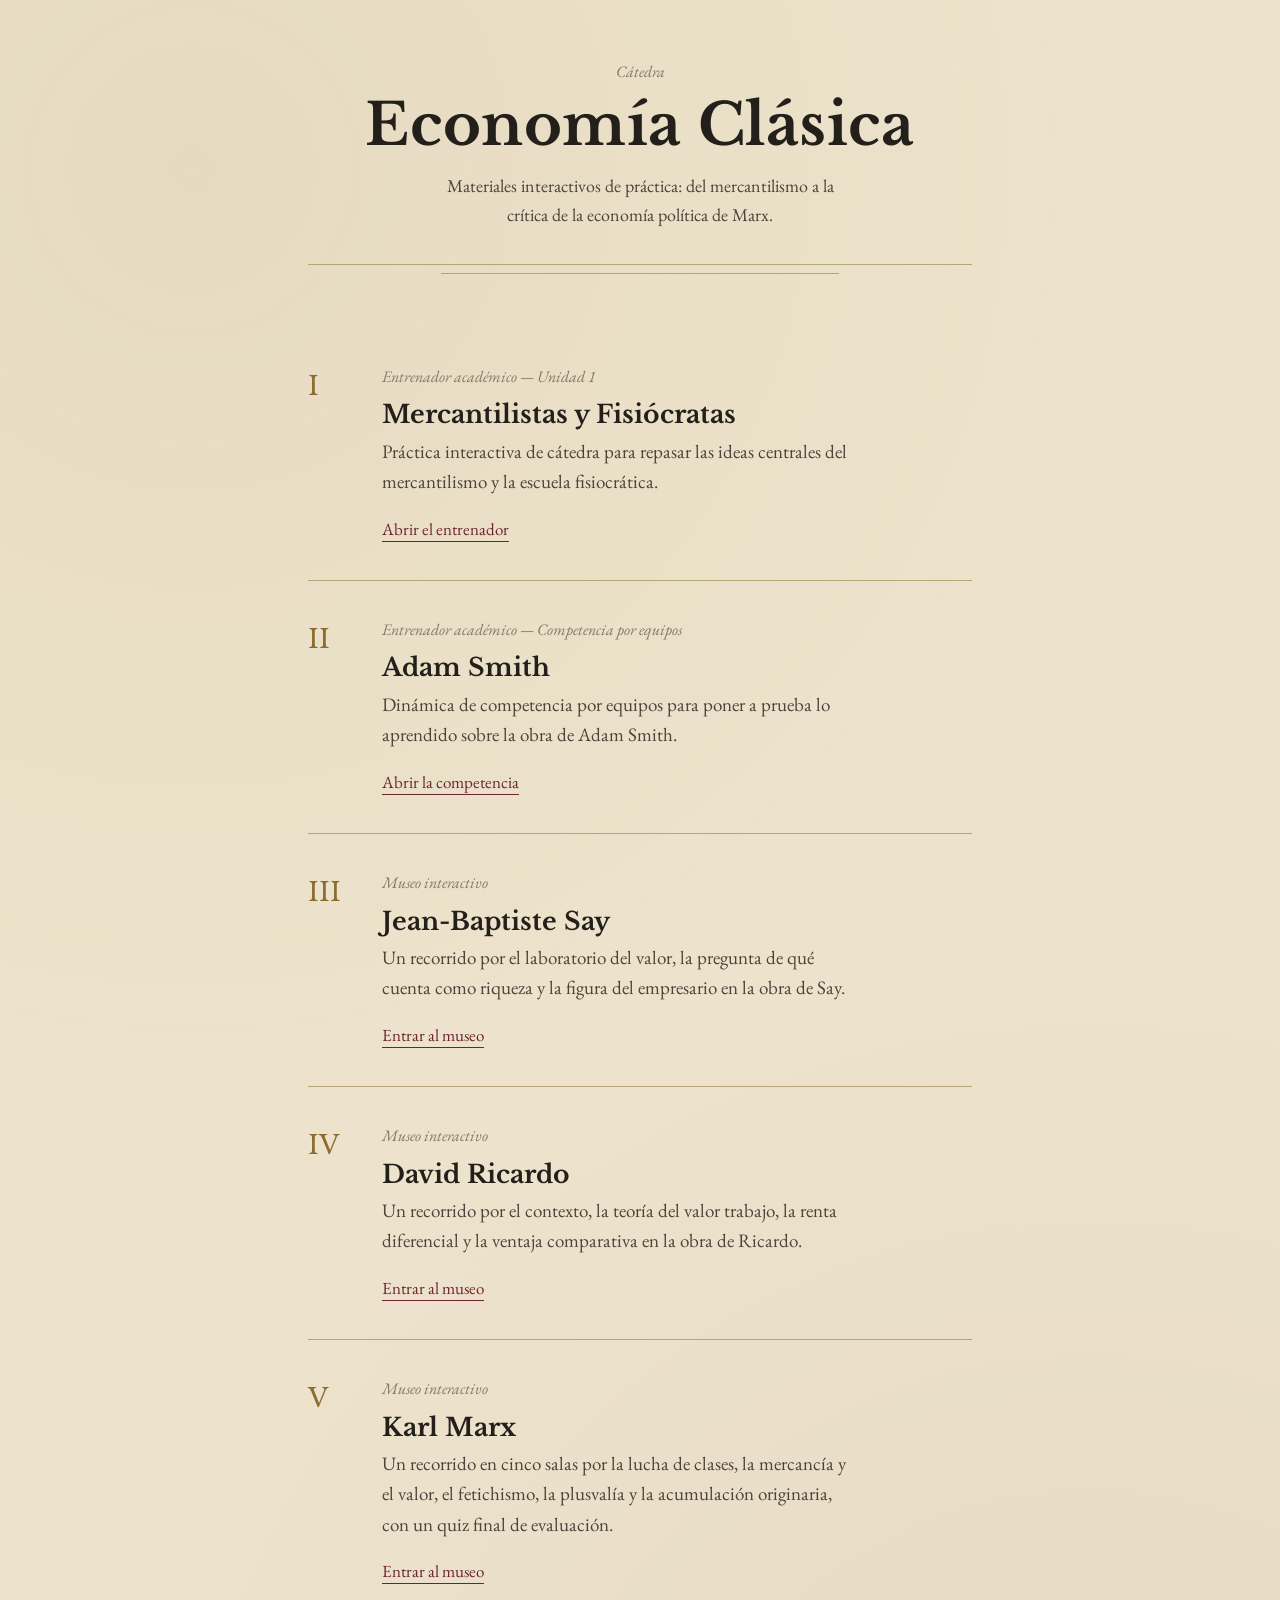
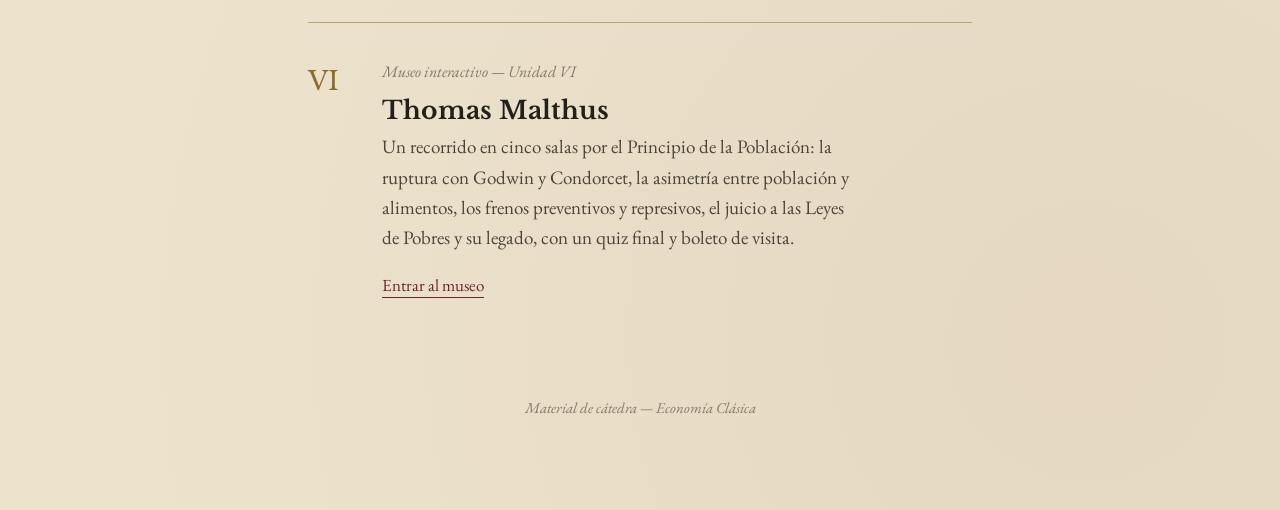
<file: index.html>
<!DOCTYPE html>
<html lang="es">
<head>
<meta charset="UTF-8">
<meta name="viewport" content="width=device-width, initial-scale=1.0">
<title>Economía Clásica — Materiales de cátedra</title>
<link rel="preconnect" href="https://fonts.googleapis.com">
<link rel="preconnect" href="https://fonts.gstatic.com" crossorigin>
<link href="https://fonts.googleapis.com/css2?family=Libre+Baskerville:ital,wght@0,400;0,700;1,400&family=EB+Garamond:ital,wght@0,400;0,500;1,400&display=swap" rel="stylesheet">
<style>
  :root{
    --paper:        #EDE3CC;
    --paper-deep:   #E2D5AF;
    --paper-shadow: #D8C79C;
    --ink:          #23201B;
    --ink-soft:     #4B443A;
    --ink-faint:    #857A66;
    --brass:        #8C6D2F;
    --brass-light:  #A9884A;
    --oxblood:      #6E2430;
    --line:         #B8A576;
  }

  *{ box-sizing: border-box; }

  html, body{
    margin:0; padding:0;
    background: var(--paper);
    color: var(--ink);
  }

  body{
    font-family: 'EB Garamond', Georgia, 'Times New Roman', serif;
    font-size: 19px;
    line-height: 1.6;
    -webkit-font-smoothing: antialiased;
    background-image:
      radial-gradient(circle at 15% 8%, rgba(140,109,47,0.07), transparent 40%),
      radial-gradient(circle at 85% 92%, rgba(110,36,48,0.06), transparent 45%);
  }

  .wrap{
    max-width: 720px;
    margin: 0 auto;
    padding: 6.5vh 28px 10vh;
  }

  /* ---------- Encabezado tipo portada ---------- */

  header{
    text-align: center;
    margin-bottom: 54px;
  }

  .kicker{
    font-family: 'EB Garamond', serif;
    font-style: italic;
    font-size: 16px;
    color: var(--ink-faint);
    margin: 0 0 10px;
  }

  h1{
    font-family: 'Libre Baskerville', Georgia, serif;
    font-weight: 700;
    font-size: clamp(2.4rem, 6vw, 3.6rem);
    line-height: 1.08;
    margin: 0 0 16px;
    letter-spacing: 0.01em;
  }

  .dek{
    font-size: 18px;
    color: var(--ink-soft);
    max-width: 46ch;
    margin: 0 auto;
  }

  .rule{
    border: none;
    height: 1px;
    background: var(--line);
    margin: 34px auto 0;
    width: 100%;
  }

  .rule-double{
    margin-top: 8px;
    width: 60%;
  }

  /* ---------- Listado de capítulos ---------- */

  .toc{
    margin-top: 8px;
  }

  .entry{
    display: grid;
    grid-template-columns: 52px 1fr;
    gap: 4px 22px;
    padding: 36px 0;
    border-bottom: 1px solid var(--line);
    align-items: start;
  }

  .entry:last-child{
    border-bottom: none;
  }

  .num{
    font-family: 'Libre Baskerville', Georgia, serif;
    font-size: 26px;
    color: var(--brass);
    padding-top: 2px;
  }

  .entry h2{
    font-family: 'Libre Baskerville', Georgia, serif;
    font-weight: 700;
    font-size: 25px;
    margin: 0 0 6px;
    line-height: 1.25;
  }

  .entry .tag{
    display: block;
    font-style: italic;
    color: var(--ink-faint);
    font-size: 16px;
    margin-bottom: 10px;
  }

  .entry p{
    margin: 0 0 16px;
    color: var(--ink-soft);
    max-width: 52ch;
  }

  .entry a.open{
    font-family: 'EB Garamond', serif;
    font-size: 17px;
    color: var(--oxblood);
    text-decoration: none;
    border-bottom: 1px solid var(--oxblood);
    padding-bottom: 1px;
    transition: opacity .15s ease;
  }

  .entry a.open:hover{
    opacity: 0.65;
  }

  .entry a.open:focus-visible{
    outline: 2px solid var(--brass);
    outline-offset: 4px;
  }

  /* ---------- Pie ---------- */

  footer{
    margin-top: 60px;
    text-align: center;
    font-size: 15px;
    color: var(--ink-faint);
    font-style: italic;
  }

  @media (max-width: 520px){
    body{ font-size: 17px; }
    .entry{
      grid-template-columns: 36px 1fr;
      gap: 2px 14px;
      padding: 28px 0;
    }
    .num{ font-size: 21px; }
    .entry h2{ font-size: 21px; }
  }

  @media (prefers-reduced-motion: reduce){
    .entry a.open{ transition: none; }
  }
</style>
</head>
<body>

  <div class="wrap">

    <header>
      <p class="kicker">Cátedra</p>
      <h1>Economía Clásica</h1>
      <p class="dek">Materiales interactivos de práctica: del mercantilismo a la crítica de la economía política de Marx.</p>
      <hr class="rule">
      <hr class="rule rule-double">
    </header>

    <main class="toc">

      <article class="entry">
        <div class="num">I</div>
        <div>
          <span class="tag">Entrenador académico — Unidad 1</span>
          <h2>Mercantilistas y Fisiócratas</h2>
          <p>Práctica interactiva de cátedra para repasar las ideas centrales del mercantilismo y la escuela fisiocrática.</p>
          <a class="open" href="unidad-1-mercantilistas-fisiocratas.html">Abrir el entrenador</a>
        </div>
      </article>

      <article class="entry">
        <div class="num">II</div>
        <div>
          <span class="tag">Entrenador académico — Competencia por equipos</span>
          <h2>Adam Smith</h2>
          <p>Dinámica de competencia por equipos para poner a prueba lo aprendido sobre la obra de Adam Smith.</p>
          <a class="open" href="competencia-adam-smith.html">Abrir la competencia</a>
        </div>
      </article>

      <article class="entry">
        <div class="num">III</div>
        <div>
          <span class="tag">Museo interactivo</span>
          <h2>Jean-Baptiste Say</h2>
          <p>Un recorrido por el laboratorio del valor, la pregunta de qué cuenta como riqueza y la figura del empresario en la obra de Say.</p>
          <a class="open" href="museo-jean-baptiste-say.html">Entrar al museo</a>
        </div>
      </article>

      <article class="entry">
        <div class="num">IV</div>
        <div>
          <span class="tag">Museo interactivo</span>
          <h2>David Ricardo</h2>
          <p>Un recorrido por el contexto, la teoría del valor trabajo, la renta diferencial y la ventaja comparativa en la obra de Ricardo.</p>
          <a class="open" href="museo-david-ricardo.html">Entrar al museo</a>
        </div>
      </article>

      <article class="entry">
        <div class="num">V</div>
        <div>
          <span class="tag">Museo interactivo</span>
          <h2>Karl Marx</h2>
          <p>Un recorrido en cinco salas por la lucha de clases, la mercancía y el valor, el fetichismo, la plusvalía y la acumulación originaria, con un quiz final de evaluación.</p>
          <a class="open" href="museo-karl-marx.html">Entrar al museo</a>
        </div>
      </article>

      <article class="entry">
        <div class="num">VI</div>
        <div>
          <span class="tag">Museo interactivo — Unidad VI</span>
          <h2>Thomas Malthus</h2>
          <p>Un recorrido en cinco salas por el Principio de la Población: la ruptura con Godwin y Condorcet, la asimetría entre población y alimentos, los frenos preventivos y represivos, el juicio a las Leyes de Pobres y su legado, con un quiz final y boleto de visita.</p>
          <a class="open" href="museo-malthus-unla/">Entrar al museo</a>
        </div>
      </article>

    </main>

    <footer>
      Material de cátedra — Economía Clásica
    </footer>

  </div>

</body>
</html>
</file>
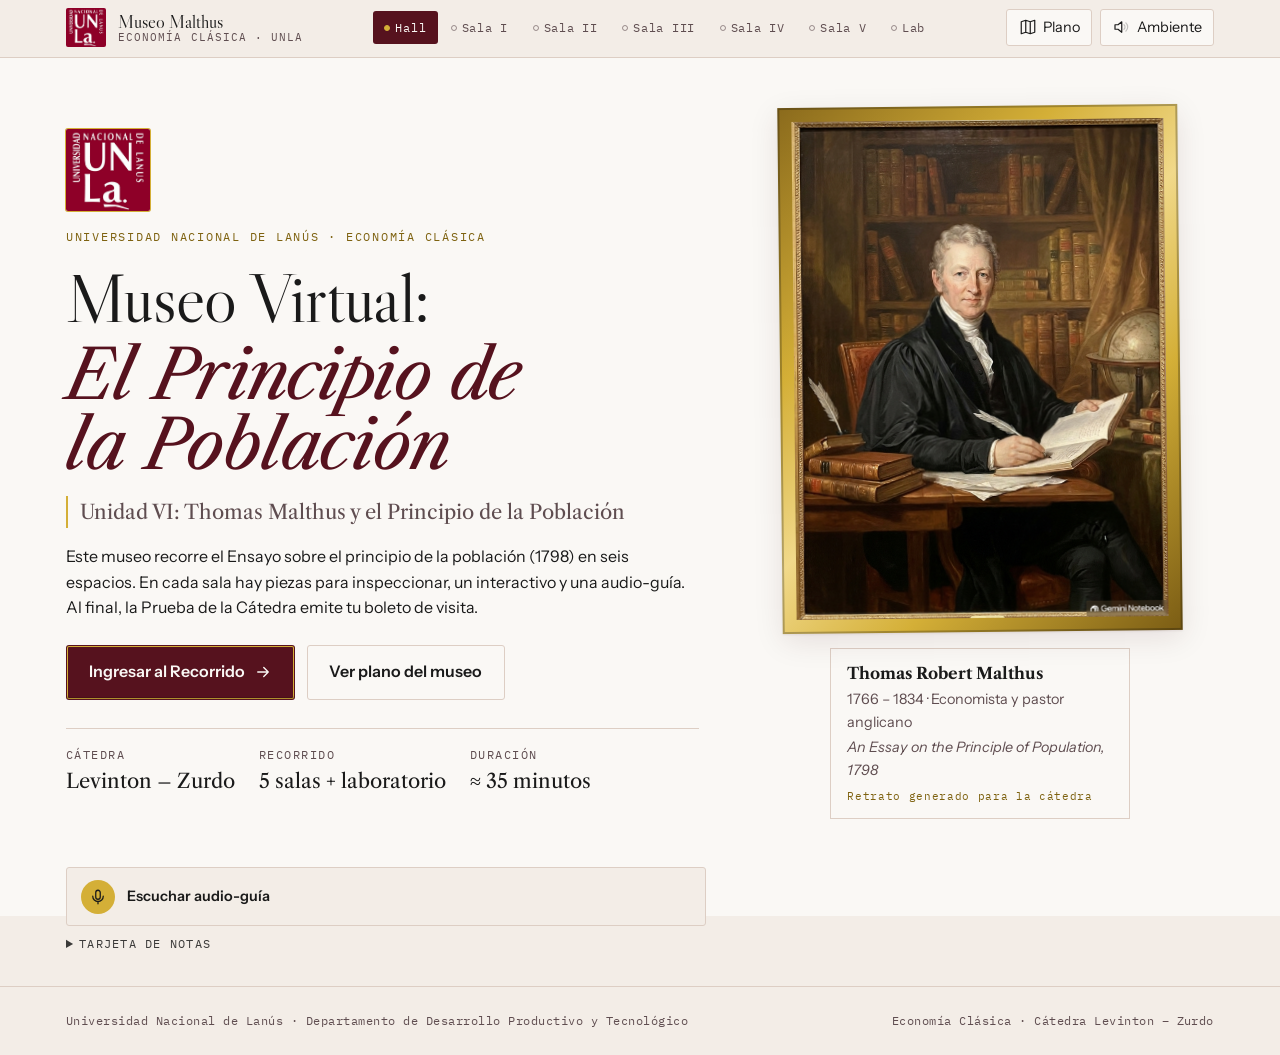
<file: museo-malthus-unla/index.html>
<!doctype html>
<html lang="es">
<head>
<meta charset="utf-8">
<meta name="viewport" content="width=device-width, initial-scale=1, viewport-fit=cover">
<title>Museo Malthus UNLa</title>
<meta name="claude:viewport-fit-sides" content="cover">
<meta name="description" content="Museo virtual interactivo sobre Thomas Malthus y el Principio de la Población. Economía Clásica, cátedra Levinton – Zurdo, Universidad Nacional de Lanús.">
<link rel="preconnect" href="https://fonts.googleapis.com">
<link rel="preconnect" href="https://fonts.gstatic.com" crossorigin>
<link rel="stylesheet" href="https://fonts.googleapis.com/css2?family=Libre+Caslon+Display&family=Libre+Caslon+Text:ital,wght@0,400;0,700;1,400&family=Instrument+Sans:wght@400;500;600;700&family=IBM+Plex+Mono:wght@400;500&display=swap">
<link rel="stylesheet" href="css/styles.css">
<link rel="stylesheet" href="css/museum-theme.css">
</head>
<body data-env="site">

<a class="skip" href="#museo">Saltar al contenido</a>

<!-- ============ Barra superior: identidad + salas + controles ============ -->
<header class="topbar" id="topbar">
  <div class="topbar__inner">
    <a class="brand" href="#hall" data-goto="hall" aria-label="Volver al Hall de Entrada">
      <img src="assets/unla-logo.png" alt="Logo de la Universidad Nacional de Lanús" width="40" height="39">
      <span class="brand__text">
        <span class="brand__name">Museo Malthus</span>
        <span class="brand__sub">Economía Clásica · UNLa</span>
      </span>
    </a>

    <nav class="roomnav" aria-label="Salas del museo">
      <ol class="roomnav__list" id="roomnav"><!-- generado por app.js --></ol>
    </nav>

    <div class="controls">
      <button class="ctrl" id="btn-plano" type="button" aria-haspopup="dialog">
        <svg viewBox="0 0 24 24" aria-hidden="true"><path d="M3 5l6-2 6 2 6-2v16l-6 2-6-2-6 2z M9 3v16 M15 5v16" fill="none" stroke="currentColor" stroke-width="1.6" stroke-linejoin="round"/></svg>
        <span>Plano</span>
      </button>
      <button class="ctrl" id="btn-ambiente" type="button" aria-pressed="false" title="Sonido ambiental de galería">
        <svg viewBox="0 0 24 24" aria-hidden="true"><path d="M4 9v6h4l5 4V5L8 9z" fill="none" stroke="currentColor" stroke-width="1.6" stroke-linejoin="round"/><path class="wave" d="M16 9a4 4 0 010 6M18.5 6.5a7.5 7.5 0 010 11" fill="none" stroke="currentColor" stroke-width="1.6" stroke-linecap="round"/></svg>
        <span>Ambiente</span>
      </button>
    </div>
  </div>
  <div class="progress" aria-hidden="true"><span id="progress-bar"></span></div>
</header>

<!-- ============ Contenedor de salas (cada <section> es una sala) ============ -->
<main id="museo" class="museo" tabindex="-1">

  <!-- HALL DE ENTRADA -->
  <section class="sala sala--hall" id="hall" data-sala="hall" aria-labelledby="t-hall">
    <div class="hall">
      <div class="hall__text">
        <img class="hall__logo" src="assets/unla-logo.png" alt="Universidad Nacional de Lanús" width="96" height="94">
        <p class="eyebrow" data-fill="inst"></p>
        <h1 class="hall__title" id="t-hall">Museo Virtual:<br><em>El Principio de la Población</em></h1>
        <p class="hall__unit" data-fill="unidad"></p>
        <p class="hall__lead" data-fill="bienvenida"></p>
        <div class="hall__actions">
          <a class="btn btn--primary" href="#sala-1" data-goto="sala-1" id="btn-ingresar">
            Ingresar al Recorrido
            <svg viewBox="0 0 24 24" aria-hidden="true"><path d="M5 12h14M13 6l6 6-6 6" fill="none" stroke="currentColor" stroke-width="1.8" stroke-linecap="round" stroke-linejoin="round"/></svg>
          </a>
          <button class="btn btn--ghost" type="button" data-open-plano>Ver plano del museo</button>
        </div>
        <dl class="hall__meta">
          <div><dt>Cátedra</dt><dd data-fill="catedra"></dd></div>
          <div><dt>Recorrido</dt><dd>5 salas + laboratorio</dd></div>
          <div><dt>Duración</dt><dd>≈ 35 minutos</dd></div>
        </dl>
      </div>

      <figure class="hall__portrait">
        <div class="frame">
          <img src="assets/malthus-portrait.png" alt="Retrato al óleo de Thomas Robert Malthus sentado frente a su escritorio, con libros, pluma y un globo terráqueo" width="660" height="884">
        </div>
        <figcaption class="label" data-fill="ficha"></figcaption>
      </figure>
    </div>
    <div class="audio-slot" data-audio="hall"></div>
  </section>

  <section class="sala" id="sala-1" data-sala="sala-1" aria-labelledby="t-sala-1" hidden></section>
  <section class="sala" id="sala-2" data-sala="sala-2" aria-labelledby="t-sala-2" hidden></section>
  <section class="sala" id="sala-3" data-sala="sala-3" aria-labelledby="t-sala-3" hidden></section>
  <section class="sala" id="sala-4" data-sala="sala-4" aria-labelledby="t-sala-4" hidden></section>
  <section class="sala" id="sala-5" data-sala="sala-5" aria-labelledby="t-sala-5" hidden></section>
  <section class="sala" id="lab"    data-sala="lab"    aria-labelledby="t-lab"    hidden></section>

</main>

<footer class="pie">
  <div class="pie__inner">
    <span>Universidad Nacional de Lanús · Departamento de Desarrollo Productivo y Tecnológico</span>
    <span>Economía Clásica · Cátedra Levinton – Zurdo</span>
  </div>
</footer>

<!-- ============ Plano del museo (Floor Plan) ============ -->
<dialog class="plano" id="plano" aria-labelledby="plano-title">
  <div class="plano__head">
    <div>
      <p class="eyebrow">Plano de planta</p>
      <h2 id="plano-title">Elegí una sala</h2>
    </div>
    <button class="ctrl ctrl--icon" type="button" data-close-plano aria-label="Cerrar plano">
      <svg viewBox="0 0 24 24" aria-hidden="true"><path d="M6 6l12 12M18 6L6 18" stroke="currentColor" stroke-width="1.8" stroke-linecap="round"/></svg>
    </button>
  </div>
  <div class="plano__map" id="plano-map"><!-- SVG generado por app.js --></div>
  <p class="plano__legend"><span class="dot dot--visto"></span> Sala visitada <span class="dot dot--aqui"></span> Estás aquí</p>
</dialog>

<!-- Aviso breve (toast) -->
<div class="toast" id="toast" role="status" aria-live="polite" hidden></div>

<!-- Orden: datos → módulos de sala → enrutador -->
<script src="js/museum-data.js"></script>
<script src="js/chart-simulator.js"></script>
<script src="js/quiz-engine.js"></script>
<script src="js/app.js"></script>
</body>
</html>
</file>
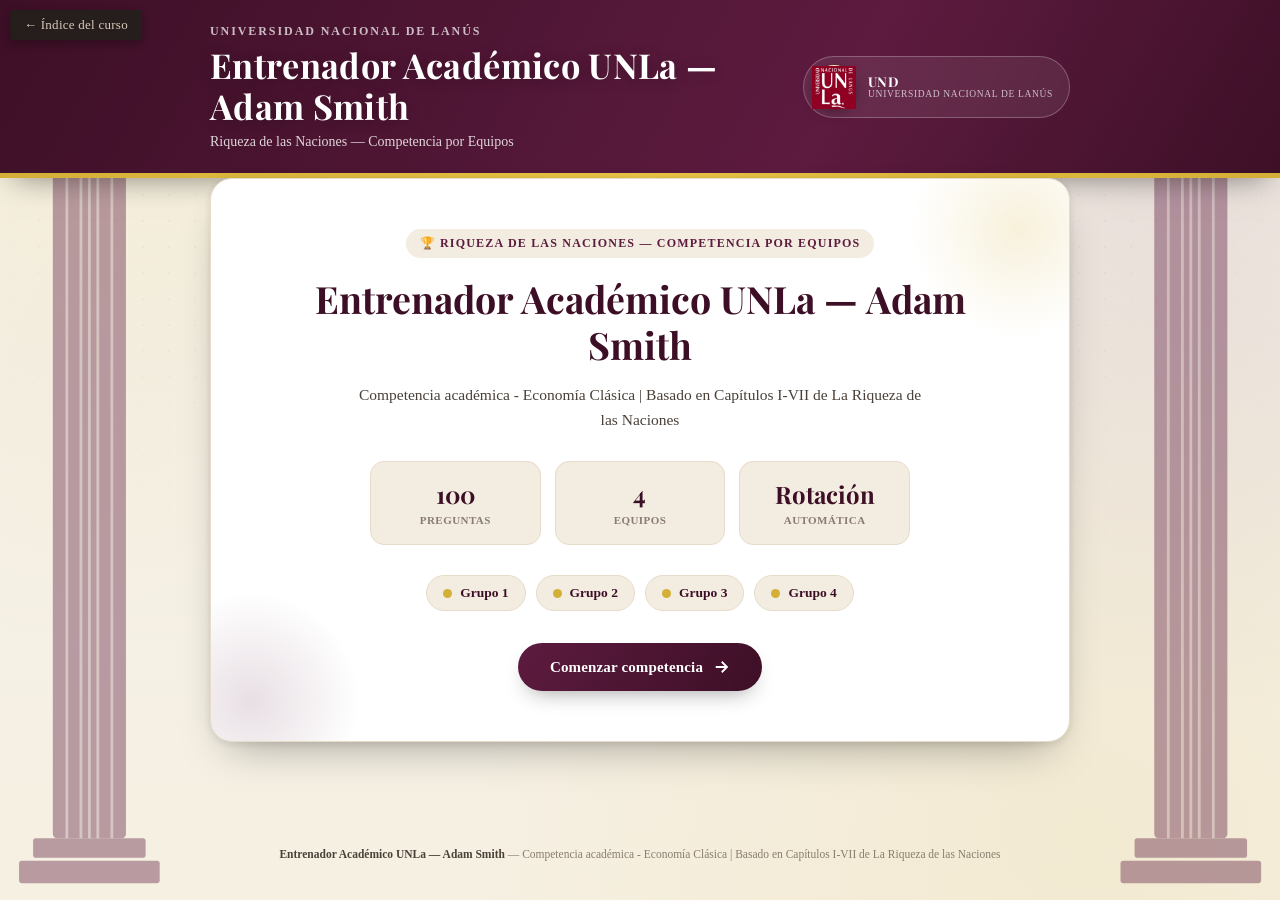
<file: competencia-adam-smith.html>
<!DOCTYPE html>
<html lang="es-AR">
<head>
<meta charset="UTF-8">
<meta name="viewport" content="width=device-width, initial-scale=1.0">
<title>Entrenador Académico — Competencia por Equipos</title>

<link rel="preconnect" href="https://fonts.googleapis.com">
<link rel="preconnect" href="https://fonts.gstatic.com" crossorigin>
<link href="https://fonts.googleapis.com/css2?family=Playfair+Display:wght@600;700;800&family=Georgia&display=swap" rel="stylesheet">

<style>
/* =====================================================================
   ENTRENADOR ACADÉMICO — COMPETENCIA POR EQUIPOS
   Motor genérico. El contenido (preguntas, título, equipos, colores) se
   inyecta en tiempo de ejecución desde QUIZ_CONFIG / QUIZ_QUESTIONS.
   Los colores son variables CSS para poder tematizar sin tocar este bloque.
   ===================================================================== */

:root{
  --color-primary:        #5D1B3F;
  --color-primary-dark:   #3D0F26;
  --color-secondary:      #D4AF37;
  --color-secondary-light:#E8C547;
  --color-bg:             #F5F1E8;
  --color-text:           #1A1A1A;

  --color-text-soft:    #4a4038;
  --color-text-faint:   #8a7d70;
  --color-surface:      #ffffff;
  --color-surface-alt:  #f3ece0;
  --color-border:       #e6dcc9;
  --color-success:      #1f7a3d;
  --color-success-bg:   #e8f5ec;
  --color-error:        #b3261e;
  --color-error-bg:     #fbeaea;

  --font-title: 'Playfair Display', Georgia, 'Times New Roman', serif;
  --font-body: Georgia, 'Times New Roman', serif;

  --radius-lg: 22px;
  --radius-md: 14px;
  --radius-sm: 9px;
  --shadow-card: 0 20px 45px -18px rgba(0,0,0,0.35), 0 2px 8px rgba(0,0,0,0.10);
  --shadow-soft: 0 8px 20px -10px rgba(0,0,0,0.25);
  --shadow-btn:  0 10px 22px -10px rgba(0,0,0,0.4);
  --max-width: 900px;
}

*, *::before, *::after{ box-sizing:border-box; }
html{ scroll-behavior:smooth; }
body{
  margin:0; min-height:100vh;
  font-family:var(--font-body);
  color:var(--color-text);
  background:var(--color-bg);
  -webkit-font-smoothing:antialiased;
  overflow-x:hidden;
}
img, svg{ display:block; max-width:100%; }
button{ font-family:inherit; cursor:pointer; }

/* ---------- FONDO ---------- */
.bg-layer{
  position:fixed; inset:0; z-index:-3;
  background:
    radial-gradient(circle at 10% 10%, rgba(212,175,55,0.10), transparent 40%),
    radial-gradient(circle at 92% 15%, rgba(93,27,63,0.10), transparent 42%),
    radial-gradient(circle at 85% 92%, rgba(212,175,55,0.10), transparent 45%),
    linear-gradient(180deg, #faf6ec 0%, var(--color-bg) 40%, #f6f0e2 100%);
}
.bg-grid{
  position:fixed; inset:0; z-index:-2; opacity:0.5;
  background-image: radial-gradient(rgba(93,27,63,0.08) 1px, transparent 1px);
  background-size: 26px 26px;
  mask-image: radial-gradient(ellipse 80% 60% at 50% 20%, black 40%, transparent 90%);
}

/* ---------- COLUMNAS GRIEGAS DECORATIVAS ---------- */
.greek-columns{
  position:fixed; top:0; bottom:0; width:min(14vw, 190px); z-index:-1;
  pointer-events:none; opacity:0.4;
  display:flex; align-items:flex-end; justify-content:center;
}
.greek-columns.left{ left:0; }
.greek-columns.right{ right:0; transform:scaleX(-1); }
.greek-columns svg{ height:100%; width:auto; }
@media (max-width: 1180px){ .greek-columns{ opacity:0.24; width:min(10vw, 130px); } }
@media (max-width: 880px){ .greek-columns{ display:none; } }

/* ---------- LAYOUT ---------- */
.app-shell{ position:relative; z-index:1; min-height:100vh; display:flex; flex-direction:column; }
.container{ width:100%; max-width:var(--max-width); margin:0 auto; padding:0 20px; }

/* ---------- ENCABEZADO ---------- */
.site-header{
  position:relative;
  background: linear-gradient(120deg, var(--color-primary-dark) 0%, var(--color-primary) 65%, var(--color-primary-dark) 100%);
  color:#fff; padding:24px 0 28px;
  box-shadow:0 12px 30px -14px rgba(0,0,0,0.5);
}
.site-header::after{
  content:""; position:absolute; left:0; right:0; bottom:0; height:5px;
  background:linear-gradient(90deg, var(--color-secondary) 0%, var(--color-secondary-light) 50%, var(--color-secondary) 100%);
}
.header-inner{ display:flex; align-items:center; justify-content:space-between; gap:20px; }
.header-text .eyebrow{
  font-size:12px; letter-spacing:0.16em; text-transform:uppercase;
  color:rgba(255,255,255,0.72); margin:0 0 6px; font-weight:600;
}
.header-text h1{
  font-family:var(--font-title); font-weight:700;
  font-size:clamp(1.4rem, 3.2vw, 2.15rem); margin:0; letter-spacing:0.01em; line-height:1.18;
  text-shadow:0 2px 14px rgba(0,0,0,0.25);
}
.header-text p.subtitle{ margin:8px 0 0; font-size:14px; color:rgba(255,255,255,0.82); font-weight:500; }

.logo-badge{
  flex-shrink:0; display:flex; align-items:center; gap:12px;
  background:rgba(255,255,255,0.08); border:1px solid rgba(255,255,255,0.25);
  padding:8px 16px 8px 8px; border-radius:100px; backdrop-filter:blur(6px);
}
.logo-badge .logo-mark{
  width:44px; height:44px; border-radius:50%; flex-shrink:0;
  background:radial-gradient(circle at 32% 28%, #fff8e2 0%, var(--color-secondary-light) 45%, var(--color-secondary) 100%);
  display:flex; align-items:center; justify-content:center;
  box-shadow:0 4px 14px rgba(0,0,0,0.3), inset 0 0 0 2px rgba(255,255,255,0.5);
}
.logo-badge .logo-mark svg{ width:26px; height:26px; }
.logo-badge .logo-text{ line-height:1.15; display:flex; flex-direction:column; }
.logo-badge .logo-text strong{ font-family:var(--font-title); font-size:13.5px; letter-spacing:0.02em; }
.logo-badge .logo-text span{ font-size:9.5px; letter-spacing:0.07em; text-transform:uppercase; color:rgba(255,255,255,0.7); }

@media (max-width: 620px){
  .header-inner{ flex-direction:column; align-items:flex-start; }
  .logo-badge{ align-self:flex-end; }
}

/* ---------- PANEL DE MARCADOR (visible solo durante el quiz) ---------- */
.progress-panel{
  position:sticky; top:0; z-index:20;
  background:rgba(245,241,232,0.92); backdrop-filter:blur(10px);
  border-bottom:1px solid var(--color-border);
  padding:13px 0; display:none;
}
.progress-panel.visible{ display:block; }

.progress-top-row{
  display:flex; align-items:center; justify-content:space-between;
  gap:14px; margin-bottom:9px; flex-wrap:wrap;
}
.progress-status{
  font-size:13px; font-weight:700; color:var(--color-primary);
  display:flex; align-items:center; gap:8px;
}
.progress-status .pct{ color:var(--color-text-faint); font-weight:600; }

.turn-badge{
  display:inline-flex; align-items:center; gap:7px;
  font-size:12.5px; font-weight:700; padding:6px 14px; border-radius:100px;
  background:linear-gradient(120deg, var(--color-secondary-light), var(--color-secondary));
  color:#3a2600;
  box-shadow:0 4px 12px -6px rgba(0,0,0,0.35);
}

.team-chips{ display:flex; gap:8px; flex-wrap:wrap; }
.team-chip{
  display:inline-flex; align-items:center; gap:7px;
  font-size:12px; font-weight:700; padding:5px 12px; border-radius:100px;
  background:var(--color-surface); border:1.5px solid var(--color-border);
  color:var(--color-text-soft);
}
.team-chip .rank{ color:var(--color-text-faint); font-weight:700; }
.team-chip.is-turn{
  border-color:var(--color-secondary);
  background:#fff8e6;
  color:var(--color-primary-dark);
}

.progress-track{
  width:100%; height:9px; border-radius:100px; background:var(--color-surface-alt);
  overflow:hidden; box-shadow:inset 0 1px 3px rgba(0,0,0,0.12);
}
.progress-fill{
  height:100%; width:0%; border-radius:100px;
  background:linear-gradient(90deg, var(--color-primary), var(--color-secondary));
  transition:width 0.5s cubic-bezier(.4,0,.2,1);
}

/* ---------- CONTENIDO PRINCIPAL ---------- */
main{ flex:1; padding:36px 0 70px; }
.screen{ display:none; animation:fadeUp 0.45s ease both; }
.screen.active{ display:block; }
@keyframes fadeUp{ from{ opacity:0; transform:translateY(14px);} to{ opacity:1; transform:translateY(0);} }

/* ---------- PANTALLA DE INICIO ---------- */
.hero-card{
  background:var(--color-surface); border-radius:var(--radius-lg); box-shadow:var(--shadow-card);
  padding:clamp(28px, 5vw, 50px); text-align:center; position:relative; overflow:hidden;
  border:1px solid var(--color-border);
}
.hero-card::before{
  content:""; position:absolute; top:-60px; right:-60px; width:220px; height:220px; border-radius:50%;
  background:radial-gradient(circle, rgba(212,175,55,0.18), transparent 70%);
}
.hero-card::after{
  content:""; position:absolute; bottom:-70px; left:-70px; width:220px; height:220px; border-radius:50%;
  background:radial-gradient(circle, rgba(93,27,63,0.14), transparent 70%);
}
.hero-kicker{
  display:inline-flex; align-items:center; gap:8px; font-size:12px; font-weight:700;
  letter-spacing:0.1em; text-transform:uppercase; color:var(--color-primary);
  background:var(--color-surface-alt); padding:7px 14px; border-radius:100px; margin-bottom:18px;
}
.hero-card h2{
  font-family:var(--font-title); font-size:clamp(1.6rem, 4vw, 2.35rem); color:var(--color-primary-dark);
  margin:0 0 14px; line-height:1.22;
}
.hero-card p.lead{
  font-size:15.5px; color:var(--color-text-soft); max-width:580px; margin:0 auto 28px; line-height:1.65;
}
.hero-stats{
  display:grid; grid-template-columns:repeat(3, 1fr); gap:14px; max-width:540px; margin:0 auto 30px;
}
.hero-stat{ background:var(--color-surface-alt); border-radius:var(--radius-md); padding:16px 10px; border:1px solid var(--color-border); }
.hero-stat strong{ display:block; font-family:var(--font-title); font-size:1.5rem; color:var(--color-primary-dark); }
.hero-stat span{ font-size:11px; color:var(--color-text-faint); font-weight:600; text-transform:uppercase; letter-spacing:0.04em; }

.teams-list{
  display:flex; flex-wrap:wrap; gap:10px; justify-content:center; max-width:600px; margin:0 auto 32px;
}
.team-pill{
  display:inline-flex; align-items:center; gap:8px; font-size:13.5px; font-weight:700;
  color:var(--color-primary-dark); background:var(--color-surface-alt);
  border:1.5px solid var(--color-border); border-radius:100px; padding:9px 16px;
}
.team-pill .dot{ width:9px; height:9px; border-radius:50%; background:var(--color-secondary); }

/* ---------- BOTONES ---------- */
.btn{
  border:none; border-radius:100px; padding:15px 32px; font-weight:700; font-size:15px;
  letter-spacing:0.01em; display:inline-flex; align-items:center; gap:9px;
  transition:transform 0.18s ease, box-shadow 0.18s ease, filter 0.18s ease;
}
.btn:active{ transform:translateY(1px) scale(0.98); }
.btn-primary{ color:#fff; background:linear-gradient(120deg, var(--color-primary) 0%, var(--color-primary-dark) 100%); box-shadow:var(--shadow-btn); }
.btn-primary:hover{ filter:brightness(1.1); transform:translateY(-2px); }
.btn-accent{ color:#3a2600; background:linear-gradient(120deg, var(--color-secondary-light) 0%, var(--color-secondary) 100%); box-shadow:0 10px 22px -10px rgba(212,175,55,0.6); }
.btn-accent:hover{ filter:brightness(1.05); transform:translateY(-2px); }
.btn-ghost{ color:var(--color-primary); background:var(--color-surface); border:1.5px solid var(--color-border); }
.btn-ghost:hover{ border-color:var(--color-secondary); color:var(--color-primary-dark); }
.btn:disabled{ opacity:0.45; cursor:not-allowed; transform:none !important; filter:none !important; }

/* ---------- TARJETA DE PREGUNTA ---------- */
.question-card{
  background:var(--color-surface); border-radius:var(--radius-lg); box-shadow:var(--shadow-card);
  border:1px solid var(--color-border); padding:clamp(24px, 4.5vw, 40px); position:relative; overflow:hidden;
}
.question-card::before{
  content:""; position:absolute; top:0; left:0; right:0; height:6px;
  background:linear-gradient(90deg, var(--color-primary), var(--color-secondary));
}
.card-meta{ display:flex; align-items:center; justify-content:space-between; flex-wrap:wrap; gap:10px; margin-bottom:16px; }
.meta-badge{
  display:inline-flex; align-items:center; gap:7px; font-size:11px; font-weight:700;
  letter-spacing:0.04em; text-transform:uppercase; padding:6px 13px; border-radius:100px;
  background:var(--color-surface-alt); color:var(--color-primary-dark); border:1px solid var(--color-border);
}
.type-badge{ font-size:11px; font-weight:700; padding:6px 13px; border-radius:100px; background:#f6ecd6; color:#7a5a00; }
.question-number{ font-family:var(--font-title); font-size:13px; color:var(--color-text-faint); font-weight:600; margin-bottom:8px; }
.question-text{ font-size:clamp(1.06rem, 2.4vw, 1.3rem); font-weight:700; line-height:1.5; color:var(--color-text); margin:0 0 24px; }

.multi-hint{
  display:inline-flex; align-items:center; gap:6px; font-size:12.5px; color:#7a5a00;
  background:#fbf2da; border:1px solid #eeddab; padding:6px 12px; border-radius:9px; margin:-12px 0 18px; font-weight:600;
}

.options{ display:grid; gap:12px; margin-bottom:8px; }
.option-btn{
  display:flex; align-items:center; gap:14px; width:100%; text-align:left;
  background:var(--color-surface); border:1.75px solid var(--color-border); border-radius:var(--radius-md);
  padding:14px 16px; font-size:14.5px; font-weight:500; color:var(--color-text);
  transition:border-color 0.16s ease, transform 0.12s ease, background 0.16s ease, box-shadow 0.16s ease; line-height:1.45;
}
.option-btn:hover:not(:disabled){
  border-color:var(--color-secondary); background:#fdf9ef; transform:translateY(-1px);
  box-shadow:0 8px 18px -12px rgba(212,175,55,0.5);
}
.option-btn:disabled{ cursor:default; }
.option-letter{
  flex-shrink:0; width:32px; height:32px; border-radius:9px; background:var(--color-surface-alt);
  color:var(--color-primary-dark); font-family:var(--font-title); font-weight:700; font-size:14px;
  display:flex; align-items:center; justify-content:center; transition:background 0.16s ease, color 0.16s ease;
}
.option-text{ flex:1; }
.option-icon{ flex-shrink:0; width:22px; height:22px; opacity:0; transform:scale(0.6); transition:opacity 0.16s ease, transform 0.16s ease; }

.option-btn.picked{ border-color:var(--color-secondary); background:#fdf6e3; }
.option-btn.picked .option-letter{ background:var(--color-secondary); color:#3a2600; }
.option-btn.is-correct{ border-color:var(--color-success); background:var(--color-success-bg); }
.option-btn.is-correct .option-letter{ background:var(--color-success); color:#fff; }
.option-btn.is-correct .option-icon{ opacity:1; transform:scale(1); }
.option-btn.is-wrong{ border-color:var(--color-error); background:var(--color-error-bg); }
.option-btn.is-wrong .option-letter{ background:var(--color-error); color:#fff; }
.option-btn.is-wrong .option-icon{ opacity:1; transform:scale(1); }
.option-btn.is-dim{ opacity:0.55; }

@keyframes correctPulse{ 0%{ box-shadow:0 0 0 0 rgba(31,122,61,0.35);} 70%{ box-shadow:0 0 0 14px rgba(31,122,61,0);} 100%{ box-shadow:0 0 0 0 rgba(31,122,61,0);} }
.option-btn.is-correct.pulse{ animation:correctPulse 0.7s ease-out; }
@keyframes shakeX{ 10%,90%{transform:translateX(-1px);} 20%,80%{transform:translateX(2px);} 30%,50%,70%{transform:translateX(-4px);} 40%,60%{transform:translateX(4px);} }
.option-btn.is-wrong.shake{ animation:shakeX 0.5s; }

.action-row{ display:flex; justify-content:space-between; align-items:center; gap:12px; margin-top:6px; flex-wrap:wrap; }
.action-row .spacer{ flex:1; }

.feedback-panel{ margin-top:22px; border-radius:var(--radius-md); padding:18px 20px; display:none; animation:fadeUp 0.4s ease both; }
.feedback-panel.show{ display:block; }
.feedback-panel.correct{ background:var(--color-success-bg); border:1px solid #bfe0c8; }
.feedback-panel.incorrect{ background:var(--color-error-bg); border:1px solid #f0c4c1; }
.feedback-title{ display:flex; align-items:center; gap:9px; font-family:var(--font-title); font-weight:700; font-size:16px; margin-bottom:8px; }
.feedback-panel.correct .feedback-title{ color:var(--color-success); }
.feedback-panel.incorrect .feedback-title{ color:var(--color-error); }
.feedback-explanation{ font-size:13.5px; line-height:1.6; color:var(--color-text-soft); border-left:3px solid rgba(93,27,63,0.2); padding-left:12px; }
.feedback-explanation strong{ color:var(--color-text); }

.next-row{ display:flex; justify-content:flex-end; margin-top:22px; }

/* ---------- PANTALLA DE RESULTADOS ---------- */
.results-card{
  background:var(--color-surface); border-radius:var(--radius-lg); box-shadow:var(--shadow-card);
  border:1px solid var(--color-border); padding:clamp(28px, 5vw, 50px); text-align:center; position:relative; overflow:hidden;
}
.results-title{ font-family:var(--font-title); font-size:clamp(1.5rem, 3.6vw, 2rem); color:var(--color-primary-dark); margin:6px 0 10px; }
.results-message{ font-size:15px; color:var(--color-text-soft); max-width:540px; margin:0 auto 30px; line-height:1.65; }

.winner-banner{
  display:inline-flex; align-items:center; gap:12px; margin:0 auto 26px; padding:16px 28px; border-radius:100px;
  background:linear-gradient(120deg, var(--color-secondary-light), var(--color-secondary));
  color:#3a2600; font-family:var(--font-title); font-weight:700; font-size:1.05rem;
  box-shadow:0 14px 30px -12px rgba(212,175,55,0.6);
}
.winner-banner svg{ width:28px; height:28px; flex-shrink:0; }

.ranking-list{ text-align:left; max-width:560px; margin:0 auto 8px; display:grid; gap:10px; }
.ranking-row{
  display:flex; align-items:center; gap:14px; background:var(--color-surface-alt);
  border:1px solid var(--color-border); border-radius:var(--radius-md); padding:13px 18px;
}
.ranking-row.rank-1{ border-color:var(--color-secondary); background:#fdf6e3; }
.ranking-rank{
  flex-shrink:0; width:36px; height:36px; border-radius:50%; display:flex; align-items:center; justify-content:center;
  font-family:var(--font-title); font-weight:700; font-size:14px; background:var(--color-surface); color:var(--color-text-soft);
  border:1.5px solid var(--color-border);
}
.ranking-row.rank-1 .ranking-rank{ background:var(--color-secondary); color:#3a2600; border-color:transparent; }
.ranking-row.rank-2 .ranking-rank{ background:#c9d2da; color:#2a333c; border-color:transparent; }
.ranking-row.rank-3 .ranking-rank{ background:#d8a874; color:#4a2e0d; border-color:transparent; }
.ranking-name{ flex:1; font-weight:700; font-size:14.5px; color:var(--color-text); }
.ranking-detail{ font-size:11.5px; color:var(--color-text-faint); font-weight:600; }
.ranking-score{ font-family:var(--font-title); font-weight:700; font-size:1.25rem; color:var(--color-primary-dark); min-width:38px; text-align:right; }

.results-actions{ display:flex; gap:12px; justify-content:center; flex-wrap:wrap; margin-top:28px; }

/* ---------- FOOTER ---------- */
.site-footer{ text-align:center; padding:24px 20px 40px; font-size:11.5px; color:var(--color-text-faint); }
.site-footer strong{ color:var(--color-text-soft); }

/* ---------- CONFETI ---------- */
.confetti-layer{ position:fixed; inset:0; pointer-events:none; z-index:200; overflow:hidden; }
.confetti-piece{
  position:absolute; top:-20px; width:8px; height:14px; opacity:0.95; border-radius:2px;
  animation-name:confettiFall; animation-timing-function:cubic-bezier(.25,.46,.45,.94); animation-fill-mode:forwards;
}
@keyframes confettiFall{ 0%{ transform:translateY(0) rotate(0deg); opacity:1;} 100%{ transform:translateY(105vh) rotate(540deg); opacity:0;} }

/* ---------- UTILIDADES ---------- */
.sr-only{ position:absolute; width:1px; height:1px; padding:0; margin:-1px; overflow:hidden; clip:rect(0,0,0,0); white-space:nowrap; border:0; }
:focus-visible{ outline:3px solid var(--color-secondary); outline-offset:2px; }

@media (max-width: 600px){
  .hero-stats{ grid-template-columns:1fr 1fr; }
  .btn{ padding:13px 22px; font-size:14px; }
  main{ padding:24px 0 50px; }
  .question-card, .hero-card, .results-card{ border-radius:16px; }
}
</style>
</head>
<body>
<a href="index.html" style="position:fixed;top:10px;left:10px;z-index:99999;font-family:Georgia,'Times New Roman',serif;font-size:13px;letter-spacing:.02em;background:#23201B;color:#EDE3CC;padding:7px 14px;border-radius:3px;text-decoration:none;box-shadow:0 3px 10px rgba(0,0,0,.35);opacity:.88;">&larr; Índice del curso</a>

<div class="bg-layer" aria-hidden="true"></div>
<div class="bg-grid" aria-hidden="true"></div>

<div class="greek-columns left" aria-hidden="true">
  <svg viewBox="0 0 120 640" preserveAspectRatio="xMidYMax meet">
    <g fill="#5D1B3F">
      <rect x="10" y="612" width="100" height="16" rx="2"/>
      <rect x="20" y="596" width="80" height="14" rx="2"/>
      <rect x="34" y="120" width="52" height="476" rx="3"/>
      <g stroke="#F5F1E8" stroke-width="2" opacity="0.5">
        <line x1="44" y1="120" x2="44" y2="596"/><line x1="54" y1="120" x2="54" y2="596"/>
        <line x1="60" y1="120" x2="60" y2="596"/><line x1="66" y1="120" x2="66" y2="596"/>
        <line x1="76" y1="120" x2="76" y2="596"/>
      </g>
      <rect x="18" y="96" width="84" height="18" rx="3"/>
      <circle cx="30" cy="94" r="12"/><circle cx="90" cy="94" r="12"/>
      <rect x="24" y="80" width="72" height="16" rx="4"/>
      <rect x="6" y="74" width="108" height="10" rx="3"/>
    </g>
  </svg>
</div>
<div class="greek-columns right" aria-hidden="true">
  <svg viewBox="0 0 120 640" preserveAspectRatio="xMidYMax meet">
    <g fill="#5D1B3F">
      <rect x="10" y="612" width="100" height="16" rx="2"/>
      <rect x="20" y="596" width="80" height="14" rx="2"/>
      <rect x="34" y="120" width="52" height="476" rx="3"/>
      <g stroke="#F5F1E8" stroke-width="2" opacity="0.5">
        <line x1="44" y1="120" x2="44" y2="596"/><line x1="54" y1="120" x2="54" y2="596"/>
        <line x1="60" y1="120" x2="60" y2="596"/><line x1="66" y1="120" x2="66" y2="596"/>
        <line x1="76" y1="120" x2="76" y2="596"/>
      </g>
      <rect x="18" y="96" width="84" height="18" rx="3"/>
      <circle cx="30" cy="94" r="12"/><circle cx="90" cy="94" r="12"/>
      <rect x="24" y="80" width="72" height="16" rx="4"/>
      <rect x="6" y="74" width="108" height="10" rx="3"/>
    </g>
  </svg>
</div>

<div class="app-shell">
  <header class="site-header">
    <div class="container header-inner">
      <div class="header-text">
        <p class="eyebrow" id="hdrEyebrow">Institución</p>
        <h1 id="hdrTitle">Entrenador Académico</h1>
        <p class="subtitle" id="hdrSubtitle">Competencia por equipos</p>
      </div>
      <div class="logo-badge">
        <span class="logo-mark">
          <img src="[data-uri]" alt="Logo UNLa" style="width:100%;height:100%;object-fit:contain;">
        </span>
        <span class="logo-text">
          <strong id="hdrLogoShort">EA</strong>
          <span id="hdrLogoLong">Competencia académica</span>
        </span>
      </div>
    </div>
  </header>

  <div class="progress-panel" id="progressPanel">
    <div class="container">
      <div class="progress-top-row">
        <div class="progress-status">
          <span id="progressLabel">Pregunta 1 de 1</span>
          <span class="pct" id="progressPct">· 0% completado</span>
        </div>
        <div class="turn-badge" id="turnBadge">Turno: —</div>
      </div>
      <div class="team-chips" id="teamChips" style="margin-bottom:9px;"></div>
      <div class="progress-track"><div class="progress-fill" id="progressFill"></div></div>
    </div>
  </div>

  <main class="container">

    <section class="screen active" id="screen-start">
      <div class="hero-card">
        <span class="hero-kicker" id="startKicker">🏆 Competencia por equipos</span>
        <h2 id="startTitle">Poné a prueba a tus equipos</h2>
        <p class="lead" id="startLead">Preparate para la competencia.</p>

        <div class="hero-stats">
          <div class="hero-stat"><strong id="statTotalQuestions">0</strong><span>Preguntas</span></div>
          <div class="hero-stat"><strong id="statTotalTeams">0</strong><span>Equipos</span></div>
          <div class="hero-stat"><strong id="statRotation">Rotación</strong><span>Automática</span></div>
        </div>

        <div class="teams-list" id="teamsList"></div>

        <button class="btn btn-primary" id="btnStart">
          Comenzar competencia
          <svg width="18" height="18" viewBox="0 0 24 24" fill="none" stroke="currentColor" stroke-width="2.4"><path d="M5 12h14M13 5l7 7-7 7"/></svg>
        </button>
      </div>
    </section>

    <section class="screen" id="screen-quiz">
      <div class="question-card" id="questionCard">
        <div class="card-meta">
          <span class="meta-badge" id="partBadge">Bloque</span>
          <span class="type-badge" id="typeBadge">Opción múltiple</span>
        </div>
        <div class="question-number" id="questionNumber">Pregunta 1</div>
        <h2 class="question-text" id="questionText">Cargando pregunta…</h2>
        <div class="multi-hint" id="multiHint" style="display:none;">☑ Esta pregunta tiene más de una respuesta correcta. Seleccioná todas las que correspondan.</div>

        <div class="options" id="optionsList" role="list" aria-live="polite"></div>

        <div class="action-row">
          <button class="btn btn-ghost" id="btnSkip">Saltar (sin responder)</button>
          <span class="spacer"></span>
          <button class="btn btn-accent" id="btnConfirmMulti" style="display:none;" disabled>Confirmar respuesta</button>
        </div>

        <div class="feedback-panel" id="feedbackPanel" aria-live="polite">
          <div class="feedback-title" id="feedbackTitle"></div>
          <div class="feedback-explanation" id="feedbackExplanation"></div>
        </div>

        <div class="next-row">
          <button class="btn btn-primary" id="btnNext" style="display:none;">
            Siguiente pregunta
            <svg width="16" height="16" viewBox="0 0 24 24" fill="none" stroke="currentColor" stroke-width="2.6"><path d="M5 12h14M13 5l7 7-7 7"/></svg>
          </button>
        </div>
      </div>
    </section>

    <section class="screen" id="screen-results">
      <div class="results-card">
        <div class="winner-banner" id="winnerBanner">
          <svg viewBox="0 0 24 24" fill="none" stroke="#3a2600" stroke-width="1.7"><path d="M8 4h8v5a4 4 0 01-8 0V4z"/><path d="M8 5H5.5A1.5 1.5 0 004 6.5c0 1.9 1.4 3.4 3.2 3.7"/><path d="M16 5h2.5A1.5 1.5 0 0120 6.5c0 1.9-1.4 3.4-3.2 3.7"/><path d="M12 13v3"/><path d="M9 20h6"/></svg>
          <span id="winnerText">¡Equipo ganador!</span>
        </div>

        <h2 class="results-title" id="resultsTitle">Competencia finalizada</h2>
        <p class="results-message" id="resultsMessage">Clasificación final:</p>

        <div class="ranking-list" id="rankingList"></div>

        <div class="results-actions">
          <button class="btn btn-primary" id="btnRestart">Reiniciar competencia</button>
        </div>
      </div>
    </section>

  </main>

  <footer class="site-footer">
    <strong id="footerStrong">Entrenador Académico</strong> <span id="footerText"></span>
  </footer>
</div>

<div class="confetti-layer" id="confettiLayer" aria-hidden="true"></div>

<script>
/* =====================================================================
   DATOS INYECTADOS POR scripts/build_quiz_html.py
   No editar manualmente estas dos líneas: son reemplazadas por el script.
   ===================================================================== */
const QUIZ_QUESTIONS = [{"id": 1, "type": "single", "question": "¿En qué etapa del desarrollo económico escribe Adam Smith La Riqueza de las Naciones (1776)?", "options": [{"text": "El predominio de la gran industria automatizada y el uso generalizado de la máquina de vapor.", "correct": false}, {"text": "La coexistencia de la producción artesanal, la industria doméstica y la manufactura manual.", "correct": true}, {"text": "El feudalismo agrario tardío sin presencia de relaciones asalariadas de producción.", "correct": false}, {"text": "El capitalismo monopolista de corporaciones multinacionales financieras.", "correct": false}], "explanation": "Smith escribe durante la coexistencia de la producción artesanal, industria doméstica y manufactura manual, previo a la completa industrialización.", "part": "Bloque 1: Contexto y rupturas conceptuales"}, {"id": 2, "type": "single", "question": "¿Por qué se considera a La Riqueza de las Naciones como el punto de inicio de la Economía Política clásica?", "options": [{"text": "Porque describe con precisión matemática los balances comerciales de Escocia.", "correct": false}, {"text": "Porque es la primera reflexión global de la economía como disciplina científica autónoma, diferenciada de la ética, la teología y la jurisprudencia.", "correct": true}, {"text": "Por proponer por primera vez la abolición total del Estado y de la propiedad privada.", "correct": false}, {"text": "Porque fue un panfleto escrito por encargo de la burguesía industrial de Kirkcaldy.", "correct": false}], "explanation": "Smith inaugura la economía como disciplina científica autónoma, separada de la ética y teología escolástica.", "part": "Bloque 1: Contexto y rupturas conceptuales"}, {"id": 3, "type": "single", "question": "¿Cuál es la principal ruptura conceptual de Adam Smith con la escuela Mercantilista?", "options": [{"text": "Smith sostiene que la riqueza proviene exclusivamente de la acumulación de metales preciosos.", "correct": false}, {"text": "Smith afirma que la riqueza real consiste en el flujo anual de bienes consumibles generados por el trabajo de la nación.", "correct": true}, {"text": "Smith promueve la intervención colonialista y el proteccionismo de la balanza comercial.", "correct": false}, {"text": "Smith descarta que el trabajo humano tenga alguna relación con el valor de los bienes.", "correct": false}], "explanation": "Smith rechaza el metalismo mercantilista, proponiendo que la riqueza consiste en el flujo anual de bienes consumibles generados por el trabajo.", "part": "Bloque 1: Contexto y rupturas conceptuales"}, {"id": 4, "type": "single", "question": "¿Cuál es la principal ruptura conceptual de Adam Smith con la escuela Fisiócrata francesa?", "options": [{"text": "Considerar al trabajo industrial y manufacturero como estéril e improductivo.", "correct": false}, {"text": "Sostener que la tierra es la única fuente de producto neto y excedente real.", "correct": false}, {"text": "Generalizar el concepto de riqueza al trabajo social global, abarcando tanto la producción agrícola como la industrial.", "correct": true}, {"text": "Prohibir el libre comercio exterior de granos y alimentos agrícolas.", "correct": false}], "explanation": "Smith supera la fisiocracia generalizando el concepto de riqueza a todo el trabajo social global, no solo al trabajo agrícola.", "part": "Bloque 1: Contexto y rupturas conceptuales"}, {"id": 5, "type": "single", "question": "¿Cuál es la noción revolucionaria de riqueza planteada por Smith en la primera frase de su obra?", "options": [{"text": "Un stock inerte de metales preciosos atesorados en las arcas del Soberano.", "correct": false}, {"text": "Un flujo anual per cápita de bienes de consumo derivado del trabajo anual de la nación.", "correct": true}, {"text": "La propiedad de tierras fértiles e improductivas por parte del clero feudal.", "correct": false}, {"text": "El volumen total de importaciones de bienes de lujo de origen extranjero.", "correct": false}], "explanation": "Smith define la riqueza como un flujo dinámico de bienes de consumo, no como un stock estático de metales preciosos.", "part": "Bloque 1: Contexto y rupturas conceptuales"}, {"id": 6, "type": "single", "question": "De acuerdo con la Ilustración escocesa en la que se inscribe Smith, ¿cuál es la naturaleza de las leyes económicas?", "options": [{"text": "Normativas éticas y religiosas dictadas por la teología escolástica para buscar el 'precio justo'.", "correct": false}, {"text": "Leyes naturales e inmanentes, gobernadas por la razón y la conducta humana libre, independientes de la moral divina.", "correct": true}, {"text": "Decretos estatales impuestos por el Soberano para regular minuciosamente la producción urbana.", "correct": false}, {"text": "Acuerdos explícitos de un contrato social formal firmado por los individuos en la antigüedad.", "correct": false}], "explanation": "Smith hereda de la Ilustración escocesa la idea de que las leyes económicas son leyes naturales independientes de la moral divina.", "part": "Bloque 1: Contexto y rupturas conceptuales"}, {"id": 7, "type": "single", "question": "¿Cómo ilustra la metáfora de la 'mano invisible' en Adam Smith el funcionamiento del mercado?", "options": [{"text": "El Estado debe coordinar y planificar de forma invisible la vida económica de los individuos.", "correct": false}, {"text": "La competencia de mercado canaliza el interés egoísta individual hacia el bienestar general y el abastecimiento social espontáneo.", "correct": true}, {"text": "Los capitalistas conspiran en secreto para fijar los precios de mercado en contra de los consumidores.", "correct": false}, {"text": "Las fuerzas divinas intervienen directamente en el mercado para castigar a los usureros.", "correct": false}], "explanation": "La mano invisible muestra cómo el egoísmo individual, guiado por la competencia, genera un beneficio social no intencional.", "part": "Bloque 1: Contexto y rupturas conceptuales"}, {"id": 8, "type": "single", "question": "¿Por qué Adam Smith inicia su investigación abordando la División del Trabajo?", "options": [{"text": "Desea explicar las leyes que rigen los precios financieros internacionales.", "correct": false}, {"text": "Quiere analizar las causas del crecimiento económico y el aumento exponencial de la productividad del trabajo.", "correct": true}, {"text": "Busca justificar por qué los obreros deben trabajar jornadas de 16 horas diarias.", "correct": false}, {"text": "Considera que el dinero es la causa primera del desarrollo histórico de las naciones.", "correct": false}], "explanation": "La división del trabajo es el fundamento del crecimiento económico y la productividad en la teoría de Smith.", "part": "Bloque 2: La División del Trabajo"}, {"id": 9, "type": "single", "question": "¿Qué demuestra Smith mediante el ejemplo de la manufactura de alfileres?", "options": [{"text": "Que cada obrero trabaje de forma aislada e independiente en su propio domicilio.", "correct": false}, {"text": "Que la división técnica del trabajo permite multiplicar la productividad a 4.800 alfileres diarios por obrero mediante 18 operaciones sencillas.", "correct": true}, {"text": "Que se debe abaratar los costos empleando únicamente mano de obra infantil sin entrenamiento.", "correct": false}, {"text": "Que se reduce la producción a un solo alfiler al día para elevar su valor de cambio.", "correct": false}], "explanation": "El ejemplo de los alfileres muestra cómo la descomposición del proceso en operaciones sencillas multiplica enormemente la productividad.", "part": "Bloque 2: La División del Trabajo"}, {"id": 10, "type": "single", "question": "¿Cuáles son los tres motivos que explican el aumento de la productividad derivado de la División del Trabajo según Smith?", "options": [{"text": "La reducción de la jornada laboral, la eliminación de los impuestos y el libre comercio de materias primas.", "correct": false}, {"text": "El aumento de la destreza del trabajador, el ahorro de tiempos muertos al cambiar de tarea y la invención de maquinaria simplificadora.", "correct": true}, {"text": "La supervisión constante del capitalista, el uso de la energía eléctrica y la extensión del crédito industrial.", "correct": false}, {"text": "El incremento de los salarios reales, la educación pública y la disminución del esfuerzo físico del obrero.", "correct": false}], "explanation": "Smith identifica tres factores: mayor destreza, ahorro de tiempo, e invención de máquinas.", "part": "Bloque 2: La División del Trabajo"}, {"id": 11, "type": "single", "question": "¿Cuál es el ejemplo utilizado por Smith para ilustrar el aumento de la 'destreza y habilidad del operario'?", "options": [{"text": "Un tejedor rural que maneja simultáneamente su telar y cultiva su granja.", "correct": false}, {"text": "Los muchachos forjadores de clavos de menos de veinte años que logran fabricar más de 2.300 clavos al día.", "correct": true}, {"text": "Un filósofo académico que reflexiona sobre el movimiento planetario.", "correct": false}, {"text": "Un minero de carbón que extrae el mineral en las profundidades de la tierra.", "correct": false}], "explanation": "Smith usa el ejemplo de los forjadores de clavos para demostrar cómo la especialización desarrolla destreza extraordinaria.", "part": "Bloque 2: La División del Trabajo"}, {"id": 12, "type": "single", "question": "¿Qué contradicción teórica presenta Smith respecto al 'obrero inventor' según el análisis de Kicillof?", "options": [{"text": "En el Capítulo I presenta al obrero inventando máquinas idílicamente, mientras en el Libro V reconoce que la división extrema embrutece al obrero.", "correct": true}, {"text": "Que la maquinaria disminuye los salarios reales en lugar de aumentarlos.", "correct": false}, {"text": "Que los inventos reales solo fueron realizados por teólogos medievales.", "correct": false}, {"text": "No existe tal contradicción en la obra de Smith.", "correct": false}], "explanation": "Smith presenta una visión optimista del obrero inventor en el Capítulo I, pero reconoce después los efectos embrutecedores de la división extrema.", "part": "Bloque 2: La División del Trabajo"}, {"id": 13, "type": "single", "question": "¿Cuál es la diferencia fundamental entre la división técnica del trabajo y la división social del trabajo?", "options": [{"text": "La división técnica es espontánea y coordinada por el mercado; la división social es planificada por el Estado.", "correct": false}, {"text": "La división técnica ocurre al interior de una fábrica bajo el mando del capitalista; la división social es anárquica y coordinada espontáneamente por el mercado.", "correct": true}, {"text": "Ambas divisiones funcionan exactamente igual, bajo el mismo plan premeditado y consciente.", "correct": false}, {"text": "La división social del trabajo no requiere el intercambio ni el mercado.", "correct": false}], "explanation": "Rubin (citado por Kicillof) distingue: división técnica = planificada en la fábrica; división social = anárquica en el mercado.", "part": "Bloque 2: La División del Trabajo"}, {"id": 14, "type": "single", "question": "¿En qué se encuentra el origen profundo de la División del Trabajo para Adam Smith?", "options": [{"text": "La sabiduría previsora del legislador del Estado para generar opulencia.", "correct": false}, {"text": "Un mandato divino revelado en las escrituras religiosas de la escolástica.", "correct": false}, {"text": "Una propensión natural e instintiva de la especie humana a trocar, permutar y cambiar una cosa por otra.", "correct": true}, {"text": "La invención de la máquina de vapor por filósofos ilustrados.", "correct": false}], "explanation": "Smith fundamenta la división del trabajo en una propensión natural humana al intercambio.", "part": "Bloque 3: El origen del intercambio"}, {"id": 15, "type": "single", "question": "¿Cómo demuestra Smith que la propensión al cambio es exclusiva de la especie humana?", "options": [{"text": "Las hormigas y abejas se dividen el trabajo sin realizar contratos comerciales formalizados.", "correct": false}, {"text": "Ningún hombre ha visto jamás a dos perros intercambiar deliberada y equitativamente un hueso por otro.", "correct": true}, {"text": "Los animales dependen constantemente de la benevolencia del Soberano para sobrevivir.", "correct": false}, {"text": "Los mozos de cuerda compiten con los filósofos por los favores de sus amos.", "correct": false}], "explanation": "Smith argumenta que los animales nunca comercian de forma equitativa como lo hacen los humanos.", "part": "Bloque 3: El origen del intercambio"}, {"id": 16, "type": "single", "question": "¿Qué demuestra el pasaje sobre el carnicero, el cervecero y el panadero en el Capítulo II?", "options": [{"text": "El intercambio mercantil se basa en la benevolencia y la caridad cristiana de los productores.", "correct": false}, {"text": "Los productores comerciales operan de forma altruista para garantizar el alimento de las clases populares.", "correct": false}, {"text": "El comercio exitoso se realiza apelando al propio interés (egoísmo) de la contraparte, no a su humanidad.", "correct": true}, {"text": "La división del trabajo es imposible en las ciudades grandes.", "correct": false}], "explanation": "Smith demuestra que el intercambio se basa en el interés mutuo, no en la benevolencia.", "part": "Bloque 3: El origen del intercambio"}, {"id": 17, "type": "single", "question": "¿Cuál es la relación entre las diferencias de talento y habilidades entre adultos (filósofo vs mozo de cuerda) y la división del trabajo?", "options": [{"text": "Son de origen puramente genético y natural desde el nacimiento.", "correct": false}, {"text": "Son la causa determinante que da origen a la división del trabajo en la sociedad.", "correct": false}, {"text": "No son la causa sino el efecto de la división del trabajo.", "correct": true}, {"text": "Desaparecen por completo cuando se elimina el mercado cambiario mercantil.", "correct": false}], "explanation": "Smith argumenta que las diferencias son efectos, no causas, de la división del trabajo.", "part": "Bloque 3: El origen del intercambio"}, {"id": 18, "type": "single", "question": "¿Por qué la extensión del mercado actúa como límite para la división del trabajo?", "options": [{"text": "Los aranceles estatales impiden la venta de mercancías en el exterior del país.", "correct": false}, {"text": "Si el mercado es demasiado pequeño, ningún productor se especializará sin certeza de poder cambiar su excedente.", "correct": true}, {"text": "Las vías navegables están restringidas a la navegación de barcos pesqueros.", "correct": false}, {"text": "El dinero fiduciario deprecia el valor real de los salarios de subsistencia.", "correct": false}], "explanation": "La extensión del mercado es condición para que los productores se especialicen con seguridad de poder intercambiar.", "part": "Bloque 3: El origen del intercambio"}, {"id": 19, "type": "single", "question": "¿Por qué surgieron las primeras civilizaciones opulentas en las orillas de grandes ríos según Smith?", "options": [{"text": "Porque allí las tierras agrícolas eran fértiles por mandato divino escolástico.", "correct": false}, {"text": "Porque el transporte acuático abarató los costos de flete, ampliando la extensión del mercado y profundizando la división del trabajo.", "correct": true}, {"text": "Porque los faraones impusieron monopolios estatales al comercio exterior.", "correct": false}, {"text": "Porque la población carecía por completo del instinto de cambio.", "correct": false}], "explanation": "Smith vincula la opulencia al transporte acuático que abarata costos y amplía mercados.", "part": "Bloque 3: El origen del intercambio"}, {"id": 20, "type": "single", "question": "¿Qué crítica plantea Kicillof a la explicación smithiana sobre el surgimiento del capitalismo?", "options": [{"text": "Que Smith naturaliza las categorías del capitalismo proyectándolas al pasado como rasgos inmutables del ADN humano, ignorando su origen histórico y violento.", "correct": true}, {"text": "Que Smith no tiene en cuenta el análisis marginalista de la escasez de diamantes.", "correct": false}, {"text": "Que el egoísmo no es una conducta que aparezca en la manufactura de alfileres.", "correct": false}, {"text": "Que la división técnica del trabajo no genera excedentes productivos de mercancías.", "correct": false}], "explanation": "Kicillof critica que Smith naturaliza e eterniza categorías capitalistas proyectándolas ahistóricamente al pasado.", "part": "Bloque 3: El origen del intercambio"}, {"id": 21, "type": "single", "question": "¿Qué autores mencionan Kicillof y la guía de clase para refutar el origen mítico del capitalismo planteado por Smith?", "options": [{"text": "Alfred Marshall y Leon Walras con su teoría del equilibrio general.", "correct": false}, {"text": "Karl Polanyi (penetración comercial desde el exterior) y Karl Marx (acumulación originaria violenta).", "correct": true}, {"text": "William Petty y Sir Dudley North con la teoría metalista del dinero.", "correct": false}, {"text": "Los teólogos escolásticos del Concilio de Nicea.", "correct": false}], "explanation": "Polanyi y Marx ofrecen perspectivas que contraponen al origen violento del capitalismo frente al relato educ izado de Smith.", "part": "Bloque 3: El origen del intercambio"}, {"id": 22, "type": "single", "question": "¿Para resolver qué problema surge el dinero históricamente según el Capítulo IV de Smith?", "options": [{"text": "La prohibición religiosa del cobro de intereses y usura por la Iglesia.", "correct": false}, {"text": "Las trabas e ineficiencias del trueque directo debido a la 'discrepancia de deseos' entre oferentes y demandantes.", "correct": true}, {"text": "La necesidad de los reyes de devaluar la moneda para licuar sus deudas de guerra.", "correct": false}, {"text": "La escasez física de agua potable y alimentos de subsistencia en Escocia.", "correct": false}], "explanation": "El dinero surge para superar las limitaciones del trueque directo cuando hay discrepancia entre deseos de comprador y vendedor.", "part": "Bloque 4: La génesis del dinero"}, {"id": 23, "type": "single", "question": "¿Cuáles son las propiedades físicas que hicieron que los metales preciosos se impusieran universalmente como dinero?", "options": [{"text": "Su color brillante, su procedencia divina y su escasez absoluta en el planeta.", "correct": false}, {"text": "Su facilidad para ser adulterados por el Soberano y su nulo valor de cambio.", "correct": false}, {"text": "Su durabilidad (no perecederos) y su divisibilidad (pueden fraccionarse sin perder valor).", "correct": true}, {"text": "Su alta utilidad subjetiva directa para la subsistencia del cuerpo humano.", "correct": false}], "explanation": "Smith identifica durabilidad y divisibilidad como propiedades clave de los metales preciosos como dinero.", "part": "Bloque 4: La génesis del dinero"}, {"id": 24, "type": "single", "question": "¿Por qué interviene el Estado mediante la acuñación pública de moneda según Smith?", "options": [{"text": "Para obligar a los ciudadanos a realizar intercambios comerciales directos.", "correct": false}, {"text": "Para garantizar públicamente mediante un sello oficial el peso y la pureza del metal, evitando estafas.", "correct": true}, {"text": "Para reemplazar los metales preciosos por billetes de papel inconvertibles sin valor intrínseco.", "correct": false}, {"text": "Para cobrar un impuesto de monopolio a los bancos comerciales privados.", "correct": false}], "explanation": "El Estado acuña para certificar públicamente el peso y pureza, eliminando la necesidad de mediciones complejas.", "part": "Bloque 4: La génesis del dinero"}, {"id": 25, "type": "single", "question": "¿Cuál es el defecto lógico circular que señala Kicillof en la teoría del dinero de Smith?", "options": [{"text": "Smith asume que el dinero es un metal precioso y luego sostiene que los billetes de papel no valen nada.", "correct": false}, {"text": "Smith explica el nacimiento del dinero asumiendo que un individuo racional elige una mercancía porque sabe que todos la aceptarán.", "correct": true}, {"text": "El dinero circula más rápido que las mercancías reales en el mercado de alfileres.", "correct": false}, {"text": "Las devaluaciones estatales del metal aumentan el valor de cambio real de los salarios.", "correct": false}], "explanation": "Kicillof identifica que Smith asume lo que debe demostrar: que una mercancía se elige porque sabe que será aceptada.", "part": "Bloque 4: La génesis del dinero"}, {"id": 26, "type": "single", "question": "¿Qué dos conceptos fundamentales del valor distingue Smith en la 'Paradoja del agua y el diamante'?", "options": [{"text": "El precio real y el precio natural del mercado.", "correct": false}, {"text": "El valor de uso (utilidad del objeto) y el valor de cambio (capacidad de adquirir otros bienes).", "correct": true}, {"text": "El trabajo incorporado y la ganancia del capitalista.", "correct": false}, {"text": "El valor metalista y la utilidad marginal de los consumidores.", "correct": false}], "explanation": "Smith distingue entre utilidad o valor de uso, y capacidad de intercambio o valor de cambio.", "part": "Bloque 4: La génesis del dinero"}, {"id": 27, "type": "single", "question": "¿Cómo resolvieron los marginalistas (Jevons, Menger, Walras) la paradoja del valor de Smith?", "options": [{"text": "Demostrando que el diamante requiere más horas de trabajo abstracto que el agua.", "correct": false}, {"text": "Sosteniendo que el valor de un bien depende de su utilidad marginal, no de su utilidad total.", "correct": true}, {"text": "Eliminando por completo el concepto de valor de cambio del análisis del mercado.", "correct": false}, {"text": "Argumentando que el agua carece por completo de utilidad subjetiva para los seres humanos.", "correct": false}], "explanation": "Los marginalistas resuelven la paradoja introduciendo el concepto de utilidad marginal (última unidad).", "part": "Bloque 4: La génesis del dinero"}, {"id": 28, "type": "single", "question": "¿De qué depende la riqueza o pobreza de un individuo en términos reales una vez consolidada la División del Trabajo?", "options": [{"text": "De la cantidad de oro y plata que guarde en su cofre privado.", "correct": false}, {"text": "Del grado en que pueda disfrutar de los bienes y de la cantidad de trabajo ajeno.", "correct": true}, {"text": "Del esfuerzo físico personal que realice durante su jornada de trabajo de subsistencia.", "correct": false}, {"text": "De las directivas morales y teológicas impuestas por el Soberano.", "correct": false}], "explanation": "Smith define la riqueza real por la cantidad de bienes disfrutables y la capacidad de comandar trabajo ajeno.", "part": "Bloque 5: El precio real y nominal"}, {"id": 29, "type": "single", "question": "¿En qué consiste el 'precio real' de una mercancía para Smith?", "options": [{"text": "La cantidad de monedas de oro y plata que se entregan a cambio de ella en el mercado.", "correct": false}, {"text": "Las 'penas y fatigas' (esfuerzo y sacrificio) que cuesta su adquisición.", "correct": true}, {"text": "La tasa de ganancia que el capitalista adiciona sobre los salarios.", "correct": false}, {"text": "El precio natural determinado por la demanda efectiva de los terratenientes.", "correct": false}], "explanation": "El precio real consiste en el trabajo y esfuerzo necesarios para obtener la mercancía.", "part": "Bloque 5: El precio real y nominal"}, {"id": 30, "type": "single", "question": "¿Qué se requiere para que la primera teoría del valor-trabajo de Smith funcione exactamente en los intercambios capitalistas modernos?", "options": [{"text": "El valor de los bienes de lujo sea fijado mediante la utilidad subjetiva de los ricos.", "correct": false}, {"text": "Que el trabajo incorporado sea idénticamente igual al trabajo que esa mercancía puede comprar (trabajo comandado).", "correct": true}, {"text": "El Estado fije por ley las horas de trabajo abstracto socialmente necesarias.", "correct": false}, {"text": "No existan capitalistas industriales ni terratenientes que cobren renta.", "correct": false}], "explanation": "La teoría requiere que trabajo incorporado = trabajo comandado, lo que solo ocurre en el estado rudo.", "part": "Bloque 5: El precio real y nominal"}, {"id": 31, "type": "single", "question": "¿Por qué fracasan el oro, la plata o el trigo como 'patrones invariables' para medir el valor a largo plazo?", "options": [{"text": "Porque el Estado puede confiscar de forma monopólica el trigo y los metales.", "correct": false}, {"text": "Porque el valor de estos bienes fluctúa constantemente según la productividad del trabajo requerida para extraerlos o cultivarlos.", "correct": true}, {"text": "Porque los consumidores no les asignan ninguna utilidad subjetiva a largo plazo.", "correct": false}, {"text": "Porque carecen de un valor de uso elemental para la vida de los trabajadores.", "correct": false}], "explanation": "No hay patrón invariable porque la productividad del trabajo cambia constantemente para todos los bienes.", "part": "Bloque 5: El precio real y nominal"}, {"id": 32, "type": "single", "question": "¿Cuáles son los supuestos que rigen en el 'estado primitivo y rudo' de la sociedad analizado en el Capítulo VI?", "options": [{"text": "Coexisten terratenientes feudales, capitalistas industriales y gremios de artesanos.", "correct": false}, {"text": "No existe acumulación de capital ni propiedad privada de la tierra; el trabajador se apropia del producto íntegro de su trabajo.", "correct": true}, {"text": "Los intercambios se realizan exclusivamente con monedas de oro y plata acuñadas.", "correct": false}, {"text": "El valor de las mercancías se determina por su utilidad marginal y escasez natural.", "correct": false}], "explanation": "En el estado rudo no hay capital acumulado ni propiedad privada; el trabajador obtiene el producto completo.", "part": "Bloque 6: Estado rudo y costos de producción"}, {"id": 33, "type": "single", "question": "En el estado rudo y primitivo de Smith, si cazar un castor cuesta el doble de trabajo que cazar un ciervo, ¿cuál será la proporción de intercambio?", "options": [{"text": "2 castores se cambiarán por 1 ciervo en el trueque.", "correct": false}, {"text": "1 castor se cambiará por o valdrá 2 ciervos.", "correct": true}, {"text": "El ciervo tendrá mayor valor de cambio por tener más valor de uso para la subsistencia.", "correct": false}, {"text": "Los cazadores recurrirán a la benevolencia recíproca para intercambiar sin proporciones fijas.", "correct": false}], "explanation": "La proporción de intercambio en el estado rudo se rige por la cantidad de trabajo: 1 castor (2 días) = 2 ciervos (1 día c/u).", "part": "Bloque 6: Estado rudo y costos de producción"}, {"id": 34, "type": "single", "question": "Al pasar de la sociedad primitiva a la avanzada, ¿qué fenómenos rompen el modelo del 'producto íntegro'?", "options": [{"text": "La devaluación monetaria del Soberano y la creación de monopolios comerciales de tránsito.", "correct": false}, {"text": "La acumulación de capitales en manos de particulares y la propiedad privada de la tierra (renta y beneficio).", "correct": true}, {"text": "La propensión natural al cambio y el desdoblamiento del valor del oro.", "correct": false}, {"text": "La abolición de la división técnica del trabajo y de las herramientas del taller.", "correct": false}], "explanation": "La acumulación de capital y la propiedad privada de la tierra generan ganancias y rentas que se deducen del producto.", "part": "Bloque 6: Estado rudo y costos de producción"}, {"id": 35, "type": "single", "question": "¿Qué sostiene la 'Teoría de la Deducción' de Smith sobre el valor?", "options": [{"text": "El valor se determina sumando salarios, ganancias y rentas de forma independiente.", "correct": false}, {"text": "El trabajo es la única fuente de nuevo valor; ganancia y renta son deducciones sobre ese valor creado por el obrero.", "correct": true}, {"text": "Los capitalistas incrementan el valor del producto reduciendo el esfuerzo físico del trabajador.", "correct": false}, {"text": "El valor de uso disminuye gradualmente a medida que se acumula más capital productivo.", "correct": false}], "explanation": "La deducción sostiene que solo el trabajo crea valor; ganancia y renta son restas sobre ese valor.", "part": "Bloque 6: Estado rudo y costos de producción"}, {"id": 36, "type": "single", "question": "¿Qué afirma la 'Teoría de la Adición o de los Costos de Producción' de Smith?", "options": [{"text": "El precio real está regulado por la cantidad de metales preciosos circulando en el comercio.", "correct": false}, {"text": "El salario, el beneficio y la renta son tres fuentes originales e independientes de valor que se suman.", "correct": true}, {"text": "El valor de cambio depende de la escasez física de los recursos naturales.", "correct": false}, {"text": "Los monopolios comerciales de tránsito son las únicas fuentes del excedente de valor.", "correct": false}], "explanation": "La teoría de costos presenta salario, ganancia y renta como fuentes originales independientes que se adicionan.", "part": "Bloque 6: Estado rudo y costos de producción"}, {"id": 37, "type": "single", "question": "¿Qué implicancia sociopolítica tiene la transición de Smith hacia la teoría de los costos de producción?", "options": [{"text": "Revela un conflicto inevitable y antagónico entre salarios y ganancias.", "correct": false}, {"text": "Pacifica la relación social presentando trabajo, capital y tierra como factores independientes que reciben recompensa justa.", "correct": true}, {"text": "Demuestra que el salario debe ser fijado por el Estado centralizado.", "correct": false}, {"text": "Justifica la expropiación violenta de los medios de producción de los capitalistas.", "correct": false}], "explanation": "La teoría de costos oculta los conflictos de clase presentando una visión armónica de factores independientes.", "part": "Bloque 6: Estado rudo y costos de producción"}, {"id": 38, "type": "single", "question": "¿Cómo refuta Smith que la ganancia sea simplemente un 'salario por inspección y dirección' del capitalista?", "options": [{"text": "Las ganancias se regulan por el sufrimiento subjetivo de abstenerse de consumir.", "correct": false}, {"text": "Los capitalistas nunca trabajan en la dirección de sus fábricas.", "correct": false}, {"text": "Las ganancias no guardan relación con el esfuerzo de dirección (delegable en un gerente) y se regulan por el volumen de capital invertido.", "correct": true}, {"text": "La ganancia se origina en la escasez de las materias primas empleadas.", "correct": false}], "explanation": "Smith demuestra que la ganancia depende del capital invertido, no del esfuerzo de dirección.", "part": "Bloque 6: Estado rudo y costos de producción"}, {"id": 39, "type": "single", "question": "¿Cómo define Smith la 'Demanda Efectiva' en el Capítulo VII?", "options": [{"text": "La cantidad de bienes que desea comprar toda la población, independientemente de si tienen dinero.", "correct": false}, {"text": "La demanda de compradores que están dispuestos a pagar de manera efectiva el precio natural.", "correct": true}, {"text": "El volumen total de compras de metales preciosos que realiza el Soberano.", "correct": false}, {"text": "La demanda subjetiva que surge únicamente en condiciones de monopolio de exportación.", "correct": false}], "explanation": "La demanda efectiva es la demanda respaldada por capacidad de pago al precio natural.", "part": "Bloque 7: Precio natural, de mercado y gravitación"}, {"id": 40, "type": "single", "question": "¿Cuál es el 'Precio Natural' de una mercancía para Adam Smith?", "options": [{"text": "El precio fluctuante del día a día, regulado exclusivamente por la oferta de mercado y el azar.", "correct": false}, {"text": "El precio que alcanza exactamente para pagar las tasas naturales de salario, ganancia y renta de traer el bien al mercado.", "correct": true}, {"text": "El precio más alto que se puede obtener de un consumidor en condiciones de escasez extrema.", "correct": false}, {"text": "El valor intrínseco del agua determinado por su valor de uso.", "correct": false}], "explanation": "El precio natural cubre exactamente los costos de producción: salarios, ganancias y rentas naturales.", "part": "Bloque 7: Precio natural, de mercado y gravitación"}, {"id": 41, "type": "single", "question": "¿Qué ocurre si la cantidad de una mercancía traída al mercado es MENOR que la Demanda Efectiva?", "options": [{"text": "El precio de mercado caerá por debajo del natural y los capitalistas retirarán capital.", "correct": false}, {"text": "Se desatará competencia entre compradores, el precio subirá sobre el natural y la ganancia extraordinaria atraerá nuevos capitales.", "correct": true}, {"text": "Las tasas naturales de salarios se reducirán automáticamente al nivel de subsistencia.", "correct": false}, {"text": "El precio permanecerá constante en su nivel natural.", "correct": false}], "explanation": "La escasez genera competencia entre compradores, elevando el precio de mercado y atrayendo capital a la rama.", "part": "Bloque 7: Precio natural, de mercado y gravitación"}, {"id": 42, "type": "single", "question": "¿Qué sucede si la cantidad de una mercancía EXCEDE a la Demanda Efectiva?", "options": [{"text": "Los compradores competirán por comprar, elevando el precio extraordinariamente.", "correct": false}, {"text": "Los vendedores competirán por deshacerse del stock, el precio caerá bajo el natural y los capitalistas retirarán recursos.", "correct": true}, {"text": "El precio natural subirá para compensar las pérdidas de los capitalistas.", "correct": false}, {"text": "La renta de la tierra absorberá la totalidad del excedente de ganancia.", "correct": false}], "explanation": "La sobreoferta genera competencia entre vendedores, deprimiendo el precio y forzando la retirada de capital.", "part": "Bloque 7: Precio natural, de mercado y gravitación"}, {"id": 43, "type": "single", "question": "¿Qué implica conceptualmente el mecanismo de gravitación de Smith?", "options": [{"text": "La fijación de precios mínimos y máximos por parte de los gremios feudales.", "correct": false}, {"text": "La absoluta libertad de entrada y salida de capitales y recursos de una rama buscando la mayor rentabilidad.", "correct": true}, {"text": "Que los precios de mercado nunca puedan coincidir con el precio natural.", "correct": false}, {"text": "Que la demanda de bienes importados supere de forma permanente a la oferta nacional.", "correct": false}], "explanation": "La gravitación requiere libre competencia y libre movilidad de capitales entre ramas.", "part": "Bloque 7: Precio natural, de mercado y gravitación"}, {"id": 44, "type": "single", "question": "¿Qué factores actúan como asimetrías sosteniendo los precios de mercado por encima del precio natural durante años o siglos?", "options": [{"text": "El libre cambio exterior y el aumento continuo de los salarios reales.", "correct": false}, {"text": "Los secretos comerciales, monopolios de suelo fértil y privilegios corporativos otorgados por el Estado.", "correct": true}, {"text": "El mecanismo físico de la ley de gravedad descubierto por Newton.", "correct": false}, {"text": "La acuñación pública de moneda por parte de bancos comerciales extranjeros.", "correct": false}], "explanation": "Las trabas institucionales y monopolios impiden la libre competencia y el ajuste gravitacional normal.", "part": "Bloque 7: Precio natural, de mercado y gravitación"}, {"id": 45, "type": "single", "question": "¿Cómo caracteriza Adam Smith el precio de monopolio?", "options": [{"text": "El precio más bajo que se puede conseguir para beneficio de los consumidores.", "correct": false}, {"text": "El precio que coincide de forma exacta con la tasa natural de los salarios de subsistencia.", "correct": false}, {"text": "El precio más alto que se puede obtener de los compradores, manteniendo el mercado constantemente desabastecido.", "correct": true}, {"text": "Un instrumento técnico necesario para asegurar la gravitación estable.", "correct": false}], "explanation": "El monopolio permite fijar el precio más alto posible manteniendo artificialmente la escasez.", "part": "Bloque 7: Precio natural, de mercado y gravitación"}, {"id": 46, "type": "single", "question": "¿Cuál es el límite inferior de los salarios de los trabajadores asalariados de inferior categoría para Smith?", "options": [{"text": "El valor de cambio de las exportaciones de metales preciosos.", "correct": false}, {"text": "El nivel que les permite cubrir necesidades básicas y asegurar subsistencia física y la de su familia para reproducir la clase obrera.", "correct": true}, {"text": "La tasa natural de ganancia de los capitalistas de la rama industrial.", "correct": false}, {"text": "La voluntad y benevolencia de los terratenientes feudales locales.", "correct": false}], "explanation": "El salario natural mínimo es el de subsistencia, suficiente para la reproducción de la clase obrera.", "part": "Bloque 7: Precio natural, de mercado y gravitación"}, {"id": 47, "type": "single", "question": "¿En qué consiste la circularidad teórica que Smith enfrenta al intentar definir el salario?", "options": [{"text": "Sostiene que el valor es igual a la utilidad marginal de los consumidores.", "correct": false}, {"text": "El precio natural del pan depende del salario de subsistencia, y el salario depende a su vez del precio del pan (artículo básico).", "correct": true}, {"text": "Los castores se cambian por ciervos en el mercado de alfileres.", "correct": false}, {"text": "El dinero metalista no posee valor intrínseco en el largo plazo.", "correct": false}], "explanation": "Existe una circularidad: costo de producción del pan = salario; salario de subsistencia = precio del pan.", "part": "Bloque 7: Precio natural, de mercado y gravitación"}, {"id": 48, "type": "single", "question": "¿En qué tipo de naciones son los salarios corrientes de los trabajadores más elevados y favorables?", "options": [{"text": "En las naciones más ricas y con mayor volumen absoluto de metales preciosos.", "correct": false}, {"text": "En las naciones progresivas, aquellas que experimentan continuo e incremento de su riqueza anual.", "correct": true}, {"text": "En las naciones estacionarias que mantienen sus mercados estables durante siglos.", "correct": false}, {"text": "En las naciones decadentes que sufren escasez física de capital circulante.", "correct": false}], "explanation": "En las naciones progresivas hay demanda creciente de trabajo, lo que eleva los salarios reales.", "part": "Bloque 7: Precio natural, de mercado y gravitación"}, {"id": 49, "type": "single", "question": "¿Cómo se regula la tasa corriente de interés del dinero en una sociedad según Smith?", "options": [{"text": "Se regula independientemente del rendimiento del capital productivo.", "correct": false}, {"text": "Es siempre superior a la tasa de ganancia corriente del capitalista.", "correct": false}, {"text": "Funciona como una porción o derivado de la ganancia del capital productivo, fluctuando en consonancia directa.", "correct": true}, {"text": "Está prohibida de forma absoluta por las leyes naturales del mercado.", "correct": false}], "explanation": "La tasa de interés es un derivado de la ganancia del capital; sube y baja con ella.", "part": "Bloque 7: Precio natural, de mercado y gravitación"}, {"id": 50, "type": "single", "question": "¿Cómo se relacionan la tasa de ganancia y la acumulación de capital a medida que progresa la sociedad?", "options": [{"text": "La tasa de ganancia tiende a elevarse de forma indefinida por el incremento de la demanda.", "correct": false}, {"text": "La tasa de ganancia tiende a descender debido a la competencia creciente entre los capitales acumulados en cada rama.", "correct": true}, {"text": "La tasa de ganancia se mantiene constante debido al uso del patrón de trigo.", "correct": false}, {"text": "La tasa de ganancia desaparece por completo en la sociedad civilizada.", "correct": false}], "explanation": "A medida que se acumula capital, aumenta la competencia entre capitalistas y desciende la tasa de ganancia.", "part": "Bloque 7: Precio natural, de mercado y gravitación"}, {"id": 51, "type": "tf", "question": "La Riqueza de las Naciones (1776) inaugura el pensamiento económico moderno como disciplina científica autónoma.", "options": [{"text": "Verdadero", "correct": true}, {"text": "Falso", "correct": false}], "explanation": "Pregunta 51 sobre Adam Smith y la Economía Política clásica.", "part": "Bloque 1: Comprensión de conceptos"}, {"id": 52, "type": "tf", "question": "Para Adam Smith, la riqueza proviene fundamentalmente de la capacidad productiva del trabajo de una nación, no de la acumulación de metales preciosos.", "options": [{"text": "Verdadero", "correct": true}, {"text": "Falso", "correct": false}], "explanation": "Pregunta 52 sobre Adam Smith y la Economía Política clásica.", "part": "Bloque 1: Comprensión de conceptos"}, {"id": 53, "type": "tf", "question": "La propensión natural al cambio y al intercambio es característica exclusiva de la especie humana según Smith.", "options": [{"text": "Verdadero", "correct": true}, {"text": "Falso", "correct": false}], "explanation": "Pregunta 53 sobre Adam Smith y la Economía Política clásica.", "part": "Bloque 1: Comprensión de conceptos"}, {"id": 54, "type": "tf", "question": "La División del Trabajo es el fundamento del crecimiento exponencial de la productividad económica en la sociedad moderna.", "options": [{"text": "Verdadero", "correct": true}, {"text": "Falso", "correct": false}], "explanation": "Pregunta 54 sobre Adam Smith y la Economía Política clásica.", "part": "Bloque 1: Comprensión de conceptos"}, {"id": 55, "type": "tf", "question": "Adam Smith argumenta que las diferencias de talento entre adultos (filósofo vs mozo) son efectos de la división del trabajo, no sus causas.", "options": [{"text": "Verdadero", "correct": true}, {"text": "Falso", "correct": false}], "explanation": "Pregunta 55 sobre Adam Smith y la Economía Política clásica.", "part": "Bloque 1: Comprensión de conceptos"}, {"id": 56, "type": "tf", "question": "Los fisiócratas franceses y Adam Smith coinciden en que solo el trabajo agrícola es productivo y genera excedente real.", "options": [{"text": "Verdadero", "correct": false}, {"text": "Falso", "correct": true}], "explanation": "Pregunta 56 sobre Adam Smith y la Economía Política clásica.", "part": "Bloque 1: Comprensión de conceptos"}, {"id": 57, "type": "tf", "question": "Según Smith, la extensión del mercado es una condición necesaria para que la división del trabajo progrese.", "options": [{"text": "Verdadero", "correct": true}, {"text": "Falso", "correct": false}], "explanation": "Pregunta 57 sobre Adam Smith y la Economía Política clásica.", "part": "Bloque 2: Comprensión de conceptos"}, {"id": 58, "type": "tf", "question": "Adam Smith argumenta que el dinero surge como acto de benevolencia colectiva entre los agentes económicos.", "options": [{"text": "Verdadero", "correct": false}, {"text": "Falso", "correct": true}], "explanation": "Pregunta 58 sobre Adam Smith y la Economía Política clásica.", "part": "Bloque 2: Comprensión de conceptos"}, {"id": 59, "type": "tf", "question": "Para Smith, el oro y la plata son las únicas sustancias que pueden funcionar como dinero en cualquier contexto histórico.", "options": [{"text": "Verdadero", "correct": false}, {"text": "Falso", "correct": true}], "explanation": "Pregunta 59 sobre Adam Smith y la Economía Política clásica.", "part": "Bloque 2: Comprensión de conceptos"}, {"id": 60, "type": "tf", "question": "En el 'estado rudo' de la sociedad primitiva, el valor de cambio de una mercancía depende directamente de la cantidad de trabajo requerido para producirla.", "options": [{"text": "Verdadero", "correct": true}, {"text": "Falso", "correct": false}], "explanation": "Pregunta 60 sobre Adam Smith y la Economía Política clásica.", "part": "Bloque 2: Comprensión de conceptos"}, {"id": 61, "type": "tf", "question": "La propensión al cambio es un instinto natural de la especie humana que antecede a la división del trabajo.", "options": [{"text": "Verdadero", "correct": true}, {"text": "Falso", "correct": false}], "explanation": "Pregunta 61 sobre Adam Smith y la Economía Política clásica.", "part": "Bloque 2: Comprensión de conceptos"}, {"id": 62, "type": "tf", "question": "Adam Smith sostiene que la acumulación de capital y la propiedad privada de la tierra existían en el estado primitivo y rudo.", "options": [{"text": "Verdadero", "correct": false}, {"text": "Falso", "correct": true}], "explanation": "Pregunta 62 sobre Adam Smith y la Economía Política clásica.", "part": "Bloque 2: Comprensión de conceptos"}, {"id": 63, "type": "tf", "question": "Kicillof argumenta que Smith proporciona una explicación naturalista e histórica del surgimiento del capitalismo.", "options": [{"text": "Verdadero", "correct": false}, {"text": "Falso", "correct": true}], "explanation": "Pregunta 63 sobre Adam Smith y la Economía Política clásica.", "part": "Bloque 3: Comprensión de conceptos"}, {"id": 64, "type": "tf", "question": "La 'mano invisible' de Smith demuestra que el Estado debe coordinar activamente la vida económica de los individuos.", "options": [{"text": "Verdadero", "correct": false}, {"text": "Falso", "correct": true}], "explanation": "Pregunta 64 sobre Adam Smith y la Economía Política clásica.", "part": "Bloque 3: Comprensión de conceptos"}, {"id": 65, "type": "tf", "question": "La famosa frase de Smith 'no es la benevolencia del carnicero... sino su egoísmo' demuestra que el intercambio exitoso apela al interés propio de la contraparte.", "options": [{"text": "Verdadero", "correct": true}, {"text": "Falso", "correct": false}], "explanation": "Pregunta 65 sobre Adam Smith y la Economía Política clásica.", "part": "Bloque 3: Comprensión de conceptos"}, {"id": 66, "type": "tf", "question": "La metáfora de la 'mano invisible' muestra cómo el egoísmo individual, guiado por la competencia, genera beneficios sociales no intencionales.", "options": [{"text": "Verdadero", "correct": true}, {"text": "Falso", "correct": false}], "explanation": "Pregunta 66 sobre Adam Smith y la Economía Política clásica.", "part": "Bloque 3: Comprensión de conceptos"}, {"id": 67, "type": "tf", "question": "Adam Smith rechaza la teoría mercantilista que define la riqueza como acumulación de metales preciosos.", "options": [{"text": "Verdadero", "correct": true}, {"text": "Falso", "correct": false}], "explanation": "Pregunta 67 sobre Adam Smith y la Economía Política clásica.", "part": "Bloque 3: Comprensión de conceptos"}, {"id": 68, "type": "tf", "question": "Para Smith, el comercio externo y el intercambio internacional nunca pueden profundizar la división del trabajo más que el comercio interno.", "options": [{"text": "Verdadero", "correct": false}, {"text": "Falso", "correct": true}], "explanation": "Pregunta 68 sobre Adam Smith y la Economía Política clásica.", "part": "Bloque 3: Comprensión de conceptos"}, {"id": 69, "type": "tf", "question": "La 'Paradoja del agua y el diamante' demuestra la distinción entre valor de uso y valor de cambio.", "options": [{"text": "Verdadero", "correct": true}, {"text": "Falso", "correct": false}], "explanation": "Pregunta 69 sobre Adam Smith y la Economía Política clásica.", "part": "Bloque 4: Comprensión de conceptos"}, {"id": 70, "type": "tf", "question": "Adam Smith afirma que la riqueza real de una nación depende del grado en que sus individuos pueden disfrutar de bienes consumibles.", "options": [{"text": "Verdadero", "correct": true}, {"text": "Falso", "correct": false}], "explanation": "Pregunta 70 sobre Adam Smith y la Economía Política clásica.", "part": "Bloque 4: Comprensión de conceptos"}, {"id": 71, "type": "tf", "question": "El análisis marginalista de Jevons, Menger y Walras rechaza completamente el concepto de valor de cambio del análisis económico.", "options": [{"text": "Verdadero", "correct": false}, {"text": "Falso", "correct": true}], "explanation": "Pregunta 71 sobre Adam Smith y la Economía Política clásica.", "part": "Bloque 4: Comprensión de conceptos"}, {"id": 72, "type": "tf", "question": "Según Smith, en el estado primitivo donde no existe acumulación de capital, el trabajo es la única fuente de valor.", "options": [{"text": "Verdadero", "correct": true}, {"text": "Falso", "correct": false}], "explanation": "Pregunta 72 sobre Adam Smith y la Economía Política clásica.", "part": "Bloque 4: Comprensión de conceptos"}, {"id": 73, "type": "tf", "question": "La 'Teoría de la Deducción' de Smith sostiene que ganancia y renta son fuentes originales e independientes de valor.", "options": [{"text": "Verdadero", "correct": false}, {"text": "Falso", "correct": true}], "explanation": "Pregunta 73 sobre Adam Smith y la Economía Política clásica.", "part": "Bloque 4: Comprensión de conceptos"}, {"id": 74, "type": "tf", "question": "La 'Teoría de la Adición' presenta el salario, la ganancia y la renta como tres factores que se suman de forma independiente para formar el precio.", "options": [{"text": "Verdadero", "correct": true}, {"text": "Falso", "correct": false}], "explanation": "Pregunta 74 sobre Adam Smith y la Economía Política clásica.", "part": "Bloque 4: Comprensión de conceptos"}, {"id": 75, "type": "tf", "question": "Para Smith, la riqueza o pobreza real de un individuo depende de la cantidad de bienes que puede disfrutar y del trabajo ajeno que puede comandar.", "options": [{"text": "Verdadero", "correct": true}, {"text": "Falso", "correct": false}], "explanation": "Pregunta 75 sobre Adam Smith y la Economía Política clásica.", "part": "Bloque 5: Comprensión de conceptos"}, {"id": 76, "type": "tf", "question": "El 'precio real' de una mercancía en Smith consiste en las penas y fatigas (trabajo y esfuerzo) que cuesta su adquisición.", "options": [{"text": "Verdadero", "correct": true}, {"text": "Falso", "correct": false}], "explanation": "Pregunta 76 sobre Adam Smith y la Economía Política clásica.", "part": "Bloque 5: Comprensión de conceptos"}, {"id": 77, "type": "tf", "question": "Adam Smith propone que el oro, la plata y el trigo funcionan como patrones invariables perfectos para medir el valor en el largo plazo.", "options": [{"text": "Verdadero", "correct": false}, {"text": "Falso", "correct": true}], "explanation": "Pregunta 77 sobre Adam Smith y la Economía Política clásica.", "part": "Bloque 5: Comprensión de conceptos"}, {"id": 78, "type": "tf", "question": "La 'Demanda Efectiva' en Smith se define como la demanda de compradores que están realmente dispuestos a pagar el precio natural.", "options": [{"text": "Verdadero", "correct": true}, {"text": "Falso", "correct": false}], "explanation": "Pregunta 78 sobre Adam Smith y la Economía Política clásica.", "part": "Bloque 5: Comprensión de conceptos"}, {"id": 79, "type": "tf", "question": "El 'Precio Natural' de una mercancía cubre exactamente los costos de producción: salarios, ganancias y rentas naturales.", "options": [{"text": "Verdadero", "correct": true}, {"text": "Falso", "correct": false}], "explanation": "Pregunta 79 sobre Adam Smith y la Economía Política clásica.", "part": "Bloque 5: Comprensión de conceptos"}, {"id": 80, "type": "tf", "question": "En la teoría de gravitación de Smith, si el precio de mercado cae por debajo del precio natural, los capitalistas se sienten incentivados a invertir más en esa rama.", "options": [{"text": "Verdadero", "correct": true}, {"text": "Falso", "correct": false}], "explanation": "Pregunta 80 sobre Adam Smith y la Economía Política clásica.", "part": "Bloque 5: Comprensión de conceptos"}, {"id": 81, "type": "tf", "question": "La libre competencia es una condición necesaria para que el mecanismo de gravitación de precios funcione correctamente.", "options": [{"text": "Verdadero", "correct": true}, {"text": "Falso", "correct": false}], "explanation": "Pregunta 81 sobre Adam Smith y la Economía Política clásica.", "part": "Bloque 6: Comprensión de conceptos"}, {"id": 82, "type": "tf", "question": "Los monopolios de suelo fértil y los privilegios corporativos del Estado actúan como trabas que mantienen los precios de mercado por encima del natural durante años o siglos.", "options": [{"text": "Verdadero", "correct": true}, {"text": "Falso", "correct": false}], "explanation": "Pregunta 82 sobre Adam Smith y la Economía Política clásica.", "part": "Bloque 6: Comprensión de conceptos"}, {"id": 83, "type": "tf", "question": "Para Smith, el precio de monopolio es el precio más alto que puede obtenerse de los compradores mientras el mercado permanece desabastecido.", "options": [{"text": "Verdadero", "correct": true}, {"text": "Falso", "correct": false}], "explanation": "Pregunta 83 sobre Adam Smith y la Economía Política clásica.", "part": "Bloque 6: Comprensión de conceptos"}, {"id": 84, "type": "tf", "question": "El salario natural mínimo en Smith es el nivel que permite al trabajador cubrir sus necesidades básicas y asegurar la subsistencia de su familia.", "options": [{"text": "Verdadero", "correct": true}, {"text": "Falso", "correct": false}], "explanation": "Pregunta 84 sobre Adam Smith y la Economía Política clásica.", "part": "Bloque 6: Comprensión de conceptos"}, {"id": 85, "type": "tf", "question": "En las naciones 'progresivas' que experimentan continuo incremento de riqueza, los salarios corrientes son más elevados y favorables que en naciones estacionarias.", "options": [{"text": "Verdadero", "correct": true}, {"text": "Falso", "correct": false}], "explanation": "Pregunta 85 sobre Adam Smith y la Economía Política clásica.", "part": "Bloque 6: Comprensión de conceptos"}, {"id": 86, "type": "tf", "question": "Para Smith, la tasa de interés del dinero es un derivado de la ganancia del capital, fluctuando en consonancia directa con ella.", "options": [{"text": "Verdadero", "correct": true}, {"text": "Falso", "correct": false}], "explanation": "Pregunta 86 sobre Adam Smith y la Economía Política clásica.", "part": "Bloque 6: Comprensión de conceptos"}, {"id": 87, "type": "tf", "question": "A medida que progresa la acumulación de capital en una sociedad, la tasa de ganancia tiende a descender por el aumento de la competencia.", "options": [{"text": "Verdadero", "correct": true}, {"text": "Falso", "correct": false}], "explanation": "Pregunta 87 sobre Adam Smith y la Economía Política clásica.", "part": "Bloque 7: Comprensión de conceptos"}, {"id": 88, "type": "tf", "question": "Adam Smith argumenta que la ganancia del capitalista es simplemente un 'salario por su labor de inspección y dirección' en la fábrica.", "options": [{"text": "Verdadero", "correct": false}, {"text": "Falso", "correct": true}], "explanation": "Pregunta 88 sobre Adam Smith y la Economía Política clásica.", "part": "Bloque 7: Comprensión de conceptos"}, {"id": 89, "type": "tf", "question": "La teoría de la deducción de Smith sugiere que el trabajo es la única fuente de nuevo valor, y ganancia y renta son deducciones sobre ese valor.", "options": [{"text": "Verdadero", "correct": true}, {"text": "Falso", "correct": false}], "explanation": "Pregunta 89 sobre Adam Smith y la Economía Política clásica.", "part": "Bloque 7: Comprensión de conceptos"}, {"id": 90, "type": "tf", "question": "El Capítulo VII de la Riqueza de las Naciones trata exclusivamente sobre la historia del dinero en la antigüedad griega y romana.", "options": [{"text": "Verdadero", "correct": false}, {"text": "Falso", "correct": true}], "explanation": "Pregunta 90 sobre Adam Smith y la Economía Política clásica.", "part": "Bloque 7: Comprensión de conceptos"}, {"id": 91, "type": "tf", "question": "El mecanismo de gravitación de precios de Smith asume la existencia de libre entrada y salida de capitales y recursos de una rama a otra.", "options": [{"text": "Verdadero", "correct": true}, {"text": "Falso", "correct": false}], "explanation": "Pregunta 91 sobre Adam Smith y la Economía Política clásica.", "part": "Bloque 7: Comprensión de conceptos"}, {"id": 92, "type": "tf", "question": "Según Smith, en el estado rudo si un castor cuesta el doble de trabajo que un ciervo, entonces 1 castor se intercambiará por 2 ciervos.", "options": [{"text": "Verdadero", "correct": true}, {"text": "Falso", "correct": false}], "explanation": "Pregunta 92 sobre Adam Smith y la Economía Política clásica.", "part": "Bloque 7: Comprensión de conceptos"}, {"id": 93, "type": "tf", "question": "La 'discrepancia de deseos' es un problema que el trueque directo no resuelve y que el dinero sí soluciona en el análisis de Smith.", "options": [{"text": "Verdadero", "correct": false}, {"text": "Falso", "correct": true}], "explanation": "Pregunta 93 sobre Adam Smith y la Economía Política clásica.", "part": "Bloque 8: Comprensión de conceptos"}, {"id": 94, "type": "tf", "question": "Smith rechaza la explicación natural del surgimiento de la propensión al cambio, ubicándola en un decreto estatal del Soberano.", "options": [{"text": "Verdadero", "correct": false}, {"text": "Falso", "correct": true}], "explanation": "Pregunta 94 sobre Adam Smith y la Economía Política clásica.", "part": "Bloque 8: Comprensión de conceptos"}, {"id": 95, "type": "tf", "question": "Para Adam Smith, la durabilidad (no perecederos) y la divisibilidad son propiedades físicas fundamentales que hicieron que los metales preciosos se impusieran como dinero.", "options": [{"text": "Verdadero", "correct": true}, {"text": "Falso", "correct": false}], "explanation": "Pregunta 95 sobre Adam Smith y la Economía Política clásica.", "part": "Bloque 8: Comprensión de conceptos"}, {"id": 96, "type": "tf", "question": "La intervención estatal mediante la acuñación pública de moneda busca garantizar el peso y la pureza del metal, evitando estafas y mediciones complejas.", "options": [{"text": "Verdadero", "correct": true}, {"text": "Falso", "correct": false}], "explanation": "Pregunta 96 sobre Adam Smith y la Economía Política clásica.", "part": "Bloque 8: Comprensión de conceptos"}, {"id": 97, "type": "tf", "question": "Adam Smith propone que la acuñación pública es innecesaria porque los individuos racionalmente se encargan de verificar el peso de cada moneda que reciben.", "options": [{"text": "Verdadero", "correct": false}, {"text": "Falso", "correct": true}], "explanation": "Pregunta 97 sobre Adam Smith y la Economía Política clásica.", "part": "Bloque 8: Comprensión de conceptos"}, {"id": 98, "type": "tf", "question": "La teoría de la adición (costos de producción) tiene como implicancia sociopolítica pacificar las relaciones de clase presentando una distribución armónica del valor.", "options": [{"text": "Verdadero", "correct": true}, {"text": "Falso", "correct": false}], "explanation": "Pregunta 98 sobre Adam Smith y la Economía Política clásica.", "part": "Bloque 8: Comprensión de conceptos"}, {"id": 99, "type": "tf", "question": "Kicillof critica que Smith proporciona un análisis histórico riguroso del surgimiento violento y conflictivo del capitalismo.", "options": [{"text": "Verdadero", "correct": false}, {"text": "Falso", "correct": true}], "explanation": "Pregunta 99 sobre Adam Smith y la Economía Política clásica.", "part": "Bloque 9: Comprensión de conceptos"}, {"id": 100, "type": "tf", "question": "Para Adam Smith, la propensión natural al cambio y el intercambio mercantil son características fundamentales que explican la estructura económica de todas las sociedades humanas.", "options": [{"text": "Verdadero", "correct": true}, {"text": "Falso", "correct": false}], "explanation": "Pregunta 100 sobre Adam Smith y la Economía Política clásica.", "part": "Bloque 9: Comprensión de conceptos"}];
const QUIZ_CONFIG = {"title": "Entrenador Académico UNLa — Adam Smith", "subtitle": "Riqueza de las Naciones — Competencia por Equipos", "institution": "Universidad Nacional de Lanús", "footer": "Competencia académica - Economía Clásica | Basado en Capítulos I-VII de La Riqueza de las Naciones", "teams": ["Grupo 1", "Grupo 2", "Grupo 3", "Grupo 4"], "colors": {"primary": "#5D1B3F", "primaryDark": "#3D0F26", "secondary": "#D4AF37", "secondaryLight": "#E8C547", "bg": "#F5F1E8", "text": "#1A1A1A"}};

(function(){
  "use strict";

  /* -------------------- CONFIG POR DEFECTO -------------------- */
  const DEFAULT_COLORS = {
    primary: "#5D1B3F", primaryDark: "#3D0F26",
    secondary: "#D4AF37", secondaryLight: "#E8C547",
    bg: "#F5F1E8", text: "#1A1A1A"
  };
  const cfg = Object.assign({
    title: "Entrenador Académico",
    subtitle: "Competencia por equipos",
    institution: "",
    teams: ["Grupo 1", "Grupo 2", "Grupo 3", "Grupo 4"],
    footer: "",
    colors: {}
  }, QUIZ_CONFIG || {});
  cfg.colors = Object.assign({}, DEFAULT_COLORS, cfg.colors || {});

  /* -------------------- APLICAR TEMA Y TEXTOS -------------------- */
  const root = document.documentElement.style;
  root.setProperty('--color-primary', cfg.colors.primary);
  root.setProperty('--color-primary-dark', cfg.colors.primaryDark);
  root.setProperty('--color-secondary', cfg.colors.secondary);
  root.setProperty('--color-secondary-light', cfg.colors.secondaryLight);
  root.setProperty('--color-bg', cfg.colors.bg);
  root.setProperty('--color-text', cfg.colors.text);

  document.title = cfg.title;
  const el = (id) => document.getElementById(id);
  el('hdrEyebrow').textContent = cfg.institution || cfg.subtitle;
  el('hdrTitle').textContent = cfg.title;
  el('hdrSubtitle').textContent = cfg.subtitle;
  el('hdrLogoLong').textContent = cfg.institution || 'Competencia académica';
  const initials = (cfg.institution || cfg.title || 'EA').split(/\s+/).map(w => w[0]).join('').slice(0,3).toUpperCase();
  el('hdrLogoShort').textContent = initials || 'EA';
  el('footerStrong').textContent = cfg.title;
  el('footerText').textContent = cfg.footer ? ' — ' + cfg.footer : '';
  el('startKicker').textContent = '🏆 ' + cfg.subtitle;
  el('startTitle').textContent = cfg.title;
  el('startLead').textContent = cfg.footer || 'Preparate para la competencia.';

  /* -------------------- ESTADO -------------------- */
  const TOTAL = QUIZ_QUESTIONS.length;
  let teams = cfg.teams.map(name => ({ name, score: 0, correct: 0, incorrect: 0 }));
  let currentIndex = 0;
  let answered = false;
  let selectedSet = new Set();

  /* -------------------- UTILIDADES -------------------- */
  function shuffle(array){
    const a = array.slice();
    for(let i = a.length - 1; i > 0; i--){
      const j = Math.floor(Math.random() * (i + 1));
      [a[i], a[j]] = [a[j], a[i]];
    }
    return a;
  }
  function setsEqual(a, b){
    if(a.size !== b.size) return false;
    for(const v of a){ if(!b.has(v)) return false; }
    return true;
  }
  function escapeHtml(str){
    const div = document.createElement('div');
    div.textContent = str;
    return div.innerHTML;
  }
  function typeLabel(type){
    if(type === 'tf') return 'Verdadero o Falso';
    if(type === 'multi') return 'Selección múltiple';
    return 'Opción múltiple';
  }
  function currentTeam(){
    return teams[currentIndex % teams.length];
  }

  /* -------------------- CONFETI -------------------- */
  const confettiLayer = el('confettiLayer');
  function burstConfetti(count, spreadTop){
    const colors = [cfg.colors.primary, cfg.colors.secondary, cfg.colors.secondaryLight, cfg.colors.primaryDark];
    for(let i = 0; i < count; i++){
      const piece = document.createElement('div');
      piece.className = 'confetti-piece';
      const left = Math.random() * 100;
      const size = 6 + Math.random() * 6;
      const duration = 2.2 + Math.random() * 1.6;
      const delay = Math.random() * (spreadTop ? 0.6 : 0.05);
      piece.style.left = left + 'vw';
      piece.style.width = size + 'px';
      piece.style.height = (size * 1.6) + 'px';
      piece.style.background = colors[Math.floor(Math.random() * colors.length)];
      piece.style.animationDuration = duration + 's';
      piece.style.animationDelay = delay + 's';
      piece.style.borderRadius = Math.random() > 0.5 ? '50%' : '2px';
      confettiLayer.appendChild(piece);
      setTimeout(() => piece.remove(), (duration + delay) * 1000 + 200);
    }
  }

  /* -------------------- PANTALLAS -------------------- */
  const screens = { start: el('screen-start'), quiz: el('screen-quiz'), results: el('screen-results') };
  function showScreen(name){
    Object.entries(screens).forEach(([key, node]) => node.classList.toggle('active', key === name));
    el('progressPanel').classList.toggle('visible', name === 'quiz');
    window.scrollTo({ top: 0, behavior: 'smooth' });
  }

  /* -------------------- INICIO -------------------- */
  el('statTotalQuestions').textContent = TOTAL;
  el('statTotalTeams').textContent = teams.length;
  el('teamsList').innerHTML = teams.map(t => `<span class="team-pill"><span class="dot"></span>${escapeHtml(t.name)}</span>`).join('');

  function startQuiz(){
    teams = cfg.teams.map(name => ({ name, score: 0, correct: 0, incorrect: 0 }));
    currentIndex = 0;
    showScreen('quiz');
    renderQuestion();
  }

  /* -------------------- MARCADOR (sticky) -------------------- */
  function renderScoreboard(){
    const pctSoFar = Math.round((currentIndex / TOTAL) * 100);
    el('progressLabel').textContent = `Pregunta ${currentIndex + 1} de ${TOTAL}`;
    el('progressPct').textContent = `· ${pctSoFar}% completado`;
    el('progressFill').style.width = pctSoFar + '%';
    el('turnBadge').textContent = `Turno: ${currentTeam().name}`;

    const ranked = teams.map((t, i) => ({ t, i })).sort((a, b) => b.t.score - a.t.score);
    el('teamChips').innerHTML = ranked.map(({t, i}) => {
      const isTurn = i === (currentIndex % teams.length);
      return `<span class="team-chip${isTurn ? ' is-turn' : ''}">${escapeHtml(t.name)}: <strong>${t.score}</strong></span>`;
    }).join('');
  }

  /* -------------------- RENDER PREGUNTA -------------------- */
  function renderQuestion(){
    const q = QUIZ_QUESTIONS[currentIndex];
    answered = false;
    selectedSet = new Set();

    renderScoreboard();

    partBadgeSet(q);
    el('typeBadge').textContent = typeLabel(q.type);
    el('questionNumber').textContent = `Pregunta ${currentIndex + 1}`;
    el('questionText').textContent = q.question;
    el('multiHint').style.display = q.type === 'multi' ? 'inline-flex' : 'none';

    const optionsList = el('optionsList');
    optionsList.innerHTML = '';
    const displayOptions = q.type === 'tf' ? q.options : shuffle(q.options);
    q._displayOptions = displayOptions;
    displayOptions.forEach((opt, idx) => {
      const btn = document.createElement('button');
      btn.className = 'option-btn';
      btn.type = 'button';
      btn.setAttribute('role', 'listitem');
      btn.dataset.idx = idx;

      const letter = document.createElement('span');
      letter.className = 'option-letter';
      letter.textContent = q.type === 'tf' ? opt.text.charAt(0) : String.fromCharCode(65 + idx);

      const text = document.createElement('span');
      text.className = 'option-text';
      text.textContent = opt.text;

      const icon = document.createElement('span');
      icon.className = 'option-icon';
      icon.innerHTML = '<svg viewBox="0 0 24 24" fill="none" stroke="currentColor" stroke-width="3"><path d="M5 13l4 4L19 7"/></svg>';

      btn.appendChild(letter); btn.appendChild(text); btn.appendChild(icon);
      btn.addEventListener('click', () => handleOptionClick(idx));
      optionsList.appendChild(btn);
    });

    el('btnConfirmMulti').style.display = q.type === 'multi' ? 'inline-flex' : 'none';
    el('btnConfirmMulti').disabled = true;
    el('btnSkip').style.display = 'inline-flex';

    el('feedbackPanel').classList.remove('show', 'correct', 'incorrect');
    el('btnNext').style.display = 'none';
    el('btnNext').textContent = (currentIndex + 1 >= TOTAL) ? 'Ver resultados 🏆' : 'Siguiente pregunta';
  }

  function partBadgeSet(q){
    el('partBadge').textContent = q.part ? q.part : `Pregunta ${q.id}`;
  }

  /* -------------------- INTERACCIÓN -------------------- */
  function handleOptionClick(idx){
    if(answered) return;
    const q = QUIZ_QUESTIONS[currentIndex];
    if(q.type === 'multi'){
      const btn = el('optionsList').querySelector(`[data-idx="${idx}"]`);
      if(selectedSet.has(idx)){ selectedSet.delete(idx); btn.classList.remove('picked'); }
      else { selectedSet.add(idx); btn.classList.add('picked'); }
      el('btnConfirmMulti').disabled = selectedSet.size === 0;
      return;
    }
    selectedSet = new Set([idx]);
    evaluateAnswer();
  }

  el('btnConfirmMulti').addEventListener('click', () => {
    if(selectedSet.size === 0 || answered) return;
    evaluateAnswer();
  });

  el('btnSkip').addEventListener('click', () => {
    if(answered) return;
    answered = true;
    el('btnSkip').style.display = 'none';
    el('btnConfirmMulti').style.display = 'none';
    const buttons = el('optionsList').querySelectorAll('.option-btn');
    buttons.forEach(b => b.disabled = true);
    el('feedbackPanel').classList.add('show');
    el('feedbackTitle').innerHTML = '⏭️ Pregunta saltada — nadie suma ni resta puntos';
    el('feedbackExplanation').innerHTML = '';
    el('btnNext').style.display = 'inline-flex';
    el('btnNext').focus({ preventScroll: true });
  });

  function evaluateAnswer(){
    answered = true;
    const q = QUIZ_QUESTIONS[currentIndex];
    const options = q._displayOptions;
    const correctIdx = new Set();
    options.forEach((o, i) => { if(o.correct) correctIdx.add(i); });
    const isCorrect = setsEqual(selectedSet, correctIdx);

    const buttons = el('optionsList').querySelectorAll('.option-btn');
    buttons.forEach((btn, i) => {
      btn.disabled = true;
      btn.classList.remove('picked');
      const isThisCorrect = correctIdx.has(i);
      const wasSelected = selectedSet.has(i);
      if(isThisCorrect) btn.classList.add('is-correct', 'pulse');
      else if(wasSelected) btn.classList.add('is-wrong', 'shake');
      else btn.classList.add('is-dim');
    });

    el('btnSkip').style.display = 'none';
    el('btnConfirmMulti').style.display = 'none';

    const team = currentTeam();
    if(isCorrect){ team.score++; team.correct++; burstConfetti(14, false); }
    else { team.incorrect++; }

    renderScoreboard();

    el('feedbackPanel').classList.add('show', isCorrect ? 'correct' : 'incorrect');
    el('feedbackTitle').innerHTML = isCorrect
      ? `✅ ¡Correcto! ${escapeHtml(team.name)} suma 1 punto`
      : `❌ Incorrecto — ${escapeHtml(team.name)} no suma puntos`;
    el('feedbackExplanation').innerHTML = q.explanation
      ? `<strong>Justificación:</strong> ${escapeHtml(q.explanation)}`
      : '';

    el('btnNext').style.display = 'inline-flex';
    el('btnNext').focus({ preventScroll: true });
  }

  el('btnNext').addEventListener('click', () => {
    if(currentIndex + 1 >= TOTAL){ showResults(); }
    else { currentIndex++; renderQuestion(); }
  });

  /* -------------------- RESULTADOS -------------------- */
  function showResults(){
    const ranked = teams.slice().sort((a, b) => b.score - a.score);
    const withRank = ranked.map((t, i) => {
      const rank = i === 0 ? 1 : (t.score === ranked[i-1].score ? ranked[i-1]._rank : i + 1);
      t._rank = rank;
      return { team: t, rank };
    });

    const topScore = ranked.length ? ranked[0].score : 0;
    const winners = ranked.filter(t => t.score === topScore);
    el('winnerText').textContent = winners.length > 1
      ? `Empate entre: ${winners.map(t => t.name).join(', ')}`
      : `¡${winners[0] ? winners[0].name : ''} gana la competencia!`;

    el('resultsTitle').textContent = 'Competencia finalizada';
    el('resultsMessage').textContent = `${TOTAL} preguntas respondidas — Clasificación final:`;

    el('rankingList').innerHTML = withRank.map(({team, rank}) => {
      const rankClass = rank <= 3 ? ` rank-${rank}` : '';
      return `<div class="ranking-row${rankClass}">
        <div class="ranking-rank">${rank}°</div>
        <div class="ranking-name">${escapeHtml(team.name)}<div class="ranking-detail">${team.correct} correctas · ${team.incorrect} incorrectas</div></div>
        <div class="ranking-score">${team.score}</div>
      </div>`;
    }).join('');

    showScreen('results');
    burstConfetti(90, true);
    setTimeout(() => burstConfetti(60, true), 350);
  }

  el('btnRestart').addEventListener('click', startQuiz);
  el('btnStart').addEventListener('click', startQuiz);

  document.addEventListener('keydown', (e) => {
    if(!screens.quiz.classList.contains('active')) return;
    if(['1','2','3','4','5','6'].includes(e.key)){
      const idx = parseInt(e.key, 10) - 1;
      const btn = el('optionsList').querySelector(`[data-idx="${idx}"]`);
      if(btn && !answered) btn.click();
    } else if(e.key === 'Enter'){
      if(el('btnNext').style.display !== 'none'){ el('btnNext').click(); }
      else if(el('btnConfirmMulti').style.display !== 'none' && !el('btnConfirmMulti').disabled){ el('btnConfirmMulti').click(); }
    }
  });

})();
</script>
</body>
</html>
</file>
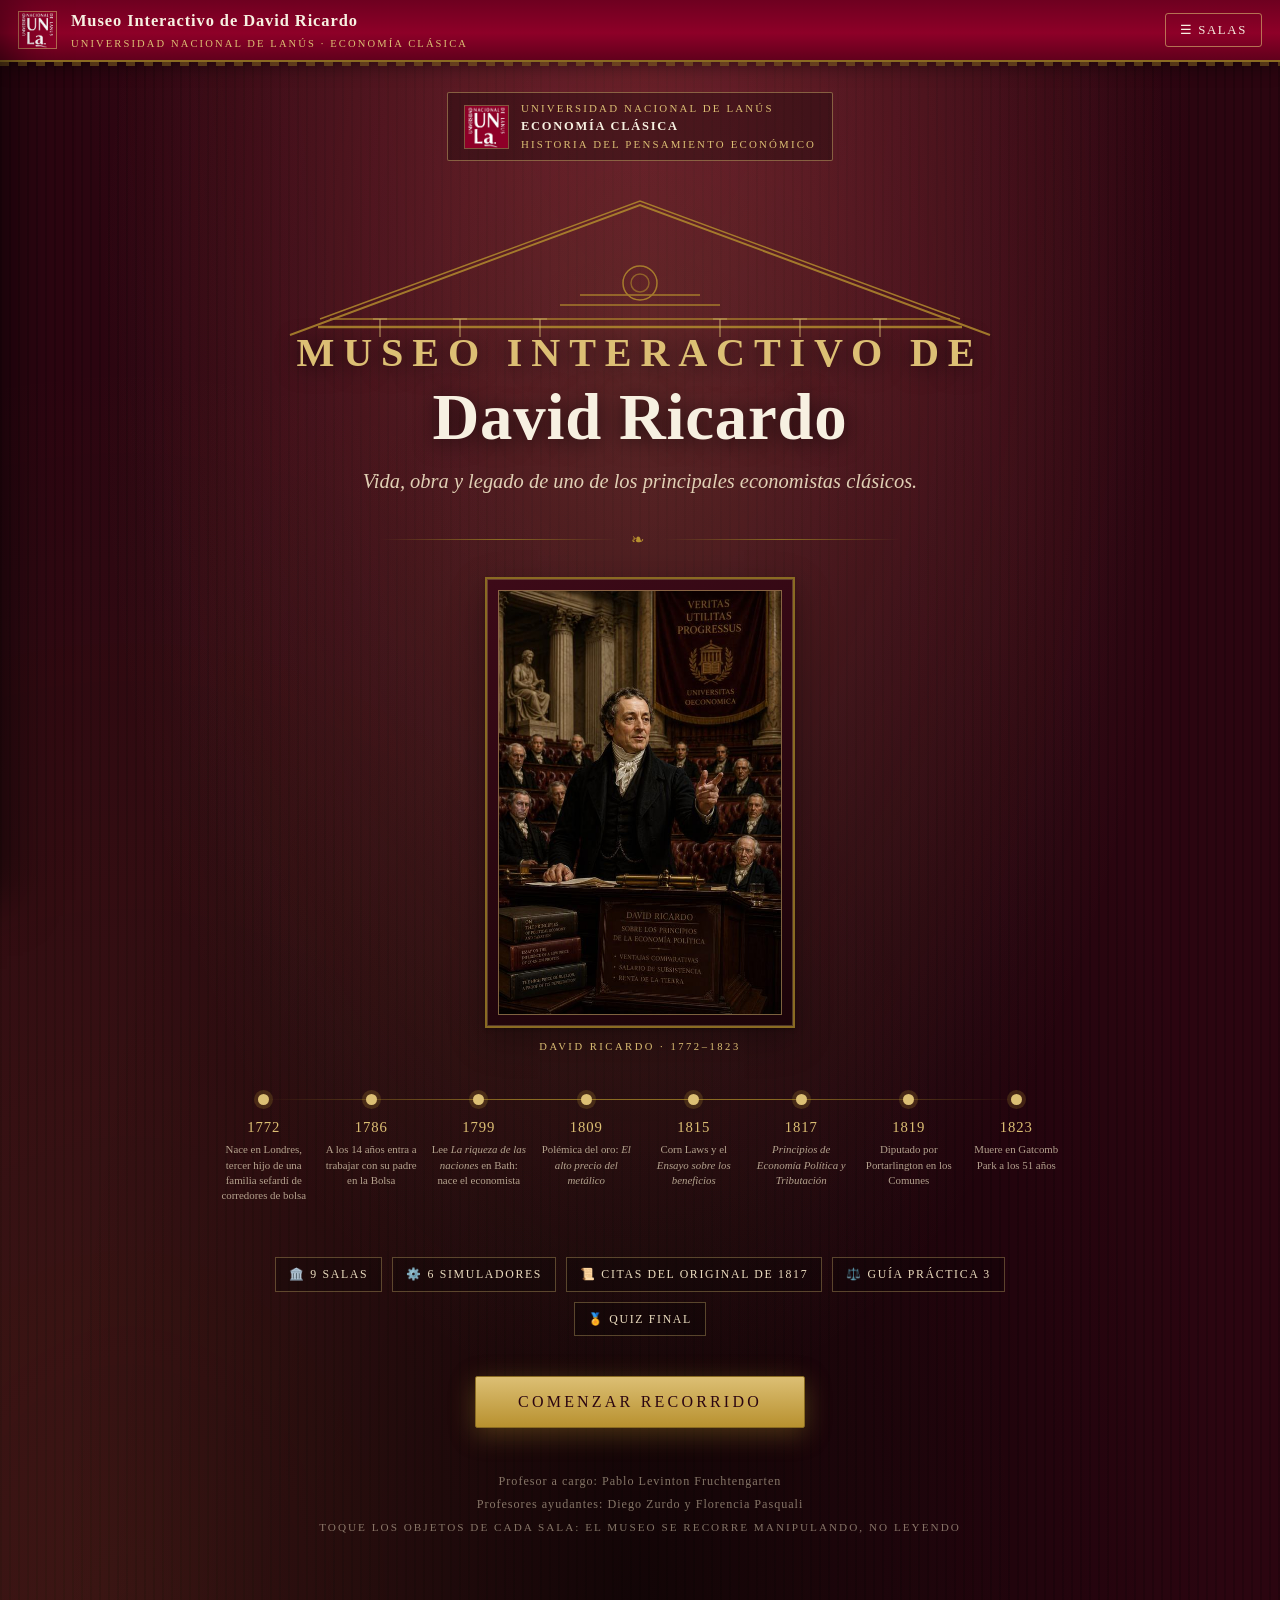
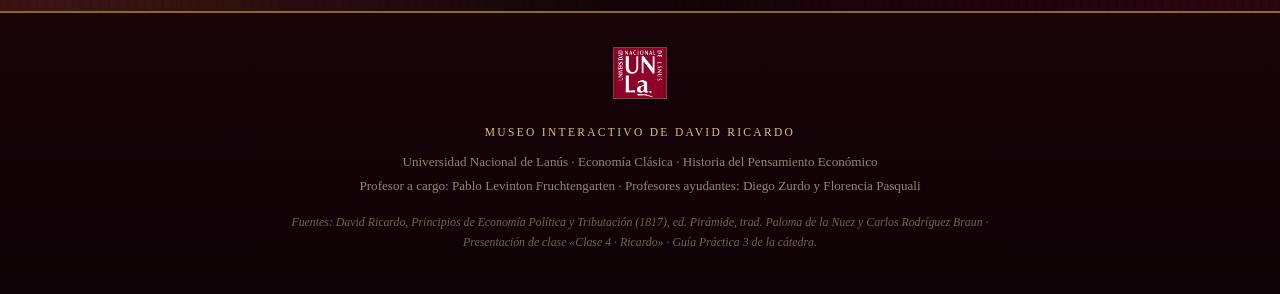
<file: museo-david-ricardo.html>
<!DOCTYPE html>
<html lang="es">
<head>
<meta charset="utf-8">
<meta name="viewport" content="width=device-width, initial-scale=1">
<meta name="description" content="Museo Interactivo de David Ricardo — Universidad Nacional de Lanús. Economía Clásica / Historia del Pensamiento Económico.">
<title>Museo Interactivo de David Ricardo</title>
<style>
/* ============================================================
   MUSEO INTERACTIVO DE DAVID RICARDO
   Universidad Nacional de Lanús — Economía Clásica
   Historia del Pensamiento Económico
   Dirección de arte: solemnidad académica.
   ============================================================ */

:root{
  /* Paleta institucional UNLa + museo histórico */
  --granate:#8E0028;          /* granate institucional UNLa */
  --granate-cl:#A81238;
  --bordo:#5B0A22;
  --bordo-900:#2B0510;
  --bordo-950:#1A040A;
  --dorado:#B8912F;
  --dorado-cl:#DCBF74;
  --dorado-pal:#8A6B22;
  --pergamino:#EADBBE;
  --pergamino-os:#D8C4A0;
  --marfil:#F7F0E1;
  --grafito:#1C1A18;
  --tinta:#2D2621;
  --tinta-sv:#5A4C41;
  --verde:#2F5D45;
  --sangre:#8C2F1D;

  --serif-tit:"Baskerville","Libre Baskerville","Palatino Linotype","Book Antiqua",Palatino,Garamond,"Times New Roman",serif;
  --serif-txt:Georgia,"EB Garamond","Source Serif Pro","Palatino Linotype",Cambria,"Times New Roman",serif;
  --sombra-vit:0 2px 4px rgba(0,0,0,.18),0 12px 34px rgba(0,0,0,.32);
  --radio:3px;
  --max:1180px;
}

*{box-sizing:border-box}
html{scroll-behavior:smooth}
body{
  margin:0; padding:0;
  font-family:var(--serif-txt);
  color:var(--tinta);
  background:var(--bordo-950);
  font-size:17px; line-height:1.72;
  -webkit-font-smoothing:antialiased;
  overflow-x:hidden;
}

/* ---------- Texturas de fondo (pergamino y sala oscura) ---------- */
.textura-pergamino{
  background-color:var(--marfil);
  background-image:
    radial-gradient(ellipse at 18% 8%, rgba(184,145,47,.10), transparent 55%),
    radial-gradient(ellipse at 84% 92%, rgba(142,0,40,.07), transparent 58%),
    repeating-linear-gradient(0deg, rgba(120,90,50,.028) 0 1px, transparent 1px 3px),
    repeating-linear-gradient(90deg, rgba(120,90,50,.022) 0 1px, transparent 1px 4px);
}
.textura-sala{
  background-color:var(--bordo-900);
  background-image:
    radial-gradient(ellipse at 50% -10%, rgba(168,18,56,.42), transparent 62%),
    radial-gradient(ellipse at 10% 100%, rgba(184,145,47,.13), transparent 55%),
    repeating-linear-gradient(90deg, rgba(0,0,0,.16) 0 2px, transparent 2px 9px);
}

/* ============================ BARRA SUPERIOR ============================ */
header.friso{
  position:fixed; top:0; left:0; right:0; z-index:60;
  display:flex; align-items:center; gap:14px;
  padding:0 18px; height:62px;
  background:linear-gradient(180deg,#6E0020 0%,var(--granate) 55%,#61001C 100%);
  border-bottom:2px solid var(--dorado-pal);
  box-shadow:0 4px 18px rgba(0,0,0,.45);
}
header.friso::after{
  content:""; position:absolute; left:0; right:0; bottom:-6px; height:5px;
  background:repeating-linear-gradient(90deg,var(--dorado-pal) 0 9px,transparent 9px 18px);
  opacity:.5;
}
.friso .escudo{height:38px;width:auto;display:block;border:1px solid rgba(220,191,116,.55)}
.friso .rotulo{flex:1;min-width:0}
.friso .rotulo b{
  display:block; font-family:var(--serif-tit); color:var(--marfil);
  font-size:1.03rem; letter-spacing:.055em; font-weight:600;
  white-space:nowrap; overflow:hidden; text-overflow:ellipsis;
}
.friso .rotulo span{
  display:block; font-size:.66rem; letter-spacing:.20em; text-transform:uppercase;
  color:var(--dorado-cl); white-space:nowrap; overflow:hidden; text-overflow:ellipsis;
}
.btn-galeria{
  font-family:var(--serif-tit); cursor:pointer;
  background:transparent; color:var(--marfil);
  border:1px solid rgba(220,191,116,.6); border-radius:var(--radio);
  padding:8px 14px; font-size:.8rem; letter-spacing:.13em; text-transform:uppercase;
  transition:background .25s,color .25s;
}
.btn-galeria:hover{background:var(--dorado-cl);color:var(--bordo-900)}
.barra-avance{position:fixed;top:60px;left:0;height:3px;width:0;background:linear-gradient(90deg,var(--dorado-pal),var(--dorado-cl));z-index:61;transition:width .5s ease}

/* ============================ GALERÍA / NAVEGACIÓN ============================ */
.galeria{
  position:fixed; z-index:70; top:0; left:0; bottom:0; width:330px; max-width:86vw;
  transform:translateX(-102%); transition:transform .42s cubic-bezier(.6,.02,.2,1);
  background:linear-gradient(175deg,#3A0715,var(--bordo-950));
  border-right:2px solid var(--dorado-pal);
  box-shadow:14px 0 46px rgba(0,0,0,.6);
  overflow-y:auto; padding:22px 0 40px;
}
.galeria.abierta{transform:translateX(0)}
.galeria h3{
  font-family:var(--serif-tit); color:var(--dorado-cl); margin:6px 22px 4px;
  font-size:.78rem; letter-spacing:.24em; text-transform:uppercase; font-weight:600;
}
.galeria .lema{color:rgba(234,219,190,.55);font-size:.78rem;margin:0 22px 18px;font-style:italic;line-height:1.5}
.galeria a{
  display:flex; align-items:baseline; gap:12px; text-decoration:none;
  padding:11px 22px; color:var(--pergamino);
  border-left:3px solid transparent; transition:background .22s,border-color .22s,color .22s;
}
.galeria a:hover{background:rgba(184,145,47,.13);border-left-color:var(--dorado)}
.galeria a.activa{background:rgba(184,145,47,.2);border-left-color:var(--dorado-cl);color:#fff}
.galeria a .num{
  font-family:var(--serif-tit); color:var(--dorado); font-size:.82rem;
  min-width:36px; letter-spacing:.06em;
}
.galeria a .tit{font-family:var(--serif-tit);font-size:.97rem;line-height:1.3}
.galeria a .tit small{display:block;font-family:var(--serif-txt);font-size:.72rem;color:rgba(234,219,190,.55);letter-spacing:.02em;font-style:italic}
.velo{position:fixed;inset:0;background:rgba(10,2,6,.72);z-index:65;opacity:0;pointer-events:none;transition:opacity .35s}
.velo.visible{opacity:1;pointer-events:auto}
.galeria .cerrar{background:none;border:none;color:var(--dorado-cl);font-size:1.5rem;cursor:pointer;position:absolute;top:10px;right:14px;line-height:1}

/* ============================ PORTAL DE INGRESO ============================ */
#portal{
  min-height:100vh; display:flex; flex-direction:column; justify-content:center; align-items:center;
  padding:92px 20px 60px; position:relative; text-align:center;
}
#portal::before{
  content:""; position:absolute; inset:0; pointer-events:none;
  background:
    radial-gradient(ellipse at 50% 22%, rgba(220,191,116,.16), transparent 60%),
    radial-gradient(ellipse at 50% 100%, rgba(0,0,0,.65), transparent 65%);
}
.porticoSVG{width:100%;max-width:760px;height:auto;display:block;margin:0 auto -12px;opacity:.95;position:relative;z-index:2}
.portal-inner{position:relative;z-index:3;max-width:860px;width:100%}
.sello-unla{
  display:inline-flex;align-items:center;gap:12px;
  border:1px solid rgba(220,191,116,.45); border-radius:2px;
  padding:7px 16px; margin-bottom:26px;
  background:rgba(0,0,0,.28);
}
.sello-unla img{height:44px;border:1px solid rgba(220,191,116,.4)}
.sello-unla span{
  font-family:var(--serif-tit);color:var(--dorado-cl);text-align:left;
  font-size:.68rem;letter-spacing:.2em;text-transform:uppercase;line-height:1.55
}
.sello-unla span b{display:block;color:var(--marfil);font-size:.78rem;letter-spacing:.14em}
h1.titulo-museo{
  font-family:var(--serif-tit); color:var(--marfil); font-weight:600;
  font-size:clamp(2.1rem,6.6vw,4.05rem); line-height:1.07; margin:.1em 0 .18em;
  letter-spacing:.012em; text-shadow:0 3px 22px rgba(0,0,0,.65);
}
h1.titulo-museo em{display:block;font-style:normal;color:var(--dorado-cl);font-size:.62em;letter-spacing:.22em;text-transform:uppercase;margin-bottom:.22em}
.subtitulo-museo{
  font-family:var(--serif-txt); color:var(--pergamino); font-style:italic;
  font-size:clamp(1rem,2.5vw,1.28rem); max-width:640px; margin:0 auto 6px; opacity:.94;
}
.filete{display:flex;align-items:center;justify-content:center;gap:14px;margin:26px auto 24px;max-width:520px}
.filete::before,.filete::after{content:"";height:1px;flex:1;background:linear-gradient(90deg,transparent,var(--dorado-pal),transparent)}
.filete span{color:var(--dorado);font-size:1rem;letter-spacing:.3em}
.retrato-marco{
  width:min(310px,72vw); margin:6px auto 4px; padding:11px;
  border:2px solid var(--dorado-pal); background:linear-gradient(160deg,#3D0A18,#1B0409);
  box-shadow:var(--sombra-vit), inset 0 0 0 1px rgba(220,191,116,.28);
  position:relative;
}
.retrato-marco::after{
  content:"DAVID RICARDO · 1772–1823"; position:absolute; left:0; right:0; bottom:-30px;
  font-family:var(--serif-tit); font-size:.66rem; letter-spacing:.24em; color:var(--dorado-cl);
}
.retrato-marco img{display:block;width:100%;height:auto;border:1px solid rgba(220,191,116,.5)}
.datos-portal{display:flex;flex-wrap:wrap;justify-content:center;gap:10px;margin:52px auto 30px;max-width:760px}
.datos-portal i{
  font-style:normal;font-family:var(--serif-tit);font-size:.74rem;letter-spacing:.14em;text-transform:uppercase;
  color:var(--pergamino);border:1px solid rgba(220,191,116,.34);padding:6px 13px;background:rgba(0,0,0,.25)
}
.btn-ingresar{
  display:inline-block; cursor:pointer; margin-top:10px;
  font-family:var(--serif-tit); font-size:1rem; letter-spacing:.2em; text-transform:uppercase;
  color:var(--bordo-900); background:linear-gradient(180deg,var(--dorado-cl),var(--dorado));
  border:1px solid var(--dorado-pal); padding:16px 42px; border-radius:2px;
  box-shadow:0 6px 26px rgba(184,145,47,.34); transition:transform .25s,box-shadow .25s,filter .25s;
}
.btn-ingresar:hover{transform:translateY(-2px);box-shadow:0 12px 34px rgba(184,145,47,.5);filter:brightness(1.07)}
.pie-portal{margin-top:42px;color:rgba(234,219,190,.52);font-size:.76rem;letter-spacing:.08em;line-height:1.9}

/* línea temporal resumida del portal */
.cronologia-portal{display:flex;flex-wrap:wrap;justify-content:center;gap:0;margin:34px auto 12px;max-width:940px;position:relative}
.cronologia-portal::before{content:"";position:absolute;top:13px;left:6%;right:6%;height:1px;background:linear-gradient(90deg,transparent,var(--dorado-pal),var(--dorado-pal),transparent)}
.hito{flex:1 1 104px;min-width:92px;text-align:center;position:relative;padding-top:0;cursor:default}
.hito b{
  display:block;width:11px;height:11px;margin:8px auto 10px;border-radius:50%;
  background:var(--dorado-cl);box-shadow:0 0 0 4px rgba(184,145,47,.22);transition:transform .3s,box-shadow .3s
}
.hito:hover b{transform:scale(1.5);box-shadow:0 0 0 7px rgba(220,191,116,.3)}
.hito u{display:block;text-decoration:none;font-family:var(--serif-tit);color:var(--dorado-cl);font-size:.92rem;letter-spacing:.06em}
.hito i{display:block;font-style:normal;color:rgba(234,219,190,.72);font-size:.68rem;line-height:1.4;padding:2px 4px}

/* ============================ SALAS ============================ */
main{display:block}
.sala{display:none;padding:96px 0 10px;animation:entrada .7s ease both}
.sala.visible{display:block}
@keyframes entrada{from{opacity:0;transform:translateY(22px)}to{opacity:1;transform:none}}
.lienzo{max-width:var(--max);margin:0 auto;padding:0 20px}

/* cartela museográfica */
.cartela{
  text-align:center; padding:34px 22px 30px; margin-bottom:34px; position:relative;
  background:linear-gradient(180deg,rgba(43,5,16,.94),rgba(26,4,10,.97));
  border-top:2px solid var(--dorado-pal); border-bottom:2px solid var(--dorado-pal);
}
.cartela .sala-num{font-family:var(--serif-tit);color:var(--dorado);font-size:.74rem;letter-spacing:.34em;text-transform:uppercase;display:block;margin-bottom:12px}
.cartela h2{
  font-family:var(--serif-tit); color:var(--marfil); font-weight:600;
  font-size:clamp(1.7rem,4.6vw,2.75rem); line-height:1.14; margin:0 0 12px; letter-spacing:.01em;
}
.cartela p{color:var(--pergamino);font-style:italic;max-width:700px;margin:0 auto;font-size:1.02rem;opacity:.92}
.cartela .ornamento{color:var(--dorado);letter-spacing:.4em;font-size:.9rem;margin-top:16px;display:block}

/* vitrina = tarjeta de contenido sobre pergamino */
.vitrina{
  background:var(--marfil); border:1px solid var(--pergamino-os); border-top:3px solid var(--granate);
  box-shadow:var(--sombra-vit); padding:28px 30px; margin:0 0 26px; position:relative;
  background-image:repeating-linear-gradient(0deg,rgba(120,90,50,.022) 0 1px,transparent 1px 3px);
}
.vitrina h3{
  font-family:var(--serif-tit); color:var(--granate); font-size:1.32rem; font-weight:600;
  margin:0 0 6px; letter-spacing:.01em; display:flex; align-items:center; gap:10px;
}
.vitrina h3 .ic{font-size:1.15rem;filter:saturate(.72)}
.vitrina h4{font-family:var(--serif-tit);color:var(--bordo);font-size:1.06rem;margin:24px 0 6px;letter-spacing:.02em}
.vitrina p{margin:.55em 0}
.vitrina>h3:first-child+.epigrafe{margin-top:-2px}
.epigrafe{font-size:.79rem;letter-spacing:.15em;text-transform:uppercase;color:var(--tinta-sv);margin:0 0 16px;font-family:var(--serif-tit)}
.rejilla{display:grid;gap:24px}
@media(min-width:880px){ .rejilla.dos{grid-template-columns:1fr 1fr} .rejilla.tres{grid-template-columns:repeat(3,1fr)} .rejilla.aureo{grid-template-columns:1.1fr .9fr} }

/* citas del libro */
blockquote.cita{
  margin:20px 0; padding:20px 26px 18px 52px; position:relative;
  background:linear-gradient(180deg,rgba(234,219,190,.62),rgba(234,219,190,.34));
  border-left:3px solid var(--granate); font-size:1rem; line-height:1.66; color:var(--tinta);
}
blockquote.cita::before{
  content:"“"; position:absolute; left:12px; top:2px; font-family:var(--serif-tit);
  font-size:3.3rem; color:var(--dorado); opacity:.72; line-height:1;
}
blockquote.cita cite{
  display:block; margin-top:10px; font-style:normal; font-family:var(--serif-tit);
  font-size:.76rem; letter-spacing:.13em; text-transform:uppercase; color:var(--granate);
}
.destacado{background:linear-gradient(180deg,transparent 58%,rgba(220,191,116,.55) 58%);padding:0 2px}
strong{color:var(--bordo)}

/* dato curioso / nota al pie de sala */
.dato{
  display:flex; gap:14px; align-items:flex-start; margin:18px 0;
  background:rgba(142,0,40,.055); border:1px dashed rgba(142,0,40,.3); padding:15px 18px;
}
.dato .ic{font-size:1.3rem;line-height:1.2}
.dato b{display:block;font-family:var(--serif-tit);color:var(--granate);font-size:.76rem;letter-spacing:.17em;text-transform:uppercase;margin-bottom:3px}
.dato p{margin:0;font-size:.95rem}

/* guía práctica: anclas a las preguntas del cuestionario */
.guia-ancla{
  display:flex;gap:13px;align-items:flex-start;margin:22px 0 4px;padding:14px 18px;
  background:linear-gradient(90deg,rgba(184,145,47,.18),rgba(184,145,47,.05));
  border-left:3px solid var(--dorado-pal);
}
.guia-ancla .ic{font-size:1.15rem}
.guia-ancla b{font-family:var(--serif-tit);color:var(--bordo);font-size:.73rem;letter-spacing:.16em;text-transform:uppercase;display:block;margin-bottom:2px}
.guia-ancla p{margin:0;font-size:.93rem;font-style:italic}

/* ============================ LÍNEA DE TIEMPO NAVEGABLE ============================ */
.riel{position:relative;margin:8px 0 6px;padding:26px 0 8px;overflow-x:auto;-webkit-overflow-scrolling:touch}
.riel-pista{display:flex;gap:0;min-width:640px;position:relative;padding-bottom:10px}
.riel-pista::before{content:"";position:absolute;top:19px;left:3%;right:3%;height:2px;background:linear-gradient(90deg,transparent,var(--dorado-pal) 12%,var(--dorado-pal) 88%,transparent)}
.riel-hito{flex:1;text-align:center;position:relative;background:none;border:none;cursor:pointer;padding:0 4px;font-family:var(--serif-tit)}
.riel-hito .punto{
  display:block;width:15px;height:15px;margin:12px auto 10px;border-radius:50%;
  background:var(--marfil);border:2px solid var(--granate);transition:all .3s;position:relative;z-index:2
}
.riel-hito .anio{display:block;color:var(--bordo);font-size:.86rem;letter-spacing:.05em;transition:color .3s}
.riel-hito:hover .punto{background:var(--dorado-cl);transform:scale(1.25)}
.riel-hito.sel .punto{background:var(--granate);border-color:var(--dorado);box-shadow:0 0 0 5px rgba(142,0,40,.18);transform:scale(1.2)}
.riel-hito.sel .anio{color:var(--granate);font-weight:700}
.riel-ficha{
  background:linear-gradient(180deg,#FBF6EA,#EFE5D0); border:1px solid var(--pergamino-os);
  border-left:4px solid var(--granate); padding:22px 26px; min-height:168px; box-shadow:inset 0 0 40px rgba(184,145,47,.12);
}
.riel-ficha h4{font-family:var(--serif-tit);color:var(--granate);margin:0 0 4px;font-size:1.22rem}
.riel-ficha .lugar{font-size:.72rem;letter-spacing:.18em;text-transform:uppercase;color:var(--tinta-sv);margin-bottom:12px;font-family:var(--serif-tit)}
.riel-ficha p{margin:.4em 0;font-size:.98rem}

/* ============================ TARJETAS QUE SE VOLTEAN ============================ */
.mazo{display:grid;gap:18px;grid-template-columns:repeat(auto-fit,minmax(215px,1fr));margin:20px 0 6px}
.carta{perspective:1200px;height:212px;cursor:pointer}
.carta .lamina{position:relative;width:100%;height:100%;transition:transform .72s cubic-bezier(.4,.1,.2,1);transform-style:preserve-3d}
.carta.girada .lamina{transform:rotateY(180deg)}
.carta .cara{
  position:absolute;inset:0;backface-visibility:hidden;display:flex;flex-direction:column;
  align-items:center;justify-content:center;text-align:center;padding:18px 16px;border:1px solid var(--dorado-pal)
}
.carta .frente{background:linear-gradient(165deg,#6E0020,var(--bordo-900));color:var(--pergamino)}
.carta .frente .ic{font-size:2.1rem;margin-bottom:12px;opacity:.95}
.carta .frente b{font-family:var(--serif-tit);font-size:1.02rem;letter-spacing:.04em;line-height:1.3;color:var(--marfil)}
.carta .frente i{font-style:normal;font-size:.63rem;letter-spacing:.2em;text-transform:uppercase;color:var(--dorado-cl);margin-top:12px}
.carta .dorso{background:linear-gradient(165deg,#FBF6EA,#E9DCC2);color:var(--tinta);transform:rotateY(180deg);font-size:.9rem;line-height:1.6}
.carta .dorso b{color:var(--granate);font-family:var(--serif-tit);display:block;margin-bottom:6px;font-size:.98rem}

/* ============================ PREGUNTAS DE REFLEXIÓN ============================ */
.reflexion{
  margin:22px 0; border:1px solid var(--pergamino-os); background:rgba(234,219,190,.34);
  border-top:2px solid var(--dorado-pal);
}
.reflexion .enunciado{padding:18px 22px;font-family:var(--serif-tit);font-size:1.06rem;color:var(--bordo);line-height:1.5}
.reflexion .enunciado .ic{color:var(--dorado-pal);margin-right:8px}
.reflexion .acciones{padding:0 22px 18px;display:flex;gap:10px;flex-wrap:wrap}
.reflexion .respuesta{
  display:none;padding:0 22px 20px;font-size:.97rem;border-top:1px dotted var(--pergamino-os);margin-top:4px;padding-top:16px
}
.reflexion .respuesta.abierta{display:block;animation:desplegar .5s ease both}
@keyframes desplegar{from{opacity:0;transform:translateY(-8px)}to{opacity:1;transform:none}}

/* ============================ BOTONES ============================ */
.btn{
  font-family:var(--serif-tit); cursor:pointer; border-radius:2px;
  padding:10px 20px; font-size:.82rem; letter-spacing:.13em; text-transform:uppercase;
  border:1px solid var(--granate); background:var(--granate); color:var(--marfil);
  transition:all .25s; line-height:1.3;
}
.btn:hover{background:var(--bordo);border-color:var(--bordo);transform:translateY(-1px)}
.btn.fantasma{background:transparent;color:var(--granate)}
.btn.fantasma:hover{background:var(--granate);color:var(--marfil)}
.btn.oro{background:linear-gradient(180deg,var(--dorado-cl),var(--dorado));border-color:var(--dorado-pal);color:var(--bordo-900)}
.btn.oro:hover{filter:brightness(1.08);background:linear-gradient(180deg,var(--dorado-cl),var(--dorado))}
.btn.chico{padding:7px 14px;font-size:.72rem}
.btn:disabled{opacity:.45;cursor:not-allowed;transform:none}

/* ============================ SIMULADORES ============================ */
.laboratorio{
  background:linear-gradient(175deg,#35060F,var(--bordo-950));
  border:1px solid var(--dorado-pal); box-shadow:var(--sombra-vit);
  padding:26px 26px 30px; margin:28px 0; color:var(--pergamino); position:relative;
}
.laboratorio::before{
  content:""; position:absolute; inset:7px; border:1px solid rgba(220,191,116,.2); pointer-events:none;
}
.laboratorio > *{position:relative}
.laboratorio h3{
  font-family:var(--serif-tit);color:var(--dorado-cl);margin:0 0 4px;font-size:1.22rem;
  display:flex;align-items:center;gap:10px;letter-spacing:.02em
}
.laboratorio .instruccion{color:rgba(234,219,190,.78);font-size:.9rem;font-style:italic;margin:0 0 20px;max-width:760px}
.laboratorio h4{font-family:var(--serif-tit);color:var(--dorado-cl);font-size:.76rem;letter-spacing:.2em;text-transform:uppercase;margin:22px 0 12px;border-bottom:1px solid rgba(220,191,116,.25);padding-bottom:6px}
.laboratorio p{color:rgba(234,219,190,.9)}

.mando{margin:0 0 17px}
.mando label{display:flex;justify-content:space-between;align-items:baseline;gap:10px;font-family:var(--serif-tit);font-size:.9rem;color:var(--pergamino);margin-bottom:7px}
.mando label .valor{color:var(--dorado-cl);font-size:1rem;font-variant-numeric:tabular-nums;white-space:nowrap}
.mando .pista{font-size:.74rem;color:rgba(234,219,190,.55);font-style:italic;margin-top:5px;display:block;line-height:1.45}
input[type=range]{
  -webkit-appearance:none;appearance:none;width:100%;height:5px;border-radius:2px;outline:none;
  background:linear-gradient(90deg,var(--dorado) 0%,var(--dorado) var(--pct,50%),rgba(234,219,190,.2) var(--pct,50%));
}
input[type=range]::-webkit-slider-thumb{
  -webkit-appearance:none;width:20px;height:20px;border-radius:50%;cursor:pointer;
  background:radial-gradient(circle at 35% 30%,#F3E2B4,var(--dorado));border:1px solid var(--dorado-pal);
  box-shadow:0 2px 8px rgba(0,0,0,.5)
}
input[type=range]::-moz-range-thumb{
  width:20px;height:20px;border-radius:50%;cursor:pointer;border:1px solid var(--dorado-pal);
  background:radial-gradient(circle at 35% 30%,#F3E2B4,var(--dorado))
}
input[type=number],select{
  font-family:var(--serif-txt);font-size:1rem;padding:8px 10px;width:100%;
  background:rgba(247,240,225,.94);border:1px solid var(--dorado-pal);border-radius:2px;color:var(--tinta)
}
input[type=number]:focus,select:focus{outline:2px solid var(--dorado-cl);outline-offset:1px}

/* indicadores */
.tablero{display:grid;gap:12px;grid-template-columns:repeat(auto-fit,minmax(138px,1fr));margin:18px 0}
.indicador{
  background:rgba(247,240,225,.07);border:1px solid rgba(220,191,116,.34);padding:13px 14px;text-align:center;
  transition:background .3s
}
.indicador .rot{display:block;font-family:var(--serif-tit);font-size:.66rem;letter-spacing:.15em;text-transform:uppercase;color:rgba(234,219,190,.72);margin-bottom:6px;line-height:1.35}
.indicador .cifra{display:block;font-family:var(--serif-tit);font-size:1.62rem;color:var(--dorado-cl);font-variant-numeric:tabular-nums;line-height:1.1;transition:color .3s}
.indicador .cifra.sube{color:#8FCB9B}
.indicador .cifra.baja{color:#E58E7E}
.indicador .nota{display:block;font-size:.68rem;color:rgba(234,219,190,.6);margin-top:5px;font-style:italic;line-height:1.35}
.indicador.destaca{background:rgba(184,145,47,.18);border-color:var(--dorado-cl)}

/* lectura del simulador */
.lectura{
  background:rgba(220,191,116,.1);border-left:3px solid var(--dorado-cl);padding:15px 18px;margin:18px 0 0;
  font-size:.94rem;line-height:1.62;color:var(--pergamino)
}
.lectura b{color:var(--dorado-cl)}
.lectura .titulin{display:block;font-family:var(--serif-tit);font-size:.7rem;letter-spacing:.2em;text-transform:uppercase;color:var(--dorado);margin-bottom:6px}

/* barras y gráficos */
.barras{display:flex;align-items:flex-end;gap:10px;min-height:210px;padding:12px 6px 0;border-bottom:1px solid rgba(220,191,116,.3);overflow-x:auto}
.columna{flex:1;min-width:54px;display:flex;flex-direction:column;justify-content:flex-end;align-items:center;position:relative}
.columna .pila{width:100%;display:flex;flex-direction:column;justify-content:flex-end;transition:height .65s cubic-bezier(.34,1.2,.5,1)}
.columna .seg{width:100%;flex:0 0 auto;transition:height .65s cubic-bezier(.34,1.2,.5,1);position:relative;display:flex;align-items:center;justify-content:center;overflow:hidden}
.columna .seg span{font-family:var(--serif-tit);font-size:.66rem;color:rgba(255,255,255,.9);letter-spacing:.04em;white-space:nowrap}
.seg.renta{background:linear-gradient(180deg,#D9B65E,#B8912F)}
.seg.ganancia{background:linear-gradient(180deg,#4E8C68,#2F5D45)}
.seg.salario{background:linear-gradient(180deg,#B0324E,#7A0B24)}
.seg.vacio{background:repeating-linear-gradient(45deg,rgba(234,219,190,.13) 0 6px,transparent 6px 12px);border:1px dashed rgba(234,219,190,.3)}
.columna .rotulo{font-family:var(--serif-tit);font-size:.72rem;color:var(--pergamino);margin-top:9px;text-align:center;line-height:1.3}
.columna .rotulo small{display:block;color:rgba(234,219,190,.6);font-size:.64rem;font-family:var(--serif-txt)}
.columna.inculta{opacity:.42}
.marca-margen{
  display:inline-block;margin-top:5px;font-size:.58rem;letter-spacing:.1em;font-style:normal;
  color:var(--bordo-900);background:var(--dorado-cl);padding:2px 7px;white-space:nowrap;font-family:var(--serif-tit)
}
.leyenda{display:flex;gap:18px;flex-wrap:wrap;margin-top:14px;font-size:.78rem;color:rgba(234,219,190,.85)}
.leyenda i{display:inline-block;width:13px;height:13px;margin-right:6px;vertical-align:-2px}
.leyenda .renta{background:#B8912F}.leyenda .ganancia{background:#2F5D45}.leyenda .salario{background:#7A0B24}

/* tablas académicas */
.tabla-museo{width:100%;border-collapse:collapse;margin:16px 0;font-size:.94rem}
.tabla-museo th,.tabla-museo td{padding:10px 12px;border-bottom:1px solid rgba(220,191,116,.28);text-align:center}
.tabla-museo thead th{
  font-family:var(--serif-tit);font-size:.7rem;letter-spacing:.14em;text-transform:uppercase;
  color:var(--dorado-cl);border-bottom:1px solid var(--dorado-pal);font-weight:600
}
.tabla-museo tbody th{text-align:left;font-family:var(--serif-tit);color:var(--pergamino);font-weight:600}
.tabla-museo td{font-variant-numeric:tabular-nums;color:var(--pergamino)}
.tabla-museo td.resalta{color:var(--dorado-cl);font-weight:700}
.tabla-museo tr.ganador td,.tabla-museo tr.ganador th{background:rgba(184,145,47,.15)}
.vitrina .tabla-museo th,.vitrina .tabla-museo td{border-color:var(--pergamino-os);color:var(--tinta)}
.vitrina .tabla-museo thead th{color:var(--granate);border-bottom-color:var(--granate)}
.vitrina .tabla-museo tbody th{color:var(--bordo)}
.envoltura-tabla{overflow-x:auto;-webkit-overflow-scrolling:touch;max-width:100%}
#e_grafico{max-width:100%}
.riel{max-width:100%}

/* veredicto correcto/incorrecto */
.veredicto{display:none;margin-top:18px;padding:17px 20px;border-left:4px solid;font-size:.96rem;line-height:1.62;animation:desplegar .45s ease both}
.veredicto.visible{display:block}
.veredicto b{display:block;font-family:var(--serif-tit);font-size:1.04rem;margin-bottom:6px;letter-spacing:.03em}
.veredicto.bien{background:rgba(47,93,69,.24);border-color:#6FAE86;color:#D7EEDF}
.veredicto.bien b{color:#9FD6B2}
.veredicto.mal{background:rgba(140,47,29,.26);border-color:#D08872;color:#F5DED6}
.veredicto.mal b{color:#EFA994}
.vitrina .veredicto.bien{background:rgba(47,93,69,.13);color:#24422F}
.vitrina .veredicto.bien b{color:#2F5D45}
.vitrina .veredicto.mal{background:rgba(140,47,29,.1);color:#5B2417}
.vitrina .veredicto.mal b{color:#8C2F1D}

/* opciones tipo botón (desafío, quiz, debate) */
.opciones{display:grid;gap:10px;margin:14px 0}
.opcion{
  display:flex;gap:12px;align-items:flex-start;text-align:left;width:100%;cursor:pointer;
  font-family:var(--serif-txt);font-size:.97rem;line-height:1.5;padding:13px 16px;
  background:rgba(247,240,225,.06);border:1px solid rgba(220,191,116,.32);color:var(--pergamino);
  transition:all .22s;border-radius:2px
}
.opcion:hover:not(.bloqueada){background:rgba(220,191,116,.17);border-color:var(--dorado-cl);transform:translateX(3px)}
.opcion .letra{
  font-family:var(--serif-tit);color:var(--dorado-cl);border:1px solid var(--dorado-pal);
  width:26px;height:26px;min-width:26px;display:flex;align-items:center;justify-content:center;font-size:.82rem
}
.opcion.correcta{background:rgba(47,93,69,.36);border-color:#6FAE86}
.opcion.incorrecta{background:rgba(140,47,29,.34);border-color:#D08872}
.opcion.bloqueada{cursor:default}
.vitrina .opcion{background:rgba(142,0,40,.05);border-color:var(--pergamino-os);color:var(--tinta)}
.vitrina .opcion:hover:not(.bloqueada){background:rgba(184,145,47,.18)}
.vitrina .opcion .letra{color:var(--granate);border-color:var(--granate)}

/* ============================ PIE DE SALA / NAVEGACIÓN ============================ */
.pasillo{
  display:flex;justify-content:space-between;align-items:center;gap:14px;flex-wrap:wrap;
  max-width:var(--max);margin:44px auto 0;padding:26px 20px 56px;border-top:1px solid rgba(220,191,116,.28)
}
.pasillo .btn{min-width:170px;text-align:center}
.pasillo .centro{font-family:var(--serif-tit);color:rgba(234,219,190,.6);font-size:.72rem;letter-spacing:.2em;text-transform:uppercase;text-align:center;flex:1}

/* ============================ SALA DE DEBATE ============================ */
.tesis{margin:22px 0;border:1px solid var(--pergamino-os);background:var(--marfil);box-shadow:var(--sombra-vit);border-top:3px solid var(--granate)}
.tesis .afirmacion{padding:22px 26px 6px;font-family:var(--serif-tit);font-size:1.16rem;color:var(--bordo);line-height:1.45}
.tesis .afirmacion .comilla{color:var(--dorado);font-size:1.5rem;vertical-align:-4px}
.tesis .votos{display:grid;gap:10px;padding:16px 26px 8px;grid-template-columns:repeat(auto-fit,minmax(150px,1fr))}
.voto{
  cursor:pointer;font-family:var(--serif-tit);font-size:.84rem;letter-spacing:.09em;text-transform:uppercase;
  padding:12px 10px;border:1px solid var(--granate);background:transparent;color:var(--granate);transition:all .22s
}
.voto:hover{background:var(--granate);color:var(--marfil)}
.voto.elegido{background:var(--granate);color:var(--marfil);box-shadow:inset 0 0 0 2px var(--dorado-cl)}
.tesis .escrutinio{display:none;padding:6px 26px 22px}
.tesis .escrutinio.visible{display:block;animation:desplegar .5s ease both}
.fila-voto{margin:12px 0}
.fila-voto .et{display:flex;justify-content:space-between;font-size:.82rem;font-family:var(--serif-tit);color:var(--bordo);margin-bottom:4px}
.fila-voto .canal{height:16px;background:rgba(142,0,40,.1);border:1px solid var(--pergamino-os);overflow:hidden}
.fila-voto .relleno{height:100%;width:0;transition:width .9s cubic-bezier(.34,1.1,.5,1);background:linear-gradient(90deg,var(--granate),var(--granate-cl))}
.fila-voto.b2 .relleno{background:linear-gradient(90deg,#2F5D45,#4E8C68)}
.fila-voto.b3 .relleno{background:linear-gradient(90deg,var(--dorado-pal),var(--dorado-cl))}
.argumentos{margin-top:18px;padding-top:16px;border-top:1px dotted var(--pergamino-os);display:grid;gap:14px}
@media(min-width:760px){.argumentos{grid-template-columns:1fr 1fr}}
.argumento{font-size:.92rem;line-height:1.6}
.argumento b{display:block;font-family:var(--serif-tit);color:var(--granate);font-size:.73rem;letter-spacing:.15em;text-transform:uppercase;margin-bottom:4px}

/* ============================ QUIZ ============================ */
.marcador{
  display:flex;flex-wrap:wrap;gap:14px;justify-content:space-between;align-items:center;
  padding:16px 22px;margin-bottom:22px;background:linear-gradient(90deg,rgba(142,0,40,.9),rgba(91,10,34,.9));
  border:1px solid var(--dorado-pal);color:var(--marfil)
}
.marcador .dato-m{font-family:var(--serif-tit);font-size:.72rem;letter-spacing:.16em;text-transform:uppercase;color:var(--dorado-cl)}
.marcador .dato-m b{display:block;font-size:1.5rem;color:var(--marfil);letter-spacing:.02em;margin-top:2px}
.pregunta-quiz{background:var(--marfil);border:1px solid var(--pergamino-os);border-top:3px solid var(--granate);box-shadow:var(--sombra-vit);padding:26px 28px}
.pregunta-quiz .tipo{font-family:var(--serif-tit);font-size:.68rem;letter-spacing:.2em;text-transform:uppercase;color:var(--dorado-pal);margin-bottom:10px}
.pregunta-quiz .enunciado-q{font-family:var(--serif-tit);font-size:1.17rem;color:var(--bordo);line-height:1.5;margin-bottom:18px}
.pregunta-quiz .contexto{font-size:.93rem;background:rgba(234,219,190,.45);padding:12px 16px;border-left:3px solid var(--dorado-pal);margin-bottom:16px;font-style:italic}
.emparejar{display:grid;gap:12px}
.par{display:grid;grid-template-columns:1fr 1fr;gap:10px;align-items:center}
.par .concepto{font-family:var(--serif-tit);color:var(--bordo);font-size:.98rem;padding:9px 12px;background:rgba(142,0,40,.07);border-left:3px solid var(--granate)}
.numerica{display:flex;gap:12px;align-items:center;flex-wrap:wrap;margin:10px 0}
.numerica input{max-width:170px}
.numerica .unidad{font-family:var(--serif-tit);color:var(--tinta-sv);font-size:.9rem}
.diploma{text-align:center;padding:42px 26px;background:linear-gradient(170deg,#FBF6EA,#E9DCC2);border:2px solid var(--dorado-pal);box-shadow:var(--sombra-vit);position:relative}
.diploma::before{content:"";position:absolute;inset:9px;border:1px solid rgba(142,0,40,.35);pointer-events:none}
.diploma .medalla{font-size:3.6rem;line-height:1;margin-bottom:10px;display:block}
.diploma h3{font-family:var(--serif-tit);color:var(--granate);font-size:1.9rem;margin:0 0 6px}
.diploma .puntos{font-family:var(--serif-tit);font-size:1.1rem;color:var(--bordo);margin-bottom:18px}
.diploma .detalle{max-width:560px;margin:0 auto 22px;font-size:.96rem}
.revision{text-align:left;max-width:700px;margin:24px auto 0;font-size:.9rem}
.revision .item{padding:10px 14px;margin-bottom:8px;border-left:3px solid;background:rgba(255,255,255,.5)}
.revision .item.ok{border-color:#2F5D45}
.revision .item.no{border-color:#8C2F1D}
.revision .item b{display:block;font-family:var(--serif-tit);font-size:.88rem;margin-bottom:2px}

/* ============================ COMPARATIVA AUTORES ============================ */
.autores{display:grid;gap:20px;grid-template-columns:repeat(auto-fit,minmax(270px,1fr))}
.autor{background:var(--marfil);border:1px solid var(--pergamino-os);border-top:3px solid var(--granate);box-shadow:var(--sombra-vit);overflow:hidden}
.autor .encabezado{padding:20px 22px 16px;background:linear-gradient(170deg,rgba(142,0,40,.09),transparent);text-align:center;cursor:pointer}
.autor .encabezado svg{width:88px;height:88px;display:block;margin:0 auto 10px}
.autor .encabezado h4{font-family:var(--serif-tit);color:var(--granate);font-size:1.22rem;margin:0}
.autor .encabezado .vida{font-size:.72rem;letter-spacing:.15em;color:var(--tinta-sv);font-family:var(--serif-tit);text-transform:uppercase}
.autor .encabezado .abrir{margin-top:10px;font-size:.68rem;letter-spacing:.18em;text-transform:uppercase;color:var(--dorado-pal);font-family:var(--serif-tit)}
.autor .cuerpo{max-height:0;overflow:hidden;transition:max-height .6s cubic-bezier(.4,0,.2,1)}
.autor.abierto .cuerpo{max-height:2400px}
.autor .cuerpo-in{padding:4px 22px 24px;font-size:.93rem}
.autor .bloque{margin-bottom:16px}
.autor .bloque b{display:block;font-family:var(--serif-tit);font-size:.71rem;letter-spacing:.16em;text-transform:uppercase;margin-bottom:5px}
.autor .bloque.coincide b{color:#2F5D45}
.autor .bloque.difiere b{color:var(--granate)}
.autor .bloque.critica b{color:var(--dorado-pal)}
.autor .bloque ul{margin:0;padding-left:19px}
.autor .bloque li{margin-bottom:5px;line-height:1.55}

/* ============================ VARIOS ============================ */
.oculto{display:none!important}
.chip{display:inline-block;font-family:var(--serif-tit);font-size:.68rem;letter-spacing:.14em;text-transform:uppercase;padding:4px 10px;border:1px solid var(--dorado-pal);color:var(--dorado-pal);margin:0 6px 6px 0}
.centrado{text-align:center}
.sr{position:absolute;width:1px;height:1px;overflow:hidden;clip:rect(0,0,0,0)}
:focus-visible{outline:2px solid var(--dorado-cl);outline-offset:2px}

@media(max-width:700px){
  body{font-size:16px}
  .lienzo{padding:0 15px}
  .vitrina{padding:22px 18px}
  .laboratorio{padding:20px 16px 24px}
  .laboratorio::before{inset:5px}
  .cartela{padding:26px 16px 24px}
  blockquote.cita{padding:18px 18px 16px 42px;font-size:.95rem}
  .pasillo .btn{min-width:0;flex:1}
  .par{grid-template-columns:1fr}
  .sala{padding-top:86px}
  .friso .rotulo b{font-size:.9rem}
  .retrato-marco::after{bottom:-26px;font-size:.58rem}
}
html,body{max-width:100%;overflow-x:clip}
@media(prefers-reduced-motion:reduce){*{animation-duration:.01ms!important;transition-duration:.01ms!important}}
</style>
</head>
<body class="textura-sala">


<!-- ===================== DEFINICIONES SVG REUTILIZABLES ===================== -->
<svg width="0" height="0" style="position:absolute" aria-hidden="true">
  <defs>
    <symbol id="bustoGenerico" viewBox="0 0 100 100">
      <circle cx="50" cy="50" r="48" fill="#4A0D1C"/>
      <clipPath id="clipBusto"><circle cx="50" cy="50" r="46"/></clipPath>
      <g clip-path="url(#clipBusto)">
        <g stroke="#7A0B24" stroke-width=".8" opacity=".5">
          <path d="M-10 -10L110 110M-10 5L110 125M-10 20L110 140M-10 35L110 155M-10 50L110 170M-10 -25L110 95M-10 -40L110 80"/>
        </g>
        <g transform="translate(4,-9) scale(0.315)">
          <path fill="#F0E4C9" d="M126 228 L124 200 C116 196 110 190 108 182 C104 179 102 176 104 172 C109 171 112 169 112 166 C108 164 108 161 111 159 C109 156 108 154 107 152 C101 151 97 149 98 145 C99 141 105 138 108 134 C106 127 105 119 107 110 C106 90 119 70 140 66 C162 62 188 72 196 94 C203 113 201 138 196 156 C192 170 188 182 184 192 C181 202 177 208 174 214 L176 230 Z"/>
          <path fill="#2A0710" d="M107 112c-2-21 11-40 33-46c22-6 47 3 56 24c6 14 7 31 4 47c-6-17-13-30-26-37c-16-8-35-6-49 2c-10 6-16 14-19 23c-1-4-1-9 1-13Z"/>
          <circle cx="119" cy="141" r="4.5" fill="#2A0710"/>
          <path fill="#26060F" d="M36 316C40 268 64 247 100 237L124 231C140 243 160 243 176 231L200 237C236 247 260 268 264 316Z"/>
          <path fill="#FCF7EC" d="M124 204c1 12-4 20-16 25c17 12 40 12 58 0c-11-5-16-13-15-25c-9 5-18 5-27 0Z"/>
        </g>
      </g>
      <circle cx="50" cy="50" r="48" fill="none" stroke="#B8912F" stroke-width="1.4"/>
    </symbol>
  </defs>
</svg>

<!-- ===================== FRISO SUPERIOR ===================== -->
<header class="friso">
  <img class="escudo" id="escudoFriso" alt="Universidad Nacional de Lanús">
  <div class="rotulo">
    <b>Museo Interactivo de David Ricardo</b>
    <span id="rotuloSala">Universidad Nacional de Lanús · Economía Clásica</span>
  </div>
  <button class="btn-galeria" id="btnGaleria" aria-expanded="false">☰ Salas</button>
</header>
<div class="barra-avance" id="barraAvance"></div>

<!-- ===================== GALERÍA DE SALAS ===================== -->
<div class="velo" id="velo"></div>
<nav class="galeria" id="galeria" aria-label="Salas del museo">
  <button class="cerrar" id="btnCerrarGaleria" aria-label="Cerrar">✕</button>
  <h3>Plano del museo</h3>
  <p class="lema">«La determinación de las leyes que rigen esta distribución es el problema primordial de la Economía Política.»</p>
  <a href="#" data-ir="portal"><span class="num">⌂</span><span class="tit">Pórtico de entrada<small>Vida, obra y legado</small></span></a>
  <a href="#" data-ir="sala1"><span class="num">I</span><span class="tit">Contexto histórico<small>Máquina de vapor, guerra y Corn Laws</small></span></a>
  <a href="#" data-ir="sala2"><span class="num">II</span><span class="tit">Teoría del valor trabajo<small>Simulador de valores relativos</small></span></a>
  <a href="#" data-ir="sala3"><span class="num">III</span><span class="tit">La renta diferencial<small>Laboratorio de tierras</small></span></a>
  <a href="#" data-ir="sala4"><span class="num">IV</span><span class="tit">Ventaja comparativa<small>Simulador Inglaterra–Portugal</small></span></a>
  <a href="#" data-ir="sala5"><span class="num">V</span><span class="tit">Distribución del ingreso<small>Salarios, beneficios y renta</small></span></a>
  <a href="#" data-ir="sala6"><span class="num">VI</span><span class="tit">El estado estacionario<small>Simulación dinámica</small></span></a>
  <a href="#" data-ir="sala7"><span class="num">VII</span><span class="tit">Ricardo y sus contemporáneos<small>Smith · Malthus · Marx</small></span></a>
  <a href="#" data-ir="sala8"><span class="num">VIII</span><span class="tit">Sala de debate<small>Votación en clase</small></span></a>
  <a href="#" data-ir="sala9"><span class="num">IX</span><span class="tit">Examen del museo<small>Quiz final gamificado</small></span></a>
</nav>

<!-- ===================== PÓRTICO DE ENTRADA ===================== -->
<section id="portal" class="textura-sala">
  <div class="portal-inner">
    <div class="sello-unla">
      <img id="escudoPortal" alt="Universidad Nacional de Lanús">
      <span>Universidad Nacional de Lanús<b>Economía Clásica</b>Historia del Pensamiento Económico</span>
    </div>

    <svg class="porticoSVG" viewBox="0 0 760 150" aria-hidden="true">
      <g fill="none" stroke="#B8912F" stroke-width="1.5" opacity=".85">
        <path d="M30 148 L380 18 L730 148" stroke-width="2"/>
        <path d="M60 132 L380 14 L700 132"/>
        <path d="M70 132 H690"/>
        <path d="M58 140 H702" stroke-width="2.4"/>
        <circle cx="380" cy="96" r="17"/><circle cx="380" cy="96" r="9" opacity=".7"/>
        <path d="M300 118 h160 M320 108 h120"/>
      </g>
      <g stroke="#DCBF74" stroke-width="1.2" opacity=".75" fill="none">
        <path d="M120 150 V132 M200 150 V132 M280 150 V132 M460 150 V132 M540 150 V132 M620 150 V132"/>
        <path d="M113 132 h14 M193 132 h14 M273 132 h14 M453 132 h14 M533 132 h14 M613 132 h14"/>
      </g>
    </svg>

    <h1 class="titulo-museo"><em>Museo Interactivo de</em>David Ricardo</h1>
    <p class="subtitulo-museo">Vida, obra y legado de uno de los principales economistas clásicos.</p>

    <div class="filete"><span>❧</span></div>

    <figure class="retrato-marco"><img id="retratoObra" alt="David Ricardo (1772–1823) tomando la palabra en la Cámara de los Comunes"></figure>

    <div class="cronologia-portal" style="margin-top:58px">
      <div class="hito"><b></b><u>1772</u><i>Nace en Londres, tercer hijo de una familia sefardí de corredores de bolsa</i></div>
      <div class="hito"><b></b><u>1786</u><i>A los 14 años entra a trabajar con su padre en la Bolsa</i></div>
      <div class="hito"><b></b><u>1799</u><i>Lee <em>La riqueza de las naciones</em> en Bath: nace el economista</i></div>
      <div class="hito"><b></b><u>1809</u><i>Polémica del oro: <em>El alto precio del metálico</em></i></div>
      <div class="hito"><b></b><u>1815</u><i>Corn Laws y el <em>Ensayo sobre los beneficios</em></i></div>
      <div class="hito"><b></b><u>1817</u><i><em>Principios de Economía Política y Tributación</em></i></div>
      <div class="hito"><b></b><u>1819</u><i>Diputado por Portarlington en los Comunes</i></div>
      <div class="hito"><b></b><u>1823</u><i>Muere en Gatcomb Park a los 51 años</i></div>
    </div>

    <div class="datos-portal">
      <i>🏛️ 9 salas</i><i>⚙️ 6 simuladores</i><i>📜 Citas del original de 1817</i><i>⚖️ Guía Práctica 3</i><i>🏅 Quiz final</i>
    </div>

    <button class="btn-ingresar" id="btnComenzar">Comenzar recorrido</button>

    <p class="pie-portal">
      Profesor a cargo: Pablo Levinton Fruchtengarten<br>
      Profesores ayudantes: Diego Zurdo y Florencia Pasquali<br>
      <span style="font-size:.7rem;letter-spacing:.18em">TOQUE LOS OBJETOS DE CADA SALA: EL MUSEO SE RECORRE MANIPULANDO, NO LEYENDO</span>
    </p>
  </div>
</section>

<main id="museo">

<!-- ======================================================================
     SALA I — CONTEXTO HISTÓRICO
     ====================================================================== -->
<section class="sala textura-sala" id="sala1">
  <div class="cartela">
    <span class="sala-num">Sala I · Ala de historia</span>
    <h2>El mundo que produjo a Ricardo</h2>
    <p>Inglaterra, 1770–1823: la máquina de vapor, veintitrés años de guerra, el cercamiento de los campos y una ley de granos que enfrentó a terratenientes con capitalistas.</p>
    <span class="ornamento">⚙️ &nbsp;⚖️&nbsp; 🌾</span>
  </div>

  <div class="lienzo">

    <div class="vitrina">
      <h3><span class="ic">🏛️</span>Sala de ingreso: por qué Ricardo no pudo escribir lo mismo que Smith</h3>
      <p class="epigrafe">Objeto de sala · Cartela introductoria</p>
      <p>Adam Smith publica <em>La riqueza de las naciones</em> en <strong>1776</strong>, cuando el capitalismo industrial todavía es una promesa: predominan la manufactura dispersa, el taller artesanal y el comercio. Ricardo publica sus <em>Principios</em> en <strong>1817</strong>, cuando ese sistema ya está <strong>consolidado</strong>: fábricas con maquinaria costosa, una clase obrera formada por campesinos desplazados de sus tierras, y jornadas de trabajo extenuantes.</p>
      <p>Ese desplazamiento temporal explica el giro teórico. Smith se pregunta <em>cómo crece la riqueza de una nación</em>. Ricardo se pregunta algo más incómodo: <strong>una vez producida esa riqueza, ¿cómo se reparte y quién gana a costa de quién?</strong></p>
      <blockquote class="cita">
        La determinación de las leyes que rigen esta distribución es el problema primordial de la Economía Política: a pesar de los grandes avances de esta ciencia, gracias a las obras de Turgot, Stuart, Smith, Say, Sismondi y otros, dichos autores aportan poca información satisfactoria con respecto al curso natural de la renta, de la utilidad y de los salarios.
        <cite>David Ricardo · Prólogo a los Principios, 1817</cite>
      </blockquote>
      <div class="dato">
        <span class="ic">🧭</span>
        <div><b>Clave de lectura del museo</b><p>Todo lo que verá en las salas siguientes —valor, renta, comercio, beneficios— son piezas de una única respuesta a esa pregunta sobre el reparto. Ricardo no construye una teoría del valor por gusto: la necesita como <em>instrumento de medición</em> para poder discutir la distribución.</p></div>
      </div>
    </div>

    <!-- LÍNEA DE TIEMPO NAVEGABLE -->
    <div class="vitrina">
      <h3><span class="ic">📜</span>Línea de tiempo navegable</h3>
      <p class="epigrafe">Pulse cada año para abrir su ficha documental</p>
      <div class="riel">
        <div class="riel-pista" id="rielPista"></div>
      </div>
      <div class="riel-ficha" id="rielFicha"></div>
    </div>

    <!-- TARJETAS EMERGENTES -->
    <div class="vitrina">
      <h3><span class="ic">🃏</span>Vitrina de objetos: toque cada pieza para revelarla</h3>
      <p class="epigrafe">Ocho objetos del mundo material y social que Ricardo teorizó</p>
      <div class="mazo" id="mazoContexto"></div>
    </div>

    <!-- CLASES SOCIALES -->
    <div class="vitrina">
      <h3><span class="ic">👥</span>Las tres clases que salen de la Revolución Industrial</h3>
      <p>La economía política clásica no razona con individuos sino con <strong>clases sociales definidas por la fuente de su ingreso</strong>. Ricardo hereda este esquema de los fisiócratas y de Smith, y lo convierte en el eje de todo su sistema. A cada clase le corresponde un ingreso, y los tres ingresos salen del <em>mismo</em> producto: lo que gana una sólo puede salir de lo que pierde otra.</p>
      <div class="envoltura-tabla">
      <table class="tabla-museo">
        <thead><tr><th>Clase social</th><th>Qué aporta</th><th>Ingreso</th><th>Ley que lo regula</th></tr></thead>
        <tbody>
          <tr><th>Terratenientes</th><td>La propiedad del suelo</td><td class="resalta">Renta</td><td>Diferencia de fertilidad entre tierras (Sala III)</td></tr>
          <tr><th>Capitalistas</th><td>El capital adelantado</td><td class="resalta">Beneficio</td><td>Residuo: lo que queda tras pagar salarios (Sala V)</td></tr>
          <tr><th>Trabajadores</th><td>El trabajo</td><td class="resalta">Salario</td><td>Costo de subsistencia: la «ley de hierro» (Sala V)</td></tr>
        </tbody>
      </table>
      </div>
      <div class="dato">
        <span class="ic">⚔️</span>
        <div><b>El conflicto que Ricardo descubre</b><p>Como los salarios dependen del precio de los alimentos, y el precio de los alimentos sube cuando hay que cultivar tierras peores, <strong>el progreso de la sociedad enriquece al terrateniente y empobrece al capitalista</strong>. Ricardo —él mismo terrateniente y diputado— construye la teoría que perjudica a su propia clase de propietarios. Ese es el sentido político de los <em>Principios</em>.</p></div>
      </div>
    </div>

    <!-- PREGUNTAS RÁPIDAS -->
    <div class="vitrina">
      <h3><span class="ic">✍️</span>Preguntas rápidas de reflexión</h3>
      <p class="epigrafe">Responda mentalmente antes de abrir la respuesta del museo</p>

      <div class="guia-ancla">
        <span class="ic">⚖️</span>
        <div><b>Guía Práctica 3 · Preguntas 1 y 2</b><p>«¿Quién fue David Ricardo? ¿En qué período histórico escribió? ¿Qué cambios introdujo la máquina a vapor?» — «¿Qué clases sociales surgen a raíz de la Revolución Industrial?»</p></div>
      </div>

      <div class="reflexion" data-reflexion>
        <div class="enunciado"><span class="ic">❯</span>Si la máquina de vapor multiplica lo que produce un trabajador, ¿por qué el salario obrero no sube en la misma proporción?</div>
        <div class="acciones"><button class="btn fantasma chico" data-abrir>Revelar la respuesta del museo</button></div>
        <div class="respuesta">
          <p>Porque en Ricardo el salario <strong>no se determina por la productividad sino por el costo de reproducción del trabajador</strong>. La máquina abarata las mercancías industriales, pero el salario «natural» depende sobre todo del precio de los alimentos, y ese precio lo fija la peor tierra en cultivo, no la mejor fábrica. Productividad industrial y salario real caminan por carriles distintos: ésta es la intuición que en la Sala V se vuelve «ley de hierro» y en la Sala VI conduce al estado estacionario.</p>
          <p>Ricardo va más lejos todavía: en el capítulo XXXI, agregado en la tercera edición (1821), admite que la maquinaria puede ser <em>perjudicial a los intereses de la clase trabajadora</em>, porque convierte capital circulante (que paga salarios) en capital fijo (que no los paga). Fue una rectificación célebre de un economista al que se acusaba de optimista.</p>
        </div>
      </div>

      <div class="reflexion" data-reflexion>
        <div class="enunciado"><span class="ic">❯</span>¿Por qué un debate sobre el precio del trigo (las <em>Corn Laws</em>) se convirtió en el problema teórico central de la economía?</div>
        <div class="acciones"><button class="btn fantasma chico" data-abrir>Revelar la respuesta del museo</button></div>
        <div class="respuesta">
          <p>Porque el trigo no es una mercancía cualquiera: <strong>es el salario real</strong>. Si se prohíbe importar cereal barato, Inglaterra debe cultivar tierras cada vez peores; sube el precio del grano; sube el salario monetario que el capitalista debe pagar; caen los beneficios; se frena la acumulación; y la renta de los terratenientes crece sin que ellos hagan nada. Un arancel agrícola, en el sistema ricardiano, es una transferencia de los capitalistas a los propietarios del suelo y un freno al crecimiento del país.</p>
          <p>De ahí que Ricardo, terrateniente él mismo, haya votado y argumentado en el Parlamento <em>contra</em> la protección agrícola. La economía política nace aquí como disciplina explícitamente conflictiva.</p>
        </div>
      </div>

      <div class="reflexion" data-reflexion>
        <div class="enunciado"><span class="ic">❯</span>Ricardo fue corredor de bolsa millonario, terrateniente y diputado. ¿Invalida eso su teoría?</div>
        <div class="acciones"><button class="btn fantasma chico" data-abrir>Revelar la respuesta del museo</button></div>
        <div class="respuesta">
          <p>No, y el caso es interesante precisamente por lo contrario. Su posición de clase le permitió <em>conocer por dentro</em> los mecanismos que describe —arbitraje financiero, arrendamientos, deuda pública—, y sin embargo su teoría concluye que la renta de la tierra es un ingreso que no premia ningún esfuerzo productivo. Juzgar una teoría por el origen social de su autor es cambiar el argumento por la biografía; lo que corresponde es evaluar su coherencia interna y su capacidad explicativa, que es lo que este museo le propone hacer sala por sala.</p>
        </div>
      </div>
    </div>

  </div>
  <div class="pasillo">
    <button class="btn fantasma" data-ir="portal">← Pórtico</button>
    <span class="centro">Sala I de IX</span>
    <button class="btn oro" data-ir="sala2">Sala II · Teoría del valor →</button>
  </div>
</section>

<!-- ======================================================================
     SALA II — TEORÍA DEL VALOR TRABAJO
     ====================================================================== -->
<section class="sala textura-sala" id="sala2">
  <div class="cartela">
    <span class="sala-num">Sala II · Ala del valor</span>
    <h2>La teoría del valor trabajo</h2>
    <p>«El valor de un producto depende de la cantidad relativa de trabajo que se necesita para su producción, y no de la mayor o menor compensación que se paga por dicho trabajo.»</p>
    <span class="ornamento">⚒️ &nbsp;⚖️&nbsp; 📐</span>
  </div>

  <div class="lienzo">

    <div class="rejilla dos">
      <div class="vitrina">
        <h3><span class="ic">🔍</span>Valor de uso y valor de cambio</h3>
        <p>Ricardo retoma la distinción de Smith, pero <strong>la usa de otro modo</strong>. La utilidad (valor de uso) es <em>condición necesaria</em> del valor de cambio: sin utilidad no hay valor. Pero no es su <em>medida</em>: un bien más útil no vale por eso más.</p>
        <blockquote class="cita">La utilidad no es la medida del valor de cambio, aunque es absolutamente esencial para éste.<cite>Principios · Capítulo I</cite></blockquote>
        <blockquote class="cita">Si un artículo no es útil para nada —en otras palabras, si es incapaz en modo alguno de contribuir a nuestra satisfacción—, carecería de valor de cambio por más escaso que fuera y cualquiera que fuese la cantidad de trabajo necesaria para conseguirlo.<cite>Principios · Capítulo I</cite></blockquote>
        <div class="guia-ancla"><span class="ic">⚖️</span><div><b>Guía Práctica 3 · Pregunta 4</b><p>«¿Cuál es la diferencia entre el Valor de uso y Valor de cambio según Ricardo?»</p></div></div>
      </div>

      <div class="vitrina">
        <h3><span class="ic">💎</span>Las dos fuentes del valor: escasez y trabajo</h3>
        <p>Poseyendo utilidad, los bienes obtienen su valor de cambio de <strong>dos fuentes</strong>: su escasez y la cantidad de trabajo requerida para obtenerlos. Ricardo reconoce la primera… y acto seguido la aparta del análisis.</p>
        <blockquote class="cita">Sin embargo, estos bienes constituyen tan sólo una pequeña parte de todo el conjunto de bienes que diariamente se intercambian en el mercado. La mayoría de los bienes que son objetos de deseo se procuran mediante el trabajo, y pueden ser multiplicados […] casi sin ningún límite determinable si estamos dispuestos a dedicar el trabajo necesario para obtenerlos.<cite>Principios · Capítulo I</cite></blockquote>
        <p><strong>La decisión metodológica es decisiva:</strong> los bienes no reproducibles —cuadros de maestros antiguos, monedas raras, vinos de viñedos de calidad peculiar— quedan fuera. El objeto de la economía política son las <em>mercancías reproducibles por el trabajo humano</em>.</p>
        <div class="dato"><span class="ic">🍷</span><div><b>Dato curioso</b><p>Los ejemplos de Ricardo para los bienes escasos siguen siendo actuales: una obra de arte única, un vino de una parcela irrepetible. Hoy diríamos: no hay teoría del valor trabajo para un Van Gogh ni para un dominio de internet.</p></div></div>
      </div>
    </div>

    <!-- SIMULADOR 1: VALORES RELATIVOS -->
    <div class="laboratorio">
      <h3><span>⚒️</span>Simulador I · Mesa de valores relativos</h3>
      <p class="instruccion">Ricardo abre el Capítulo I con el ejemplo del cazador y el pescador, tomado de Smith. Mueva las horas de trabajo y descubra la regla: <em>la relación de intercambio es la relación inversa de las cantidades de trabajo</em>. Recuerde incluir el trabajo <strong>indirecto</strong>: el que está contenido en el arma y en la red, transferido en proporción a su desgaste.</p>

      <div class="rejilla dos">
        <div>
          <h4>🦌 Bien A — Venado</h4>
          <div class="mando">
            <label for="vA_dir">Trabajo directo (horas de caza) <span class="valor" id="vA_dir_v">20 h</span></label>
            <input type="range" id="vA_dir" min="1" max="60" value="20" step="1">
          </div>
          <div class="mando">
            <label for="vA_ind">Trabajo indirecto: desgaste del arma <span class="valor" id="vA_ind_v">0 h</span></label>
            <input type="range" id="vA_ind" min="0" max="40" value="0" step="1">
            <span class="pista">El valor de los medios de producción se transfiere al producto en proporción a su desgaste.</span>
          </div>

          <h4>🐟 Bien B — Salmón</h4>
          <div class="mando">
            <label for="vB_dir">Trabajo directo (horas de pesca) <span class="valor" id="vB_dir_v">10 h</span></label>
            <input type="range" id="vB_dir" min="1" max="60" value="10" step="1">
          </div>
          <div class="mando">
            <label for="vB_ind">Trabajo indirecto: desgaste de la red <span class="valor" id="vB_ind_v">0 h</span></label>
            <input type="range" id="vB_ind" min="0" max="40" value="0" step="1">
          </div>
        </div>

        <div>
          <div class="tablero">
            <div class="indicador"><span class="rot">Trabajo total · Venado</span><span class="cifra" id="out_tA">20</span><span class="nota">horas incorporadas</span></div>
            <div class="indicador"><span class="rot">Trabajo total · Salmón</span><span class="cifra" id="out_tB">10</span><span class="nota">horas incorporadas</span></div>
            <div class="indicador destaca"><span class="rot">Relación de intercambio</span><span class="cifra" id="out_ratio">2,00</span><span class="nota">salmones por venado</span></div>
          </div>
          <div class="barras" id="barrasValor" style="min-height:170px"></div>
          <div class="leyenda"><span><i class="salario"></i>Trabajo directo</span><span><i class="renta"></i>Trabajo indirecto (instrumentos)</span></div>
          <div class="lectura"><span class="titulin">Lectura de la pieza</span><div id="lecturaValor"></div></div>
        </div>
      </div>

      <div style="margin-top:18px">
        <button class="btn oro chico" data-preset-valor="ricardo">Restituir el ejemplo del libro (1 venado = 2 salmones)</button>
        <button class="btn fantasma chico" style="color:var(--dorado-cl);border-color:var(--dorado-cl)" data-preset-valor="arma">«Supongamos que se perfecciona el arma…»</button>
      </div>
      <blockquote class="cita" style="background:rgba(220,191,116,.1);border-left-color:var(--dorado);color:var(--pergamino);margin-top:18px">
        Supongamos que el arma necesaria para matar al castor fue fabricada con mucho menos trabajo que la necesaria para cazar al venado […]; un castor valdrá naturalmente más que dos venados.
        <cite style="color:var(--dorado-cl)">Principios · Capítulo I, sección II</cite>
      </blockquote>
    </div>

    <!-- SIMULADOR 2: LA PRUEBA DE RICARDO -->
    <div class="laboratorio">
      <h3><span>⚖️</span>Simulador II · La prueba decisiva: ¿un aumento de salarios sube los precios?</h3>
      <p class="instruccion">Aquí se juega la diferencia entre Ricardo y la teoría de los <em>costos de producción</em>. Dos mercancías incorporan 100 y 50 horas de trabajo. Mueva la participación salarial y observe qué cambia y qué <strong>no</strong> cambia.</p>

      <div class="rejilla dos">
        <div>
          <div class="mando">
            <label for="wShare">Participación del salario en el valor <span class="valor" id="wShare_v">50 %</span></label>
            <input type="range" id="wShare" min="10" max="95" value="50" step="1">
            <span class="pista">En Ricardo el salario sube porque encarecen los alimentos (Sala III), no por una puja salarial.</span>
          </div>
          <div class="tablero">
            <div class="indicador"><span class="rot">Paño · 100 horas</span><span class="cifra" id="pr_A">100</span><span class="nota">valor en horas</span></div>
            <div class="indicador"><span class="rot">Trigo · 50 horas</span><span class="cifra" id="pr_B">50</span><span class="nota">valor en horas</span></div>
            <div class="indicador destaca"><span class="rot">Precio relativo A/B</span><span class="cifra" id="pr_rel">2,00</span><span class="nota">invariable</span></div>
            <div class="indicador"><span class="rot">Tasa de ganancia</span><span class="cifra" id="pr_tasa">100 %</span><span class="nota">sobre el salario adelantado</span></div>
          </div>
        </div>
        <div>
          <div class="barras" id="barrasDistrib"></div>
          <div class="leyenda"><span><i class="salario"></i>Salario</span><span><i class="ganancia"></i>Ganancia</span></div>
          <div class="lectura"><span class="titulin">Veredicto del experimento</span><div id="lecturaDistrib"></div></div>
        </div>
      </div>

      <h4>Las dos teorías enfrentadas</h4>
      <div class="envoltura-tabla">
      <table class="tabla-museo">
        <thead><tr><th></th><th>Teoría de los costos de producción<br>(Smith tardío, Say, Malthus)</th><th>Teoría del valor trabajo<br>(Ricardo)</th></tr></thead>
        <tbody>
          <tr><th>Fórmula</th><td>Precio = Salario + Ganancia + Renta</td><td class="resalta">Valor = Trabajo incorporado</td></tr>
          <tr><th>Si sube el salario…</th><td>sube el precio</td><td class="resalta">baja la ganancia; el precio no cambia</td></tr>
          <tr><th>Qué explica el reparto</th><td>nada: los ingresos se suman</td><td class="resalta">un conflicto: los ingresos se reparten un total dado</td></tr>
          <tr><th>Rol de la renta</th><td>componente del precio</td><td class="resalta">residuo diferencial, no causa del precio (Sala III)</td></tr>
        </tbody>
      </table>
      </div>
      <p style="font-size:.92rem">Si los ingresos se <em>suman</em>, no hay conflicto distributivo posible: todos pueden ganar más al mismo tiempo, con sólo subir el precio. Si el valor está <em>dado</em> por el trabajo, el reparto es un juego de suma cero y la economía política se vuelve, inevitablemente, una teoría del conflicto social. <strong>Por eso la teoría del valor no es un preliminar técnico: es la condición de posibilidad de la teoría de la distribución.</strong></p>
      <div class="guia-ancla" style="background:linear-gradient(90deg,rgba(220,191,116,.22),rgba(220,191,116,.06))"><span class="ic">⚖️</span><div><b>Guía Práctica 3 · Preguntas 6 y 7</b><p>«¿Cuál es la relación y el límite que establece Ricardo al Salario respecto al Valor?» — «Trate de definir la teoría de distribución de Ricardo.»</p></div></div>
    </div>

    <!-- SMITH VS RICARDO -->
    <div class="vitrina">
      <h3><span class="ic">🤝</span>Dónde Ricardo continúa a Smith y dónde lo corrige</h3>
      <p class="epigrafe">«Ricardo fue el continuador crítico de Smith»</p>
      <div class="envoltura-tabla">
      <table class="tabla-museo">
        <thead><tr><th>Problema</th><th>Adam Smith (1776)</th><th>David Ricardo (1817)</th></tr></thead>
        <tbody>
          <tr><th>Medida del valor</th><td>Oscila entre <em>trabajo incorporado</em> y <em>trabajo comandado</em> (el que la mercancía puede comprar)</td><td class="resalta">Sólo trabajo incorporado; el trabajo comandado varía con el salario y por eso no sirve de medida</td></tr>
          <tr><th>Alcance de la ley</th><td>Vale sólo en el «estado primitivo y rudo» previo a la acumulación y la propiedad de la tierra</td><td class="resalta">Vale también en la sociedad capitalista: el capital es trabajo acumulado</td></tr>
          <tr><th>Qué ocurre con el capital</th><td>Se abandona la ley y se pasa a sumar componentes del precio</td><td class="resalta">El valor del instrumento se transfiere al producto según su desgaste</td></tr>
          <tr><th>Renta de la tierra</th><td>Es una causa del precio alto del cereal</td><td class="resalta">Es un efecto del precio alto, no su causa</td></tr>
          <tr><th>Medida invariable</th><td>El cereal y el trabajo</td><td class="resalta">Ambos son variables: «ha escogido un medio no menos variable»</td></tr>
        </tbody>
      </table>
      </div>
      <blockquote class="cita">El valor de cambio de los bienes producidos sería proporcional al trabajo empleado en su producción: no sólo en su producción inmediata, sino en todos aquellos implementos o máquinas requeridos para llevar a cabo el trabajo particular al que fueron aplicados.<cite>Principios · Capítulo I, sección III</cite></blockquote>
      <div class="guia-ancla"><span class="ic">⚖️</span><div><b>Guía Práctica 3 · Preguntas 3 y 5</b><p>«¿De qué manera Ricardo continuó la obra de Smith y por qué podemos decir que esta última quedó trunca?» — «¿De dónde surge la riqueza según Ricardo? ¿Qué relación otorga entre el Valor y el trabajo? ¿Y con la escasez?»</p></div></div>
    </div>

    <!-- LIMITACIONES -->
    <div class="vitrina">
      <h3><span class="ic">🧩</span>La vitrina del problema no resuelto: capital fijo y precios relativos</h3>
      <p class="epigrafe">Capítulo I, sección IV · El obstáculo que Ricardo reconoció y no pudo superar</p>
      <p>Ricardo sostiene que un alza salarial no altera los precios relativos. Pero él mismo detecta una excepción grave. Si dos capitalistas emplean <strong>la misma cantidad de trabajo</strong> con <strong>distinta proporción de capital fijo</strong>, un alza de salarios los afecta de manera desigual. Observe el caso que discute la clase:</p>
      <div class="envoltura-tabla">
      <table class="tabla-museo">
        <thead><tr><th>Año 2</th><th>Capitalista A · Trigo<br><small>sólo trabajo</small></th><th>Capitalista B · Camisas<br><small>usa una máquina</small></th></tr></thead>
        <tbody>
          <tr><th>Inversión en salarios</th><td>$1.000 (10 × $100)</td><td>$1.000 (10 × $100)</td></tr>
          <tr><th>Uso de la máquina</th><td>—</td><td>$110 (10 % de $1.100)</td></tr>
          <tr><th>Ganancia al 10 %</th><td>$100</td><td>$100</td></tr>
          <tr><th>Precio de venta</th><td class="resalta">$1.100</td><td class="resalta">$1.210</td></tr>
        </tbody>
      </table>
      </div>
      <p>Ahora suban los salarios un 1 % (de $100 a $101). Para mantener <strong>igual tasa de ganancia en ambas industrias</strong> —condición que Ricardo necesita—, el precio de las camisas debe <em>caer</em> a $1.199,8 mientras el del trigo permanece en $1.100. <strong>El precio relativo cambió sin que cambiara ninguna cantidad de trabajo.</strong> La teoría del valor trabajo queda herida.</p>
      <blockquote class="cita">El grado de alteración del valor relativo de los bienes, ocasionado por un aumento o una reducción del trabajo, dependerá de la proporción del capital global empleada como capital fijo. Todos los bienes que se producen con maquinaria muy valiosa […] reducirán su valor relativo, mientras que todos aquellos que fueron obtenidos principalmente mediante el trabajo […] verán aumentado su valor relativo.<cite>Principios · Capítulo I, sección IV</cite></blockquote>
      <p>¿Cómo lo resuelve Ricardo? <strong>No lo resuelve: lo minimiza.</strong></p>
      <blockquote class="cita">Sin embargo, el lector observará que esta causa de variación de los bienes produce efectos relativamente leves […]. Los mayores efectos que podrían producirse sobre los precios relativos de dichos bienes a consecuencia de salarios, no podrían exceder del 6 al 7 %.<cite>Principios · Capítulo I, sección V</cite></blockquote>
      <div class="dato"><span class="ic">📚</span><div><b>Herencia del problema</b><p>Este «6 o 7 %» es una de las confesiones más honestas de la historia de la economía. El problema reaparecerá como el <em>problema de la transformación</em> en Marx (Sala VII), llevará a Ricardo a buscar hasta su muerte una «medida invariable del valor», y recién será reformulado con rigor por Piero Sraffa en 1960 mediante la <em>mercancía patrón</em>.</p></div></div>

      <div class="reflexion" data-reflexion>
        <div class="enunciado"><span class="ic">❯</span>¿Qué es el capital para Ricardo, y por qué necesita distinguir capital fijo de capital circulante?</div>
        <div class="acciones"><button class="btn fantasma chico" data-abrir>Revelar la respuesta del museo</button></div>
        <div class="respuesta">
          <p>El capital es <strong>trabajo acumulado</strong>: mercancías producidas que se emplean para producir otras. Por eso no crea valor nuevo, sólo <em>transfiere</em> el que ya contiene, en proporción a su desgaste. La distinción entre <strong>capital circulante</strong> (el que se consume en un ciclo y se adelanta a los trabajadores como salario) y <strong>capital fijo</strong> (el que dura varios ciclos: máquinas, edificios) es imprescindible por dos razones: gobierna la duración del período de producción y, por lo tanto, la proporción entre ambos determina cuánto se aparta un precio relativo de su contenido de trabajo cuando cambia el salario.</p>
        </div>
      </div>
    </div>

  </div>
  <div class="pasillo">
    <button class="btn fantasma" data-ir="sala1">← Sala I</button>
    <span class="centro">Sala II de IX</span>
    <button class="btn oro" data-ir="sala3">Sala III · La renta diferencial →</button>
  </div>
</section>

<!-- ======================================================================
     SALA III — LA RENTA DIFERENCIAL
     ====================================================================== -->
<section class="sala textura-sala" id="sala3">
  <div class="cartela">
    <span class="sala-num">Sala III · Ala de la tierra</span>
    <h2>La renta diferencial</h2>
    <p>«El cereal no se encarece porque hay que pagar una renta; sino que debe pagarse una renta porque el cereal es caro.»</p>
    <span class="ornamento">🌾 &nbsp;⛰️&nbsp; 🌾</span>
  </div>

  <div class="lienzo">

    <div class="vitrina">
      <h3><span class="ic">📖</span>La definición exacta</h3>
      <blockquote class="cita">Renta es aquella parte del producto de la tierra que se paga al terrateniente por el uso de las energías originarias e indestructibles del suelo.<cite>Principios · Capítulo II</cite></blockquote>
      <p>Cada palabra está puesta con precisión quirúrgica. <strong>«Originarias e indestructibles»</strong> excluye del concepto de renta todo pago por mejoras hechas a la tierra —alambrados, drenajes, canales—, porque esas mejoras son <em>capital</em> invertido por el arrendatario y lo que rinden es <em>ganancia</em>, no renta. Lo que Ricardo aísla es el pago por un atributo natural que nadie produjo y que nadie puede reproducir.</p>
      <p>De ahí se sigue la pregunta del museo: <strong>si nadie produjo la fertilidad del suelo, ¿por qué la fertilidad tiene precio?</strong> La respuesta no está en la generosidad de la naturaleza —como creía Malthus— sino en su <em>mezquindad</em>.</p>
      <blockquote class="cita">Es, pues, debido únicamente a que la tierra es limitada en cantidad y de diversa calidad, y también a que la de inferior calidad o menos ventajosamente situada es abierta al cultivo cuando la población aumenta, por lo que se paga renta por el uso de ella.<cite>Principios · Capítulo II</cite></blockquote>
      <div class="dato"><span class="ic">💨</span><div><b>El contraejemplo de Ricardo</b><p>El aire, el agua de los ríos, la presión atmosférica y la tensión del vapor también son agentes naturales productivos, y hacen un trabajo enorme en la industria. <em>No pagan renta</em>, porque son inagotables y están a disposición de cualquiera. La renta no nace de la productividad de la naturaleza: nace de su <strong>apropiabilidad y su escasez relativa</strong>.</p></div></div>
    </div>

    <!-- ======= LABORATORIO DE TIERRAS ======= -->
    <div class="laboratorio">
      <h3><span>🌾</span>Laboratorio de tierras · Descubra usted mismo de dónde sale la renta</h3>
      <p class="instruccion">Cinco tierras de fertilidad decreciente, cultivadas con <strong>la misma dosis de capital y trabajo</strong> (10 trabajadores). Los rendimientos son los del Capítulo II: 100, 90 y 80 <em>quarters</em>, extendidos a 70 y 60. Aumente la población y observe qué ocurre <em>antes</em> de leer la explicación. La pregunta que debe responderse: ¿en qué momento exacto aparece la renta y por qué?</p>

      <div class="rejilla aureo">
        <div>
          <div class="mando">
            <label for="r_pob">Población / demanda de alimentos <span class="valor" id="r_pob_v">100 qr</span></label>
            <input type="range" id="r_pob" min="40" max="400" value="100" step="10">
            <span class="pista">Cuántos <em>quarters</em> de cereal al año necesita la sociedad.</span>
          </div>
          <div class="mando">
            <label for="r_sub">Salario real de subsistencia <span class="valor" id="r_sub_v">6,0 qr</span></label>
            <input type="range" id="r_sub" min="2" max="9" value="6" step="0.5">
            <span class="pista">Cereal anual por trabajador. Fija el «precio natural del trabajo» (Sala V).</span>
          </div>
          <div style="display:flex;flex-wrap:wrap;gap:8px;margin-top:20px">
            <button class="btn oro chico" id="r_intensivo">➕ Segunda dosis en la Tierra I (rinde 85)</button>
            <button class="btn oro chico" id="r_colonizar">🌍 Colonizar tierras nuevas fértiles</button>
            <button class="btn oro chico" id="r_mejora">⚙️ Mejora técnica: +10 % en todas</button>
            <button class="btn fantasma chico" style="color:var(--dorado-cl);border-color:var(--dorado-cl)" id="r_reset">↺ Restituir la sala</button>
          </div>
          <div class="tablero" style="margin-top:22px">
            <div class="indicador"><span class="rot">Tierras en cultivo</span><span class="cifra" id="r_ntierras">1</span></div>
            <div class="indicador"><span class="rot">Producción total</span><span class="cifra" id="r_prod">100</span><span class="nota">quarters</span></div>
            <div class="indicador destaca"><span class="rot">Precio del trigo</span><span class="cifra" id="r_precio">£4,00</span><span class="nota">lo fija la tierra marginal</span></div>
            <div class="indicador destaca"><span class="rot">Renta total</span><span class="cifra" id="r_renta">£0</span><span class="nota">a los terratenientes</span></div>
            <div class="indicador"><span class="rot">Tasa de ganancia</span><span class="cifra" id="r_tasa">66,7 %</span><span class="nota">igual en todas las tierras</span></div>
            <div class="indicador"><span class="rot">Tierra marginal</span><span class="cifra" id="r_marginal" style="font-size:1.15rem">Tierra I</span><span class="nota">no paga renta</span></div>
          </div>
        </div>

        <div>
          <h4 style="margin-top:0">Reparto del producto en cada tierra</h4>
          <div class="barras" id="r_barras"></div>
          <div class="leyenda">
            <span><i class="renta"></i>Renta (terrateniente)</span>
            <span><i class="ganancia"></i>Ganancia (capitalista)</span>
            <span><i class="salario"></i>Salario (trabajadores)</span>
          </div>
          <div class="lectura"><span class="titulin">Lectura de la pieza</span><div id="r_lectura"></div></div>
        </div>
      </div>

      <div class="envoltura-tabla" style="margin-top:22px">
        <table class="tabla-museo" id="r_tabla">
          <thead><tr><th>Tierra</th><th>Rinde (qr)</th><th>Estado</th><th>Renta (qr)</th><th>Renta (£)</th><th>Ganancia (£)</th><th>Salarios (£)</th></tr></thead>
          <tbody></tbody>
        </table>
      </div>
    </div>

    <div class="rejilla dos">
      <div class="vitrina">
        <h3><span class="ic">🔁</span>La inversión causal que define a Ricardo</h3>
        <blockquote class="cita">La razón, pues, por la cual la producción primaria aumenta de valor comparativo, es que se emplea más trabajo en la producción de la última porción obtenida, y no la circunstancia de que se pague una renta al terrateniente. […] Dicho cereal no se encarece porque hay que pagar una renta; sino que debe pagarse una renta porque el cereal es caro; y […] no acarrea reducción alguna en el precio del cereal aunque los terratenientes condonasen la totalidad de sus rentas.<cite>Principios · Capítulo II</cite></blockquote>
        <p>Compruébelo en el laboratorio: <strong>el precio del trigo nunca depende de las rentas que se pagan</strong>, sino únicamente del rendimiento de la peor tierra en cultivo. Si mañana todos los terratenientes ingleses renunciaran a cobrar, el pan costaría exactamente lo mismo: sólo cambiaría quién se queda con ese dinero.</p>
        <p>Y a la inversa: la renta de la mejor tierra <em>no</em> es un mérito de su propietario. Sube cuando la sociedad se ve obligada a cultivar peores suelos. El terrateniente cobra más <strong>cuanto peor le va al país</strong>.</p>
      </div>

      <div class="vitrina">
        <h3><span class="ic">📐</span>Las dos formas del margen</h3>
        <h4>Margen extensivo</h4>
        <p>Se incorporan tierras de fertilidad decreciente. Cuando entra la tierra Nº 2, nace inmediatamente la renta de la Nº 1, y su magnitud es <strong>la diferencia de producto entre ambas</strong>: 100 − 90 = 10 quarters.</p>
        <h4>Margen intensivo</h4>
        <p>Antes de pasar a una tierra peor, puede aplicarse una <strong>segunda dosis de capital</strong> sobre la misma tierra. Ricardo supone que si el primer capital de £1.000 rinde 100 quarters, el segundo rinde sólo 85: la renta de la primera dosis será entonces de 15 quarters. Pruebe el botón «Segunda dosis» en el laboratorio.</p>
        <blockquote class="cita">Si con un capital de 1.000 l. obtiene un arrendatario 100 quarters de cereal, y con un segundo capital de 1.000 l. sólo 85, el terrateniente tendrá el poder […] de obligarle a pagar 15 quarters.<cite>Principios · Capítulo II</cite></blockquote>
        <div class="dato"><span class="ic">📉</span><div><b>El supuesto que sostiene todo</b><p>Ambos márgenes descansan en los <strong>rendimientos decrecientes</strong> en la agricultura. Si la tierra fuera ilimitada y homogénea, o si la técnica agrícola pudiera mejorar indefinidamente, la renta no existiría y —como verá en la Sala VI— el estado estacionario nunca llegaría.</p></div></div>
      </div>
    </div>

    <!-- CASO ARGENTINO -->
    <div class="laboratorio">
      <h3><span>🇦🇷</span>Pieza local · La renta diferencial en la Argentina</h3>
      <p class="instruccion">El mismo razonamiento, aplicado al caso que discute la cátedra. La Pampa Húmeda recibe 100 días de lluvia al año y rinde 5.000 kg/ha; el Noroeste recibe 30 días y rinde 1.600 kg/ha. El Noroeste es la <strong>tierra marginal</strong>: es la que debe cubrir sus costos sin pagar renta, y por eso es <em>ella</em> la que fija el precio. Pulse el botón y observe qué le sucede a la renta pampeana.</p>

      <div class="rejilla dos">
        <div>
          <div class="envoltura-tabla">
          <table class="tabla-museo">
            <thead><tr><th>Noroeste argentino<br><small>tierra marginal · 30 días de lluvia</small></th><th>u$d / ha</th></tr></thead>
            <tbody>
              <tr><th>Costo de riego</th><td id="ar_riego">0</td></tr>
              <tr><th>Costo de trabajo</th><td id="ar_trabajo">3.000</td></tr>
              <tr><th>Renta</th><td>0 <small>(no paga)</small></td></tr>
              <tr><th>Ganancia 10 %</th><td id="ar_gan">300</td></tr>
              <tr><th>Rinde</th><td>1.600 kg</td></tr>
              <tr class="ganador"><th>Precio resultante</th><td class="resalta" id="ar_precio">2,06 u$d/kg</td></tr>
            </tbody>
          </table>
          </div>
          <div style="display:flex;gap:8px;flex-wrap:wrap;margin-top:6px">
            <button class="btn oro chico" id="ar_btn">💧 Instalar riego en el Noroeste</button>
            <button class="btn fantasma chico" style="color:var(--dorado-cl);border-color:var(--dorado-cl)" id="ar_reset">↺ Situación inicial</button>
          </div>
        </div>
        <div>
          <div class="envoltura-tabla">
          <table class="tabla-museo">
            <thead><tr><th>Pampa Húmeda<br><small>100 días de lluvia · 5.000 kg/ha</small></th><th>u$d / ha</th></tr></thead>
            <tbody>
              <tr><th>Ingreso bruto</th><td id="ap_ingreso">10.312</td></tr>
              <tr><th>Costo de trabajo</th><td>3.000</td></tr>
              <tr><th>Ganancia 10 % (igual que el NOA)</th><td id="ap_gan">937</td></tr>
              <tr class="ganador"><th>Renta que puede pagar</th><td class="resalta" id="ap_renta">6.375</td></tr>
            </tbody>
          </table>
          </div>
          <div class="lectura"><span class="titulin">Lectura de la pieza</span><div id="ar_lectura"></div></div>
        </div>
      </div>
    </div>

    <div class="vitrina">
      <h3><span class="ic">✍️</span>Pregunta de sala</h3>
      <div class="reflexion" data-reflexion>
        <div class="enunciado"><span class="ic">❯</span>Dos kilos de trigo idénticos, uno de la Pampa y otro del Noroeste, pagan rentas completamente distintas. ¿No contradice esto la teoría del valor de la Sala II?</div>
        <div class="acciones"><button class="btn fantasma chico" data-abrir>Revelar la respuesta del museo</button></div>
        <div class="respuesta">
          <p>No la contradice: <strong>la salva</strong>. Ésta es la función teórica de la renta diferencial dentro del sistema. Si el valor lo determinara el trabajo <em>promedio</em>, dos trigos iguales tendrían valores distintos y la teoría se derrumbaría. Ricardo resuelve el problema estableciendo que el valor lo regula <strong>la peor condición de producción necesaria para abastecer la demanda</strong>:</p>
          <blockquote class="cita" style="margin-top:12px">El valor de cambio de todos los bienes […] está siempre regulado no por la menor cantidad de mano de obra que bastaría para producirlos […] sino por la mayor cantidad de trabajo necesariamente gastada en su producción, por quienes no disponen de dichas facilidades.<cite>Principios · Capítulo II</cite></blockquote>
          <p>Un único valor para el trigo, fijado en el margen. Las tierras mejores producen a menor costo y obtienen un <strong>excedente sobre ese valor</strong>: ese excedente —que no es ganancia porque la competencia iguala la tasa de ganancia entre capitales— se lo apropia el dueño del suelo. La renta es, literalmente, el nombre económico de una diferencia.</p>
        </div>
      </div>
    </div>

  </div>
  <div class="pasillo">
    <button class="btn fantasma" data-ir="sala2">← Sala II</button>
    <span class="centro">Sala III de IX</span>
    <button class="btn oro" data-ir="sala4">Sala IV · Ventaja comparativa →</button>
  </div>
</section>

<!-- ======================================================================
     SALA IV — VENTAJA COMPARATIVA
     ====================================================================== -->
<section class="sala textura-sala" id="sala4">
  <div class="cartela">
    <span class="sala-num">Sala IV · Gran salón del comercio</span>
    <h2>La ventaja comparativa</h2>
    <p>La proposición más contraintuitiva de la economía clásica: un país puede convenir en importar lo que sabe producir mejor que nadie.</p>
    <span class="ornamento">⛵ &nbsp;🌍&nbsp; ⚓</span>
  </div>

  <div class="lienzo">

    <div class="vitrina">
      <h3><span class="ic">🧭</span>La ruptura con los fisiócratas y con el mercantilismo</h3>
      <p>Para los <strong>mercantilistas</strong>, el comercio exterior era un juego de suma cero: la ganancia de un país era la pérdida de otro, y el objetivo era acumular metales. Para los <strong>fisiócratas</strong>, el único excedente verdadero provenía de la tierra: el comercio no creaba riqueza, sólo la trasladaba. Smith ya había mostrado que el intercambio basado en la <em>ventaja absoluta</em> beneficia a las dos partes.</p>
      <p>Ricardo da el paso que ninguno de ellos dio: demuestra que el intercambio mutuamente beneficioso <strong>no requiere ventaja absoluta alguna</strong>. Basta con que los <em>costos relativos</em> difieran.</p>
      <blockquote class="cita">La producción del vino en Portugal puede requerir solamente el trabajo de 80 hombres en un año, y para la producción de tejidos en el país pudieran necesitarse 90 hombres por un tiempo igual. Le resulta, por ende, ventajoso exportar vino a cambio de los tejidos. <strong>Este intercambio puede tener lugar aun cuando la mercancía importada en Portugal pudiera producirse allí con menos trabajo que en Inglaterra.</strong><cite>Principios · Capítulo VII, Sobre el comercio exterior</cite></blockquote>
      <div class="guia-ancla"><span class="ic">⚖️</span><div><b>Guía Práctica 3 · Pregunta 11</b><p>«En el capítulo VII toca el tema del comercio exterior, que fue un tema muy importante para los fisiócratas. ¿Cómo se diferencia de ellos? ¿Qué es la teoría de ventajas comparativas?»</p></div></div>
    </div>

    <!-- ======= SIMULADOR PRINCIPAL ======= -->
    <div class="laboratorio">
      <h3><span>🌍</span>Simulador principal · Mesa de intercambio internacional</h3>
      <p class="instruccion">Edite los <strong>hombres-año necesarios para producir una unidad</strong> de cada bien en cada país. El museo calculará automáticamente ventajas absolutas, costos de oportunidad, ventaja comparativa, especialización óptima y ganancias del comercio. Empiece probando: ¿qué pasa si Portugal mejora en <em>ambos</em> bienes?</p>

      <div style="display:flex;gap:8px;flex-wrap:wrap;margin-bottom:20px">
        <button class="btn oro chico" data-escenario="ricardo">📜 Ricardo 1817 · Inglaterra y Portugal</button>
        <button class="btn oro chico" data-escenario="zapatos">👞 La nota al pie: zapatos y sombreros</button>
        <button class="btn oro chico" data-escenario="pampa">🇦🇷 Argentina y Alemania</button>
        <button class="btn oro chico" data-escenario="absoluta">⚠️ Sin ventaja comparativa</button>
      </div>

      <div class="envoltura-tabla">
        <table class="tabla-museo" style="min-width:560px">
          <thead><tr>
            <th style="text-align:left">Hombres-año por unidad</th>
            <th id="cv_n1">🏴 Inglaterra</th>
            <th id="cv_n2">🇵🇹 Portugal</th>
          </tr></thead>
          <tbody>
            <tr>
              <th id="cv_b1">🧵 Paño</th>
              <td><input type="number" id="cv_a1" value="100" min="1" max="999" step="1"></td>
              <td><input type="number" id="cv_a2" value="90" min="1" max="999" step="1"></td>
            </tr>
            <tr>
              <th id="cv_b2">🍷 Vino</th>
              <td><input type="number" id="cv_b1i" value="120" min="1" max="999" step="1"></td>
              <td><input type="number" id="cv_b2i" value="80" min="1" max="999" step="1"></td>
            </tr>
          </tbody>
        </table>
      </div>

      <h4>Paso 1 · ¿Quién produce con menos trabajo? (ventaja absoluta)</h4>
      <div class="lectura" id="cv_absoluta"></div>

      <h4>Paso 2 · ¿A qué renuncia cada país? (costo de oportunidad)</h4>
      <div class="envoltura-tabla">
        <table class="tabla-museo" id="cv_tablaOC">
          <thead><tr><th>Costo de oportunidad</th><th class="cv_h1">Inglaterra</th><th class="cv_h2">Portugal</th><th>Ventaja comparativa</th></tr></thead>
          <tbody>
            <tr><th>1 unidad del bien 1 cuesta…</th><td id="cv_oc1a">0,83 vino</td><td id="cv_oc1b">1,13 vino</td><td id="cv_vc1" class="resalta">Inglaterra</td></tr>
            <tr><th>1 unidad del bien 2 cuesta…</th><td id="cv_oc2a">1,20 paño</td><td id="cv_oc2b">0,89 paño</td><td id="cv_vc2" class="resalta">Portugal</td></tr>
          </tbody>
        </table>
      </div>

      <h4>Paso 3 · Especialización y ganancias del comercio</h4>
      <div class="mando" style="max-width:520px">
        <label for="cv_tot">Términos de intercambio negociados <span class="valor" id="cv_tot_v">1,00</span></label>
        <input type="range" id="cv_tot" min="0" max="100" value="50" step="1">
        <span class="pista" id="cv_tot_pista">Sólo hay comercio si la relación se ubica entre los dos costos de oportunidad. Quién captura la mayor parte de la ganancia depende de dónde caiga dentro de ese rango.</span>
      </div>

      <div class="rejilla dos">
        <div>
          <h4 style="margin-top:6px">Sin comercio (autarquía)</h4>
          <div class="envoltura-tabla">
          <table class="tabla-museo">
            <thead><tr><th></th><th class="cv_h1">Inglaterra</th><th class="cv_h2">Portugal</th><th>Mundo</th></tr></thead>
            <tbody>
              <tr><th class="cv_hb1">Paño</th><td>1,00</td><td>1,00</td><td id="cv_aut_t1">2,00</td></tr>
              <tr><th class="cv_hb2">Vino</th><td>1,00</td><td>1,00</td><td id="cv_aut_t2">2,00</td></tr>
            </tbody>
          </table>
          </div>
        </div>
        <div>
          <h4 style="margin-top:6px">Con especialización y comercio</h4>
          <div class="envoltura-tabla">
          <table class="tabla-museo">
            <thead><tr><th></th><th class="cv_h1">Inglaterra</th><th class="cv_h2">Portugal</th><th>Mundo</th></tr></thead>
            <tbody>
              <tr><th class="cv_hb1">Paño</th><td id="cv_com_1a">1,20</td><td id="cv_com_1b">1,00</td><td id="cv_com_t1">2,20</td></tr>
              <tr><th class="cv_hb2">Vino</th><td id="cv_com_2a">1,00</td><td id="cv_com_2b">1,13</td><td id="cv_com_t2">2,13</td></tr>
            </tbody>
          </table>
          </div>
        </div>
      </div>

      <div class="tablero">
        <div class="indicador destaca"><span class="rot">Especialización óptima</span><span class="cifra" id="cv_esp" style="font-size:1rem;line-height:1.4">—</span></div>
        <div class="indicador"><span class="rot">Ganancia mundial · bien 1</span><span class="cifra" id="cv_g1">+0,20</span><span class="nota">unidades adicionales</span></div>
        <div class="indicador"><span class="rot">Ganancia mundial · bien 2</span><span class="cifra" id="cv_g2">+0,13</span><span class="nota">unidades adicionales</span></div>
        <div class="indicador"><span class="rot">Rango de intercambio viable</span><span class="cifra" id="cv_ahorro" style="font-size:1rem;line-height:1.4">—</span><span class="nota">fuera de él, un país prefiere la autarquía</span></div>
      </div>

      <div class="lectura"><span class="titulin">Dictamen del simulador</span><div id="cv_dictamen"></div></div>
    </div>

    <!-- ======= MODO DESAFÍO ======= -->
    <div class="laboratorio" style="border-color:var(--dorado-cl)">
      <h3><span>🎯</span>Modo Desafío</h3>
      <p class="instruccion">El museo le presentará casos nuevos. Debe determinar <strong>quién debería especializarse en cada bien</strong>. Cuidado con la trampa de la ventaja absoluta: el país que produce todo con menos trabajo <em>igual</em> debe especializarse en algo.</p>

      <div class="tablero" style="grid-template-columns:repeat(3,1fr);max-width:520px">
        <div class="indicador"><span class="rot">Ronda</span><span class="cifra" id="df_ronda">1</span></div>
        <div class="indicador destaca"><span class="rot">Aciertos</span><span class="cifra" id="df_ok">0</span></div>
        <div class="indicador"><span class="rot">Racha</span><span class="cifra" id="df_racha">0</span></div>
      </div>

      <div id="df_caso">
        <div class="envoltura-tabla">
          <table class="tabla-museo" id="df_tabla" style="max-width:600px">
            <thead><tr><th style="text-align:left">Hombres-año por unidad</th><th id="df_p1">—</th><th id="df_p2">—</th></tr></thead>
            <tbody>
              <tr><th id="df_g1">—</th><td id="df_c11">—</td><td id="df_c12">—</td></tr>
              <tr><th id="df_g2">—</th><td id="df_c21">—</td><td id="df_c22">—</td></tr>
            </tbody>
          </table>
        </div>
        <p style="font-family:var(--serif-tit);color:var(--dorado-cl);font-size:1.06rem;margin:18px 0 6px" id="df_pregunta">—</p>
        <div class="opciones" id="df_opciones"></div>
        <div class="veredicto" id="df_veredicto"></div>
        <div style="margin-top:16px"><button class="btn oro chico oculto" id="df_siguiente">Siguiente caso →</button></div>
      </div>
    </div>

    <!-- ======= CONDICIONES Y CRÍTICAS ======= -->
    <div class="rejilla dos">
      <div class="vitrina">
        <h3><span class="ic">⛓️</span>La condición oculta: el capital no emigra</h3>
        <p>El propio Ricardo advierte que su resultado depende de un supuesto fuerte. Dentro de un país, un intercambio así sería imposible: el capital se movería hacia donde la productividad es mayor.</p>
        <blockquote class="cita">Así pues, Inglaterra daría el producto del trabajo de 100 hombres por el de 80. Tal cambio no podría tener lugar entre individuos del mismo país. El trabajo de 100 ingleses no puede darse por el de 80 ingleses; pero el producto del trabajo de 100 ingleses puede darse por el de 80 portugueses, 60 rusos o 120 hindúes.<cite>Principios · Capítulo VII</cite></blockquote>
        <p>¿Por qué no emigra el capital? Ricardo apela a razones <strong>extraeconómicas</strong>: la reticencia del propietario a abandonar su país, sus vínculos, sus leyes. «Estos sentimientos, que yo no quisiera ver debilitados, inducen a la mayor parte de los hombres que tienen capital a contentarse con un tipo inferior de beneficios en su país.»</p>
        <div class="dato"><span class="ic">✈️</span><div><b>Pregunta para el siglo XXI</b><p>Si el capital hoy cruza fronteras en milisegundos, y las cadenas globales de valor reubican la producción según costos absolutos, ¿sigue en pie el supuesto? Guarde esta pregunta: la votará en la Sala VIII.</p></div></div>
      </div>

      <div class="vitrina">
        <h3><span class="ic">📉</span>Contrapunto desde la periferia</h3>
        <p>El modelo demuestra que el comercio <em>aumenta el producto mundial</em>. No demuestra <strong>cómo se reparte esa ganancia</strong>: eso depende de los términos de intercambio, que el propio simulador deja como variable libre. Sobre ese hueco se construyeron las principales objeciones latinoamericanas:</p>
        <ul>
          <li><strong>Raúl Prebisch y Hans Singer (1949-50):</strong> los términos de intercambio de los productos primarios tienden a deteriorarse frente a los manufacturados; la especialización «óptima» estática puede empobrecer en el tiempo.</li>
          <li><strong>Rendimientos crecientes:</strong> el modelo supone costos constantes. Si la industria tiene aprendizaje y economías de escala y el agro tiene rendimientos decrecientes (la propia Sala III), especializarse en el segundo condena a una trayectoria de menor productividad.</li>
          <li><strong>Friedrich List y el argumento de la industria naciente:</strong> la ventaja comparativa se <em>construye</em> históricamente; no es un dato de la naturaleza.</li>
        </ul>
        <p>Del otro lado, la defensa contemporánea también es sólida: los países que se cerraron al comercio no mostraron mejores trayectorias que los que se integraron selectivamente, y el argumento de la industria naciente exige una capacidad estatal que no siempre existe. <strong>El museo no zanja la discusión: se la entrega en la Sala VIII.</strong></p>
      </div>
    </div>

    <div class="vitrina">
      <h3><span class="ic">✍️</span>Pregunta de sala</h3>
      <div class="reflexion" data-reflexion>
        <div class="enunciado"><span class="ic">❯</span>Ricardo ilustra su teoría con dos hombres que fabrican zapatos y sombreros. ¿Puede reconstruir el argumento con sus números?</div>
        <div class="acciones"><button class="btn fantasma chico" data-abrir>Revelar la respuesta del museo</button></div>
        <div class="respuesta">
          <blockquote class="cita">Supongamos que dos hombres fabrican zapatos y sombreros; uno de ellos supera al otro en ambas actividades, pero en la elaboración de sombreros sólo supera a su competidor en un quinto, o un 20 %, mientras que en la manufactura de zapatos lo aventaja en un tercio, o un 33 %. ¿No será de interés para ambos que el mejor se dedique en exclusiva a fabricar zapatos y el peor a hacer sombreros?<cite>Principios · Capítulo VII, nota al pie 2</cite></blockquote>
          <p>El hábil es mejor en todo, pero su superioridad es <strong>desigual</strong>: 33 % en zapatos contra 20 % en sombreros. Su ventaja <em>comparativa</em> está en los zapatos, porque cada hora que dedica a los sombreros le cuesta más zapatos perdidos de los que le cuesta al otro. Ambos ganan si cada uno se concentra donde su desventaja relativa es menor. Cárguelo en el simulador con el botón «La nota al pie» y compruébelo numéricamente.</p>
        </div>
      </div>
    </div>

  </div>
  <div class="pasillo">
    <button class="btn fantasma" data-ir="sala3">← Sala III</button>
    <span class="centro">Sala IV de IX</span>
    <button class="btn oro" data-ir="sala5">Sala V · Distribución del ingreso →</button>
  </div>
</section>

<!-- ======================================================================
     SALA V — DISTRIBUCIÓN DEL INGRESO
     ====================================================================== -->
<section class="sala textura-sala" id="sala5">
  <div class="cartela">
    <span class="sala-num">Sala V · Ala de la distribución</span>
    <h2>Salarios, beneficios y renta</h2>
    <p>Tres clases, tres ingresos, un solo producto. Lo que gana una sólo puede salir de lo que pierden las otras.</p>
    <span class="ornamento">👑 &nbsp;🏭&nbsp; ⚒️</span>
  </div>

  <div class="lienzo">

    <div class="rejilla dos">
      <div class="vitrina">
        <h3><span class="ic">⚒️</span>El salario: precio natural y precio de mercado</h3>
        <blockquote class="cita">El precio natural de la mano de obra es aquel precio necesario para que los trabajadores, en promedio, subsistan y perpetúen su raza, sin incremento ni disminución.<cite>Principios · Capítulo V, Sobre los salarios</cite></blockquote>
        <p>El <strong>precio de mercado</strong> del trabajo oscila alrededor de ese precio natural según la oferta y la demanda de brazos. Si el capital se acumula rápido, el salario de mercado sube por encima del natural; la población crece; y el aumento de la oferta de trabajo lo empuja de vuelta hacia abajo. Es un mecanismo de gravitación, no una fatalidad instantánea.</p>
        <p>Lo decisivo es de qué depende el precio natural:</p>
        <blockquote class="cita">La capacidad del trabajador para subsistir […] no depende de la cantidad de dinero que él pueda cobrar como salario, sino de la cantidad de alimentos, medios de vida y comodidades que la costumbre ha vuelto indispensables para él, que ese dinero pueda comprar. El precio natural del trabajo, pues, depende del precio de los alimentos.<cite>Principios · Capítulo V</cite></blockquote>
        <div class="dato"><span class="ic">🍞</span><div><b>«La costumbre ha vuelto indispensables»</b><p>Nótese que Ricardo <strong>no</strong> define la subsistencia como un mínimo biológico fijo: incluye lo que la costumbre de cada sociedad y cada época volvió necesario. El salario natural tiene, por tanto, un <em>componente histórico y cultural</em>. Esta grieta en la «ley de hierro» será explotada después por Marx y por toda la teoría del salario como variable social.</p></div></div>
        <div class="guia-ancla"><span class="ic">⚖️</span><div><b>Guía Práctica 3 · Preguntas 8 y 10</b><p>«¿Qué era la ley de hierro? ¿Cómo afectaba a los trabajadores, a los capitalistas y a los terratenientes?» — «¿Cómo se mide el valor salario? ¿Qué problema conllevaría una mejora del nivel de vida de los obreros?»</p></div></div>
      </div>

      <div class="vitrina">
        <h3><span class="ic">🏭</span>El beneficio: un residuo, no un premio</h3>
        <p>En la estructura ricardiana los tres ingresos no se determinan simultáneamente, sino <strong>en un orden estricto</strong>:</p>
        <ol>
          <li><strong>La renta</strong> queda determinada primero, por la diferencia entre tierras (Sala III). En el margen, es cero.</li>
          <li><strong>El salario</strong> queda determinado por el costo de subsistencia, que depende del precio del cereal fijado en el margen.</li>
          <li><strong>El beneficio</strong> es lo que sobra: el producto de la tierra marginal menos los salarios pagados allí.</li>
        </ol>
        <p>De aquí sale el resultado más potente y más sombrío del sistema:</p>
        <blockquote class="cita">Las utilidades serán altas o bajas, exactamente en proporción a que los salarios sean bajos o altos; en cambio, no puede afectar en lo más mínimo el valor relativo […]. Ninguna alteración en los salarios de la mano de obra podría ocasionar una alteración del valor relativo de dichos bienes.<cite>Principios · Capítulo I</cite></blockquote>
        <p><strong>La tasa de ganancia no depende de la productividad de la industria, sino de la productividad de la peor tierra cultivada.</strong> Un fabricante de Manchester ve caer sus beneficios por algo que ocurre en un campo de trigo que jamás visitó. Ése es el «modelo del cereal» que Ricardo había esbozado en el <em>Ensayo sobre los beneficios</em> de 1815.</p>
        <div class="guia-ancla"><span class="ic">⚖️</span><div><b>Guía Práctica 3 · Pregunta 9</b><p>«¿Cómo se distribuye el precio? Defina a los componentes. Capítulo IV.»</p></div></div>
      </div>
    </div>

    <!-- ======= SIMULADOR DE DISTRIBUCIÓN ======= -->
    <div class="laboratorio">
      <h3><span>⚖️</span>Mesa de la distribución · ¿Quién se queda con el producto?</h3>
      <p class="instruccion">Mueva las tres palancas del sistema ricardiano y observe cómo se reparte el producto nacional entre renta, beneficio y salario. Busque deliberadamente el momento en que <strong>la tasa de ganancia llega a cero</strong>: ahí termina la acumulación y empieza la Sala VI.</p>

      <div class="rejilla aureo">
        <div>
          <div class="mando">
            <label for="d_pobl">Población trabajadora <span class="valor" id="d_pobl_v">100</span></label>
            <input type="range" id="d_pobl" min="20" max="400" value="100" step="10">
            <span class="pista">Más trabajadores exigen más alimento y obligan a cultivar tierras peores.</span>
          </div>
          <div class="mando">
            <label for="d_prod">Productividad agrícola <span class="valor" id="d_prod_v">1,00 ×</span></label>
            <input type="range" id="d_prod" min="60" max="180" value="100" step="5">
            <span class="pista">Mejoras técnicas en el agro: rotación, drenaje, fertilizantes, maquinaria.</span>
          </div>
          <div class="mando">
            <label for="d_sal">Salario real (canasta de subsistencia) <span class="valor" id="d_sal_v">8,5 qr</span></label>
            <input type="range" id="d_sal" min="4" max="14" value="8.5" step="0.5">
            <span class="pista">Cereal anual por trabajador. Incluye «lo que la costumbre ha vuelto indispensable».</span>
          </div>
          <button class="btn fantasma chico" style="color:var(--dorado-cl);border-color:var(--dorado-cl);margin-top:6px" id="d_reset">↺ Restituir la sala</button>
        </div>

        <div>
          <h4 style="margin-top:0">Reparto del producto nacional</h4>
          <div class="barras" id="d_barras" style="min-height:230px"></div>
          <div class="leyenda">
            <span><i class="renta"></i>Renta</span><span><i class="ganancia"></i>Beneficios</span><span><i class="salario"></i>Salarios</span>
          </div>
        </div>
      </div>

      <div class="tablero">
        <div class="indicador"><span class="rot">Producto total</span><span class="cifra" id="d_prodT">—</span><span class="nota">quarters</span></div>
        <div class="indicador destaca"><span class="rot">Tasa de ganancia</span><span class="cifra" id="d_tasa">—</span><span class="nota">motor de la acumulación</span></div>
        <div class="indicador"><span class="rot">Renta / producto</span><span class="cifra" id="d_rentaSh">—</span><span class="nota">terratenientes</span></div>
        <div class="indicador"><span class="rot">Salario monetario</span><span class="cifra" id="d_salMon">—</span><span class="nota">índice, base 100</span></div>
        <div class="indicador"><span class="rot">Salario real</span><span class="cifra" id="d_salReal">—</span><span class="nota">invariable por construcción</span></div>
        <div class="indicador"><span class="rot">Fondo de acumulación</span><span class="cifra" id="d_acum">—</span><span class="nota">beneficios reinvertibles</span></div>
      </div>

      <div class="lectura"><span class="titulin">Lectura de la pieza</span><div id="d_lectura"></div></div>
    </div>

    <div class="vitrina">
      <h3><span class="ic">🧨</span>El problema del capítulo X de la Guía: ¿y si mejora el nivel de vida obrero?</h3>
      <p>Aquí aparece la tensión más incómoda del sistema. Si los trabajadores logran elevar de manera <strong>permanente</strong> su canasta de consumo —es decir, si sube el <em>precio natural</em> del trabajo, no sólo el de mercado—, entonces, con la técnica y las tierras dadas:</p>
      <div class="envoltura-tabla">
      <table class="tabla-museo">
        <thead><tr><th>Sube el salario real</th><th>Efecto inmediato</th><th>Efecto dinámico</th></tr></thead>
        <tbody>
          <tr><th>Sobre los beneficios</th><td>Caen: el salario es un descuento del producto marginal</td><td>Se frena la acumulación de capital</td></tr>
          <tr><th>Sobre los precios relativos</th><td>No cambian (Sala II)</td><td>—</td></tr>
          <tr><th>Sobre la renta</th><td>No cambia en el momento</td><td>Cae, porque se frena el avance hacia tierras peores</td></tr>
          <tr><th>Sobre el empleo</th><td>—</td><td class="resalta">Cae: menos acumulación, menos demanda de trabajo</td></tr>
        </tbody>
      </table>
      </div>
      <p>Compruébelo usted mismo: en la mesa de la distribución, suba el salario real y vea desplomarse la tasa de ganancia. <strong>En el marco ricardiano, una mejora duradera del nivel de vida obrero se paga con menor acumulación y, a la larga, con menos empleo.</strong></p>
      <div class="dato"><span class="ic">🔎</span><div><b>Cómo discutir esta conclusión</b><p>El resultado no es un dato de la realidad sino la consecuencia de tres supuestos precisos: rendimientos decrecientes en la agricultura, salario de subsistencia, y ahorro exclusivo de los capitalistas. Cambie cualquiera de los tres —admita progreso técnico agrícola sostenido, o que el consumo obrero <em>amplíe</em> el mercado, como sostendrá Malthus, o Keynes un siglo después— y la conclusión se desarma. Ésa es la manera rigurosa de criticar un modelo: mostrando de qué supuesto depende cada resultado.</p></div></div>

      <div class="reflexion" data-reflexion>
        <div class="enunciado"><span class="ic">❯</span>¿Por qué la «ley de hierro» perjudica a los trabajadores y a los capitalistas, pero beneficia a los terratenientes?</div>
        <div class="acciones"><button class="btn fantasma chico" data-abrir>Revelar la respuesta del museo</button></div>
        <div class="respuesta">
          <p><strong>Trabajadores:</strong> su salario monetario sube con el precio del pan, pero su salario <em>real</em> permanece clavado en la subsistencia. Trabajan en una economía más rica sin ser más ricos; Ricardo llega a decir que su «situación general habrá empeorado», porque cobrará «más salario monetario, pero menos salario en cereal».</p>
          <p><strong>Capitalistas:</strong> pagan salarios monetarios crecientes por el mismo trabajo real. Como el precio relativo no puede trasladarse (Sala II), el alza sale íntegramente de sus beneficios. La tasa de ganancia cae.</p>
          <p><strong>Terratenientes:</strong> son los únicos ganadores. La renta crece doblemente: sube el precio del cereal <em>y</em> aumenta la diferencia entre la tierra buena y la marginal. No hicieron nada para merecerlo; se enriquecen exactamente por aquello que empobrece al resto. Por eso Ricardo, terrateniente y diputado, sostuvo que <strong>el interés del terrateniente es siempre opuesto al del resto de la comunidad</strong>.</p>
        </div>
      </div>
    </div>

  </div>
  <div class="pasillo">
    <button class="btn fantasma" data-ir="sala4">← Sala IV</button>
    <span class="centro">Sala V de IX</span>
    <button class="btn oro" data-ir="sala6">Sala VI · El estado estacionario →</button>
  </div>
</section>

<!-- ======================================================================
     SALA VI — EL ESTADO ESTACIONARIO
     ====================================================================== -->
<section class="sala textura-sala" id="sala6">
  <div class="cartela">
    <span class="sala-num">Sala VI · Ala del tiempo</span>
    <h2>El estado estacionario</h2>
    <p>«Si nuestro progreso se desacelera, si llegamos al estado estacionario —del que confío nos hallemos todavía muy distantes—…»</p>
    <span class="ornamento">⏳ &nbsp;📉&nbsp; ⏳</span>
  </div>

  <div class="lienzo">

    <div class="vitrina">
      <h3><span class="ic">⏳</span>El destino del capitalismo según Ricardo</h3>
      <p>Reúna lo aprendido en las tres salas anteriores y obtendrá, casi mecánicamente, una profecía. El capital se acumula → crece la demanda de trabajo → sube el salario de mercado → crece la población → hace falta más alimento → se cultivan tierras peores → sube el precio del cereal → sube el salario monetario de subsistencia → <strong>caen los beneficios</strong> → se frena la acumulación. Y así hasta que la tasa de ganancia se aproxima a cero.</p>
      <p>En ese punto no hay crisis ni colapso: hay <strong>detención</strong>. El capital deja de crecer, la población deja de crecer, el producto se estabiliza y la renta de la tierra alcanza su máximo histórico. Toda la energía del sistema se ha transferido a la clase que no produce.</p>
      <blockquote class="cita">Bajarían aún más si el capital se acumulase a una tasa de sólo el 1 o el ½ %, y seguirían cayendo hasta que el capital se tornase estacionario, momento en el cual los salarios también se volverían estacionarios y sólo serían suficientes para conservar el número de la población actual.<cite>Principios · Capítulo V</cite></blockquote>
      <div class="dato"><span class="ic">🛡️</span><div><b>Lo que Ricardo opone al destino</b><p>El estado estacionario es una <em>tendencia</em>, no una fecha. Ricardo identifica con precisión las fuerzas contrarrestantes: <strong>las mejoras en la agricultura</strong>, <strong>los perfeccionamientos de la maquinaria</strong> y, sobre todo, <strong>la importación libre de alimentos baratos</strong>. Ésa es la razón teórica de su militancia contra las Corn Laws: el libre comercio de granos no era para él una preferencia ideológica, sino la manera de postergar el estancamiento de Inglaterra.</p></div></div>
    </div>

    <!-- ======= SIMULACIÓN DINÁMICA ======= -->
    <div class="laboratorio" style="border-color:var(--dorado-cl)">
      <h3><span>🕰️</span>Simulación dinámica · Intente retrasar el estado estacionario</h3>
      <p class="instruccion">Usted gobierna Inglaterra a partir de 1817 y dispone de cuatro palancas. <strong>Objetivo: mantener la tasa de ganancia por encima del 1 % durante los 100 años de la simulación.</strong> Ajuste, pulse «Poner en marcha el siglo» y lea el dictamen: el museo le explicará por qué cada decisión acelera o retrasa el final.</p>

      <div class="rejilla dos">
        <div>
          <div class="mando">
            <label for="e_demo">🧍 Crecimiento demográfico <span class="valor" id="e_demo_v">1,40 % anual</span></label>
            <input type="range" id="e_demo" min="0" max="250" value="140" step="5">
            <span class="pista">Más población = más bocas = tierras peores. Acelera el final.</span>
          </div>
          <div class="mando">
            <label for="e_tec">⚙️ Innovación tecnológica <span class="valor" id="e_tec_v">0,20 % anual</span></label>
            <input type="range" id="e_tec" min="0" max="200" value="20" step="5">
            <span class="pista">Eleva el rendimiento de todas las tierras. Retrasa el final.</span>
          </div>
        </div>
        <div>
          <div class="mando">
            <label for="e_com">⛵ Apertura comercial <span class="valor" id="e_com_v">0 %</span></label>
            <input type="range" id="e_com" min="0" max="100" value="0" step="5">
            <span class="pista">Importar cereal barato pone un piso a la productividad marginal del alimento.</span>
          </div>
          <div class="mando">
            <label for="e_exp">🌾 Expansión agrícola (nuevas tierras) <span class="valor" id="e_exp_v">1,0 ×</span></label>
            <input type="range" id="e_exp" min="100" max="300" value="100" step="10">
            <span class="pista">Amplía el stock de tierras disponibles y suaviza los rendimientos decrecientes.</span>
          </div>
        </div>
      </div>

      <div style="display:flex;gap:10px;flex-wrap:wrap;margin:6px 0 20px">
        <button class="btn oro" id="e_correr">▶ Poner en marcha el siglo</button>
        <button class="btn fantasma chico" style="color:var(--dorado-cl);border-color:var(--dorado-cl)" id="e_ricardo">📜 Escenario «Inglaterra 1817 sin reforma»</button>
        <button class="btn fantasma chico" style="color:var(--dorado-cl);border-color:var(--dorado-cl)" id="e_libre">⛵ Escenario «Derogación de las Corn Laws»</button>
      </div>

      <div class="tablero">
        <div class="indicador destaca"><span class="rot">Estado estacionario</span><span class="cifra" id="e_anio" style="font-size:1.28rem">—</span><span class="nota" id="e_anioNota">año en que se detiene la acumulación</span></div>
        <div class="indicador"><span class="rot">Tasa de ganancia final</span><span class="cifra" id="e_rfinal">—</span></div>
        <div class="indicador"><span class="rot">Producción final</span><span class="cifra" id="e_pfinal">—</span><span class="nota">índice, base 100</span></div>
        <div class="indicador"><span class="rot">Salario monetario final</span><span class="cifra" id="e_wfinal">—</span><span class="nota">índice, base 100</span></div>
        <div class="indicador"><span class="rot">Renta / producto</span><span class="cifra" id="e_rentaFinal">—</span><span class="nota">presión sobre las tierras</span></div>
        <div class="indicador"><span class="rot">Margen de cultivo</span><span class="cifra" id="e_margen">—</span><span class="nota">rinde de la última tierra</span></div>
      </div>

      <h4>Trayectoria del siglo</h4>
      <div id="e_grafico" style="overflow-x:auto"></div>
      <div class="leyenda" style="margin-top:10px">
        <span><i style="background:#DCBF74"></i>Tasa de ganancia</span>
        <span><i style="background:#B0324E"></i>Salario monetario</span>
        <span><i style="background:#6FAE86"></i>Producción</span>
        <span><i style="background:#C87A45"></i>Renta / producto (%)</span>
      </div>
      <p style="font-size:.75rem;font-style:italic;color:rgba(234,219,190,.6);margin:8px 0 0">Las tres primeras series son índices con base 100 en 1817; la renta se expresa como porcentaje del producto.</p>

      <div class="lectura"><span class="titulin">Dictamen del museo</span><div id="e_dictamen">Configure las palancas y ponga en marcha el siglo.</div></div>
    </div>

    <div class="vitrina">
      <h3><span class="ic">🔭</span>Qué queda hoy del estado estacionario</h3>
      <p>La profecía no se cumplió en el siglo XIX: Ricardo subestimó el progreso técnico agrícola —fertilizantes, mecanización, genética— y la magnitud de la apertura comercial que siguió a la derogación de las Corn Laws en 1846. La tasa de ganancia no cayó a cero y la población inglesa se alimentó con trigo de las praderas norteamericanas y de la pampa argentina.</p>
      <p>Pero el <strong>razonamiento</strong> sobrevivió a la profecía, y reaparece cada vez que un límite físico se vuelve vinculante:</p>
      <ul>
        <li><strong>John Stuart Mill</strong> reivindicó el estado estacionario como un horizonte <em>deseable</em>: una sociedad que deja de crecer en cantidad puede seguir mejorando en cultura, distribución y tiempo libre.</li>
        <li><strong>Marx</strong> conservó la caída tendencial de la tasa de ganancia, pero con otra causa: la composición orgánica del capital, no la fertilidad del suelo.</li>
        <li><strong>La economía ecológica</strong> y los debates sobre límites al crecimiento reponen la estructura ricardiana cambiando «tierra fértil» por «recursos naturales y capacidad de absorción del planeta».</li>
      </ul>
      <div class="reflexion" data-reflexion>
        <div class="enunciado"><span class="ic">❯</span>En la simulación, ¿por qué la apertura comercial es la palanca más eficaz para retrasar el estancamiento?</div>
        <div class="acciones"><button class="btn fantasma chico" data-abrir>Revelar la respuesta del museo</button></div>
        <div class="respuesta">
          <p>Porque ataca la causa exacta, y no sus síntomas. En el sistema ricardiano la tasa de ganancia depende de <strong>una sola variable</strong>: la cantidad de trabajo necesaria para producir la subsistencia del trabajador en el margen. La expansión agrícola sólo posterga el recurso a tierras peores; la innovación tecnológica es una carrera contra el crecimiento poblacional. En cambio, importar cereal <strong>desconecta el margen de cultivo interno del costo de la subsistencia</strong>: Inglaterra deja de depender de sus peores tierras porque su «margen» pasa a ser la mejor tierra del mundo con la que pueda comerciar.</p>
          <p>Y aquí las salas se anudan: por eso la Sala IV no es un capítulo aparte. <strong>La ventaja comparativa es, en el sistema de Ricardo, el antídoto contra el estado estacionario de la Sala VI.</strong> El libre comercio no era para él una tesis sobre eficiencia, sino sobre la supervivencia de la acumulación.</p>
        </div>
      </div>
    </div>

  </div>
  <div class="pasillo">
    <button class="btn fantasma" data-ir="sala5">← Sala V</button>
    <span class="centro">Sala VI de IX</span>
    <button class="btn oro" data-ir="sala7">Sala VII · Ricardo y sus contemporáneos →</button>
  </div>
</section>

<!-- ======================================================================
     SALA VII — RICARDO Y SUS CONTEMPORÁNEOS
     ====================================================================== -->
<section class="sala textura-sala" id="sala7">
  <div class="cartela">
    <span class="sala-num">Sala VII · Galería de retratos</span>
    <h2>Ricardo frente a Smith, Malthus y Marx</h2>
    <p>Una teoría se entiende mejor por sus polémicas que por sus definiciones. Pulse cada retrato para abrir su expediente.</p>
    <span class="ornamento">🖼️ &nbsp;📚&nbsp; 🖼️</span>
  </div>

  <div class="lienzo">
    <div class="vitrina">
      <h3><span class="ic">📚</span>Antes de abrir los expedientes</h3>
      <p>Ricardo es el centro de un sistema de discusiones, no un autor aislado. <strong>Continúa</strong> a Smith corrigiéndolo; <strong>discute</strong> con Malthus durante toda su vida en una de las amistades intelectuales más fecundas de la historia de la disciplina —se escribieron durante quince años sin ponerse de acuerdo casi en nada—; y es <strong>heredado y criticado</strong> por Marx, que lo considera «el último gran representante de la economía política clásica».</p>
      <p>La propia PPT de la clase lo formula así: la economía quedó dividida entre <em>ricardianos</em> y <em>antirricardianos</em>; y todavía hoy existen <em>neoricardianos</em>.</p>
    </div>

    <div class="autores" id="galeriaAutores"></div>

    <div class="vitrina" style="margin-top:26px">
      <h3><span class="ic">🧭</span>Cuadro sinóptico de los cuatro sistemas</h3>
      <div class="envoltura-tabla">
      <table class="tabla-museo">
        <thead><tr><th>Problema</th><th>Smith</th><th>Ricardo</th><th>Malthus</th><th>Marx</th></tr></thead>
        <tbody>
          <tr><th>Fuente del valor</th><td>Trabajo, con oscilación hacia costos de producción</td><td class="resalta">Trabajo incorporado (directo + indirecto)</td><td>Costos de producción y demanda</td><td>Trabajo socialmente necesario</td></tr>
          <tr><th>Renta de la tierra</th><td>Componente del precio</td><td class="resalta">Residuo diferencial</td><td>Don de la naturaleza, indicio de prosperidad</td><td>Diferencial + renta absoluta</td></tr>
          <tr><th>Origen del beneficio</th><td>Deducción del producto del trabajo</td><td class="resalta">Residuo tras pagar salarios</td><td>Ganancia en la venta, sostenida por la demanda</td><td>Plusvalía: trabajo no pagado</td></tr>
          <tr><th>Crisis de sobreproducción</th><td>No las teoriza</td><td class="resalta">Imposibles (adhiere a la ley de Say)</td><td>Posibles: falta de demanda efectiva</td><td>Inherentes y periódicas</td></tr>
          <tr><th>Corn Laws</th><td>Librecambio general</td><td class="resalta">Derogarlas: salvan la acumulación</td><td>Mantenerlas: seguridad y demanda</td><td>Librecambio, pero para agudizar el conflicto</td></tr>
          <tr><th>Horizonte del sistema</th><td>Crecimiento y progreso</td><td class="resalta">Estado estacionario</td><td>Límite poblacional</td><td>Crisis y superación revolucionaria</td></tr>
        </tbody>
      </table>
      </div>
    </div>
  </div>
  <div class="pasillo">
    <button class="btn fantasma" data-ir="sala6">← Sala VI</button>
    <span class="centro">Sala VII de IX</span>
    <button class="btn oro" data-ir="sala8">Sala VIII · Sala de debate →</button>
  </div>
</section>

<!-- ======================================================================
     SALA VIII — SALA DE DEBATE
     ====================================================================== -->
<section class="sala textura-sala" id="sala8">
  <div class="cartela">
    <span class="sala-num">Sala VIII · Cámara de los Comunes</span>
    <h2>Sala de debate</h2>
    <p>Ricardo ocupó una banca entre 1819 y 1823. Aquí se vota como allí: primero se toma posición, después se escuchan los argumentos.</p>
    <span class="ornamento">⚖️ &nbsp;🗳️&nbsp; ⚖️</span>
  </div>

  <div class="lienzo">
    <div class="vitrina">
      <h3><span class="ic">🗳️</span>Reglamento de la cámara</h3>
      <p>Cada estudiante vota desde su dispositivo. <strong>Los argumentos sólo se revelan después de emitido el voto</strong>: la idea es que usted tome partido con lo aprendido en las salas anteriores y recién entonces confronte su posición con las razones de ambos lados. Puede cambiar su voto; el museo registra el último.</p>
      <p style="font-size:.92rem;font-style:italic">Los resultados se guardan localmente en cada dispositivo y se muestran en vivo durante la sesión. Para el recuento del curso completo, el docente puede pedir que cada bancada levante la mano y comparar con la propia votación.</p>
      <div style="margin-top:14px"><button class="btn fantasma chico" id="db_reset">↺ Borrar mis votos de esta sesión</button></div>
    </div>

    <div id="debatesCont"></div>

    <div class="vitrina">
      <h3><span class="ic">📋</span>Acta de la sesión</h3>
      <p class="epigrafe">Su posición general según los votos emitidos</p>
      <div id="db_acta" style="font-size:.97rem">Aún no ha emitido ningún voto.</div>
    </div>
  </div>
  <div class="pasillo">
    <button class="btn fantasma" data-ir="sala7">← Sala VII</button>
    <span class="centro">Sala VIII de IX</span>
    <button class="btn oro" data-ir="sala9">Sala IX · Examen del museo →</button>
  </div>
</section>

<!-- ======================================================================
     SALA IX — QUIZ FINAL GAMIFICADO
     ====================================================================== -->
<section class="sala textura-sala" id="sala9">
  <div class="cartela">
    <span class="sala-num">Sala IX · Sala capitular</span>
    <h2>Examen del museo</h2>
    <p>Doce piezas de evaluación construidas sobre los Principios, la clase y la Guía Práctica 3. Opción múltiple, verdadero o falso, relación de conceptos y ejercicios numéricos.</p>
    <span class="ornamento">🏅 &nbsp;📜&nbsp; 🏅</span>
  </div>

  <div class="lienzo">
    <div id="quizIntro" class="vitrina centrado">
      <h3 style="justify-content:center"><span class="ic">🎓</span>Reglamento del examen</h3>
      <p>Doce preguntas. Cada respuesta correcta suma puntos según su dificultad; las preguntas numéricas valen el doble. No hay penalización por error, pero <strong>no se puede volver atrás</strong>: piense antes de confirmar.</p>
      <div style="display:flex;justify-content:center;gap:10px;flex-wrap:wrap;margin:18px 0 6px">
        <span class="chip">🥉 Aprendiz Clásico · desde 40 %</span>
        <span class="chip">🥈 Discípulo de Ricardo · desde 65 %</span>
        <span class="chip">🥇 Maestro Ricardiano · desde 85 %</span>
      </div>
      <p style="font-size:.9rem;font-style:italic">Tras cada respuesta recibirá la explicación económica y la referencia al capítulo de los <em>Principios</em>.</p>
      <div style="margin-top:20px"><button class="btn oro" id="q_iniciar">Comenzar el examen</button></div>
    </div>

    <div id="quizJuego" class="oculto">
      <div class="marcador">
        <div class="dato-m">Pregunta<b id="q_num">1 / 12</b></div>
        <div class="dato-m">Puntaje<b id="q_puntos">0</b></div>
        <div class="dato-m">Aciertos<b id="q_aciertos">0</b></div>
        <div class="dato-m">Racha<b id="q_racha">0</b></div>
      </div>
      <div class="pregunta-quiz" id="q_tarjeta"></div>
    </div>

    <div id="quizFinal" class="oculto"></div>
  </div>
  <div class="pasillo">
    <button class="btn fantasma" data-ir="sala8">← Sala VIII</button>
    <span class="centro">Sala IX de IX · Fin del recorrido</span>
    <button class="btn oro" data-ir="portal">↩ Volver al pórtico</button>
  </div>
</section>
</main>

<footer style="background:linear-gradient(180deg,#1A040A,#0D0205);border-top:2px solid var(--dorado-pal);padding:34px 20px 42px;text-align:center;color:rgba(234,219,190,.6)">
  <div style="max-width:var(--max);margin:0 auto">
    <img id="escudoPie" alt="UNLa" style="height:52px;border:1px solid rgba(220,191,116,.4);margin-bottom:14px">
    <p style="font-family:var(--serif-tit);color:var(--dorado-cl);letter-spacing:.2em;text-transform:uppercase;font-size:.72rem;margin:0 0 8px">Museo Interactivo de David Ricardo</p>
    <p style="font-size:.82rem;margin:0 0 6px;line-height:1.8">
      Universidad Nacional de Lanús · Economía Clásica · Historia del Pensamiento Económico<br>
      Profesor a cargo: Pablo Levinton Fruchtengarten · Profesores ayudantes: Diego Zurdo y Florencia Pasquali
    </p>
    <p style="font-size:.74rem;font-style:italic;margin:14px 0 0;opacity:.75">
      Fuentes: David Ricardo, <em>Principios de Economía Política y Tributación</em> (1817), ed. Pirámide, trad. Paloma de la Nuez y Carlos Rodríguez Braun ·<br>
      Presentación de clase «Clase 4 · Ricardo» · Guía Práctica 3 de la cátedra.
    </p>
  </div>
</footer>

<script>
/* ==========================================================================
   MUSEO INTERACTIVO DE DAVID RICARDO — Motor del museo (parte I)
   ========================================================================== */
(function(){
"use strict";

/* ---------- utilidades ---------- */
var $=function(s,c){return (c||document).querySelector(s);};
var $$=function(s,c){return Array.prototype.slice.call((c||document).querySelectorAll(s));};
function num(x,d){ if(!isFinite(x)) return "—"; return x.toLocaleString('es-AR',{minimumFractionDigits:d===undefined?2:d,maximumFractionDigits:d===undefined?2:d}); }
function ent(x){ return Math.round(x).toLocaleString('es-AR'); }
window.MUSEO={$:$,$$:$$,num:num,ent:ent};

/* ---------- escudo institucional ---------- */
var ESCUDO="[data-uri]";
["escudoFriso","escudoPortal","escudoPie"].forEach(function(id){var e=document.getElementById(id); if(e) e.src=ESCUDO;});

/* ---------- retrato de David Ricardo ---------- */
var RETRATO="[data-uri]";
(function(){var e=document.getElementById("retratoObra"); if(e) e.src=RETRATO;})();

/* ---------- navegación entre salas ---------- */
var SALAS=["portal","sala1","sala2","sala3","sala4","sala5","sala6","sala7","sala8","sala9"];
var NOMBRES={portal:"Pórtico de entrada",sala1:"Sala I · Contexto histórico",sala2:"Sala II · Teoría del valor trabajo",
  sala3:"Sala III · La renta diferencial",sala4:"Sala IV · Ventaja comparativa",sala5:"Sala V · Distribución del ingreso",
  sala6:"Sala VI · El estado estacionario",sala7:"Sala VII · Ricardo y sus contemporáneos",sala8:"Sala VIII · Sala de debate",
  sala9:"Sala IX · Examen del museo"};
var visitadas={portal:true};

function ir(id){
  if(SALAS.indexOf(id)<0) return;
  $("#portal").style.display = (id==="portal") ? "flex" : "none";
  $$(".sala").forEach(function(s){ s.classList.remove("visible"); });
  if(id!=="portal"){ var s=document.getElementById(id); if(s) s.classList.add("visible"); }
  visitadas[id]=true;
  $("#rotuloSala").textContent=NOMBRES[id]||"";
  $$(".galeria a").forEach(function(a){ a.classList.toggle("activa", a.getAttribute("data-ir")===id); });
  var pct=Object.keys(visitadas).length/SALAS.length*100;
  $("#barraAvance").style.width=pct+"%";
  cerrarGaleria();
  window.scrollTo(0,0);
  document.documentElement.scrollTop=0; document.body.scrollTop=0;
}
window.MUSEO.ir=ir;

function abrirGaleria(){ $("#galeria").classList.add("abierta"); $("#velo").classList.add("visible"); $("#btnGaleria").setAttribute("aria-expanded","true"); }
function cerrarGaleria(){ $("#galeria").classList.remove("abierta"); $("#velo").classList.remove("visible"); $("#btnGaleria").setAttribute("aria-expanded","false"); }
$("#btnGaleria").addEventListener("click",function(){ $("#galeria").classList.contains("abierta")?cerrarGaleria():abrirGaleria(); });
$("#btnCerrarGaleria").addEventListener("click",cerrarGaleria);
$("#velo").addEventListener("click",cerrarGaleria);
document.addEventListener("click",function(e){
  if(!e.target||!e.target.closest) return;
  var t=e.target.closest("[data-ir]");
  if(t){ e.preventDefault(); ir(t.getAttribute("data-ir")); }
});
$("#btnComenzar").addEventListener("click",function(){ ir("sala1"); });
document.addEventListener("keydown",function(e){
  if(e.key==="Escape") cerrarGaleria();
  if(e.target.tagName==="INPUT"||e.target.tagName==="SELECT") return;
  var act=SALAS.filter(function(id){ var el=document.getElementById(id); return id==="portal"? el.style.display!=="none" : el.classList.contains("visible"); })[0];
  var i=SALAS.indexOf(act);
  if(e.key==="ArrowRight"&&i<SALAS.length-1) ir(SALAS[i+1]);
  if(e.key==="ArrowLeft"&&i>0) ir(SALAS[i-1]);
});

/* ---------- barras de los sliders ---------- */
function pintarRango(r){
  var min=parseFloat(r.min),max=parseFloat(r.max),v=parseFloat(r.value);
  r.style.setProperty("--pct",((v-min)/(max-min)*100)+"%");
}
$$("input[type=range]").forEach(function(r){ pintarRango(r); r.addEventListener("input",function(){pintarRango(r);}); });

/* ---------- preguntas de reflexión ---------- */
$$("[data-reflexion]").forEach(function(b){
  var btn=$("[data-abrir]",b), resp=$(".respuesta",b);
  btn.addEventListener("click",function(){
    var ab=resp.classList.toggle("abierta");
    btn.textContent = ab ? "Ocultar la respuesta" : "Revelar la respuesta del museo";
  });
});

/* ==========================================================================
   SALA I — línea de tiempo y vitrina de objetos
   ========================================================================== */
var HITOS=[
 {a:"1760",l:"Gran Bretaña",t:"Arranca la Revolución Industrial",p:["La lanzadera volante, la <em>spinning jenny</em> y la <em>water frame</em> multiplican la productividad textil. La producción se traslada del taller doméstico a la fábrica.","El eje del proceso son los <strong>cercamientos</strong> (<em>enclosures</em>): las tierras comunales se convierten en propiedad privada y expulsan a miles de campesinos, que llegan a las ciudades sin más que su capacidad de trabajo. Así nace la clase obrera moderna."]},
 {a:"1769",l:"Glasgow",t:"Watt patenta el condensador separado",p:["La máquina de vapor deja de ser una bomba para minas y se convierte en <strong>fuerza motriz universal</strong>: libera a la industria de la ubicación junto a los ríos, hace posible la fábrica urbana, el ferrocarril y el barco a vapor.","Consecuencia económica decisiva: el trabajo humano pasa a combinarse con un <em>capital fijo</em> cada vez más costoso. Ricardo convertirá ese hecho en un problema teórico (Sala II) y, en 1821, en el capítulo XXXI sobre la maquinaria."]},
 {a:"1772",l:"Londres",t:"Nace David Ricardo",p:["Tercero de diecisiete hijos de una familia sefardí de origen portugués-neerlandés. Su padre es corredor de la Bolsa de Londres.","A los 14 años entra a trabajar con él; a los 21 rompe con la comunidad judía al casarse con una cuáquera y queda sin apoyo familiar. Se independiza como corredor y amasa una fortuna considerable, sobre todo operando en deuda pública."]},
 {a:"1776",l:"Edimburgo",t:"Smith publica <em>La riqueza de las naciones</em>",p:["El texto fundador de la economía política. Ricardo lo lee recién en 1799, durante unas vacaciones en Bath, y ese encuentro decide su vocación intelectual.","Smith escribe en el capitalismo <em>naciente</em>: predomina la manufactura, el mercado se expande, la división del trabajo promete crecimiento indefinido. Cuarenta años después Ricardo escribirá sobre un mundo ya industrializado y con un conflicto distributivo abierto."]},
 {a:"1793",l:"Europa",t:"Comienzan las guerras revolucionarias y napoleónicas",p:["Veintitrés años de guerra casi ininterrumpida. El <strong>Bloqueo Continental</strong> (1806) corta la importación de cereal europeo y obliga a Inglaterra a cultivar sus propias tierras marginales.","El precio del trigo se dispara, las rentas agrarias alcanzan niveles históricos y el Banco de Inglaterra suspende la convertibilidad en 1797. Los dos grandes temas de Ricardo —la renta de la tierra y el valor del dinero— nacen de esta coyuntura."]},
 {a:"1809",l:"Londres",t:"La polémica del oro",p:["Ricardo publica <em>El alto precio del metálico, prueba de la depreciación de los billetes de banco</em>, su primera intervención pública.","Sostiene que la inflación no proviene de la guerra sino de la <strong>emisión excesiva</strong> de billetes inconvertibles. El <em>Bullion Report</em> de 1810 recoge sus argumentos: a los 37 años ya es una autoridad económica reconocida."]},
 {a:"1815",l:"Westminster",t:"Las <em>Corn Laws</em> y el <em>Ensayo sobre los beneficios</em>",p:["Terminada la guerra, el Parlamento —dominado por terratenientes— prohíbe importar trigo por debajo de 80 chelines el quarter, para sostener las rentas obtenidas durante el bloqueo.","Ricardo responde con el <em>Ensayo sobre la influencia del bajo precio del cereal sobre los beneficios del capital</em>, donde aparece por primera vez el «modelo del cereal»: <strong>la tasa de ganancia de toda la economía depende de la productividad de la última tierra cultivada</strong>. Toda la Sala V está contenida en ese folleto."]},
 {a:"1817",l:"Londres",t:"<em>Principios de Economía Política y Tributación</em>",p:["Publicado en abril por John Murray, tras un «largo y doloroso parto» según el estudio preliminar. Ricardo dudaba de su propia capacidad de exposición y sólo se decidió por la insistencia de James Mill.","Treinta y dos capítulos que reorganizan toda la disciplina alrededor de un único problema: <strong>las leyes que rigen la distribución</strong> entre renta, beneficio y salario. En pocos años se convierte en el texto canónico de la economía política."]},
 {a:"1819",l:"Portarlington",t:"Ricardo, diputado",p:["Compra —como era costumbre en la época— una banca por el distrito irlandés de Portarlington, que jamás visitó, y se sienta en la Cámara de los Comunes.","Vota contra la protección agrícola, es decir, <strong>contra los intereses de su propia clase de terratenientes</strong>; defiende el retorno a la convertibilidad, la reforma parlamentaria y la libertad de expresión. Es la coherencia rara de un teórico que sostiene en el Parlamento lo que demostró en el libro."]},
 {a:"1823",l:"Gatcomb Park",t:"Muerte de Ricardo",p:["Muere a los 51 años de una infección de oído, dejando una obra de apenas seis años de producción pública y una fortuna de unas 700.000 libras.","Su herencia intelectual se divide de inmediato: los <em>ricardianos</em> ortodoxos, los <em>socialistas ricardianos</em> que usan la teoría del valor trabajo contra el capital, y los antirricardianos encabezados por Malthus. En 1846 las Corn Laws son finalmente derogadas: su batalla política se gana veintitrés años después de su muerte."]}
];
(function(){
  var pista=$("#rielPista"), ficha=$("#rielFicha");
  if(!pista) return;
  HITOS.forEach(function(h,i){
    var b=document.createElement("button");
    b.className="riel-hito"+(i===0?" sel":"");
    b.innerHTML='<span class="punto"></span><span class="anio">'+h.a+'</span>';
    b.addEventListener("click",function(){
      $$(".riel-hito",pista).forEach(function(x){x.classList.remove("sel");});
      b.classList.add("sel"); mostrar(i);
    });
    pista.appendChild(b);
  });
  function mostrar(i){
    var h=HITOS[i];
    ficha.innerHTML='<h4>'+h.t+'</h4><div class="lugar">'+h.a+' · '+h.l+'</div>'+h.p.map(function(x){return "<p>"+x+"</p>";}).join("");
    ficha.style.animation="none"; void ficha.offsetWidth; ficha.style.animation="desplegar .5s ease both";
  }
  mostrar(0);
})();

var OBJETOS=[
 {ic:"⚙️",t:"La máquina de vapor",s:"Tecnología",d:"Sustituye fuerza humana y animal por energía mecánica constante. Aumenta la productividad, pero también convierte capital circulante (salarios) en capital fijo (máquinas). Ricardo admitió en 1821 que esto puede perjudicar a los trabajadores."},
 {ic:"🌾",t:"El <em>quarter</em> de trigo",s:"Unidad de medida",d:"Unos 291 litros de grano. Durante las guerras napoleónicas su precio llegó a superar los 100 chelines. Como el pan era el grueso del consumo obrero, el precio del quarter <em>era</em> el salario real de Inglaterra."},
 {ic:"🚧",t:"Los cercamientos",s:"Propiedad de la tierra",d:"Las leyes de <em>enclosure</em> privatizaron tierras comunales. Sin acceso a la tierra, el campesino quedó reducido a vender su fuerza de trabajo. Es el acto de nacimiento del proletariado industrial inglés."},
 {ic:"⚖️",t:"Las <em>Corn Laws</em>",s:"Política económica",d:"Aranceles que prohibían importar cereal barato. Beneficiaban a los terratenientes, encarecían el salario de subsistencia y hundían la tasa de ganancia. Ricardo pasó su vida parlamentaria combatiéndolas; se derogaron en 1846."},
 {ic:"🏦",t:"La suspensión de la convertibilidad",s:"Moneda",d:"En 1797 el Banco de Inglaterra dejó de convertir billetes en oro. La inflación posterior dio origen a la polémica del <em>bullion</em>, donde Ricardo se consagró sosteniendo que la causa era la emisión excesiva."},
 {ic:"📈",t:"La Bolsa de Londres",s:"Finanzas",d:"Ricardo hizo su fortuna allí desde los 14 años, sobre todo con deuda pública emitida para financiar la guerra. Se cuenta que su mayor operación fue apostar a los títulos británicos en vísperas de Waterloo."},
 {ic:"👶",t:"El principio de población",s:"Demografía",d:"Malthus (1798): la población crece geométricamente y los alimentos aritméticamente. Ricardo incorpora este mecanismo como el motor que devuelve el salario de mercado hacia el salario natural de subsistencia."},
 {ic:"🏛️",t:"La banca de los Comunes",s:"Política",d:"Ricardo fue diputado entre 1819 y 1823 por un distrito que nunca visitó. Votó sistemáticamente contra los intereses económicos de la clase terrateniente a la que él mismo pertenecía."}
];
(function(){
  var m=$("#mazoContexto"); if(!m) return;
  OBJETOS.forEach(function(o){
    var c=document.createElement("div"); c.className="carta"; c.setAttribute("tabindex","0");
    c.innerHTML='<div class="lamina">'+
      '<div class="cara frente"><span class="ic">'+o.ic+'</span><b>'+o.t+'</b><i>'+o.s+'</i></div>'+
      '<div class="cara dorso"><b>'+o.t+'</b>'+o.d+'</div></div>';
    function girar(){ c.classList.toggle("girada"); }
    c.addEventListener("click",girar);
    c.addEventListener("keydown",function(e){ if(e.key==="Enter"||e.key===" "){e.preventDefault();girar();} });
    m.appendChild(c);
  });
})();

/* ==========================================================================
   SALA II — simuladores del valor
   ========================================================================== */
(function(){
  var ids=["vA_dir","vA_ind","vB_dir","vB_ind"];
  if(!document.getElementById("vA_dir")) return;
  function calc(){
    var ad=+$("#vA_dir").value, ai=+$("#vA_ind").value, bd=+$("#vB_dir").value, bi=+$("#vB_ind").value;
    $("#vA_dir_v").textContent=ad+" h"; $("#vA_ind_v").textContent=ai+" h";
    $("#vB_dir_v").textContent=bd+" h"; $("#vB_ind_v").textContent=bi+" h";
    var tA=ad+ai, tB=bd+bi, r=tA/tB;
    $("#out_tA").textContent=tA; $("#out_tB").textContent=tB; $("#out_ratio").textContent=num(r);
    var max=Math.max(tA,tB,1);
    $("#barrasValor").innerHTML=
      col("🦌 Venado",ad,ai,max,tA)+col("🐟 Salmón",bd,bi,max,tB);
    var txt="Un venado incorpora <b>"+tA+" horas</b> de trabajo (directo e indirecto) y un salmón <b>"+tB+"</b>. "+
      "La regla de Ricardo dice que en el mercado <b>1 venado = "+num(r)+" salmones</b>, porque nadie entregaría el producto de más horas a cambio del producto de menos.";
    if(ai+bi>0) txt+=" Note que el trabajo contenido en el arma y en la red <b>no desaparece</b>: se transfiere al producto según su desgaste, y por eso altera la relación de intercambio sin que nadie haya cazado ni pescado una hora más.";
    if(Math.abs(r-2)<0.001) txt+=" <b>Éste es exactamente el caso del libro:</b> «la tasa natural de intercambio será de un venado por dos salmones».";
    if(Math.abs(r-1)<0.001 && ai+bi>0) txt+=" <b>Resultado notable:</b> aunque cazar lleva el doble de horas directas que pescar, al computar los instrumentos ambos bienes valen lo mismo.";
    $("#lecturaValor").innerHTML=txt;
  }
  function col(rot,dir,ind,max,tot){
    var h=tot/max*150;
    var hd=tot? dir/tot*h:0, hi=tot? ind/tot*h:0;
    return '<div class="columna"><div class="pila" style="height:'+h+'px">'+
      (ind>0?'<div class="seg renta" style="height:'+hi+'px"><span>'+ind+'</span></div>':'')+
      '<div class="seg salario" style="height:'+hd+'px"><span>'+dir+'</span></div>'+
      '</div><div class="rotulo">'+rot+'<small>'+tot+' horas</small></div></div>';
  }
  ids.forEach(function(i){ $("#"+i).addEventListener("input",calc); });
  $$("[data-preset-valor]").forEach(function(b){
    b.addEventListener("click",function(){
      var p=b.getAttribute("data-preset-valor");
      var v = p==="ricardo" ? [20,0,10,0] : [20,4,10,14];
      ids.forEach(function(id,k){ var el=$("#"+id); el.value=v[k]; pintarRango(el); });
      calc();
    });
  });
  calc();
})();

(function(){
  var s=$("#wShare"); if(!s) return;
  function calc(){
    var w=+s.value/100;
    $("#wShare_v").textContent=Math.round(w*100)+" %";
    var A=100,B=50;
    var wa=A*w, ga=A-wa, wb=B*w, gb=B-wb;
    $("#pr_A").textContent="100"; $("#pr_B").textContent="50";
    $("#pr_rel").textContent=num(A/B);
    $("#pr_tasa").textContent=num((1-w)/w*100,1)+" %";
    var max=100;
    $("#barrasDistrib").innerHTML=
      barra("🧵 Paño",wa,ga,max)+barra("🌾 Trigo",wb,gb,max);
    $("#lecturaDistrib").innerHTML=
      "Con una participación salarial del <b>"+Math.round(w*100)+"&nbsp;%</b>, el paño reparte "+num(wa,1)+" horas de salario y "+num(ga,1)+" de ganancia; el trigo, "+num(wb,1)+" y "+num(gb,1)+
      ". El precio relativo sigue siendo <b>"+num(A/B)+"</b> y no se movió ni una vez desde que usted empezó a mover la palanca."+
      "<br><br>La teoría de los costos de producción predeciría aquí un aumento de precios del <b>"+num((w/0.5-1)*100,0)+"&nbsp;%</b>. Ricardo responde que eso es imposible: <b>lo que sube el salario lo pierde exactamente la ganancia</b>, porque el valor total está fijado por el trabajo y no por la suma de los ingresos."+
      ((1-w)/w<0.11 ? "<br><br>⚠️ Con la tasa de ganancia en "+num((1-w)/w*100,1)+"&nbsp;%, la acumulación de capital se aproxima a su límite: es la antesala del <b>estado estacionario</b> de la Sala VI." : "");
  }
  function barra(rot,wv,gv,max){
    var tot=wv+gv, h=tot/max*150;
    return '<div class="columna"><div class="pila" style="height:'+h+'px">'+
      '<div class="seg ganancia" style="height:'+(gv/max*150)+'px"><span>G '+num(gv,0)+'</span></div>'+
      '<div class="seg salario" style="height:'+(wv/max*150)+'px"><span>S '+num(wv,0)+'</span></div>'+
      '</div><div class="rotulo">'+rot+'<small>'+tot+' horas</small></div></div>';
  }
  s.addEventListener("input",calc); calc();
})();

/* ==========================================================================
   SALA III — laboratorio de la renta diferencial
   ========================================================================== */
(function(){
  if(!document.getElementById("r_pob")) return;
  var BASE=[{n:"Tierra I",y:100},{n:"Tierra II",y:90},{n:"Tierra III",y:80},{n:"Tierra IV",y:70},{n:"Tierra V",y:60}];
  var st={intensivo:false,colonia:false,mejora:1};
  var COSTO_DOSIS=400; // referencia monetaria: £400 por dosis cuando el margen rinde 100 qr

  function tierras(){
    var L=BASE.map(function(t){return {n:t.n,y:t.y,nota:""};});
    if(st.intensivo) L.push({n:"Tierra I · 2ª dosis",y:85,nota:"margen intensivo"});
    if(st.colonia){ L.push({n:"Colonia fértil",y:105,nota:"tierra nueva"}); L.push({n:"Colonia II",y:95,nota:"tierra nueva"}); }
    L.forEach(function(t){ t.y=t.y*st.mejora; });
    L.sort(function(a,b){return b.y-a.y;});
    return L;
  }
  function calc(){
    var dem=+$("#r_pob").value, sub=+$("#r_sub").value;
    $("#r_pob_v").textContent=dem+" qr"; $("#r_sub_v").textContent=num(sub,1)+" qr";
    var L=tierras(), acum=0, ultimo=-1;
    L.forEach(function(t,i){ if(acum<dem){ acum+=t.y; ultimo=i; t.cult=true; } else t.cult=false; });
    var qm=L[ultimo].y, precio=COSTO_DOSIS/qm, salQ=10*sub;
    var ganQ=qm-salQ, tasa=ganQ/salQ;
    var prodTotal=0, rentaQ=0;
    L.forEach(function(t){ if(t.cult){ prodTotal+=t.y; t.rentaQ=t.y-qm; rentaQ+=t.rentaQ; } else t.rentaQ=0; });

    $("#r_ntierras").textContent=ultimo+1;
    $("#r_prod").textContent=ent(prodTotal);
    $("#r_precio").textContent="£"+num(precio);
    $("#r_renta").textContent="£"+ent(rentaQ*precio);
    $("#r_tasa").textContent=num(tasa*100,1)+" %";
    $("#r_tasa").className="cifra "+(tasa<=0?"baja":(tasa>0.5?"sube":""));
    $("#r_marginal").textContent=L[ultimo].n;

    // barras
    var max=Math.max.apply(null,L.map(function(t){return t.y;}));
    $("#r_barras").innerHTML=L.map(function(t,i){
      var h=t.y/max*170;
      if(!t.cult) return '<div class="columna inculta"><div class="pila" style="height:'+h+'px"><div class="seg vacio" style="height:'+h+'px"><span>sin cultivar</span></div></div><div class="rotulo">'+t.n+'<small>'+num(t.y,0)+' qr</small></div></div>';
      var hr=t.rentaQ/max*170, hg=Math.max(0,ganQ)/max*170, hs=Math.min(salQ,t.y)/max*170;
      var hp=(t.rentaQ>0.5?hr:0)+(ganQ>0.5?hg:0)+hs;
      return '<div class="columna">'+
        '<div class="pila" style="height:'+hp+'px">'+
        (t.rentaQ>0.5?'<div class="seg renta" style="height:'+hr+'px"><span>R '+num(t.rentaQ,0)+'</span></div>':'')+
        (ganQ>0.5?'<div class="seg ganancia" style="height:'+hg+'px"><span>G '+num(ganQ,0)+'</span></div>':'')+
        '<div class="seg salario" style="height:'+hs+'px"><span>S '+num(salQ,0)+'</span></div>'+
        '</div><div class="rotulo">'+t.n+'<small>'+num(t.y,0)+' qr</small>'+(i===ultimo?'<em class="marca-margen">MARGEN · renta 0</em>':'')+'</div></div>';
    }).join("");

    // tabla
    $("#r_tabla").querySelector("tbody").innerHTML=L.map(function(t,i){
      return '<tr'+(i===ultimo?' class="ganador"':'')+'><th>'+t.n+(t.nota?' <small>('+t.nota+')</small>':'')+'</th>'+
        '<td>'+num(t.y,0)+'</td><td>'+(t.cult?(i===ultimo?'margen':'en cultivo'):'sin cultivar')+'</td>'+
        '<td class="'+(t.rentaQ>0?'resalta':'')+'">'+(t.cult?num(t.rentaQ,1):'—')+'</td>'+
        '<td>'+(t.cult?'£'+ent(t.rentaQ*precio):'—')+'</td>'+
        '<td>'+(t.cult?'£'+ent(Math.max(0,ganQ)*precio):'—')+'</td>'+
        '<td>'+(t.cult?'£'+ent(salQ*precio):'—')+'</td></tr>';
    }).join("");

    // lectura
    var txt="";
    if(ultimo===0){
      txt="Con una demanda de <b>"+dem+" quarters</b> alcanza con cultivar la mejor tierra. Ella es a la vez la mejor y la peor tierra en uso: <b>no hay diferencia que apropiar y por lo tanto no hay renta</b>. Todo el producto se reparte entre salarios y ganancias. Suba la población y observe el instante exacto en que eso cambia.";
    } else {
      txt="La sociedad necesita <b>"+dem+" quarters</b> y para obtenerlos debe cultivar hasta <b>"+L[ultimo].n+"</b>, que rinde "+num(qm,0)+" qr. "+
      "Esa tierra marginal es la que <b>fija el precio</b>: £"+num(precio)+" por quarter, porque es la que debe cubrir sus costos sin pagar renta. "+
      "Todas las tierras mejores producen a menor costo y ese excedente —<b>£"+ent(rentaQ*precio)+"</b> en total— va íntegro al terrateniente, sin que éste haya hecho nada.";
    }
    if(tasa<=0) txt+="<br><br>⚠️ <b>La tasa de ganancia cayó a cero o por debajo.</b> El producto de la tierra marginal ya no alcanza para pagar la subsistencia de los trabajadores más un beneficio: la acumulación se detiene. Acaba de encontrar, con sus propias manos, el <b>estado estacionario</b> de la Sala VI.";
    else if(tasa<0.08) txt+="<br><br>⚠️ La tasa de ganancia bajó a <b>"+num(tasa*100,1)+"&nbsp;%</b>: la acumulación se está apagando.";
    if(st.colonia) txt+="<br><br>🌍 Al colonizar tierras más fértiles que las existentes, el margen se desplaza hacia arriba: <b>el precio del trigo cae, las rentas se desploman y la tasa de ganancia se recupera</b>. Es exactamente lo que Inglaterra obtuvo importando cereal de las praderas americanas y de la pampa argentina.";
    if(st.mejora>1) txt+="<br><br>⚙️ La mejora técnica eleva el rendimiento de todas las tierras. Atención a la paradoja ricardiana: mejora la ganancia, pero si la población sigue creciendo el sistema vuelve a empujar el margen hacia abajo. <b>El progreso técnico compra tiempo, no una salida.</b>";
    if(st.intensivo) txt+="<br><br>➕ La segunda dosis de capital sobre la Tierra I rinde sólo 85 quarters en lugar de 100: es el <b>margen intensivo</b>. Aunque no se incorpore ninguna tierra nueva, la renta aparece igual, porque lo que la genera son los <b>rendimientos decrecientes</b>, no la geografía.";
    $("#r_lectura").innerHTML=txt;
  }
  $("#r_pob").addEventListener("input",calc);
  $("#r_sub").addEventListener("input",calc);
  $("#r_intensivo").addEventListener("click",function(){ st.intensivo=!st.intensivo; this.classList.toggle("fantasma",!st.intensivo); calc(); });
  $("#r_colonizar").addEventListener("click",function(){ st.colonia=!st.colonia; calc(); });
  $("#r_mejora").addEventListener("click",function(){ st.mejora = st.mejora>1 ? 1 : 1.1; this.textContent = st.mejora>1?"⚙️ Quitar la mejora técnica":"⚙️ Mejora técnica: +10 % en todas"; calc(); });
  $("#r_reset").addEventListener("click",function(){
    st={intensivo:false,colonia:false,mejora:1};
    $("#r_pob").value=100; $("#r_sub").value=6;
    pintarRango($("#r_pob")); pintarRango($("#r_sub"));
    $("#r_mejora").textContent="⚙️ Mejora técnica: +10 % en todas";
    calc();
  });
  calc();
})();

/* ---------- caso argentino ---------- */
(function(){
  if(!document.getElementById("ar_btn")) return;
  var riego=false;
  function calc(){
    var cRiego=riego?3000:0, cTrabajo=riego?3600:3000;
    var costo=cRiego+cTrabajo, gan=costo*0.10, total=costo+gan, precio=total/1600;
    var ingreso=5000*precio, base=ingreso/1.1, renta=base-3000, ganP=ingreso-base;
    $("#ar_riego").textContent=ent(cRiego); $("#ar_trabajo").textContent=ent(cTrabajo);
    $("#ar_gan").textContent=ent(gan); $("#ar_precio").textContent=num(precio)+" u$d/kg";
    $("#ap_ingreso").textContent=ent(ingreso); $("#ap_gan").textContent=ent(ganP); $("#ap_renta").textContent=ent(renta);
    $("#ar_lectura").innerHTML= riego
      ? "Al necesitar riego, la <b>tierra marginal</b> del Noroeste produce el mismo kilo de trigo con mucho más trabajo y capital. El precio salta de 2,06 a <b>"+num(precio)+" u$d/kg</b>. ¿Y la Pampa Húmeda? No cambió nada: llueve igual, rinde igual, trabaja igual. Sin embargo la renta que su propietario puede cobrar pasa de 6.375 a <b>"+ent(renta)+" u$d/ha</b>.<br><br>Ésta es la demostración más limpia de la tesis ricardiana: <b>la renta no causa el precio, lo padece</b>. El terrateniente pampeano se enriquece por un acontecimiento ocurrido a 1.500 km de su campo."
      : "El Noroeste es la <b>tierra marginal</b>: se cultiva porque hace falta su producción, y debe cubrir trabajo más la ganancia normal del 10&nbsp;% sin pagar renta. De ahí sale el precio de <b>"+num(precio)+" u$d/kg</b>, que rige para todo el trigo del país, venga de donde venga.<br><br>La Pampa Húmeda vende sus 5.000 kg a ese mismo precio pero produce con los mismos 3.000 u$d de trabajo. Como la competencia iguala la tasa de ganancia entre capitales, ese excedente no puede quedar en manos del arrendatario: se lo apropia el dueño del suelo en forma de <b>renta</b>. Pulse «Instalar riego» y observe.";
  }
  $("#ar_btn").addEventListener("click",function(){ riego=true; calc(); });
  $("#ar_reset").addEventListener("click",function(){ riego=false; calc(); });
  calc();
})();

})();
</script>

<script>
/* ==========================================================================
   MUSEO INTERACTIVO DE DAVID RICARDO — Motor del museo (parte II)
   ========================================================================== */
(function(){
"use strict";
var $=MUSEO.$, $$=MUSEO.$$, num=MUSEO.num, ent=MUSEO.ent;
function pintarRango(r){var mn=parseFloat(r.min),mx=parseFloat(r.max),v=parseFloat(r.value);r.style.setProperty("--pct",((v-mn)/(mx-mn)*100)+"%");}

/* ==========================================================================
   SALA IV — simulador de ventaja comparativa
   ========================================================================== */
var ESCENARIOS={
  ricardo:{p1:"🏴 Inglaterra",p2:"🇵🇹 Portugal",g1:"🧵 Paño",g2:"🍷 Vino",a1:100,a2:90,b1:120,b2:80},
  zapatos:{p1:"👤 Artesano hábil",p2:"👤 Artesano menos hábil",g1:"👞 Zapatos",g2:"🎩 Sombreros",a1:67,a2:100,b1:80,b2:100},
  pampa:{p1:"🇦🇷 Argentina",p2:"🇩🇪 Alemania",g1:"🌾 Soja",g2:"🚗 Automóviles",a1:20,a2:60,b1:300,b2:100},
  absoluta:{p1:"🏴 País A",p2:"🇵🇹 País B",g1:"🧵 Paño",g2:"🍷 Vino",a1:100,a2:50,b1:100,b2:50}
};
(function(){
  if(!document.getElementById("cv_a1")) return;
  var E=JSON.parse(JSON.stringify(ESCENARIOS.ricardo));
  var campos=["cv_a1","cv_a2","cv_b1i","cv_b2i"];

  function rotular(){
    $("#cv_n1").textContent=E.p1; $("#cv_n2").textContent=E.p2;
    $("#cv_b1").textContent=E.g1; $("#cv_b2").textContent=E.g2;
    $$(".cv_h1").forEach(function(e){e.textContent=E.p1;});
    $$(".cv_h2").forEach(function(e){e.textContent=E.p2;});
    $$(".cv_hb1").forEach(function(e){e.textContent=E.g1;});
    $$(".cv_hb2").forEach(function(e){e.textContent=E.g2;});
  }
  function calc(){
    var a1=Math.max(1,+$("#cv_a1").value||1), a2=Math.max(1,+$("#cv_a2").value||1),
        b1=Math.max(1,+$("#cv_b1i").value||1), b2=Math.max(1,+$("#cv_b2i").value||1);
    var oc1_1=a1/b1, oc1_2=a2/b2, oc2_1=b1/a1, oc2_2=b2/a2;
    var g1s=E.g1.replace(/^\S+\s/,""), g2s=E.g2.replace(/^\S+\s/,""),
        p1s=E.p1.replace(/^\S+\s/,""), p2s=E.p2.replace(/^\S+\s/,"");

    /* ventaja absoluta */
    var abs="";
    var vA1 = a1<a2 ? E.p1 : (a2<a1? E.p2 : null);
    var vA2 = b1<b2 ? E.p1 : (b2<b1? E.p2 : null);
    abs+= vA1? "En <b>"+g1s+"</b> produce con menos trabajo <b>"+vA1+"</b> ("+Math.min(a1,a2)+" contra "+Math.max(a1,a2)+" hombres-año). " : "En <b>"+g1s+"</b> ambos requieren el mismo trabajo. ";
    abs+= vA2? "En <b>"+g2s+"</b>, <b>"+vA2+"</b> ("+Math.min(b1,b2)+" contra "+Math.max(b1,b2)+"). " : "En <b>"+g2s+"</b> ambos requieren el mismo trabajo. ";
    if(vA1&&vA2&&vA1===vA2) abs+="<br><br>⚠️ <b>"+vA1+" tiene ventaja absoluta en los dos bienes.</b> El razonamiento mercantilista concluiría que no debe comerciar con nadie. Ricardo demostrará lo contrario en el paso siguiente.";
    $("#cv_absoluta").innerHTML=abs;

    /* costos de oportunidad */
    $("#cv_oc1a").textContent=num(oc1_1)+" "+g2s; $("#cv_oc1b").textContent=num(oc1_2)+" "+g2s;
    $("#cv_oc2a").textContent=num(oc2_1)+" "+g1s; $("#cv_oc2b").textContent=num(oc2_2)+" "+g1s;
    var iguales=Math.abs(oc1_1-oc1_2)<1e-9;
    var cA = oc1_1<oc1_2 ? 1 : 2;              // país que se especializa en el bien 1
    $("#cv_vc1").textContent = iguales? "ninguno" : (cA===1?p1s:p2s);
    $("#cv_vc2").textContent = iguales? "ninguno" : (cA===1?p2s:p1s);

    /* rango de términos de intercambio (bien 2 por unidad de bien 1) */
    var lo=Math.min(oc1_1,oc1_2), hi=Math.max(oc1_1,oc1_2);
    var t=+$("#cv_tot").value/100, T=lo+(hi-lo)*t;
    $("#cv_tot_v").textContent=num(T)+" "+g2s+" por "+g1s;
    $("#cv_ahorro").textContent = iguales? "inexistente" : num(lo)+" – "+num(hi);

    /* autarquía: cada país produce 1 unidad de cada bien */
    var L1=a1+b1, L2=a2+b2;
    $("#cv_aut_t1").textContent="2,00"; $("#cv_aut_t2").textContent="2,00";

    var c1g1,c1g2,c2g1,c2g2,Q1,Q2;
    if(iguales){
      c1g1=1;c1g2=1;c2g1=1;c2g2=1;Q1=2;Q2=2;
      $("#cv_esp").innerHTML="No hay especialización posible";
    } else if(cA===1){
      Q1=L1/a1; Q2=L2/b2;
      c1g1=Q1-1; c1g2=T; c2g1=1; c2g2=Q2-T;
      $("#cv_esp").innerHTML=p1s+" → "+g1s+"<br>"+p2s+" → "+g2s;
    } else {
      Q1=L2/a2; Q2=L1/b1;
      c2g1=Q1-1; c2g2=T; c1g1=1; c1g2=Q2-T;
      $("#cv_esp").innerHTML=p2s+" → "+g1s+"<br>"+p1s+" → "+g2s;
    }
    $("#cv_com_1a").textContent=num(c1g1); $("#cv_com_1b").textContent=num(c2g1);
    $("#cv_com_2a").textContent=num(c1g2); $("#cv_com_2b").textContent=num(c2g2);
    $("#cv_com_t1").textContent=num(Q1);   $("#cv_com_t2").textContent=num(Q2);
    var g1t=Q1-2, g2t=Q2-2;
    $("#cv_g1").textContent=(g1t>=0?"+":"")+num(g1t); $("#cv_g1").className="cifra "+(g1t>0.001?"sube":(g1t<-0.001?"baja":""));
    $("#cv_g2").textContent=(g2t>=0?"+":"")+num(g2t); $("#cv_g2").className="cifra "+(g2t>0.001?"sube":(g2t<-0.001?"baja":""));

    /* dictamen */
    var d="";
    if(iguales){
      d="Los costos de oportunidad son <b>idénticos</b> ("+num(oc1_1)+" en ambos países). No hay ventaja comparativa y por lo tanto <b>no hay ganancias del comercio</b>: cada país puede transformar un bien en el otro, internamente, en la misma proporción en que se lo ofrece el extranjero. Éste es el único caso en que el modelo de Ricardo recomienda no comerciar. Modifique cualquier cifra y verá reaparecer el beneficio mutuo.";
    } else {
      var esp1=cA===1?p1s:p2s, esp2=cA===1?p2s:p1s;
      d="<b>"+esp1+"</b> sacrifica menos "+g2s.toLowerCase()+" por cada unidad de "+g1s.toLowerCase()+" ("+num(lo)+" contra "+num(hi)+"), de modo que su ventaja comparativa está allí; <b>"+esp2+"</b> se especializa en "+g2s.toLowerCase()+". "+
        "Especializándose por completo, el mundo produce <b>"+num(Q1)+"</b> unidades de "+g1s.toLowerCase()+" y <b>"+num(Q2)+"</b> de "+g2s.toLowerCase()+", contra 2 y 2 en autarquía: <b>el mismo trabajo rinde más producto</b>.";
      if(vA1&&vA2&&vA1===vA2) d+="<br><br>Y obsérvelo bien: <b>"+vA1+" produce ambos bienes con menos trabajo y aun así le conviene importar uno de ellos</b>. No lo hace por generosidad ni por incapacidad, sino porque cada hora dedicada al bien en que su superioridad es menor le cuesta demasiado del otro. Ésta es la proposición que ningún mercantilista pudo formular.";
      d+="<br><br><b>Términos de intercambio:</b> la relación negociada ("+num(T)+") debe ubicarse entre "+num(lo)+" y "+num(hi)+". "+
        (Math.abs(T-lo)<1e-6 ? "En el extremo inferior, <b>toda la ganancia queda para "+esp2+"</b>: el otro país queda exactamente igual que en autarquía." :
         Math.abs(T-hi)<1e-6 ? "En el extremo superior, <b>toda la ganancia queda para "+esp1+"</b>." :
         "Dentro del rango ambos ganan, pero <b>cuánto gana cada uno depende del poder de negociación</b>, que el modelo no explica. Sobre ese silencio se construyó buena parte de la crítica latinoamericana al librecambio.");
    }
    $("#cv_dictamen").innerHTML=d;
  }
  campos.forEach(function(id){ $("#"+id).addEventListener("input",calc); });
  $("#cv_tot").addEventListener("input",calc);
  $$("[data-escenario]").forEach(function(b){
    b.addEventListener("click",function(){
      E=JSON.parse(JSON.stringify(ESCENARIOS[b.getAttribute("data-escenario")]));
      $("#cv_a1").value=E.a1; $("#cv_a2").value=E.a2; $("#cv_b1i").value=E.b1; $("#cv_b2i").value=E.b2;
      rotular(); calc();
    });
  });
  rotular(); calc();
})();

/* ---------- Modo Desafío ---------- */
(function(){
  if(!document.getElementById("df_opciones")) return;
  var PARES=[
    {p1:"🇦🇷 Argentina",p2:"🇧🇷 Brasil",g1:"🌾 Trigo",g2:"☕ Café"},
    {p1:"🏴 Inglaterra",p2:"🇮🇳 India",g1:"🧵 Tejidos",g2:"🌶️ Especias"},
    {p1:"🇵🇹 Portugal",p2:"🇳🇱 Holanda",g1:"🍷 Vino",g2:"🐟 Arenques"},
    {p1:"🇨🇱 Chile",p2:"🇵🇪 Perú",g1:"🍇 Uvas",g2:"🐠 Harina de pescado"},
    {p1:"🇩🇪 Alemania",p2:"🇻🇳 Vietnam",g1:"⚙️ Maquinaria",g2:"👕 Textiles"}
  ];
  var ronda=0, ok=0, racha=0, caso=null;
  function nuevo(){
    ronda++;
    var P=PARES[Math.floor(Math.random()*PARES.length)];
    var a1,a2,b1,b2,oc1,oc2,intentos=0;
    do{
      a1=20+Math.floor(Math.random()*13)*10; a2=20+Math.floor(Math.random()*13)*10;
      b1=20+Math.floor(Math.random()*13)*10; b2=20+Math.floor(Math.random()*13)*10;
      oc1=a1/b1; oc2=a2/b2; intentos++;
    } while(Math.abs(oc1-oc2)/Math.max(oc1,oc2)<0.18 && intentos<80);
    caso={P:P,a1:a1,a2:a2,b1:b1,b2:b2,oc1:oc1,oc2:oc2};
    var bienPreg = Math.random()<0.5 ? 1 : 2;
    caso.bienPreg=bienPreg;
    caso.correcto = bienPreg===1 ? (oc1<oc2?1:2) : ((b1/a1)<(b2/a2)?1:2);
    $("#df_ronda").textContent=ronda;
    $("#df_p1").textContent=P.p1; $("#df_p2").textContent=P.p2;
    $("#df_g1").textContent=P.g1; $("#df_g2").textContent=P.g2;
    $("#df_c11").textContent=a1; $("#df_c12").textContent=a2;
    $("#df_c21").textContent=b1; $("#df_c22").textContent=b2;
    $("#df_pregunta").textContent="¿Qué país debería especializarse en "+(bienPreg===1?P.g1:P.g2)+"?";
    var ops=[{t:P.p1,v:1},{t:P.p2,v:2},{t:"Ninguno: no hay base para el comercio",v:0}];
    $("#df_opciones").innerHTML=ops.map(function(o,i){
      return '<button class="opcion" data-v="'+o.v+'"><span class="letra">'+"ABC"[i]+'</span><span>'+o.t+'</span></button>';
    }).join("");
    $$("#df_opciones .opcion").forEach(function(b){ b.addEventListener("click",function(){ responder(+b.getAttribute("data-v"),b); }); });
    $("#df_veredicto").className="veredicto"; $("#df_veredicto").innerHTML="";
    $("#df_siguiente").classList.add("oculto");
  }
  function responder(v,btn){
    $$("#df_opciones .opcion").forEach(function(b){
      b.classList.add("bloqueada");
      if(+b.getAttribute("data-v")===caso.correcto) b.classList.add("correcta");
    });
    var bien = v===caso.correcto;
    if(bien){ ok++; racha++; } else { racha=0; btn.classList.add("incorrecta"); }
    $("#df_ok").textContent=ok; $("#df_racha").textContent=racha;
    var P=caso.P, g1=P.g1.replace(/^\S+\s/,""), g2=P.g2.replace(/^\S+\s/,""),
        p1=P.p1.replace(/^\S+\s/,""), p2=P.p2.replace(/^\S+\s/,"");
    var ganador = caso.correcto===1?p1:p2;
    var expl="<b>"+(bien?"✅ Correcto":"❌ Incorrecto")+"</b>";
    expl+="Costo de oportunidad de una unidad de <b>"+g1+"</b>: en "+p1+" equivale a "+num(caso.oc1)+" de "+g2+
      "; en "+p2+", a "+num(caso.oc2)+". ";
    expl+="Quien sacrifica <em>menos</em> del otro bien tiene la ventaja comparativa. ";
    expl+="Por lo tanto <b>"+ganador+" debe especializarse en "+(caso.bienPreg===1?g1:g2)+"</b>.";
    var absA = caso.a1<caso.a2 && caso.b1<caso.b2, absB = caso.a2<caso.a1 && caso.b2<caso.b1;
    if(absA||absB) expl+="<br><br>🔎 Atención: "+(absA?p1:p2)+" produce <b>ambos</b> bienes con menos trabajo. La ventaja absoluta no decide nada: lo que decide es la <b>comparación de las comparaciones</b>.";
    if(!bien && v===0) expl+="<br><br>Sólo no habría base para el comercio si los dos costos de oportunidad fueran <em>exactamente</em> iguales, y aquí difieren.";
    var ve=$("#df_veredicto"); ve.className="veredicto visible "+(bien?"bien":"mal"); ve.innerHTML=expl;
    $("#df_siguiente").classList.remove("oculto");
  }
  $("#df_siguiente").addEventListener("click",nuevo);
  nuevo();
})();

/* ==========================================================================
   SALA V — mesa de la distribución
   ========================================================================== */
function rindeDosis(d){ return 100/(1+0.045*Math.max(0,d-10)); }  // rendimientos decrecientes
(function(){
  if(!document.getElementById("d_pobl")) return;
  function calc(){
    var N=+$("#d_pobl").value, A=+$("#d_prod").value/100, w=+$("#d_sal").value;
    $("#d_pobl_v").textContent=N; $("#d_prod_v").textContent=num(A)+" ×"; $("#d_sal_v").textContent=num(w,1)+" qr";
    var D=N/10, qm=A*rindeDosis(D);
    var prod=0; for(var i=1;i<=Math.ceil(D);i++){ var pes=Math.min(1,D-(i-1)); prod+=A*rindeDosis(i)*pes; }
    var salQ=N*w, ganQ=N*(qm/10-w), rentaQ=Math.max(0,prod-salQ-ganQ);
    var tasa=(qm-10*w)/(10*w);
    var precio=100*(100/qm), salMon=(w/8.5)*(100/qm)*100;

    $("#d_prodT").textContent=ent(prod);
    $("#d_tasa").textContent=num(tasa*100,1)+" %";
    $("#d_tasa").className="cifra "+(tasa<=0.01?"baja":(tasa>0.2?"sube":""));
    $("#d_rentaSh").textContent=num(prod>0?rentaQ/prod*100:0,1)+" %";
    $("#d_salMon").textContent=ent(salMon);
    $("#d_salReal").textContent=num(w,1)+" qr";
    $("#d_acum").textContent=ent(Math.max(0,ganQ))+" qr";

    var max=prod||1;
    var hR=(rentaQ>0?rentaQ/max*190:0), hG=(ganQ>0?ganQ/max*190:0), hS=Math.min(salQ,prod)/max*190;
    $("#d_barras").innerHTML=
      '<div class="columna"><div class="pila" style="height:'+(hR+hG+hS)+'px">'+
        (rentaQ>0?'<div class="seg renta" style="height:'+hR+'px"><span>R</span></div>':'')+
        (ganQ>0?'<div class="seg ganancia" style="height:'+hG+'px"><span>G</span></div>':'')+
        '<div class="seg salario" style="height:'+hS+'px"><span>S</span></div>'+
      '</div><div class="rotulo">Producto nacional<small>'+ent(prod)+' qr</small></div></div>'+
      unaBarra("👑 Renta",rentaQ,max,"renta")+
      unaBarra("🏭 Beneficios",Math.max(0,ganQ),max,"ganancia")+
      unaBarra("⚒️ Salarios",salQ,max,"salario");

    var t="";
    if(tasa<=0){
      t="⚠️ <b>La tasa de ganancia es negativa o nula.</b> En la tierra marginal el producto ya no alcanza para pagar la canasta de subsistencia: no queda excedente, la acumulación se detiene y el sistema entra en el <b>estado estacionario</b>. Reduzca la población, mejore la productividad agrícola o baje el salario real y observe cómo revive.";
    } else {
      t="Con "+N+" trabajadores hay que cultivar hasta una tierra que rinde <b>"+num(qm,1)+" qr</b> por dosis. De ahí salen las tres magnitudes: los salarios se llevan "+num(salQ/prod*100,1)+"&nbsp;% del producto, los beneficios "+num(ganQ/prod*100,1)+"&nbsp;% y la renta "+num(rentaQ/prod*100,1)+"&nbsp;%. "+
        "La tasa de ganancia, <b>"+num(tasa*100,1)+"&nbsp;%</b>, no depende de ninguna industria: sale de comparar lo que rinde la última tierra con lo que come el trabajador que la cultiva.";
    }
    t+="<br><br>Mueva sólo la <b>población</b> y verifique el mecanismo completo: la renta sube, el salario monetario sube (índice "+ent(salMon)+"), el salario real no se mueve ("+num(w,1)+" qr) y los beneficios caen. <b>El país es más rico y el capitalista más pobre.</b>";
    if(A>1.2) t+="<br><br>⚙️ Con productividad agrícola alta, el margen retrocede hacia tierras mejores: caen las rentas y se recuperan los beneficios. Ésta es la razón por la cual Ricardo consideraba que las <b>mejoras agrícolas y la importación de cereal barato</b> son idénticas en sus efectos económicos.";
    if(w>10.5) t+="<br><br>🍞 Con una canasta de subsistencia elevada, la tasa de ganancia se desploma. Es el problema del que habla la Guía Práctica 3: en el marco ricardiano una <b>mejora permanente del nivel de vida obrero</b> se paga con menor acumulación.";
    $("#d_lectura").innerHTML=t;
  }
  function unaBarra(rot,v,max,cls){
    var h=Math.max(0,v)/max*190;
    return '<div class="columna"><div class="pila" style="height:190px"><div class="seg '+cls+'" style="height:'+h+'px"><span>'+ent(v)+'</span></div></div><div class="rotulo">'+rot+'<small>'+num(v/max*100,1)+' %</small></div></div>';
  }
  ["d_pobl","d_prod","d_sal"].forEach(function(id){ $("#"+id).addEventListener("input",calc); });
  $("#d_reset").addEventListener("click",function(){
    $("#d_pobl").value=100; $("#d_prod").value=100; $("#d_sal").value=8.5;
    ["d_pobl","d_prod","d_sal"].forEach(function(id){ pintarRango($("#"+id)); });
    calc();
  });
  calc();
})();

/* ==========================================================================
   SALA VI — simulación dinámica del estado estacionario
   ========================================================================== */
(function(){
  if(!document.getElementById("e_correr")) return;
  var W=8.5, RMIN=0.01, ANIOS=100, Q_MUNDO=105;
  function etiquetas(){
    $("#e_demo_v").textContent=num(+$("#e_demo").value/100,2)+" % anual";
    $("#e_tec_v").textContent=num(+$("#e_tec").value/100,2)+" % anual";
    $("#e_com_v").textContent=(+$("#e_com").value)+" %";
    $("#e_exp_v").textContent=num(+$("#e_exp").value/100,1)+" ×";
  }
  function simular(){
    var g=+$("#e_demo").value/1e4, tau=+$("#e_tec").value/1e4,
        ap=+$("#e_com").value/100, land=+$("#e_exp").value/100;
    var N=100, A=1, serie=[], anioEst=null, r0=null;
    for(var t=0;t<=ANIOS;t++){
      var D=N/10;
      var qdom=A*(100/(1+0.07*Math.max(0,D-10)/land));
      var qm=Math.max(qdom, Q_MUNDO*ap);
      var r=(qm-10*W)/(10*W);
      var prod=0; for(var i=1;i<=Math.ceil(D);i++){ var pes=Math.min(1,D-(i-1)); prod+=A*(100/(1+0.07*Math.max(0,i-10)/land))*pes; }
      var salQ=N*W, ganQ=Math.max(0,N*(qm/10-W)), rentaQ=Math.max(0,prod-salQ-ganQ);
      var salMon=(100/qm)*100;
      if(t===0) r0=r;
      serie.push({t:1817+t,r:r,prod:prod,salMon:salMon,rentaSh:prod>0?rentaQ/prod:0,qm:qm});
      if(r<=RMIN && anioEst===null) anioEst=1817+t;
      var frena=Math.sqrt(Math.max(0, Math.min(1, r/Math.max(r0,1e-6))));
      N=N*(1+g*frena);
      A=A*(1+tau);
    }
    return {serie:serie,anio:anioEst,r0:r0};
  }
  function grafico(serie){
    var W0=720,H=250,ml=44,mr=12,mt=14,mb=26;
    var b=serie[0];
    var series=[
      {c:"#DCBF74",k:function(p){return b.r>0? p.r/b.r*100 : 0;},n:"Tasa de ganancia"},
      {c:"#B0324E",k:function(p){return p.salMon/b.salMon*100;},n:"Salario monetario"},
      {c:"#6FAE86",k:function(p){return p.prod/b.prod*100;},n:"Producción"},
      {c:"#C87A45",k:function(p){return p.rentaSh*100;},n:"Renta/producto"}
    ];
    var max=0;
    series.forEach(function(s){ serie.forEach(function(p){ var v=s.k(p); if(isFinite(v)&&v>max) max=v; }); });
    max=Math.max(120,Math.ceil(max/50)*50); if(max>600) max=600;
    var x=function(i){ return ml+(W0-ml-mr)*i/(serie.length-1); };
    var y=function(v){ return mt+(H-mt-mb)*(1-Math.min(v,max)/max); };
    var s='<svg viewBox="0 0 '+W0+' '+H+'" style="width:100%;min-width:520px;height:auto;display:block">';
    s+='<rect x="'+ml+'" y="'+mt+'" width="'+(W0-ml-mr)+'" height="'+(H-mt-mb)+'" fill="rgba(0,0,0,.25)" stroke="rgba(220,191,116,.3)"/>';
    for(var gy=0;gy<=max;gy+=max/4){
      s+='<line x1="'+ml+'" y1="'+y(gy)+'" x2="'+(W0-mr)+'" y2="'+y(gy)+'" stroke="rgba(220,191,116,.16)"/>';
      s+='<text x="'+(ml-7)+'" y="'+(y(gy)+4)+'" text-anchor="end" font-size="10" fill="#C9A97E" font-family="Georgia,serif">'+Math.round(gy)+'</text>';
    }
    [0,25,50,75,100].forEach(function(k){
      var i=Math.round(k/100*(serie.length-1));
      s+='<text x="'+x(i)+'" y="'+(H-8)+'" text-anchor="middle" font-size="10" fill="#C9A97E" font-family="Georgia,serif">'+serie[i].t+'</text>';
    });
    s+='<line x1="'+ml+'" y1="'+y(100)+'" x2="'+(W0-mr)+'" y2="'+y(100)+'" stroke="rgba(247,240,225,.35)" stroke-dasharray="4 4"/>';
    series.forEach(function(se){
      var d=serie.map(function(p,i){ return (i?"L":"M")+x(i).toFixed(1)+" "+y(se.k(p)).toFixed(1); }).join(" ");
      s+='<path d="'+d+'" fill="none" stroke="'+se.c+'" stroke-width="2.2" stroke-linejoin="round"/>';
    });
    s+='</svg>';
    return s;
  }
  function correr(){
    etiquetas();
    var R=simular(), S=R.serie, f=S[S.length-1];
    $("#e_grafico").innerHTML=grafico(S);
    $("#e_anio").textContent = R.anio ? R.anio : "No alcanzado";
    $("#e_anio").className="cifra "+(R.anio? (R.anio<1880?"baja":""):"sube");
    $("#e_anioNota").textContent = R.anio ? "año en que la acumulación se detiene" : "la acumulación sigue viva en 1917";
    $("#e_rfinal").textContent=num(f.r*100,2)+" %";
    $("#e_pfinal").textContent=ent(f.prod/S[0].prod*100);
    $("#e_wfinal").textContent=ent(f.salMon/S[0].salMon*100);
    $("#e_rentaFinal").textContent=num(f.rentaSh*100,1)+" %";
    $("#e_margen").textContent=num(f.qm,1)+" qr";

    var g=+$("#e_demo").value/100, tau=+$("#e_tec").value/100, ap=+$("#e_com").value, land=+$("#e_exp").value/100;
    var d="";
    if(R.anio){
      d="<b>El estado estacionario llega en "+R.anio+"</b>, es decir "+(R.anio-1817)+" años después de la publicación de los <em>Principios</em>. ";
      d+="La cadena causal es siempre la misma: la acumulación atrae población; la población exige alimento; el alimento obliga a descender a tierras peores (el margen terminó en "+num(f.qm,1)+" qr por dosis); el salario monetario debe subir hasta el índice "+ent(f.salMon/S[0].salMon*100)+" para comprar la misma canasta; y ese aumento sale íntegramente de los beneficios. ";
    } else {
      d="<b>Lo logró: la acumulación sigue viva un siglo después</b>, con la tasa de ganancia todavía en "+num(f.r*100,2)+"&nbsp;%. ";
    }
    d+="<br><br><b>Por qué cada palanca hizo lo que hizo:</b><ul style='margin:8px 0 0;padding-left:20px'>";
    d+="<li><b>Demografía ("+num(g,2)+"&nbsp;%):</b> "+(g>1.5?"muy alta. Es el acelerador más directo del estancamiento: cada nuevo trabajador empuja el margen hacia una tierra peor.":(g<0.4?"baja. Reduce la presión sobre las tierras y posterga el final, pero un país sin crecimiento de población tampoco acumula mucho.":"moderada. Presiona el margen sin desbordarlo."))+"</li>";
    d+="<li><b>Innovación ("+num(tau,2)+"&nbsp;%):</b> "+(tau>0.8?"fuerte. Eleva el rendimiento de todas las tierras y compensa la presión demográfica; en la aritmética del modelo la carrera se gana si la técnica crece más rápido que la población.":(tau<0.2?"casi nula. Sin progreso técnico, los rendimientos decrecientes actúan sin freno.":"insuficiente por sí sola para compensar el crecimiento poblacional."))+"</li>";
    d+="<li><b>Apertura comercial ("+ap+"&nbsp;%):</b> "+(ap>=70?"decisiva. Al importar cereal, el margen deja de ser la peor tierra inglesa y pasa a ser la mejor tierra del mundo disponible: el costo de la subsistencia deja de crecer y la tasa de ganancia se estabiliza. <b>Éste es el argumento económico de Ricardo contra las Corn Laws.</b>":(ap===0?"nula. Inglaterra depende íntegramente de sus propias tierras: es el escenario de las Corn Laws vigentes, exactamente el que Ricardo combatía en el Parlamento.":"parcial: pone un piso, pero todavía bajo, al rendimiento del margen."))+"</li>";
    d+="<li><b>Expansión agrícola ("+num(land,1)+"&nbsp;×):</b> "+(land>1.8?"amplia. Suaviza los rendimientos decrecientes y gana tiempo, pero no los elimina: es una postergación, no una solución.":"limitada. Sólo desplaza el problema unos años.")+"</li>";
    d+="</ul><br>La moraleja del modelo es incómoda y es la tesis central de Ricardo: <b>el límite del crecimiento no está en la industria sino en la agricultura</b>, y la única salida estructural es desacoplar el costo de la subsistencia de la fertilidad del propio suelo.";
    $("#e_dictamen").innerHTML=d;
  }
  ["e_demo","e_tec","e_com","e_exp"].forEach(function(id){ $("#"+id).addEventListener("input",etiquetas); });
  $("#e_correr").addEventListener("click",correr);
  $("#e_ricardo").addEventListener("click",function(){
    $("#e_demo").value=140; $("#e_tec").value=20; $("#e_com").value=0; $("#e_exp").value=100;
    ["e_demo","e_tec","e_com","e_exp"].forEach(function(id){ pintarRango($("#"+id)); }); correr();
  });
  $("#e_libre").addEventListener("click",function(){
    $("#e_demo").value=140; $("#e_tec").value=60; $("#e_com").value=90; $("#e_exp").value=130;
    ["e_demo","e_tec","e_com","e_exp"].forEach(function(id){ pintarRango($("#"+id)); }); correr();
  });
  etiquetas(); correr();
})();

/* ==========================================================================
   SALA VII — galería de autores
   ========================================================================== */
var AUTORES=[
 {n:"Adam Smith",v:"1723 – 1790",ob:"La riqueza de las naciones (1776)",
  coincide:["El trabajo es la fuente y la medida originaria del valor.","La división del trabajo y la acumulación de capital explican el crecimiento.","El librecambio beneficia a las naciones que lo practican.","Las categorías del análisis son clases sociales, no individuos."],
  difiere:["<b>Medida del valor:</b> Smith oscila entre trabajo <em>incorporado</em> y trabajo <em>comandado</em>. Ricardo muestra que el segundo varía con el salario y por tanto no puede medir nada.","<b>Alcance:</b> Smith limita la ley del valor al «estado primitivo y rudo». Ricardo la extiende a la sociedad capitalista, tratando al capital como trabajo acumulado.","<b>Renta:</b> para Smith es un componente que entra en el precio; para Ricardo es un residuo diferencial que <em>no</em> lo determina.","<b>Comercio:</b> Smith razona con ventajas absolutas; Ricardo demuestra que basta la ventaja comparativa."],
  critica:["La teoría del valor de Smith «quedó trunca» al ser sustituida por una suma de costos de producción: sumar salario + ganancia + renta es explicar el precio por los precios.","Al hacer del cereal y del trabajo la medida invariable, «ha escogido él mismo un medio no menos variable».","Sin una teoría consistente del valor, Smith no puede construir una teoría de la distribución: le falta el instrumento de medición."]},
 {n:"Thomas R. Malthus",v:"1766 – 1834",ob:"Ensayo sobre el principio de población (1798)",
  coincide:["El principio de población: la población tiende a crecer hasta el límite de los alimentos. Ricardo lo incorpora como el mecanismo que devuelve el salario de mercado al natural.","Los rendimientos decrecientes en la agricultura.","La existencia misma de la renta diferencial, que ambos formulan casi simultáneamente en 1815."],
  difiere:["<b>Sentido de la renta:</b> para Malthus es un signo de prosperidad y una bendición de la naturaleza; para Ricardo, la consecuencia de la mezquindad del suelo y una transferencia que empobrece al resto.","<b>Corn Laws:</b> Malthus las defiende (seguridad alimentaria y sostenimiento de la demanda de los terratenientes); Ricardo exige derogarlas.","<b>Ley de Say:</b> Ricardo la acepta —toda oferta crea su demanda, no hay sobreproducción general posible—; Malthus la rechaza y sostiene que puede faltar <em>demanda efectiva</em>.","<b>Consumo improductivo:</b> Malthus lo considera necesario para sostener la demanda; para Ricardo es una pura sustracción al fondo de acumulación."],
  critica:["Ricardo dedica el capítulo XXXII de los <em>Principios</em> a refutar la teoría malthusiana de la renta.","Malthus le reprocha a Ricardo un exceso de abstracción: partir de supuestos extremos y sacar conclusiones demasiado generales. La discusión entre ambos duró quince años sin acuerdo, en una correspondencia célebre por su cordialidad.","Keynes reivindicará a Malthus en 1936 como el precursor de la demanda efectiva y lamentará que «la economía haya seguido a Ricardo en lugar de a Malthus»."]},
 {n:"Karl Marx",v:"1818 – 1883",ob:"El Capital (1867)",
  coincide:["La teoría del valor trabajo como punto de partida, reformulada como <em>tiempo de trabajo socialmente necesario</em>.","El carácter conflictivo de la distribución: salarios y beneficios varían en sentido inverso.","La tendencia decreciente de la tasa de ganancia.","La distinción entre capital fijo y circulante, reelaborada como capital constante y variable.","El reconocimiento explícito de Ricardo como cumbre de la economía política clásica."],
  difiere:["<b>Origen del beneficio:</b> Ricardo lo trata como residuo; Marx lo explica como <em>plusvalía</em>, trabajo no pagado, a partir de la distinción entre trabajo y fuerza de trabajo —distinción que Ricardo nunca formuló.","<b>Causa de la caída de la ganancia:</b> para Ricardo es la fertilidad decreciente del suelo (una causa natural); para Marx, el aumento de la composición orgánica del capital (una causa social).","<b>Renta:</b> Marx añade a la renta diferencial una <b>renta absoluta</b>, derivada del monopolio de la propiedad del suelo.","<b>Historicidad:</b> Ricardo trata las categorías del capitalismo como naturales y eternas; Marx las considera históricas y transitorias."],
  critica:["Marx acusa a Ricardo de <em>ahistoricismo</em>: naturalizar el capitalismo impide ver su carácter transitorio.","Le reprocha no haber resuelto la relación entre valores y precios de producción: el famoso <b>problema de la transformación</b>, que es la misma dificultad del capital fijo que Ricardo minimizó como un «6 o 7 %».","Los llamados <em>socialistas ricardianos</em> —Hodgskin, Thompson, Bray— ya habían usado la teoría del valor trabajo para sostener que el obrero es despojado del producto de su trabajo. Ricardo jamás extrajo esa conclusión."]}
];
(function(){
  var g=$("#galeriaAutores"); if(!g) return;
  AUTORES.forEach(function(a){
    var d=document.createElement("article"); d.className="autor";
    d.innerHTML='<div class="encabezado" tabindex="0" role="button" aria-expanded="false">'+
      '<svg viewBox="0 0 100 100"><use href="#bustoGenerico"/></svg>'+
      '<h4>'+a.n+'</h4><div class="vida">'+a.v+'</div>'+
      '<div class="abrir">▾ '+a.ob+'</div></div>'+
      '<div class="cuerpo"><div class="cuerpo-in">'+
        '<div class="bloque coincide"><b>✓ Coincidencias con Ricardo</b><ul>'+a.coincide.map(function(x){return "<li>"+x+"</li>";}).join("")+'</ul></div>'+
        '<div class="bloque difiere"><b>⇄ Diferencias</b><ul>'+a.difiere.map(function(x){return "<li>"+x+"</li>";}).join("")+'</ul></div>'+
        '<div class="bloque critica"><b>⚑ Críticas cruzadas</b><ul>'+a.critica.map(function(x){return "<li>"+x+"</li>";}).join("")+'</ul></div>'+
      '</div></div>';
    var h=$(".encabezado",d);
    function tog(){ var ab=d.classList.toggle("abierto"); h.setAttribute("aria-expanded",ab?"true":"false"); $(".abrir",d).textContent=(ab?"▴ ":"▾ ")+a.ob; }
    h.addEventListener("click",tog);
    h.addEventListener("keydown",function(e){ if(e.key==="Enter"||e.key===" "){e.preventDefault();tog();} });
    g.appendChild(d);
  });
})();

/* ==========================================================================
   SALA VIII — sala de debate
   ========================================================================== */
var DEBATES=[
 {id:"d1",t:"El libre comercio beneficia siempre a todos los países.",
  a:"El modelo de la Sala IV demuestra que la especialización según ventajas comparativas aumenta el producto mundial: con el mismo trabajo se obtienen más bienes. Ningún país está obligado a comerciar en condiciones peores que su autarquía, porque fuera del rango de términos de intercambio simplemente no comercia. Los países que se cerraron al comercio internacional no exhiben, en general, mejores trayectorias de desarrollo que los que se integraron.",
  b:"El modelo prueba que hay una ganancia <em>agregada</em>, no que se reparta bien: dónde caiga la relación de intercambio dentro del rango decide quién gana y cuánto, y el modelo no lo explica. Además supone costos constantes, pleno empleo y capital inmóvil. Si el bien primario tiene rendimientos decrecientes y el industrial economías de aprendizaje, la especialización «óptima» de hoy puede ser la trampa de productividad de mañana (Prebisch, Singer, List)."},
 {id:"d2",t:"Las ventajas comparativas siguen siendo válidas en el siglo XXI.",
  a:"La lógica del costo de oportunidad es irrefutable: mientras las productividades relativas difieran, especializarse y comerciar amplía el conjunto de consumo posible. El principio se extendió con éxito a modelos de dotaciones factoriales, de competencia imperfecta y de tareas fragmentadas dentro de cadenas globales de valor.",
  b:"Ricardo apoyó su demostración en un supuesto que hoy no se sostiene: la <em>inmovilidad internacional del capital</em>. Si el capital se traslada libremente buscando costos absolutos más bajos, la lógica que gobierna la localización de la producción ya no es la comparativa sino la absoluta. Además, el comercio contemporáneo es intraindustrial y está organizado por corporaciones, no por naciones que intercambian paño por vino."},
 {id:"d3",t:"La renta de la tierra es un ingreso que no premia ningún esfuerzo productivo y debería gravarse.",
  a:"Es la conclusión que se desprende de la propia Sala III: la renta remunera «energías originarias e indestructibles» que nadie produjo. El terrateniente cobra más cuanto peor le va al país. Gravarla no altera el precio del cereal ni la cantidad producida —el impuesto recae sobre un excedente puro—, argumento que Henry George convertiría después en la propuesta del impuesto único.",
  b:"La distinción entre «energías originarias» y mejoras hechas por el hombre es, en la práctica, imposible de trazar: el valor de un campo incorpora décadas de drenajes, caminos, genética y manejo. Un impuesto a la renta mal diseñado desincentiva esas inversiones. Además, gravar un factor no elimina el problema real que la Sala III identifica: el rendimiento decreciente del suelo."},
 {id:"d4",t:"Una mejora permanente del salario real reduce inevitablemente el empleo.",
  a:"En el marco ricardiano es un resultado necesario: el beneficio es el residuo tras pagar salarios, el fondo de acumulación son los beneficios y la demanda de trabajo depende de la acumulación. Un salario real más alto de forma permanente significa menos acumulación y, con el tiempo, menor demanda de trabajo.",
  b:"El resultado depende enteramente de tres supuestos discutibles: rendimientos decrecientes irreversibles, ahorro exclusivo de los capitalistas y ley de Say. Si el consumo de los trabajadores amplía el mercado (Malthus, Keynes), si salarios más altos inducen progreso técnico, o si el aumento sale de la renta en lugar de los beneficios, la conclusión se invierte."},
 {id:"d5",t:"El estado estacionario es un destino económico, no una amenaza ecológica actual.",
  a:"La predicción de Ricardo falló: el progreso técnico agrícola y la apertura comercial pospusieron indefinidamente el estancamiento. Su mecanismo específico —fertilidad decreciente del suelo— fue refutado por los hechos del siglo XIX y XX.",
  b:"Falló el pronóstico, no el razonamiento. La estructura lógica —un factor no reproducible que se vuelve vinculante y captura un excedente creciente— reaparece intacta cuando se reemplaza «tierra fértil» por recursos naturales, energía o capacidad de absorción del planeta. Y Mill ya sugirió que un estado estacionario podía ser deseable si se resuelve la distribución."}
];
(function(){
  var cont=$("#debatesCont"); if(!cont) return;
  var CLAVE="museoRicardo.votos";
  function leer(){ try{ return JSON.parse(localStorage.getItem(CLAVE))||{}; }catch(e){ return {}; } }
  function guardar(v){ try{ localStorage.setItem(CLAVE,JSON.stringify(v)); }catch(e){} }
  var votos=leer();
  var OPC=[{k:"a",t:"De acuerdo"},{k:"d",t:"En desacuerdo"},{k:"i",t:"Indeciso"}];

  DEBATES.forEach(function(D,idx){
    var el=document.createElement("div"); el.className="tesis";
    el.innerHTML='<div class="afirmacion"><span class="comilla">«</span>'+D.t+'<span class="comilla">»</span></div>'+
      '<div class="votos">'+OPC.map(function(o){return '<button class="voto" data-k="'+o.k+'">'+o.t+'</button>';}).join("")+'</div>'+
      '<div class="escrutinio">'+
        OPC.map(function(o,i){ return '<div class="fila-voto b'+(i+1)+'"><div class="et"><span>'+o.t+'</span><span class="pc">0 %</span></div><div class="canal"><div class="relleno"></div></div></div>'; }).join("")+
        '<div class="argumentos">'+
          '<div class="argumento"><b>✓ A favor de la afirmación</b>'+D.a+'</div>'+
          '<div class="argumento"><b>✗ En contra</b>'+D.b+'</div>'+
        '</div>'+
      '</div>';
    cont.appendChild(el);

    function pintar(){
      var v=votos[D.id];
      $$(".voto",el).forEach(function(b){ b.classList.toggle("elegido", b.getAttribute("data-k")===v); });
      if(!v) return;
      $(".escrutinio",el).classList.add("visible");
      // recuento de la sesión: el voto propio más un recuento simulado de la bancada ya emitido en este dispositivo
      var cuenta=votos["_c_"+D.id]||{a:0,d:0,i:0};
      var tot=cuenta.a+cuenta.d+cuenta.i||1;
      $$(".fila-voto",el).forEach(function(f,i){
        var k=OPC[i].k, pc=Math.round(cuenta[k]/tot*100);
        $(".relleno",f).style.width=pc+"%";
        $(".pc",f).textContent=pc+" % ("+cuenta[k]+")";
      });
    }
    $$(".voto",el).forEach(function(b){
      b.addEventListener("click",function(){
        var k=b.getAttribute("data-k"), prev=votos[D.id];
        var c=votos["_c_"+D.id]||{a:0,d:0,i:0};
        if(prev && c[prev]>0) c[prev]--;
        c[k]=(c[k]||0)+1;
        votos["_c_"+D.id]=c; votos[D.id]=k; guardar(votos);
        pintar(); acta();
      });
    });
    pintar();
  });

  function acta(){
    var emitidos=DEBATES.filter(function(D){return votos[D.id];});
    if(!emitidos.length){ $("#db_acta").textContent="Aún no ha emitido ningún voto."; return; }
    var ac=emitidos.filter(function(D){return votos[D.id]==="a";}).length;
    var de=emitidos.filter(function(D){return votos[D.id]==="d";}).length;
    var txt="Ha votado <b>"+emitidos.length+" de "+DEBATES.length+"</b> mociones: "+ac+" a favor, "+de+" en contra, "+(emitidos.length-ac-de)+" indeciso/a.<br><br>";
    if(ac>de+1) txt+="Su posición se acerca a la de un <b>ricardiano ortodoxo</b>: confía en la lógica del modelo y en sus conclusiones librecambistas. Pruebe ahora a defender la posición contraria en clase: identificar de qué supuesto depende cada conclusión es el ejercicio central de la Historia del Pensamiento Económico.";
    else if(de>ac+1) txt+="Su posición se acerca a la de la <b>tradición crítica</b> —heterodoxa, estructuralista o marxista—: acepta los mecanismos pero discute los supuestos. Pruebe ahora a reconstruir la defensa más sólida del modelo ricardiano: una crítica sólo vale lo que vale su comprensión del autor criticado.";
    else txt+="Su posición es <b>mixta</b>, que suele ser la más difícil de sostener y la más honesta: aceptar la validez lógica de un modelo y discutir al mismo tiempo el realismo de sus supuestos. Explicite en clase, para cada moción, cuál es el supuesto exacto del que depende su desacuerdo.";
    $("#db_acta").innerHTML=txt;
  }
  $("#db_reset").addEventListener("click",function(){ votos={}; guardar(votos); cont.innerHTML=""; location.reload(); });
  acta();
})();

/* ==========================================================================
   SALA IX — quiz final gamificado
   ========================================================================== */
var PREGUNTAS=[
 {tipo:"mc",pts:10,e:"Según el Capítulo I de los <em>Principios</em>, ¿de qué depende el valor de cambio de una mercancía que puede multiplicarse por el trabajo?",
  o:["De la utilidad que reporta al consumidor.","De la cantidad relativa de trabajo necesaria para producirla.","De la suma de salario, ganancia y renta que se paga en su producción.","De la mayor o menor compensación que se paga por el trabajo."],c:1,
  ex:"«El valor de un producto […] depende de la cantidad relativa de trabajo que se necesita para su producción, y no de la mayor o menor compensación que se paga por dicho trabajo.» La opción 3 es precisamente la teoría de los costos de producción que Ricardo rechaza, y la 4 es la formulación que él descarta de manera explícita.",ref:"Principios, Capítulo I"},
 {tipo:"vf",pts:10,e:"«Para Ricardo, la utilidad de un bien es la medida de su valor de cambio.»",c:false,
  ex:"Falso. La utilidad es <em>condición necesaria</em> del valor de cambio pero no su medida: «la utilidad no es la medida del valor de cambio, aunque es absolutamente esencial para éste». Un bien inútil no tiene valor por escaso que sea; pero entre bienes útiles, lo que mide el valor es el trabajo.",ref:"Principios, Capítulo I"},
 {tipo:"num",pts:20,e:"Cazar un venado requiere 20 horas de trabajo y pescar un salmón, 8 horas (sin trabajo indirecto). ¿Cuántos salmones se cambian por un venado?",resp:2.5,tol:0.05,unidad:"salmones por venado",
  ctx:"Aplique la regla del Capítulo I: la relación de intercambio es la relación de las cantidades de trabajo incorporadas.",
  ex:"20 ÷ 8 = 2,5. Nadie entregaría el producto de 20 horas por el de menos de 20 horas: el intercambio se establece en 1 venado = 2,5 salmones. Ricardo ilustra este mismo mecanismo con el castor y el venado, y con el salmón y el venado en la sección I.",ref:"Principios, Capítulo I"},
 {tipo:"mc",pts:10,e:"¿Por qué puede decirse que la teoría del valor de Adam Smith «quedó trunca»?",
  o:["Porque Smith nunca mencionó el trabajo como fuente del valor.","Porque Smith sostenía que el valor lo determinaba la utilidad.","Porque Smith limitó la ley del valor trabajo al «estado primitivo y rudo» y, al aparecer el capital y la propiedad de la tierra, la sustituyó por una suma de costos de producción.","Porque Smith no distinguía entre valor de uso y valor de cambio."],c:2,
  ex:"Smith formula la ley del valor trabajo pero la abandona en cuanto entran en escena el capital y la propiedad de la tierra, reemplazándola por «precio = salario + ganancia + renta». Eso es explicar los precios por otros precios. Ricardo la continúa mostrando que el capital es trabajo acumulado que se transfiere al producto según su desgaste.",ref:"Guía Práctica 3, pregunta 3"},
 {tipo:"match",pts:15,e:"Relacione cada concepto con su definición ricardiana.",
  pares:[
   {c:"Renta de la tierra",d:"Pago al terrateniente por el uso de las energías originarias e indestructibles del suelo."},
   {c:"Precio natural del trabajo",d:"El necesario para que los trabajadores subsistan y perpetúen su raza, sin incremento ni disminución."},
   {c:"Beneficio",d:"Residuo que queda del producto de la tierra marginal una vez pagados los salarios."},
   {c:"Capital fijo",d:"Medios de producción duraderos que transfieren su valor al producto según su desgaste."}
  ],
  ex:"Las cuatro definiciones forman el esqueleto del sistema. Nótese el orden lógico: la renta se determina primero por diferencia entre tierras, el salario por el costo de subsistencia y el beneficio es lo que sobra. Por eso la tasa de ganancia depende de la agricultura y no de la industria.",ref:"Principios, Capítulos I, II, V y VI"},
 {tipo:"num",pts:20,e:"Tres tierras rinden 100, 90 y 80 quarters con la misma dosis de capital y trabajo. La demanda de la sociedad es de 250 quarters, de modo que hay que cultivar las tres. ¿Cuál es la renta de la Tierra I, en quarters?",resp:20,tol:0.5,unidad:"quarters",
  ctx:"Recuerde: la renta de cada tierra es la diferencia entre su producto y el de la tierra marginal, que es la última incorporada al cultivo y no paga renta.",
  ex:"La tierra marginal es la Nº 3, que rinde 80 quarters y no paga renta. Renta de la Tierra I = 100 − 80 = <b>20 quarters</b>; renta de la Tierra II = 90 − 80 = 10. Es exactamente el ejemplo del Capítulo II: «la renta del número 2 tiene que ser 10 quarters […] mientras que la renta del nº 1 se elevaría a 20 quarters».",ref:"Principios, Capítulo II"},
 {tipo:"vf",pts:10,e:"«Si los terratenientes renunciaran por completo a cobrar sus rentas, el precio del cereal bajaría.»",c:false,
  ex:"Falso, y es la tesis más característica de Ricardo: «no acarrea reducción alguna en el precio del cereal aunque los terratenientes condonasen la totalidad de sus rentas». El precio lo fija la cantidad de trabajo necesaria en la peor tierra en cultivo, que por definición no paga renta. La renta no causa el precio: es su consecuencia.",ref:"Principios, Capítulo II"},
 {tipo:"mc",pts:10,e:"La llamada «ley de hierro de los salarios» sostiene que…",
  o:["los salarios están fijados por ley del Parlamento británico.","el salario natural depende del precio de los alimentos y tiende a la subsistencia, de modo que el salario real no se aparta de ella de forma duradera.","los salarios suben o bajan según la fuerza sindical de los trabajadores.","los salarios son iguales al valor del producto que el trabajador elabora."],c:1,
  ex:"El precio de mercado del trabajo oscila alrededor del precio natural, y este último «depende del precio de los alimentos y artículos necesarios». Si el salario de mercado sube, crece la población y la mayor oferta de brazos lo devuelve al nivel natural. Nótese que Ricardo admite un componente histórico: incluye lo que «la costumbre ha vuelto indispensable».",ref:"Principios, Capítulo V · Guía Práctica 3, pregunta 8"},
 {tipo:"num",pts:20,e:"Inglaterra necesita 100 hombres-año para una unidad de paño y 120 para una de vino. ¿A cuántas unidades de vino renuncia Inglaterra por cada unidad de paño que produce?",resp:0.833,tol:0.02,unidad:"unidades de vino",
  ctx:"El costo de oportunidad del paño es el cociente entre el trabajo que exige el paño y el que exige el vino.",
  ex:"100 ÷ 120 = <b>0,83 unidades de vino</b>. En Portugal, en cambio, una unidad de paño cuesta 90 ÷ 80 = 1,13 de vino. Como Inglaterra sacrifica menos vino por cada paño, tiene la ventaja comparativa en paño, aunque Portugal produzca ambos bienes con menos trabajo.",ref:"Principios, Capítulo VII"},
 {tipo:"mc",pts:10,e:"En el ejemplo del Capítulo VII, Portugal produce tanto vino (80 hombres) como paño (90) con menos trabajo que Inglaterra (120 y 100). ¿Por qué le conviene igualmente importar paño inglés?",
  o:["Por razones diplomáticas y por el Tratado de Methuen.","Porque Inglaterra le vende el paño por debajo de su costo.","Porque, dedicando su capital al vino, obtiene más paño del que conseguiría trasladando capital de los viñedos a la manufactura.","Porque el paño portugués es de peor calidad."],c:2,
  ex:"«Le sería más ventajoso emplear su capital en la producción de vino, con el cual obtiene más tejidos de Inglaterra de los que obtendría traspasando una parte de su capital del cultivo de los viñedos a la manufactura de tejidos.» La comparación relevante nunca es entre países, sino <em>dentro</em> de cada país entre sus propios usos alternativos del capital.",ref:"Principios, Capítulo VII"},
 {tipo:"vf",pts:10,e:"«Un aumento general de los salarios eleva el precio de todas las mercancías.»",c:false,
  ex:"Falso para Ricardo, y es el núcleo de su teoría de la distribución: «ninguna alteración en los salarios de la mano de obra podría ocasionar una alteración del valor relativo de dichos bienes». El alza salarial no se traslada a precios: reduce las ganancias en la misma medida. Salarios y beneficios varían en sentido inverso, y por eso la distribución es un conflicto y no una suma.",ref:"Principios, Capítulo I"},
 {tipo:"mc",pts:10,e:"¿Qué es el estado estacionario y qué lo produce?",
  o:["Una crisis financiera provocada por la emisión excesiva de billetes.","El momento en que la tasa de ganancia se aproxima a cero porque el cultivo de tierras cada vez peores encarece la subsistencia y eleva el salario monetario.","Una situación de desempleo masivo causada por la maquinaria.","El equilibrio entre oferta y demanda en todos los mercados."],c:1,
  ex:"La cadena es: acumulación → más población → tierras peores → cereal más caro → salario monetario más alto → beneficios menores → fin de la acumulación. Ricardo identifica las fuerzas contrarrestantes: mejoras agrícolas, progreso en la maquinaria y, sobre todo, importación libre de alimentos baratos. De ahí su combate contra las Corn Laws.",ref:"Principios, Capítulos V y VI"}
];
(function(){
  if(!document.getElementById("q_iniciar")) return;
  var i=0, pts=0, ok=0, racha=0, historia=[];
  var TOTAL=PREGUNTAS.reduce(function(a,q){return a+q.pts;},0);

  $("#q_iniciar").addEventListener("click",function(){
    i=0;pts=0;ok=0;racha=0;historia=[];
    $("#quizIntro").classList.add("oculto"); $("#quizFinal").classList.add("oculto");
    $("#quizJuego").classList.remove("oculto"); render();
  });

  function marcador(){
    $("#q_num").textContent=(i+1)+" / "+PREGUNTAS.length;
    $("#q_puntos").textContent=pts; $("#q_aciertos").textContent=ok; $("#q_racha").textContent=racha;
  }
  function render(){
    marcador();
    var q=PREGUNTAS[i], T=$("#q_tarjeta"), tipo={mc:"Opción múltiple",vf:"Verdadero o falso",match:"Relación de conceptos",num:"Ejercicio numérico"}[q.tipo];
    var h='<div class="tipo">'+tipo+' · '+q.pts+' puntos</div><div class="enunciado-q">'+q.e+'</div>';
    if(q.ctx) h+='<div class="contexto">'+q.ctx+'</div>';
    if(q.tipo==="mc"){
      h+='<div class="opciones">'+q.o.map(function(o,k){return '<button class="opcion" data-k="'+k+'"><span class="letra">'+"ABCD"[k]+'</span><span>'+o+'</span></button>';}).join("")+'</div>';
    } else if(q.tipo==="vf"){
      h+='<div class="opciones"><button class="opcion" data-k="1"><span class="letra">V</span><span>Verdadero</span></button><button class="opcion" data-k="0"><span class="letra">F</span><span>Falso</span></button></div>';
    } else if(q.tipo==="num"){
      h+='<div class="numerica"><input type="number" step="0.01" id="q_input" placeholder="Su respuesta"><span class="unidad">'+q.unidad+'</span><button class="btn chico" id="q_conf">Confirmar</button></div>';
    } else if(q.tipo==="match"){
      var defs=q.pares.map(function(p,k){return {t:p.d,k:k};});
      for(var z=defs.length-1;z>0;z--){ var j=Math.floor(Math.random()*(z+1)); var tmp=defs[z];defs[z]=defs[j];defs[j]=tmp; }
      h+='<div class="emparejar">'+q.pares.map(function(p,k){
        return '<div class="par"><div class="concepto">'+p.c+'</div><select data-p="'+k+'"><option value="-1">— elija la definición —</option>'+
          defs.map(function(d){return '<option value="'+d.k+'">'+d.t+'</option>';}).join("")+'</select></div>';
      }).join("")+'</div><div style="margin-top:14px"><button class="btn chico" id="q_conf">Confirmar</button></div>';
    }
    h+='<div class="veredicto" id="q_ver"></div><div style="margin-top:16px"><button class="btn oro chico oculto" id="q_sig">'+(i===PREGUNTAS.length-1?"Ver resultado final →":"Siguiente pregunta →")+'</button></div>';
    T.innerHTML=h;
    if(q.tipo==="mc"||q.tipo==="vf"){
      MUSEO.$$(".opcion",T).forEach(function(b){ b.addEventListener("click",function(){ evaluar(+b.getAttribute("data-k"),b); }); });
    } else {
      MUSEO.$("#q_conf").addEventListener("click",function(){ evaluar(null,null); });
    }
    MUSEO.$("#q_sig").addEventListener("click",function(){
      i++; if(i>=PREGUNTAS.length) final(); else render();
    });
  }
  function evaluar(k,btn){
    var q=PREGUNTAS[i], T=$("#q_tarjeta"), bien=false, extra="";
    if(q.tipo==="mc"){
      bien = k===q.c;
      MUSEO.$$(".opcion",T).forEach(function(b){ b.classList.add("bloqueada"); if(+b.getAttribute("data-k")===q.c) b.classList.add("correcta"); });
      if(!bien && btn) btn.classList.add("incorrecta");
    } else if(q.tipo==="vf"){
      bien = (k===1)===q.c;
      MUSEO.$$(".opcion",T).forEach(function(b){ b.classList.add("bloqueada"); if((b.getAttribute("data-k")==="1")===q.c) b.classList.add("correcta"); });
      if(!bien && btn) btn.classList.add("incorrecta");
    } else if(q.tipo==="num"){
      var v=parseFloat(String(MUSEO.$("#q_input").value).replace(",","."));
      if(isNaN(v)){
        var av=MUSEO.$("#q_ver"); av.className="veredicto visible mal";
        av.innerHTML="<b>Falta la respuesta</b>Escriba un número antes de confirmar. Puede usar coma o punto decimal.";
        return;
      }
      bien = Math.abs(v-q.resp)<=q.tol;
      extra="<br><br>Respuesta correcta: <b>"+num(q.resp,q.resp<10?2:0)+" "+q.unidad+"</b>. Usted respondió "+num(v,2)+".";
      MUSEO.$("#q_conf").disabled=true; MUSEO.$("#q_input").disabled=true;
    } else if(q.tipo==="match"){
      var sels=MUSEO.$$("select",T), aciertos=0;
      sels.forEach(function(s){
        var p=+s.getAttribute("data-p"), val=+s.value;
        s.disabled=true;
        s.style.borderColor = (val===p) ? "#2F5D45" : "#8C2F1D";
        s.style.background = (val===p) ? "rgba(47,93,69,.14)" : "rgba(140,47,29,.12)";
        if(val===p) aciertos++;
      });
      bien = aciertos===q.pares.length;
      extra="<br><br>Relaciones correctas: <b>"+aciertos+" de "+q.pares.length+"</b>.";
      MUSEO.$("#q_conf").disabled=true;
      if(!bien && aciertos>0){ pts+=Math.round(q.pts*aciertos/q.pares.length); }
    }
    if(bien){ pts+=q.pts; ok++; racha++; } else { racha=0; }
    historia.push({q:q,bien:bien});
    var ve=MUSEO.$("#q_ver");
    ve.className="veredicto visible "+(bien?"bien":"mal");
    ve.innerHTML="<b>"+(bien?"✅ Correcto":"❌ Incorrecto")+"</b>"+q.ex+extra+'<br><br><span style="font-size:.8rem;letter-spacing:.1em;text-transform:uppercase;font-family:var(--serif-tit)">Fuente: '+q.ref+'</span>';
    MUSEO.$("#q_sig").classList.remove("oculto");
    marcador();
  }
  function final(){
    $("#quizJuego").classList.add("oculto");
    var pc=Math.round(pts/TOTAL*100), med,niv,txt;
    if(pc>=85){ med="🥇"; niv="Maestro Ricardiano"; txt="Domina el sistema completo: la teoría del valor, la renta diferencial, la distribución y el comercio internacional, y además sabe distinguir las conclusiones de los supuestos que las sostienen. Está en condiciones de <em>discutir</em> a Ricardo, que es el verdadero objetivo de la materia."; }
    else if(pc>=65){ med="🥈"; niv="Discípulo de Ricardo"; txt="Maneja con solvencia los mecanismos centrales del sistema. Revise las preguntas erradas: en la Historia del Pensamiento Económico los detalles de una demostración no son un adorno, son el argumento."; }
    else if(pc>=40){ med="🥉"; niv="Aprendiz Clásico"; txt="Tiene las nociones básicas, pero conviene volver sobre las salas II, III y V: la teoría del valor, la renta diferencial y la distribución forman una cadena, y si se suelta un eslabón las conclusiones de Ricardo se vuelven incomprensibles."; }
    else { med="📖"; niv="Visitante del museo"; txt="Le recomendamos recorrer nuevamente las salas manipulando los simuladores antes de volver al examen. La consigna del museo es exactamente ésa: no leer la idea económica, sino descubrirla moviendo las variables."; }
    var rev=historia.map(function(h,k){
      return '<div class="item '+(h.bien?"ok":"no")+'"><b>'+(h.bien?"✅":"❌")+" Pregunta "+(k+1)+' · '+h.q.ref+'</b>'+h.q.e.replace(/<[^>]+>/g,"")+'</div>';
    }).join("");
    $("#quizFinal").innerHTML='<div class="diploma">'+
      '<span class="medalla">'+med+'</span><h3>'+niv+'</h3>'+
      '<div class="puntos">'+pts+' de '+TOTAL+' puntos · '+pc+' % de aciertos · '+ok+' de '+PREGUNTAS.length+' respuestas correctas</div>'+
      '<p class="detalle">'+txt+'</p>'+
      '<div><button class="btn oro" id="q_otra">Rendir nuevamente</button> <button class="btn fantasma" data-ir="sala2">Volver a la Sala II</button></div>'+
      '<div class="revision"><h4 style="font-family:var(--serif-tit);color:var(--granate);letter-spacing:.14em;text-transform:uppercase;font-size:.74rem">Revisión del examen</h4>'+rev+'</div>'+
      '</div>';
    $("#quizFinal").classList.remove("oculto");
    MUSEO.$("#q_otra").addEventListener("click",function(){
      $("#quizFinal").classList.add("oculto"); $("#quizIntro").classList.remove("oculto");
    });
  }
})();

})();
</script>

</body>
</html>
</file>
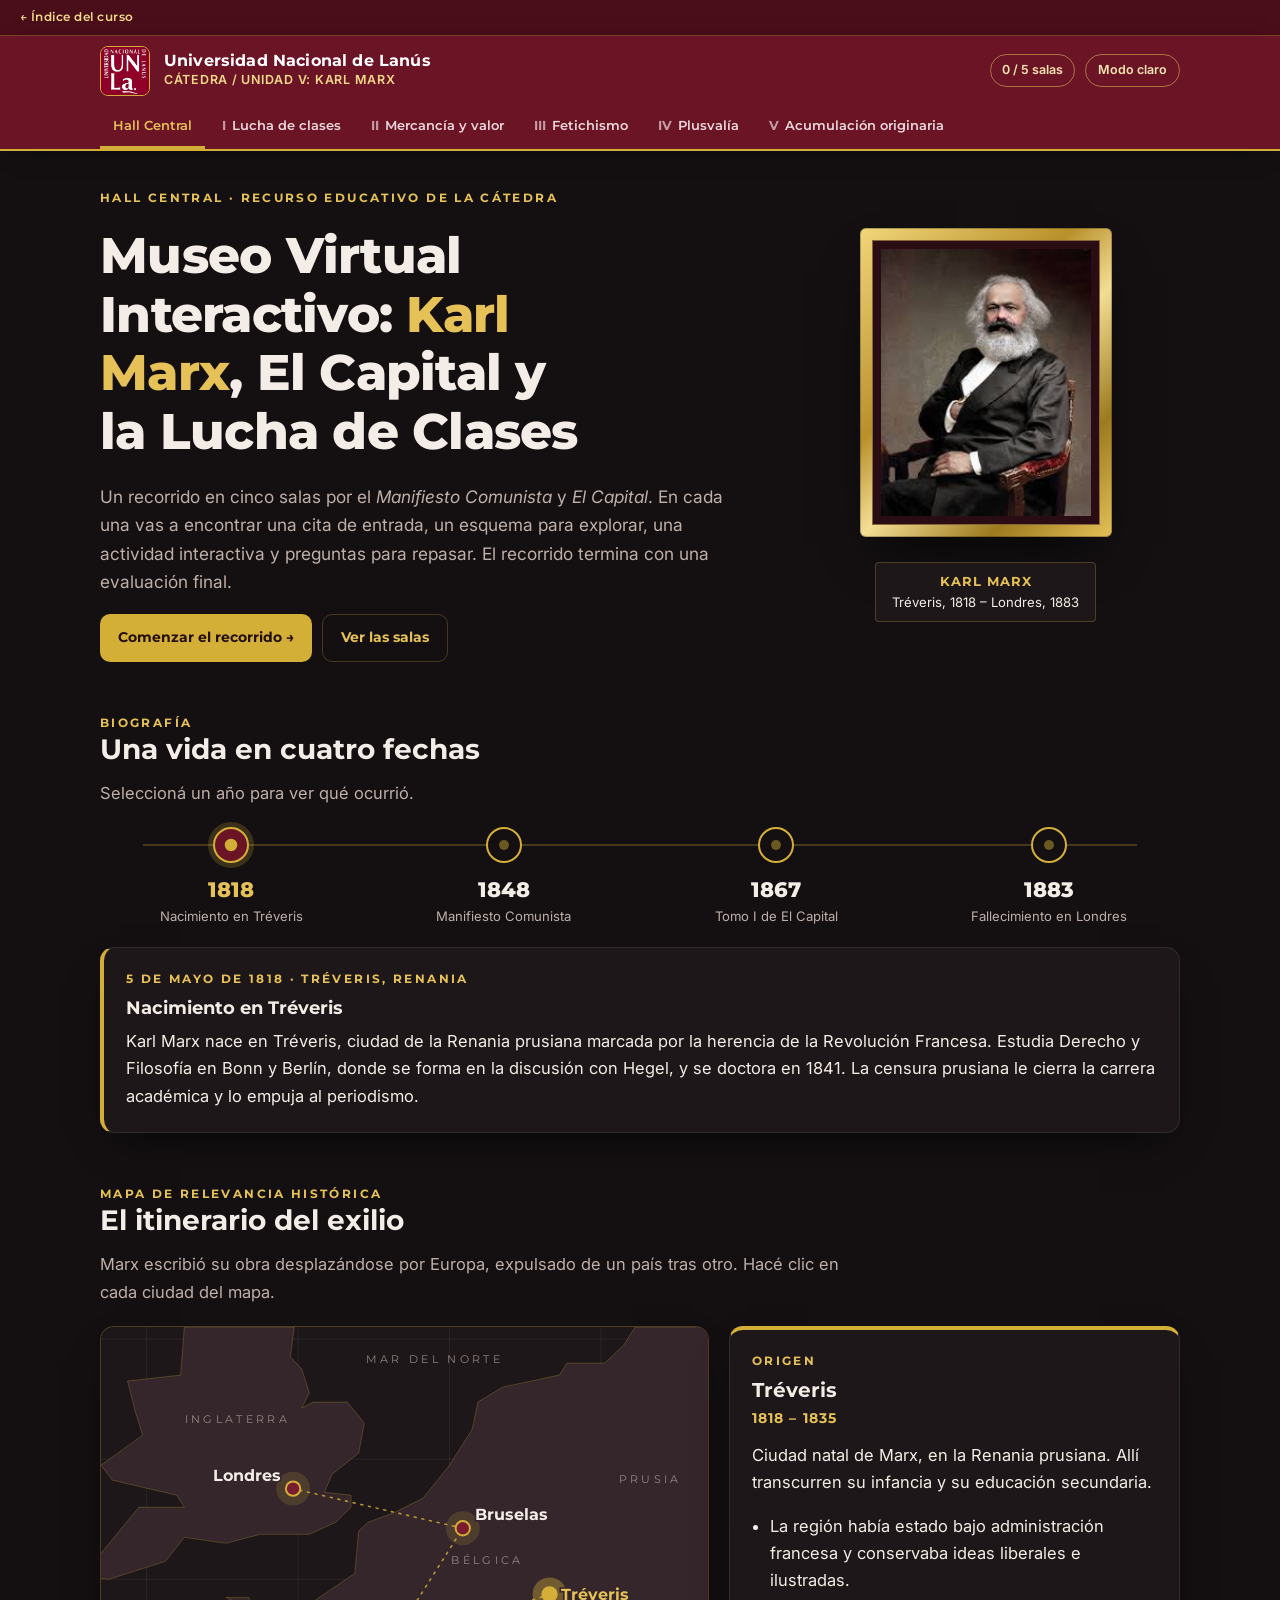
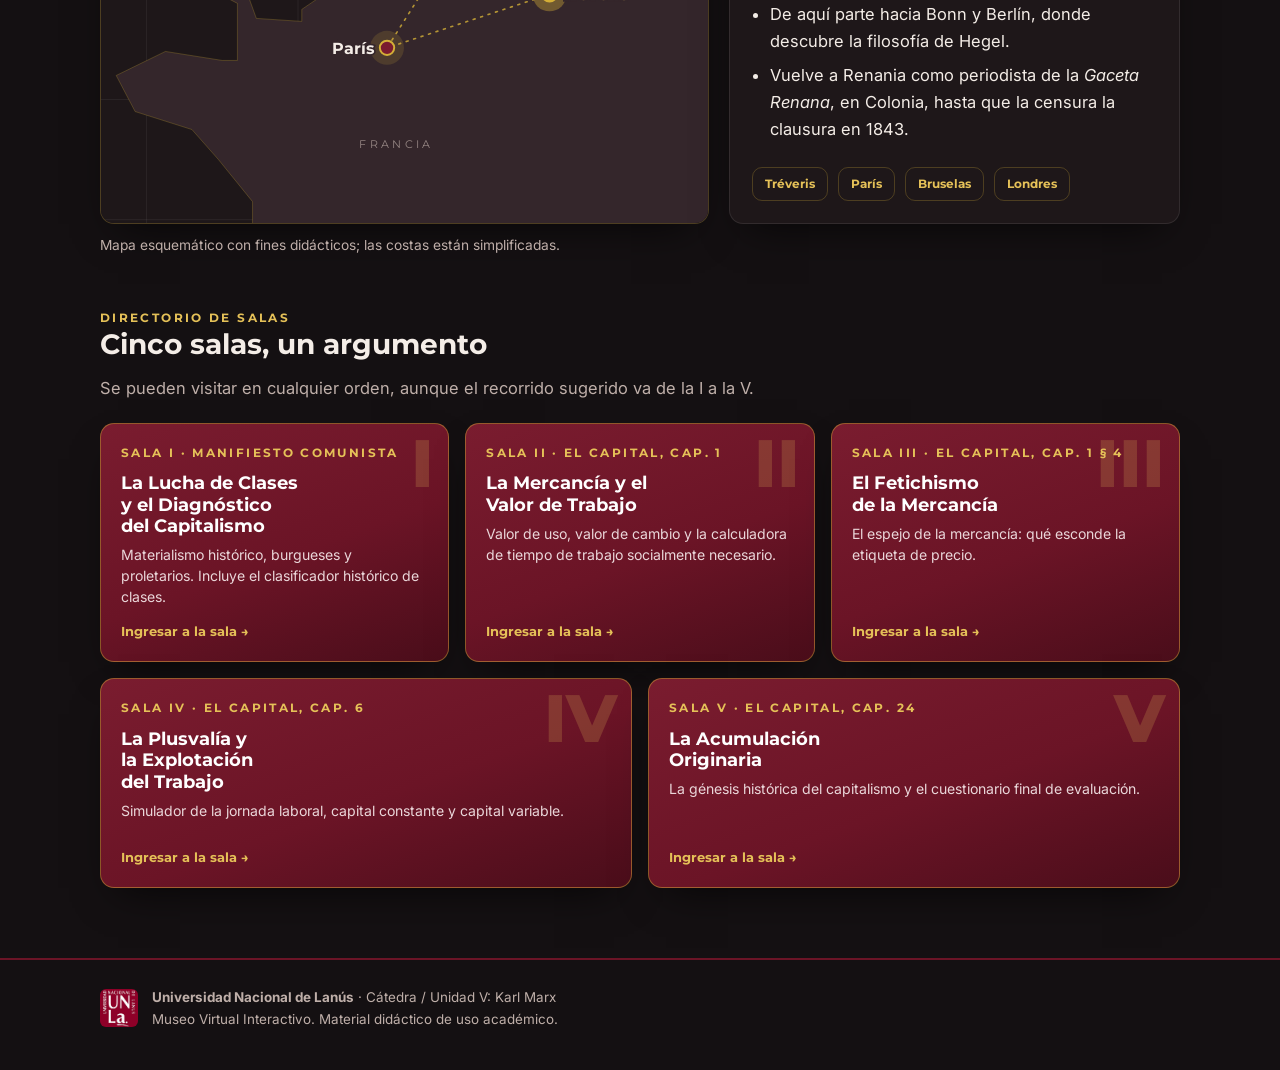
<file: museo-karl-marx.html>
<!DOCTYPE html>
<html lang="es" data-theme="dark">
<head>
<meta charset="UTF-8">
<meta name="viewport" content="width=device-width, initial-scale=1">
<title>Museo Virtual Interactivo: Karl Marx · UNLa</title>
<meta name="description" content="Museo virtual interactivo sobre Karl Marx, El Capital y el Manifiesto Comunista. Unidad V · Universidad Nacional de Lanús.">
<link rel="preconnect" href="https://fonts.googleapis.com">
<link rel="preconnect" href="https://fonts.gstatic.com" crossorigin>
<link href="https://fonts.googleapis.com/css2?family=Inter:wght@400;500;600;700&family=Montserrat:wght@500;600;700;800&display=swap" rel="stylesheet">
<style>
/* ============ TOKENS ============ */
:root{
  --granate:#6B1426; --granate-2:#7A1C2F; --granate-3:#8E2A3E;
  --gold:#D4AF37; --gold-2:#E5C158;
  --bg:#141012; --surface:#1E1719; --surface-2:#2A1F23; --surface-3:#34262B;
  --text:#F4EDE7; --muted:#BFAFA9; --line:rgba(212,175,55,.26); --line-soft:rgba(255,255,255,.09);
  --gold-text:#E5C158; --ok:#7BC79A; --bad:#F0938C; --ok-bg:rgba(123,199,154,.12); --bad-bg:rgba(240,147,140,.12);
  --shadow:0 18px 40px -18px rgba(0,0,0,.75);
  --display:"Montserrat","Inter",system-ui,-apple-system,"Segoe UI",Roboto,sans-serif;
  --body:"Inter",system-ui,-apple-system,"Segoe UI",Roboto,sans-serif;
  --r:14px;
}
:root[data-theme="light"]{
  --bg:#FAF8F5; --surface:#FFFFFF; --surface-2:#F3ECE4; --surface-3:#EADFD3;
  --text:#2A1A1D; --muted:#6B5957; --line:rgba(138,106,18,.38); --line-soft:rgba(42,26,29,.12);
  --gold-text:#80610C; --ok:#1F7A49; --bad:#B3322A; --ok-bg:rgba(31,122,73,.10); --bad-bg:rgba(179,50,42,.09);
  --shadow:0 16px 34px -20px rgba(74,20,32,.45);
}
*{box-sizing:border-box}
html{scroll-behavior:smooth}
body{margin:0;background:var(--bg);color:var(--text);font-family:var(--body);font-size:16.5px;line-height:1.65;-webkit-font-smoothing:antialiased}
h1,h2,h3,h4{font-family:var(--display);line-height:1.18;margin:0 0 .5em;text-wrap:balance}
p{margin:0 0 1em}
a{color:var(--gold-text)}
button{font:inherit;color:inherit;cursor:pointer}
:focus-visible{outline:2px solid var(--gold);outline-offset:3px;border-radius:6px}
.wrap{max-width:1120px;margin:0 auto;padding:0 20px}
.eyebrow{font-family:var(--display);font-size:.74rem;font-weight:700;letter-spacing:.2em;text-transform:uppercase;color:var(--gold-text)}
.muted{color:var(--muted)}
.small{font-size:.86rem}

/* ============ HEADER ============ */
.site-header{position:sticky;top:0;z-index:50;background:var(--granate);color:#fff;border-bottom:2px solid var(--gold);box-shadow:0 6px 24px -12px rgba(0,0,0,.7)}
.brand-row{display:flex;align-items:center;gap:14px;padding:10px 0}
.brand-logo{width:50px;height:50px;border-radius:8px;border:1.5px solid var(--gold);object-fit:cover;flex:none;background:#8E1B2D}
.brand-text{min-width:0;flex:1}
.brand-uni{font-family:var(--display);font-weight:700;font-size:1.02rem;letter-spacing:.01em;line-height:1.2}
.brand-cat{font-size:.78rem;color:#F1D98A;letter-spacing:.06em;text-transform:uppercase;font-weight:600}
.head-tools{display:flex;align-items:center;gap:10px;flex:none}
.progress-pill{font-size:.78rem;font-weight:600;border:1px solid rgba(229,193,88,.55);border-radius:999px;padding:5px 11px;color:#F6E7B4;white-space:nowrap}
.theme-btn{background:transparent;border:1px solid rgba(229,193,88,.55);color:#F6E7B4;border-radius:999px;padding:5px 12px;font-size:.78rem;font-weight:600;white-space:nowrap}
.theme-btn:hover{background:rgba(229,193,88,.16)}
.tabs{display:flex;gap:4px;overflow-x:auto;scrollbar-width:none;margin:0 -20px;padding:0 20px}
.tabs::-webkit-scrollbar{display:none}
.tabs a{flex:none;color:#EBD9DC;text-decoration:none;font-family:var(--display);font-weight:600;font-size:.82rem;padding:9px 13px 10px;border-bottom:3px solid transparent;white-space:nowrap}
.tabs a:hover{color:#fff}
.tabs a[aria-current="page"]{color:var(--gold-2);border-bottom-color:var(--gold)}
.tabs a .n{opacity:.7;margin-right:6px;font-weight:700}

/* ============ VIEWS ============ */
.view{display:none;padding:38px 0 70px;animation:fade .35s ease}
.view.active{display:block}
@keyframes fade{from{opacity:0;transform:translateY(8px)}to{opacity:1;transform:none}}
@media (prefers-reduced-motion:reduce){*{animation:none!important;transition:none!important}}
section.block{margin-top:52px}
.block-head{margin-bottom:20px;max-width:760px}
.block-head h2{font-size:clamp(1.35rem,2.6vw,1.75rem)}
.card{background:var(--surface);border:1px solid var(--line-soft);border-radius:var(--r);padding:22px;box-shadow:var(--shadow)}

/* ============ HALL ============ */
.hero{display:grid;grid-template-columns:1.5fr .9fr;gap:44px;align-items:center}
.hero h1{font-size:clamp(1.9rem,4.4vw,3.1rem);font-weight:800;letter-spacing:-.015em;margin:.35em 0 .45em}
.hero h1 em{font-style:normal;color:var(--gold-text)}
.hero p.lead{font-size:1.08rem;color:var(--muted);max-width:58ch}
.btn{display:inline-flex;align-items:center;gap:8px;background:var(--gold);color:#24100F;border:0;border-radius:10px;padding:11px 18px;font-family:var(--display);font-weight:700;font-size:.9rem;text-decoration:none}
.btn:hover{background:var(--gold-2)}
.btn.ghost{background:transparent;color:var(--gold-text);border:1.5px solid var(--line)}
.btn.ghost:hover{background:var(--surface-2)}
.btn-row{display:flex;flex-wrap:wrap;gap:10px;margin-top:8px}
.portrait{justify-self:center;text-align:center}
.frame{display:inline-block;padding:12px;background:linear-gradient(135deg,#F1D67A,#B8902A 38%,#F3DE95 55%,#9C7A1E 78%,#E5C158);border-radius:6px;box-shadow:0 26px 50px -20px rgba(0,0,0,.8),inset 0 0 0 1px rgba(0,0,0,.25)}
.frame .mat{padding:9px;background:#2A0D14;box-shadow:inset 0 0 0 1px rgba(229,193,88,.5)}
.frame img{display:block;width:210px;max-width:52vw;height:auto}
.plaque{display:inline-block;margin-top:16px;padding:8px 16px;border:1px solid var(--line);border-radius:4px;background:var(--surface);font-size:.82rem}
.plaque b{display:block;font-family:var(--display);letter-spacing:.08em;text-transform:uppercase;font-size:.8rem;color:var(--gold-text)}

/* timeline */
.timeline{position:relative;display:grid;grid-template-columns:repeat(4,1fr);gap:10px}
.timeline::before{content:"";position:absolute;left:4%;right:4%;top:17px;height:2px;background:var(--line)}
.tl-btn{position:relative;background:none;border:0;padding:0 4px;text-align:center}
.tl-dot{width:36px;height:36px;border-radius:50%;margin:0 auto 10px;border:2px solid var(--gold);background:var(--bg);display:grid;place-items:center;transition:.2s}
.tl-dot::after{content:"";width:10px;height:10px;border-radius:50%;background:var(--gold);opacity:.45;transition:.2s}
.tl-btn[aria-selected="true"] .tl-dot{background:var(--granate);box-shadow:0 0 0 5px rgba(212,175,55,.2)}
.tl-btn[aria-selected="true"] .tl-dot::after{opacity:1;transform:scale(1.25)}
.tl-year{font-family:var(--display);font-weight:800;font-size:1.3rem;display:block}
.tl-label{font-size:.82rem;color:var(--muted);display:block;line-height:1.35}
.tl-btn[aria-selected="true"] .tl-year{color:var(--gold-text)}
.tl-panel{margin-top:22px;border-left:4px solid var(--gold)}
.tl-panel h3{font-size:1.15rem}

/* map */
.map-grid{display:grid;grid-template-columns:1.35fr 1fr;gap:20px;align-items:stretch}
.map-box{background:var(--surface);border:1px solid var(--line);border-radius:var(--r);overflow:hidden;box-shadow:var(--shadow)}
.map-box{min-height:100%}.map-box svg{display:block;width:100%;height:100%}
.sea{fill:var(--surface)} .land{fill:var(--surface-3);stroke:var(--line);stroke-width:1.5}
.grat{stroke:var(--line-soft);stroke-width:1}
.route{fill:none;stroke:var(--gold);stroke-width:2.5;stroke-dasharray:3 9;stroke-linecap:round;opacity:.8}
.pin{cursor:pointer}
.pin .halo{fill:var(--gold);opacity:.16;transition:.2s}
.pin .core{fill:var(--granate-2);stroke:var(--gold);stroke-width:3;transition:.2s}
.pin:hover .halo,.pin.on .halo{opacity:.38}
.pin.on .core{fill:var(--gold)}
.pin text{font-family:var(--display);font-weight:700;font-size:25px;fill:var(--text);paint-order:stroke;stroke:var(--surface-3);stroke-width:5px}
.pin.on text{fill:var(--gold-text)}
.map-label{font-family:var(--display);font-size:17px;letter-spacing:.3em;fill:var(--muted);opacity:.7}
.map-card{border-top:4px solid var(--gold);display:flex;flex-direction:column}
.map-card h3{font-size:1.25rem;margin-bottom:.2em}
.map-card .years{font-family:var(--display);font-weight:700;color:var(--gold-text);font-size:.85rem;letter-spacing:.08em;margin-bottom:.9em}
.map-card ul{padding-left:1.1em;margin:0 0 1em}
.map-card li{margin-bottom:.4em}

/* directory */
.rooms{display:grid;grid-template-columns:repeat(6,1fr);gap:16px}
.room-card{grid-column:span 2;position:relative;display:flex;flex-direction:column;text-decoration:none;color:#fff;background:linear-gradient(160deg,var(--granate-2),var(--granate) 55%,#4A0D1A);border:1px solid rgba(212,175,55,.45);border-radius:var(--r);padding:20px 20px 18px;min-height:210px;overflow:hidden;transition:transform .2s,box-shadow .2s,border-color .2s;box-shadow:var(--shadow)}
.room-card:nth-child(4),.room-card:nth-child(5){grid-column:span 3}
.room-card:hover{transform:translateY(-4px);border-color:var(--gold-2)}
.room-card .num{font-family:var(--display);font-weight:800;font-size:4.2rem;line-height:1;position:absolute;right:14px;top:6px;color:rgba(229,193,88,.2)}
.room-card .eyebrow{color:var(--gold-2)}
.room-card h3{font-size:1.14rem;margin:.5em 0 .4em;max-width:17ch}
.room-card p{font-size:.88rem;color:#EAD6D9;margin:0 0 14px;line-height:1.5}
.room-card .go{margin-top:auto;font-family:var(--display);font-weight:700;font-size:.82rem;color:var(--gold-2);display:flex;justify-content:space-between;align-items:center}
.room-card .seen{font-size:.72rem;border:1px solid var(--gold);border-radius:999px;padding:2px 9px;display:none}
.room-card.visited .seen{display:inline-block}

/* ============ SALAS ============ */
.sala-hero{border-radius:var(--r);background:linear-gradient(150deg,var(--granate-2),var(--granate) 60%,#4A0D1A);color:#fff;padding:30px 30px 28px;border:1px solid rgba(212,175,55,.45);position:relative;overflow:hidden}
.sala-hero .num{position:absolute;right:22px;top:-8px;font-family:var(--display);font-weight:800;font-size:8.5rem;line-height:1;color:rgba(229,193,88,.16)}
.sala-hero .eyebrow{color:var(--gold-2)}
.sala-hero h1{font-size:clamp(1.55rem,3.4vw,2.3rem);font-weight:800;margin:.35em 0 .4em;max-width:22ch;position:relative}
.sala-hero p{color:#F0DEE0;max-width:68ch;margin:0;position:relative}
.quote{margin:24px 0 0;background:var(--surface);border:1.5px solid var(--gold);border-radius:var(--r);padding:26px 28px 22px 62px;position:relative;box-shadow:var(--shadow)}
.quote::before{content:"“";position:absolute;left:18px;top:2px;font-family:Georgia,serif;font-size:4.6rem;line-height:1.1;color:var(--gold)}
.quote p{font-family:var(--display);font-weight:600;font-size:clamp(1.05rem,2vw,1.28rem);line-height:1.45;margin:0 0 .6em}
.quote cite{font-style:normal;font-size:.84rem;color:var(--muted)}
.concept{display:grid;grid-template-columns:1fr 1fr;gap:16px}
.concept .card h3{font-size:1.02rem;color:var(--gold-text)}
.concept .card p:last-child{margin:0}

/* stage scheme (sala 1 & 5) */
.stages{display:grid;grid-template-columns:1fr auto 1fr auto 1fr;gap:10px;align-items:stretch}
.stage{background:var(--surface);border:1.5px solid var(--line-soft);border-radius:var(--r);padding:18px;text-align:left;transition:.2s}
.stage:hover{border-color:var(--line)}
.stage[aria-pressed="true"]{border-color:var(--gold);background:var(--surface-2);box-shadow:var(--shadow)}
.stage .era{font-size:.72rem;letter-spacing:.14em;text-transform:uppercase;color:var(--gold-text);font-weight:700;font-family:var(--display)}
.stage .pair{font-family:var(--display);font-weight:700;font-size:1.08rem;margin-top:8px;display:block}
.stage .pair i{font-style:normal;display:block;font-size:.72rem;color:var(--muted);font-weight:600;letter-spacing:.1em;margin:3px 0}
.arrow{align-self:center;color:var(--gold);font-size:1.6rem;font-family:var(--display);font-weight:700}
.detail{margin-top:16px;border-left:4px solid var(--gold)}
.detail h3{font-size:1.1rem}
.detail p:last-child{margin-bottom:0}

/* classifier */
.pool{display:flex;flex-wrap:wrap;gap:9px;min-height:48px;margin-bottom:16px}
.chip{background:var(--surface-2);border:1.5px solid var(--line);border-radius:999px;padding:8px 15px;font-weight:600;font-size:.9rem;touch-action:manipulation}
.chip:hover{border-color:var(--gold)}
.chip[aria-pressed="true"]{background:var(--gold);color:#24100F;border-color:var(--gold)}
.chip.shake{animation:shake .35s}
@keyframes shake{25%{transform:translateX(-5px)}75%{transform:translateX(5px)}}
.buckets{display:grid;grid-template-columns:1fr 1fr;gap:16px}
.bucket{background:var(--surface);border:2px dashed var(--line);border-radius:var(--r);padding:16px;min-height:170px;text-align:left;display:block;width:100%;transition:.15s}
.bucket.over,.bucket.armed:hover{border-style:solid;border-color:var(--gold);background:var(--surface-2)}
.bucket h3{font-size:1rem;margin-bottom:2px}
.bucket .placed{display:flex;flex-wrap:wrap;gap:7px;margin-top:12px}
.placed span{background:var(--ok-bg);border:1px solid var(--ok);color:var(--ok);border-radius:999px;padding:4px 11px;font-size:.82rem;font-weight:600}
.feedback{margin-top:14px;padding:12px 16px;border-radius:10px;font-size:.93rem;border:1px solid var(--line-soft);background:var(--surface);min-height:50px}
.feedback.ok{background:var(--ok-bg);border-color:var(--ok)}
.feedback.bad{background:var(--bad-bg);border-color:var(--bad)}
.game-bar{display:flex;justify-content:space-between;align-items:center;gap:12px;flex-wrap:wrap;margin-bottom:14px}
.score{font-family:var(--display);font-weight:700;color:var(--gold-text)}
.link-btn{background:none;border:0;color:var(--gold-text);text-decoration:underline;font-size:.86rem;padding:4px}

/* FAQ */
details.faq{background:var(--surface);border:1px solid var(--line-soft);border-radius:var(--r);margin-bottom:10px;overflow:hidden}
details.faq[open]{border-color:var(--gold)}
details.faq summary{list-style:none;cursor:pointer;padding:16px 52px 16px 20px;font-family:var(--display);font-weight:600;position:relative}
details.faq summary::-webkit-details-marker{display:none}
details.faq summary::after{content:"+";position:absolute;right:18px;top:50%;transform:translateY(-50%);width:26px;height:26px;border-radius:50%;border:1.5px solid var(--gold);color:var(--gold-text);display:grid;place-items:center;font-size:1.1rem;line-height:1}
details.faq[open] summary::after{content:"–"}
details.faq .ans{padding:0 20px 18px;color:var(--text)}
details.faq .ans p:last-child{margin:0}
details.faq .ans b.r{color:var(--gold-text)}

/* sala 2 */
.duo{display:grid;grid-template-columns:1fr 1fr;gap:16px}
.duo button{text-align:left;background:var(--surface);border:1.5px solid var(--line-soft);border-radius:var(--r);padding:20px}
.duo button[aria-pressed="true"]{border-color:var(--gold);background:var(--surface-2)}
.duo .k{font-family:var(--display);font-weight:800;font-size:1.25rem;display:block;margin:.2em 0}
.sim{display:grid;grid-template-columns:1fr 1fr;gap:26px;align-items:start}
.sim label{font-family:var(--display);font-weight:700;display:flex;justify-content:space-between;gap:10px;margin-bottom:6px}
.sim label output{color:var(--gold-text)}
input[type=range]{width:100%;accent-color:var(--gold);height:28px;margin:0}
.scale{display:flex;justify-content:space-between;font-size:.76rem;color:var(--muted)}
.stats{display:grid;grid-template-columns:1fr 1fr;gap:10px;margin-top:4px}
.stat{background:var(--surface-2);border-radius:10px;padding:12px 14px}
.stat .v{font-family:var(--display);font-weight:800;font-size:1.55rem;color:var(--gold-text);line-height:1.1;font-variant-numeric:tabular-nums}
.stat .l{font-size:.78rem;color:var(--muted);line-height:1.35;margin-top:3px}
.hbar{margin:12px 0 4px}
.hbar .t{display:flex;justify-content:space-between;font-size:.82rem;margin-bottom:4px}
.hbar .track{height:16px;background:var(--surface-2);border-radius:4px;overflow:hidden}
.hbar .fill{height:100%;background:var(--gold);border-radius:4px;transition:width .25s}
.hbar .fill.g{background:var(--granate-3)}
.note{margin-top:14px;padding:12px 14px;border-radius:10px;background:var(--surface-2);font-size:.9rem;border-left:3px solid var(--gold)}

/* sala 3 */
.mirror{display:grid;grid-template-columns:repeat(3,1fr);gap:16px}
.prod{background:var(--surface);border:1px solid var(--line-soft);border-radius:var(--r);overflow:hidden;display:flex;flex-direction:column}
.prod.open{border-color:var(--gold)}
.prod-face{position:relative;min-height:250px;padding:20px}
.prod-face .veil,.prod-face .truth{transition:opacity .4s,transform .4s}
.veil{position:absolute;inset:0;display:flex;flex-direction:column;align-items:center;justify-content:center;gap:12px;background:radial-gradient(circle at 50% 35%,var(--surface-3),var(--surface));text-align:center;padding:16px}
.veil .thing{font-family:var(--display);font-weight:800;font-size:1.3rem}
.tag{background:var(--gold);color:#24100F;font-family:var(--display);font-weight:800;font-size:1.45rem;padding:8px 20px 8px 30px;border-radius:4px;position:relative;transform:rotate(-4deg);box-shadow:0 8px 16px -8px rgba(0,0,0,.6)}
.tag::before{content:"";position:absolute;left:10px;top:50%;width:9px;height:9px;border-radius:50%;background:var(--surface);transform:translateY(-50%)}
.veil small{color:var(--muted);max-width:24ch;line-height:1.4}
.prod.open .veil{opacity:0;transform:translateY(-14px);pointer-events:none}
.truth{opacity:0}
.prod.open .truth{opacity:1}
.truth h4{font-size:.98rem;margin-bottom:2px}
.truth .tot{font-family:var(--display);font-weight:800;color:var(--gold-text);font-size:1.25rem;margin-bottom:8px}
.prod .toggle{border:0;border-top:1px solid var(--line-soft);background:var(--surface-2);padding:12px;font-family:var(--display);font-weight:700;font-size:.86rem;color:var(--gold-text);margin-top:auto}
.prod .toggle:hover{background:var(--surface-3)}

/* sala 4 */
.day{display:flex;height:74px;border-radius:10px;overflow:hidden;border:1.5px solid var(--gold);margin:8px 0 6px}
.day .seg{display:flex;flex-direction:column;justify-content:center;padding:0 12px;min-width:0;transition:flex-grow .25s;overflow:hidden;white-space:nowrap}
.day .nec{background:var(--surface-3);color:var(--text)}
.day .exc{background:linear-gradient(135deg,var(--granate-3),var(--granate));color:#fff}
.day .seg b{font-family:var(--display);font-size:1.15rem;line-height:1.2}
.day .seg span{font-size:.74rem;opacity:.9}
.ticks{display:flex;font-size:.7rem;color:var(--muted)}
.ticks span{flex:1;text-align:left;border-left:1px solid var(--line-soft);padding-left:3px}
.rate{text-align:center;border:1.5px solid var(--gold);border-radius:var(--r);padding:18px;background:var(--surface-2)}
.rate .big{font-family:var(--display);font-weight:800;font-size:3rem;color:var(--gold-text);line-height:1;font-variant-numeric:tabular-nums}
.rate .f{font-family:var(--display);font-weight:600;margin-top:8px;font-size:.92rem}
.eq{font-family:var(--display);font-weight:700;font-size:1.02rem;display:flex;flex-wrap:wrap;gap:8px;align-items:center;margin-top:6px}
.eq span{background:var(--surface-2);border-radius:8px;padding:6px 11px}
.eq .p{background:var(--granate);color:#fff}
.ctrl{margin-bottom:18px}
.legend{display:flex;gap:18px;flex-wrap:wrap;font-size:.84rem;margin-top:10px}
.legend i{display:inline-block;width:12px;height:12px;border-radius:3px;margin-right:6px;vertical-align:-1px}

/* quiz */
.q{margin-bottom:18px}
.q h3{font-size:1.05rem;margin-bottom:12px}
.q h3 span{color:var(--gold-text);margin-right:6px}
.opts{display:grid;gap:8px}
.opt{text-align:left;background:var(--surface-2);border:1.5px solid var(--line-soft);border-radius:10px;padding:11px 15px}
.opt:not(:disabled):hover{border-color:var(--gold)}
.opt:disabled{cursor:default;opacity:.75}
.opt.correct{border-color:var(--ok);background:var(--ok-bg);opacity:1;font-weight:600}
.opt.wrong{border-color:var(--bad);background:var(--bad-bg);opacity:1}
.q .fb{margin-top:10px;font-size:.92rem;padding:10px 14px;border-radius:10px;display:none}
.q .fb.show{display:block}
.q .fb.ok{background:var(--ok-bg)} .q .fb.bad{background:var(--bad-bg)}
.result{display:none;text-align:center;border:2px solid var(--gold);background:linear-gradient(160deg,var(--granate-2),var(--granate) 60%,#4A0D1A);color:#fff}
.result.show{display:block}
.result.fail{background:var(--surface);color:var(--text)}
.result img{width:58px;height:58px;border-radius:8px;border:1.5px solid var(--gold)}
.result .sc{font-family:var(--display);font-weight:800;font-size:2.8rem;color:var(--gold-2);line-height:1.1;margin:.2em 0}
.result.fail .sc{color:var(--gold-text)}
.result h3{font-size:1.3rem}
.result p{max-width:56ch;margin:0 auto 1em}
.seal{display:inline-block;border:1.5px solid var(--gold-2);border-radius:999px;padding:5px 16px;font-family:var(--display);font-weight:700;font-size:.78rem;letter-spacing:.14em;text-transform:uppercase;color:var(--gold-2);margin-bottom:14px}
.result.fail .seal{color:var(--gold-text);border-color:var(--line)}

.pager{display:flex;justify-content:space-between;gap:12px;margin-top:56px;padding-top:22px;border-top:1px solid var(--line-soft);flex-wrap:wrap}
footer{border-top:2px solid var(--granate);padding:26px 0 40px;font-size:.84rem;color:var(--muted)}
footer .wrap{display:flex;gap:14px;align-items:center;flex-wrap:wrap}
footer img{width:38px;height:38px;border-radius:6px}

/* ============ RESPONSIVE ============ */
@media (max-width:860px){
  .hero{grid-template-columns:1fr;gap:28px}
  .portrait{order:-1}
  .map-grid,.sim,.concept{grid-template-columns:1fr}
  .rooms{grid-template-columns:1fr 1fr}
  .room-card,.room-card:nth-child(4),.room-card:nth-child(5){grid-column:span 1}
  .room-card:nth-child(5){grid-column:span 2}
  .mirror{grid-template-columns:1fr}
  .stages{grid-template-columns:1fr}
  .arrow{transform:rotate(90deg);justify-self:center}
}
@media (max-width:560px){
  body{font-size:16px}
  .wrap{padding:0 16px}
  .tabs{margin:0 -16px;padding:0 16px}
  .brand-logo{width:42px;height:42px}
  .brand-uni{font-size:.9rem}
  .brand-cat{font-size:.66rem}
  .progress-pill{display:none}
  .rooms,.buckets,.duo{grid-template-columns:1fr}
  .room-card:nth-child(5){grid-column:span 1}
  .room-card{min-height:0}
  .timeline{grid-template-columns:1fr 1fr;row-gap:22px}
  .timeline::before{display:none}
  .sala-hero{padding:22px 20px}
  .sala-hero .num{font-size:6rem}
  .quote{padding:54px 20px 18px}
  .quote::before{left:14px;top:-6px}
  .stats{grid-template-columns:1fr 1fr}
  .rate .big{font-size:2.4rem}
  .day .seg span{display:none}
}
</style>
</head>
<body>
<a href="index.html" style="display:block;background:#4A0D1A;color:#F1D98A;font-family:var(--display);font-weight:600;font-size:.78rem;letter-spacing:.04em;padding:7px 20px;text-decoration:none;border-bottom:1px solid rgba(212,175,55,.35);">&larr; Índice del curso</a>

<header class="site-header">
  <div class="wrap">
    <div class="brand-row">
      <img class="brand-logo" src="[data-uri]" alt="Logo de la Universidad Nacional de Lanús">
      <div class="brand-text">
        <div class="brand-uni">Universidad Nacional de Lanús</div>
        <div class="brand-cat">Cátedra / Unidad V: Karl Marx</div>
      </div>
      <div class="head-tools">
        <span class="progress-pill" id="progress" aria-live="polite">0 / 5 salas</span>
        <button class="theme-btn" id="themeBtn" type="button" aria-label="Cambiar entre modo oscuro y claro">Modo claro</button>
      </div>
    </div>
    <nav class="tabs" aria-label="Salas del museo">
      <a href="#hall" data-nav="hall">Hall Central</a>
      <a href="#sala1" data-nav="sala1"><span class="n">I</span>Lucha de clases</a>
      <a href="#sala2" data-nav="sala2"><span class="n">II</span>Mercancía y valor</a>
      <a href="#sala3" data-nav="sala3"><span class="n">III</span>Fetichismo</a>
      <a href="#sala4" data-nav="sala4"><span class="n">IV</span>Plusvalía</a>
      <a href="#sala5" data-nav="sala5"><span class="n">V</span>Acumulación originaria</a>
    </nav>
  </div>
</header>

<main class="wrap">

<!-- ======================= HALL ======================= -->
<div class="view" id="hall">
  <div class="hero">
    <div>
      <div class="eyebrow">Hall Central · Recurso educativo de la cátedra</div>
      <h1>Museo Virtual Interactivo: <em>Karl Marx</em>, El Capital y la Lucha de Clases</h1>
      <p class="lead">Un recorrido en cinco salas por el <i>Manifiesto Comunista</i> y <i>El Capital</i>. En cada una vas a encontrar una cita de entrada, un esquema para explorar, una actividad interactiva y preguntas para repasar. El recorrido termina con una evaluación final.</p>
      <div class="btn-row">
        <a class="btn" href="#sala1">Comenzar el recorrido →</a>
        <a class="btn ghost" href="#directorio" data-scroll="directorio">Ver las salas</a>
      </div>
    </div>
    <figure class="portrait" style="margin:0">
      <div class="frame"><div class="mat"><img src="[data-uri]" alt="Retrato de Karl Marx sentado, con barba y cabello canosos y levita oscura"></div></div>
      <figcaption><div class="plaque"><b>Karl Marx</b>Tréveris, 1818 – Londres, 1883</div></figcaption>
    </figure>
  </div>

  <section class="block" aria-labelledby="h-bio">
    <div class="block-head">
      <div class="eyebrow">Biografía</div>
      <h2 id="h-bio">Una vida en cuatro fechas</h2>
      <p class="muted">Seleccioná un año para ver qué ocurrió.</p>
    </div>
    <div class="timeline" role="tablist" aria-label="Línea de tiempo de Karl Marx" id="timeline"></div>
    <div class="card tl-panel" id="tlPanel" role="tabpanel" aria-live="polite"></div>
  </section>

  <section class="block" aria-labelledby="h-map">
    <div class="block-head">
      <div class="eyebrow">Mapa de relevancia histórica</div>
      <h2 id="h-map">El itinerario del exilio</h2>
      <p class="muted">Marx escribió su obra desplazándose por Europa, expulsado de un país tras otro. Hacé clic en cada ciudad del mapa.</p>
    </div>
    <div class="map-grid">
      <div class="map-box"><svg id="map" viewBox="0 0 1080 760" preserveAspectRatio="xMidYMid slice" role="group" aria-label="Mapa esquemático de Europa occidental con las ciudades de la vida de Marx"></svg></div>
      <div class="card map-card" id="mapCard" aria-live="polite"></div>
    </div>
    <p class="small muted" style="margin-top:10px">Mapa esquemático con fines didácticos; las costas están simplificadas.</p>
  </section>

  <section class="block" id="directorio" aria-labelledby="h-dir">
    <div class="block-head">
      <div class="eyebrow">Directorio de salas</div>
      <h2 id="h-dir">Cinco salas, un argumento</h2>
      <p class="muted">Se pueden visitar en cualquier orden, aunque el recorrido sugerido va de la I a la V.</p>
    </div>
    <div class="rooms" id="rooms"></div>
  </section>
</div>

<!-- ======================= SALA 1 ======================= -->
<div class="view" id="sala1">
  <div class="sala-hero">
    <div class="num" aria-hidden="true">I</div>
    <div class="eyebrow">Sala I · Manifiesto Comunista (1848)</div>
    <h1>La Lucha de Clases y el Diagnóstico del Capitalismo</h1>
    <p>El materialismo histórico explica cada época por la forma en que los seres humanos producen su vida material y por los antagonismos que esa forma genera. El <i>Manifiesto</i> diagnostica que la sociedad burguesa no suprime esos antagonismos: los simplifica y polariza.</p>
  </div>
  <blockquote class="quote">
    <p>La historia de toda sociedad hasta nuestros días no ha sido sino la historia de las luchas de clases.</p>
    <cite>K. Marx y F. Engels, <i>Manifiesto del Partido Comunista</i>, cap. I: «Burgueses y proletarios».</cite>
  </blockquote>

  <section class="block">
    <div class="block-head">
      <div class="eyebrow">Esquema interactivo</div>
      <h2>Evolución de los antagonismos sociales</h2>
      <p class="muted">Elegí una etapa para ver quiénes se enfrentan y sobre qué se apoya la dominación.</p>
    </div>
    <div class="stages" id="stages1"></div>
    <div class="card detail" id="stageDetail1" aria-live="polite"></div>
  </section>

  <section class="block">
    <div class="block-head">
      <div class="eyebrow">Dinámica</div>
      <h2>Clasificador histórico de clases</h2>
      <p class="muted">Seleccioná un rol y luego la sociedad a la que pertenece. En computadora también podés arrastrarlo.</p>
    </div>
    <div class="game-bar">
      <span class="score" id="clsScore">0 / 0</span>
      <button class="link-btn" id="clsReset" type="button">Reiniciar</button>
    </div>
    <div class="pool" id="pool" aria-label="Roles para clasificar"></div>
    <div class="buckets">
      <button class="bucket" type="button" data-bucket="feudal">
        <h3>Sociedad feudal</h3><span class="small muted">Jerarquía de estamentos, gremios y servidumbre</span>
        <div class="placed"></div>
      </button>
      <button class="bucket" type="button" data-bucket="burguesa">
        <h3>Sociedad burguesa moderna</h3><span class="small muted">Gran industria, mercado mundial y trabajo asalariado</span>
        <div class="placed"></div>
      </button>
    </div>
    <div class="feedback" id="clsFb" aria-live="polite">Elegí un rol para empezar.</div>
  </section>

  <section class="block">
    <div class="block-head"><div class="eyebrow">Preguntas para repasar</div><h2>Hacé clic para ver la respuesta</h2></div>
    <details class="faq"><summary>¿Por qué la burguesía fue una clase históricamente revolucionaria?</summary>
      <div class="ans"><p><b class="r">Respuesta:</b> Porque destruyó las relaciones feudales, unificó el mercado mundial y revolucionó los medios de producción.</p>
      <p class="muted">Para ampliar: el <i>Manifiesto</i> insiste en que la burguesía no puede existir sin revolucionar permanentemente los instrumentos de producción y, con ellos, todas las relaciones sociales. Su papel histórico es reconocido antes de ser criticado.</p></div></details>
    <details class="faq"><summary>¿Por qué se afirma que la burguesía produce sus «propios sepultureros»?</summary>
      <div class="ans"><p><b class="r">Respuesta:</b> Al concentrar al proletariado en las industrias, facilita su organización política y conciencia de clase.</p>
      <p class="muted">Para ampliar: la misma gran industria que la burguesía necesita para acumular reúne a los obreros, iguala sus condiciones de vida y les da medios de comunicación para asociarse.</p></div></details>
  </section>
  <div class="pager" data-pager="sala1"></div>
</div>

<!-- ======================= SALA 2 ======================= -->
<div class="view" id="sala2">
  <div class="sala-hero">
    <div class="num" aria-hidden="true">II</div>
    <div class="eyebrow">Sala II · El Capital, Tomo I, cap. 1</div>
    <h1>La Mercancía y el Valor de Trabajo</h1>
    <p>Marx comienza <i>El Capital</i> por la mercancía porque es la célula básica de la riqueza capitalista. Analizarla permite llegar a la teoría del valor trabajo: lo que hace conmensurables a cosas distintas es el trabajo humano que contienen.</p>
  </div>
  <blockquote class="quote">
    <p>La riqueza de las sociedades en las que domina el modo de producción capitalista se presenta como un «enorme cúmulo de mercancías»...</p>
    <cite>K. Marx, <i>El Capital</i>, Tomo I, cap. 1: «La mercancía».</cite>
  </blockquote>

  <section class="block">
    <div class="block-head">
      <div class="eyebrow">Esquema interactivo</div>
      <h2>Doble carácter de la mercancía</h2>
      <p class="muted">Toda mercancía es dos cosas a la vez. Elegí una cara para examinarla.</p>
    </div>
    <div class="duo" id="duo">
      <button type="button" data-k="uso"><span class="eyebrow">Aspecto cualitativo</span><span class="k">Valor de uso</span><span class="muted small">Utilidad para satisfacer necesidades.</span></button>
      <button type="button" data-k="cambio"><span class="eyebrow">Aspecto cuantitativo</span><span class="k">Valor de cambio</span><span class="muted small">Proporción en que se intercambia por otras.</span></button>
    </div>
    <div class="card detail" id="duoDetail" aria-live="polite"></div>
  </section>

  <section class="block">
    <div class="block-head">
      <div class="eyebrow">Simulador</div>
      <h2>Calculadora de Tiempo de Trabajo Socialmente Necesario</h2>
      <p class="muted">Mové el control para cambiar el grado técnico promedio de la sociedad y observá qué pasa con el valor de una pieza de lienzo.</p>
    </div>
    <div class="card sim">
      <div>
        <label for="tec">Grado técnico promedio <output id="tecOut">100%</output></label>
        <input type="range" id="tec" min="50" max="400" step="10" value="100">
        <div class="scale"><span>50% · técnica atrasada</span><span>400% · gran industria</span></div>
        <div class="hbar"><div class="t"><span>Valor de 1 pieza (tiempo socialmente necesario)</span><b id="bSoc"></b></div><div class="track"><div class="fill" id="fSoc"></div></div></div>
        <div class="hbar"><div class="t"><span>Tiempo que gasta un tejedor manual rezagado</span><b>10 h</b></div><div class="track"><div class="fill g" style="width:50%"></div></div></div>
        <div class="note" id="simNote"></div>
      </div>
      <div>
        <div class="stats">
          <div class="stat"><div class="v" id="sTtsn"></div><div class="l">horas socialmente necesarias por pieza</div></div>
          <div class="stat"><div class="v" id="sPz"></div><div class="l">piezas que rinde una jornada promedio de 10 h</div></div>
          <div class="stat"><div class="v" id="sVar"></div><div class="l">variación del valor por pieza respecto del punto de partida</div></div>
          <div class="stat"><div class="v">10 h</div><div class="l">valor total creado en la jornada: no cambia</div></div>
        </div>
        <p class="small muted" style="margin:14px 0 0">Supuesto de partida: con la técnica promedio (100%), una pieza de 20 varas de lienzo requiere 10 horas de trabajo. Los números son ilustrativos.</p>
      </div>
    </div>
  </section>

  <section class="block">
    <div class="block-head"><div class="eyebrow">Preguntas para repasar</div><h2>Hacé clic para ver la respuesta</h2></div>
    <details class="faq"><summary>¿Un trabajador más lento produce mercancías con más valor?</summary>
      <div class="ans"><p><b class="r">Respuesta:</b> No, el valor lo determina el promedio socialmente necesario en condiciones normales de producción, no el esfuerzo individual.</p>
      <p class="muted">Para ampliar: es el ejemplo que da Marx con el telar de vapor en Inglaterra. Cuando la nueva técnica redujo a la mitad el tiempo necesario, la hora de trabajo del tejedor manual pasó a representar solo media hora de trabajo social. Podés reproducirlo en el simulador llevando el control a 200%.</p></div></details>
  </section>
  <div class="pager" data-pager="sala2"></div>
</div>

<!-- ======================= SALA 3 ======================= -->
<div class="view" id="sala3">
  <div class="sala-hero">
    <div class="num" aria-hidden="true">III</div>
    <div class="eyebrow">Sala III · El Capital, Tomo I, cap. 1, apartado 4</div>
    <h1>El Fetichismo de la Mercancía</h1>
    <p>En el mercado, los productores solo se vinculan a través de sus productos. Por eso las relaciones sociales entre personas toman la forma fantasmagórica de relaciones entre cosas: parece que las mercancías tuvieran valor por naturaleza.</p>
  </div>
  <blockquote class="quote">
    <p>A primera vista, una mercancía parece ser una cosa trivial... Su análisis demuestra que es un objeto endemoniado, rico en sutilezas metafísicas...</p>
    <cite>K. Marx, <i>El Capital</i>, Tomo I, cap. 1, § 4: «El carácter fetichista de la mercancía y su secreto».</cite>
  </blockquote>

  <section class="block">
    <div class="block-head">
      <div class="eyebrow">Experimento interactivo</div>
      <h2>El espejo de la mercancía</h2>
      <p class="muted">En la vidriera solo vemos una cosa y su precio. Desvelá cada etiqueta para ver el trabajo social que oculta.</p>
    </div>
    <div class="mirror" id="mirror"></div>
    <div class="note" id="mirrorNote">Todavía no desvelaste ninguna etiqueta.</div>
    <p class="small muted" style="margin-top:10px">Las horas son ilustrativas. La equivalencia «20 varas de lienzo = 1 levita» es el ejemplo que usa Marx en el capítulo 1.</p>
  </section>

  <section class="block">
    <div class="concept">
      <div class="card"><h3>Lo que aparece</h3><p>Cosas que «valen» y se relacionan entre sí: la levita vale dos libras, el lienzo también, el oro sube, el trigo baja. El mercado se mueve como una fuerza natural.</p></div>
      <div class="card"><h3>Lo que hay detrás</h3><p>Trabajos privados de personas que producen unas para otras sin coordinarse de antemano. Su carácter social recién se manifiesta en el intercambio, bajo la forma de valor de las cosas.</p></div>
    </div>
  </section>

  <section class="block">
    <div class="block-head"><div class="eyebrow">Preguntas para repasar</div><h2>Hacé clic para ver la respuesta</h2></div>
    <details class="faq"><summary>¿Qué es el fetichismo de la mercancía?</summary>
      <div class="ans"><p><b class="r">Respuesta:</b> La tendencia a percibir el valor y las leyes del mercado como propiedades naturales de las cosas, invisibilizando el trabajo humano subyacente.</p>
      <p class="muted">Para ampliar: no es un simple error de percepción que se corrige al conocerlo. Es la forma en que efectivamente se presentan las relaciones sociales cuando la producción se organiza mediante el intercambio privado.</p></div></details>
  </section>
  <div class="pager" data-pager="sala3"></div>
</div>

<!-- ======================= SALA 4 ======================= -->
<div class="view" id="sala4">
  <div class="sala-hero">
    <div class="num" aria-hidden="true">IV</div>
    <div class="eyebrow">Sala IV · El Capital, Tomo I, cap. 6</div>
    <h1>La Plusvalía y la Explotación del Trabajo</h1>
    <p>Si las mercancías se cambian por su valor, ¿de dónde sale la ganancia? De una mercancía particular: la fuerza de trabajo, cuyo uso crea más valor del que ella misma cuesta. De ahí la distinción entre capital constante (c) y capital variable (v).</p>
  </div>
  <blockquote class="quote">
    <p>La fuerza de trabajo en movimiento produce su propio valor más un supervalor o plusvalía...</p>
    <cite>K. Marx, <i>El Capital</i>, Tomo I, cap. 6: «Capital constante y capital variable».</cite>
  </blockquote>

  <section class="block">
    <div class="block-head">
      <div class="eyebrow">Simulador</div>
      <h2>La jornada laboral</h2>
      <p class="muted">La jornada se divide en dos partes. Mové los controles y mirá cómo cambia la tasa de plusvalía en tiempo real.</p>
    </div>
    <div class="card">
      <div class="day" id="day" role="img">
        <div class="seg nec" id="segN"><b></b><span>Trabajo necesario · repone el salario (v)</span></div>
        <div class="seg exc" id="segP"><b></b><span>Trabajo excedente · plusvalía (p)</span></div>
      </div>
      <div class="ticks" id="ticks" aria-hidden="true"></div>
      <div class="legend">
        <span><i style="background:var(--surface-3);border:1px solid var(--line)"></i>Tiempo de trabajo necesario</span>
        <span><i style="background:var(--granate-3)"></i>Trabajo excedente, apropiado por el capitalista</span>
      </div>
      <div class="sim" style="margin-top:24px">
        <div>
          <div class="ctrl">
            <label for="nec">Tiempo de trabajo necesario <output id="necOut"></output></label>
            <input type="range" id="nec" min="1" max="11" step="0.5" value="6">
            <div class="scale"><span>Menos horas para reponer el salario</span><span>Más horas</span></div>
          </div>
          <div class="ctrl">
            <label for="jor">Duración de la jornada <output id="jorOut"></output></label>
            <input type="range" id="jor" min="8" max="16" step="0.5" value="12">
            <div class="scale"><span>8 h</span><span>16 h</span></div>
          </div>
          <div class="btn-row">
            <button class="btn ghost" type="button" id="btnAbs">Alargar la jornada 1 h</button>
            <button class="btn ghost" type="button" id="btnRel">Abaratar la fuerza de trabajo 1 h</button>
            <button class="link-btn" type="button" id="btnDayReset">Volver a 12 h</button>
          </div>
        </div>
        <div>
          <div class="rate">
            <div class="small muted">Tasa de plusvalía (grado de explotación)</div>
            <div class="big" id="rate"></div>
            <div class="f" id="rateF"></div>
          </div>
          <div class="eq" id="eq" aria-label="Composición del valor del producto"></div>
          <p class="small muted" id="eqNote" style="margin:10px 0 0"></p>
        </div>
      </div>
      <div class="note" id="dayNote"></div>
    </div>
  </section>

  <section class="block">
    <div class="concept">
      <div class="card"><h3>Capital constante (c)</h3><p>Maquinaria, materias primas, insumos. Es trabajo pasado: su valor reaparece en el producto, pero no aumenta. Por eso es «constante».</p></div>
      <div class="card"><h3>Capital variable (v)</h3><p>La parte adelantada en salarios. La fuerza de trabajo que compra repone su propio valor y agrega un excedente. Es la única parte del capital que cambia de magnitud.</p></div>
    </div>
  </section>

  <section class="block">
    <div class="block-head"><div class="eyebrow">Preguntas para repasar</div><h2>Hacé clic para ver la respuesta</h2></div>
    <details class="faq"><summary>¿Qué diferencia hay entre Capital Constante y Capital Variable?</summary>
      <div class="ans"><p><b class="r">Respuesta:</b> El Capital Constante (maquinaria, insumos) solo transfiere su valor existente. El Capital Variable (fuerza de trabajo) es el único que crea valor nuevo y genera plusvalía.</p>
      <p class="muted">Para ampliar: por eso la tasa de plusvalía se mide solo contra v (p / v) y no contra todo el capital adelantado. La tasa de ganancia (p / (c + v)) es siempre menor y disimula el grado de explotación.</p></div></details>
  </section>
  <div class="pager" data-pager="sala4"></div>
</div>

<!-- ======================= SALA 5 ======================= -->
<div class="view" id="sala5">
  <div class="sala-hero">
    <div class="num" aria-hidden="true">V</div>
    <div class="eyebrow">Sala V · El Capital, Tomo I, cap. 24</div>
    <h1>La Acumulación Originaria</h1>
    <p>Para que exista capital tienen que encontrarse en el mercado dos clases de personas: quienes poseen medios de producción y quienes solo poseen su fuerza de trabajo. Esa situación no es natural: tiene una génesis histórica, y fue violenta.</p>
  </div>
  <blockquote class="quote">
    <p>La génesis histórica de la acumulación originaria del capital es la expropiación del productor directo...</p>
    <cite>K. Marx, <i>El Capital</i>, Tomo I, cap. 24: «La llamada acumulación originaria».</cite>
  </blockquote>

  <section class="block">
    <div class="block-head">
      <div class="eyebrow">Diagrama interactivo</div>
      <h2>El proceso histórico en tres pasos</h2>
      <p class="muted">Avanzá paso a paso para reconstruir cómo surge el trabajador asalariado.</p>
    </div>
    <div class="stages" id="stages5"></div>
    <div class="card detail" id="stageDetail5" aria-live="polite"></div>
  </section>

  <section class="block" id="quizBlock">
    <div class="block-head">
      <div class="eyebrow">Cuestionario de evaluación</div>
      <h2>Quiz final del recorrido</h2>
      <p class="muted">Cinco preguntas, una por sala. Se aprueba con 3 respuestas correctas o más.</p>
    </div>
    <div id="quiz"></div>
    <div class="card result" id="result" aria-live="polite"></div>
  </section>
  <div class="pager" data-pager="sala5"></div>
</div>

</main>

<footer>
  <div class="wrap">
    <img src="[data-uri]" alt="">
    <div><b>Universidad Nacional de Lanús</b> · Cátedra / Unidad V: Karl Marx<br>Museo Virtual Interactivo. Material didáctico de uso académico.</div>
  </div>
</footer>

<script>
(function(){
'use strict';
const $=(s,r=document)=>r.querySelector(s);
const $$=(s,r=document)=>Array.from(r.querySelectorAll(s));
const LOGO=$('.brand-logo').src;
const fmt=n=>(Math.round(n*10)/10).toLocaleString('es-AR');
const hh=n=>fmt(n)+' h';

/* ---------- Tema ---------- */
const themeBtn=$('#themeBtn');
themeBtn.addEventListener('click',()=>{
  const light=document.documentElement.dataset.theme==='light';
  document.documentElement.dataset.theme=light?'dark':'light';
  themeBtn.textContent=light?'Modo claro':'Modo oscuro';
});

/* ---------- Navegación entre salas ---------- */
const ROOMS=[
  {id:'sala1',n:'I',t:'La Lucha de Clases y el Diagnóstico del Capitalismo',src:'Manifiesto Comunista',d:'Materialismo histórico, burgueses y proletarios. Incluye el clasificador histórico de clases.'},
  {id:'sala2',n:'II',t:'La Mercancía y el Valor de Trabajo',src:'El Capital, cap. 1',d:'Valor de uso, valor de cambio y la calculadora de tiempo de trabajo socialmente necesario.'},
  {id:'sala3',n:'III',t:'El Fetichismo de la Mercancía',src:'El Capital, cap. 1 § 4',d:'El espejo de la mercancía: qué esconde la etiqueta de precio.'},
  {id:'sala4',n:'IV',t:'La Plusvalía y la Explotación del Trabajo',src:'El Capital, cap. 6',d:'Simulador de la jornada laboral, capital constante y capital variable.'},
  {id:'sala5',n:'V',t:'La Acumulación Originaria',src:'El Capital, cap. 24',d:'La génesis histórica del capitalismo y el cuestionario final de evaluación.'}
];
const VIEWS=['hall'].concat(ROOMS.map(r=>r.id));
const visited=new Set();

$('#rooms').innerHTML=ROOMS.map(r=>
  `<a class="room-card" href="#${r.id}" data-room="${r.id}">
     <span class="num" aria-hidden="true">${r.n}</span>
     <span class="eyebrow">Sala ${r.n} · ${r.src}</span>
     <h3>${r.t}</h3><p>${r.d}</p>
     <span class="go"><span>Ingresar a la sala →</span><span class="seen">Visitada</span></span>
   </a>`).join('');

$$('[data-pager]').forEach(p=>{
  const i=ROOMS.findIndex(r=>r.id===p.dataset.pager);
  const prev=i===0?{id:'hall',l:'← Hall Central'}:{id:ROOMS[i-1].id,l:'← Sala '+ROOMS[i-1].n};
  const next=i===ROOMS.length-1?{id:'hall',l:'Volver al Hall Central'}:{id:ROOMS[i+1].id,l:'Sala '+ROOMS[i+1].n+': '+ROOMS[i+1].t+' →'};
  p.innerHTML=`<a class="btn ghost" href="#${prev.id}">${prev.l}</a><a class="btn" href="#${next.id}">${next.l}</a>`;
});

function show(id,scroll){
  if(!VIEWS.includes(id)) id='hall';
  $$('.view').forEach(v=>v.classList.toggle('active',v.id===id));
  $$('.tabs a').forEach(a=>{
    if(a.dataset.nav===id){a.setAttribute('aria-current','page');a.scrollIntoView({block:'nearest',inline:'center'});}
    else a.removeAttribute('aria-current');
  });
  if(id!=='hall'){
    visited.add(id);
    $('#progress').textContent=visited.size+' / 5 salas';
    const c=$(`[data-room="${id}"]`); if(c) c.classList.add('visited');
  }
  if(scroll!==false) window.scrollTo(0,0);
}
function route(){
  const h=location.hash.replace('#','');
  if(h==='directorio'){show('hall',false);$('#directorio').scrollIntoView();return;}
  show(h||'hall');
}
window.addEventListener('hashchange',route);

/* ---------- Línea de tiempo ---------- */
const TL=[
  {y:'1818',l:'Nacimiento en Tréveris',h:'5 de mayo de 1818 · Tréveris, Renania',p:'Karl Marx nace en Tréveris, ciudad de la Renania prusiana marcada por la herencia de la Revolución Francesa. Estudia Derecho y Filosofía en Bonn y Berlín, donde se forma en la discusión con Hegel, y se doctora en 1841. La censura prusiana le cierra la carrera académica y lo empuja al periodismo.'},
  {y:'1848',l:'Manifiesto Comunista',h:'Febrero de 1848 · Londres',p:'Por encargo de la Liga de los Comunistas, Marx y Friedrich Engels redactan el Manifiesto del Partido Comunista, que se imprime en Londres pocos días antes de que estallen las revoluciones de 1848 en Europa. Allí exponen por primera vez de forma sintética la concepción materialista de la historia.'},
  {y:'1867',l:'Tomo I de El Capital',h:'Septiembre de 1867 · Hamburgo',p:'Tras casi dos décadas de estudio en Londres, el editor Otto Meissner publica en Hamburgo el Tomo I de El Capital. Crítica de la economía política. Es el único tomo que Marx vio publicado; los tomos II y III fueron editados por Engels en 1885 y 1894 a partir de sus manuscritos.'},
  {y:'1883',l:'Fallecimiento en Londres',h:'14 de marzo de 1883 · Londres',p:'Marx muere en Londres a los 64 años y es enterrado en el cementerio de Highgate. En su discurso fúnebre, Engels le atribuye dos descubrimientos: la ley del desarrollo de la historia humana y la ley específica que mueve al modo de producción capitalista, la plusvalía.'}
];
const tl=$('#timeline');
tl.innerHTML=TL.map((e,i)=>`<button class="tl-btn" role="tab" type="button" aria-selected="${i===0}" data-i="${i}"><span class="tl-dot"></span><span class="tl-year">${e.y}</span><span class="tl-label">${e.l}</span></button>`).join('');
function setTl(i){
  $$('.tl-btn',tl).forEach((b,j)=>b.setAttribute('aria-selected',j===i));
  $('#tlPanel').innerHTML=`<div class="eyebrow">${TL[i].h}</div><h3 style="margin-top:.4em">${TL[i].l}</h3><p style="margin:0">${TL[i].p}</p>`;
}
tl.addEventListener('click',e=>{const b=e.target.closest('.tl-btn'); if(b) setTl(+b.dataset.i);});
setTl(0);

/* ---------- Mapa ---------- */
const P=(lon,lat)=>[(lon+6.5)*58,(54.2-lat)*92];
const poly=pts=>pts.map(p=>P(p[0],p[1]).map(v=>v.toFixed(1)).join(',')).join(' ');
const CONT=[[-1.2,45.9],[-1.2,46.3],[-2.1,47.0],[-2.8,47.5],[-4.3,47.8],[-4.8,48.4],[-3.5,48.8],[-2.0,48.65],[-1.6,48.65],[-1.6,49.6],[-1.9,49.7],[-1.3,49.7],[-1.1,49.35],[0.1,49.3],[0.1,49.5],[1.5,50.1],[1.6,50.8],[1.85,50.95],[2.5,51.1],[3.3,51.35],[4.0,51.9],[4.6,52.5],[4.75,52.95],[5.4,53.2],[6.9,53.4],[7.1,53.6],[8.1,53.6],[8.6,53.9],[8.9,54.2],[12.2,54.2],[12.2,45.9]];
const GB=[[-3.0,54.2],[-3.1,53.4],[-4.5,53.3],[-4.3,52.8],[-4.1,52.4],[-5.2,51.9],[-4.9,51.65],[-3.2,51.4],[-3.0,51.2],[-4.2,51.2],[-5.7,50.05],[-5.0,50.0],[-3.5,50.3],[-3.0,50.7],[-1.9,50.6],[-1.0,50.75],[0.3,50.75],[1.0,50.95],[1.4,51.2],[1.4,51.4],[0.7,51.45],[0.9,51.75],[1.6,52.1],[1.75,52.6],[1.3,52.95],[0.4,52.95],[0.1,52.85],[0.3,53.1],[0.1,53.5],[-0.2,53.7],[-0.1,54.2]];
const IRL=[[-6.5,54.2],[-5.5,54.2],[-6.1,53.5],[-6.0,52.9],[-6.4,52.2],[-6.5,52.15]];
const CITIES=[
  {id:'treveris',name:'Tréveris',lon:6.64,lat:49.75,lx:18,ly:9,anchor:'start',role:'Origen',years:'1818 – 1835',
   p:'Ciudad natal de Marx, en la Renania prusiana. Allí transcurren su infancia y su educación secundaria.',
   li:['La región había estado bajo administración francesa y conservaba ideas liberales e ilustradas.','De aquí parte hacia Bonn y Berlín, donde descubre la filosofía de Hegel.','Vuelve a Renania como periodista de la <i>Gaceta Renana</i>, en Colonia, hasta que la censura la clausura en 1843.']},
  {id:'paris',name:'París',lon:2.35,lat:48.86,lx:-18,ly:9,anchor:'end',role:'Militancia y debate',years:'1843 – 1845',
   p:'Primer exilio. En París toma contacto con el movimiento obrero francés y con el socialismo de la época.',
   li:['En 1844 comienza su amistad y colaboración de por vida con Friedrich Engels.','Escribe los <i>Manuscritos económico-filosóficos</i>, su primer estudio crítico de la economía política.','Es expulsado de Francia en 1845 a pedido del gobierno prusiano.']},
  {id:'bruselas',name:'Bruselas',lon:4.35,lat:50.85,lx:18,ly:-12,anchor:'start',role:'Militancia y debate',years:'1845 – 1848',
   p:'Segundo exilio. Años de organización política y de formulación del materialismo histórico.',
   li:['Con Engels redacta <i>La ideología alemana</i> y polemiza con Proudhon en <i>Miseria de la filosofía</i>.','Se integra a la Liga de los Comunistas, que le encarga un programa.','De ese encargo nace el <i>Manifiesto Comunista</i>, publicado en febrero de 1848.']},
  {id:'londres',name:'Londres',lon:-0.13,lat:51.51,lx:-18,ly:-12,anchor:'end',role:'Estudio económico e investigación de El Capital',years:'1849 – 1883',
   p:'Exilio definitivo. Londres era entonces el centro del capitalismo mundial y el mejor punto de observación para estudiarlo.',
   li:['Durante años trabaja en la sala de lectura del Museo Británico con informes de fábrica, estadísticas y los economistas clásicos.','Participa en la fundación de la Asociación Internacional de los Trabajadores (1864).','Aquí escribe <i>El Capital</i>, cuyo Tomo I se publica en 1867, y aquí muere en 1883.']}
];
(function drawMap(){
  let s=`<rect class="sea" width="1080" height="760"/>`;
  for(let lon=-4;lon<=12;lon+=4){const x=P(lon,0)[0];s+=`<line class="grat" x1="${x}" y1="0" x2="${x}" y2="760"/>`;}
  for(let lat=46;lat<=54;lat+=2){const y=P(0,lat)[1];s+=`<line class="grat" x1="0" y1="${y}" x2="1080" y2="${y}"/>`;}
  s+=`<polygon class="land" points="${poly(CONT)}"/><polygon class="land" points="${poly(GB)}"/><polygon class="land" points="${poly(IRL)}"/>`;
  const lab=(t,lon,lat)=>{const q=P(lon,lat);return `<text class="map-label" x="${q[0]}" y="${q[1]}" text-anchor="middle">${t}</text>`;};
  s+=lab('FRANCIA',2.6,47.2)+lab('PRUSIA',9.3,51.6)+lab('INGLATERRA',-1.6,52.6)+lab('MAR DEL NORTE',3.6,53.6)+lab('BÉLGICA',5.0,50.25);
  const r=['treveris','paris','bruselas','londres'].map(id=>{const c=CITIES.find(c=>c.id===id);return P(c.lon,c.lat).map(v=>v.toFixed(1)).join(',');});
  s+=`<polyline class="route" points="${r.join(' ')}"/>`;
  CITIES.forEach(c=>{
    const q=P(c.lon,c.lat);
    s+=`<g class="pin" data-city="${c.id}" tabindex="0" role="button" aria-label="${c.name}: ${c.role}">
      <circle class="halo" cx="${q[0]}" cy="${q[1]}" r="26"/><circle class="core" cx="${q[0]}" cy="${q[1]}" r="11"/>
      <text x="${q[0]+c.lx}" y="${q[1]+c.ly}" text-anchor="${c.anchor}">${c.name}</text></g>`;
  });
  $('#map').innerHTML=s;
})();
function setCity(id){
  const c=CITIES.find(c=>c.id===id);
  $$('.pin').forEach(p=>p.classList.toggle('on',p.dataset.city===id));
  $('#mapCard').innerHTML=`<div class="eyebrow">${c.role}</div><h3 style="margin-top:.4em">${c.name}</h3><div class="years">${c.years}</div><p>${c.p}</p><ul>${c.li.map(x=>`<li>${x}</li>`).join('')}</ul>
   <div class="btn-row" style="margin-top:auto">${CITIES.map(o=>`<button type="button" class="btn ghost" style="padding:6px 12px;font-size:.78rem" data-city-btn="${o.id}" ${o.id===id?'aria-current="true"':''}>${o.name}</button>`).join('')}</div>`;
}
$('#map').addEventListener('click',e=>{const p=e.target.closest('.pin'); if(p) setCity(p.dataset.city);});
$('#map').addEventListener('keydown',e=>{const p=e.target.closest('.pin'); if(p&&(e.key==='Enter'||e.key===' ')){e.preventDefault();setCity(p.dataset.city);}});
$('#mapCard').addEventListener('click',e=>{const b=e.target.closest('[data-city-btn]'); if(b) setCity(b.dataset.cityBtn);});
setCity('treveris');

/* ---------- Esquemas por etapas (salas 1 y 5) ---------- */
function stages(rootSel,detailSel,data){
  const root=$(rootSel);
  root.innerHTML=data.map((s,i)=>(i?'<span class="arrow" aria-hidden="true">→</span>':'')+
    `<button class="stage" type="button" aria-pressed="${i===0}" data-i="${i}"><span class="era">${s.era}</span><span class="pair">${s.pair}</span></button>`).join('');
  const set=i=>{
    $$('.stage',root).forEach(b=>b.setAttribute('aria-pressed',+b.dataset.i===i));
    $(detailSel).innerHTML=`<div class="eyebrow">${data[i].era}</div><h3 style="margin-top:.4em">${data[i].h}</h3>${data[i].body}`;
  };
  root.addEventListener('click',e=>{const b=e.target.closest('.stage'); if(b) set(+b.dataset.i);});
  set(0);
}
stages('#stages1','#stageDetail1',[
  {era:'Antigüedad',pair:'Amo<i>FRENTE A</i>Esclavo',h:'La sociedad esclavista',body:'<p>El productor directo es propiedad de otro hombre: no vende su trabajo, es él mismo una mercancía. El <i>Manifiesto</i> menciona a «libres y esclavos, patricios y plebeyos».</p><p><b>Base de la dominación:</b> la propiedad sobre la persona del trabajador.</p>'},
  {era:'Edad Media',pair:'Señor feudal<i>FRENTE A</i>Siervo',h:'La sociedad feudal',body:'<p>El siervo posee sus instrumentos y trabaja una parcela, pero está atado a la tierra y debe entregar al señor trabajo, productos o rentas. En las ciudades, el antagonismo se repite entre maestros y oficiales de los gremios.</p><p><b>Base de la dominación:</b> la propiedad de la tierra y la sujeción personal.</p>'},
  {era:'Época moderna',pair:'Burgués<i>FRENTE A</i>Proletario',h:'La sociedad burguesa',body:'<p>El trabajador es jurídicamente libre, pero no posee medios de producción y debe vender su fuerza de trabajo por un salario. La época de la burguesía, dice el <i>Manifiesto</i>, se distingue por haber <b>simplificado</b> los antagonismos: la sociedad se divide cada vez más en dos grandes clases enfrentadas.</p><p><b>Base de la dominación:</b> la propiedad privada de los medios de producción.</p>'}
]);
stages('#stages5','#stageDetail5',[
  {era:'Paso 1',pair:'Expropiación de tierras a campesinos y artesanos',h:'Expropiación',body:'<p>Entre los siglos XV y XVIII, en Inglaterra, las tierras comunales son cercadas y convertidas en pasturas para ovejas; los campesinos son expulsados de las parcelas que trabajaban desde hacía generaciones. A esto se suman la apropiación de bienes eclesiásticos y el saqueo colonial.</p><p>Marx discute así el relato de la economía clásica, según el cual el capital nació del ahorro de una minoría laboriosa.</p>'},
  {era:'Paso 2',pair:'Separación entre el trabajador y los medios de producción',h:'Separación',body:'<p>El resultado es un divorcio: de un lado quedan concentrados la tierra, las herramientas y el dinero; del otro, personas que ya no pueden producir por su cuenta lo que necesitan para vivir.</p><p>La acumulación originaria no es más que ese proceso histórico de escisión entre el productor y sus medios de producción.</p>'},
  {era:'Paso 3',pair:'Surgimiento del proletario libre',h:'El trabajador «doblemente libre»',body:'<p>El nuevo trabajador es libre en dos sentidos: ya no es siervo ni esclavo, y también está «libre» de toda propiedad. Puede disponer de su fuerza de trabajo, pero está obligado a venderla para subsistir.</p><p>Una legislación durísima contra el vagabundeo disciplinó a los expropiados para el trabajo asalariado. Recién entonces el dinero puede funcionar como capital, y lo analizado en la Sala IV se vuelve posible.</p>'}
]);

/* ---------- Clasificador (sala 1) ---------- */
const ROLES=[
  {t:'Señor feudal',c:'feudal',w:'Posee la tierra y recibe tributos y prestaciones de los siervos.'},
  {t:'Siervo de la gleba',c:'feudal',w:'Está atado a la tierra y obligado a trabajar para el señor.'},
  {t:'Maestro de gremio',c:'feudal',w:'Dirige el taller artesanal urbano dentro de la corporación.'},
  {t:'Oficial del gremio',c:'feudal',w:'Trabaja para el maestro dentro de las reglas del gremio.'},
  {t:'Vasallo',c:'feudal',w:'Recibe un feudo a cambio de fidelidad personal a un señor.'},
  {t:'Burgués industrial',c:'burguesa',w:'Es propietario de los medios de producción modernos y emplea trabajo asalariado.'},
  {t:'Proletario',c:'burguesa',w:'No posee medios de producción y vive de vender su fuerza de trabajo.'},
  {t:'Obrero fabril',c:'burguesa',w:'Trabaja por un salario en la gran industria, concentrado junto a otros obreros.'},
  {t:'Banquero',c:'burguesa',w:'Forma parte de la burguesía: administra el capital dinero.'},
  {t:'Comerciante del mercado mundial',c:'burguesa',w:'Vive de la expansión del comercio que la burguesía extendió a todo el planeta.'}
];
const NAMES={feudal:'la sociedad feudal',burguesa:'la sociedad burguesa moderna'};
let sel=null,done=0,tries=0;
const pool=$('#pool'),clsFb=$('#clsFb');
function fb(msg,kind){clsFb.className='feedback'+(kind?' '+kind:'');clsFb.innerHTML=msg;}
function score(){$('#clsScore').textContent=`${done} / ${ROLES.length} clasificados`+(tries?` · ${tries} ${tries===1?'intento':'intentos'}`:'');}
function arm(){$$('.bucket').forEach(b=>b.classList.toggle('armed',sel!==null));}
function initCls(){
  sel=null;done=0;tries=0;
  const order=ROLES.map((r,i)=>i).sort(()=>Math.random()-.5);
  pool.innerHTML=order.map(i=>`<button class="chip" type="button" draggable="true" aria-pressed="false" data-i="${i}">${ROLES[i].t}</button>`).join('');
  $$('.bucket .placed').forEach(p=>p.innerHTML='');
  fb('Elegí un rol para empezar.');score();arm();
}
function place(i,bucket){
  const r=ROLES[i],chip=$(`.chip[data-i="${i}"]`,pool); if(!chip) return;
  tries++;
  if(r.c===bucket){
    chip.remove();done++;
    const s=document.createElement('span');s.textContent='✓ '+r.t;
    $(`.bucket[data-bucket="${bucket}"] .placed`).appendChild(s);
    fb(done===ROLES.length
      ?`<b>¡Clasificación completa!</b> Fijate en el contraste: una jerarquía de múltiples estamentos de un lado, dos grandes clases del otro. Es lo que el <i>Manifiesto</i> llama simplificación de los antagonismos.`
      :`<b>Correcto.</b> ${r.t} pertenece a ${NAMES[bucket]}. ${r.w}`,'ok');
  }else{
    chip.classList.remove('shake');void chip.offsetWidth;chip.classList.add('shake');
    fb(`<b>No del todo.</b> Pensá en qué se apoya la posición de «${r.t}»: ¿en vínculos personales y estamentales, o en la propiedad del capital y el salario? Probá de nuevo.`,'bad');
  }
  sel=null;$$('.chip',pool).forEach(c=>c.setAttribute('aria-pressed','false'));arm();score();
}
pool.addEventListener('click',e=>{
  const c=e.target.closest('.chip'); if(!c) return;
  const i=+c.dataset.i; sel=sel===i?null:i;
  $$('.chip',pool).forEach(x=>x.setAttribute('aria-pressed',+x.dataset.i===sel));
  arm(); if(sel!==null) fb(`Seleccionaste «${ROLES[i].t}». Ahora elegí a qué sociedad pertenece.`);
});
pool.addEventListener('dragstart',e=>{const c=e.target.closest('.chip'); if(c){e.dataTransfer.setData('text/plain',c.dataset.i);e.dataTransfer.effectAllowed='move';}});
$$('.bucket').forEach(b=>{
  b.addEventListener('click',()=>{ if(sel===null){ if(done<ROLES.length) fb('Primero seleccioná un rol de la lista.'); return;} place(sel,b.dataset.bucket);});
  b.addEventListener('dragover',e=>{e.preventDefault();b.classList.add('over');});
  b.addEventListener('dragleave',()=>b.classList.remove('over'));
  b.addEventListener('drop',e=>{e.preventDefault();b.classList.remove('over');const i=e.dataTransfer.getData('text/plain'); if(i!=='') place(+i,b.dataset.bucket);});
});
$('#clsReset').addEventListener('click',initCls);
initCls();

/* ---------- Doble carácter (sala 2) ---------- */
const DUO={
  uso:{h:'Valor de uso',b:'<p>Es la utilidad de una cosa: su capacidad de satisfacer necesidades humanas, «del estómago o de la fantasía». Depende de las propiedades materiales del objeto y se realiza en el consumo.</p><p>Es <b>cualitativo</b>: una levita abriga, el pan alimenta, y no hay medida común entre abrigar y alimentar. Todo producto del trabajo útil es valor de uso en cualquier sociedad; lo específico del capitalismo es que además sea portador de valor de cambio.</p>'},
  cambio:{h:'Valor de cambio',b:'<p>Es la proporción <b>cuantitativa</b> en que una mercancía se cambia por otras: 20 varas de lienzo = 1 levita. Para poder igualarse, dos cosas distintas deben tener algo en común.</p><p>Si se hace abstracción de su utilidad, solo les queda una propiedad: ser productos del trabajo humano. Por eso la magnitud del valor está determinada por el <b>Tiempo de Trabajo Socialmente Necesario</b> para producirlas.</p>'}
};
function setDuo(k){
  $$('#duo button').forEach(b=>b.setAttribute('aria-pressed',b.dataset.k===k));
  $('#duoDetail').innerHTML=`<h3>${DUO[k].h}</h3>${DUO[k].b}`;
}
$('#duo').addEventListener('click',e=>{const b=e.target.closest('button'); if(b) setDuo(b.dataset.k);});
setDuo('uso');

/* ---------- Simulador TTSN (sala 2) ---------- */
const tec=$('#tec');
function updTec(){
  const p=+tec.value, t=10/(p/100), pz=10/t, v=(t/10-1)*100;
  $('#tecOut').textContent=p+'%';
  $('#sTtsn').textContent=hh(t);
  $('#bSoc').textContent=hh(t);
  $('#fSoc').style.width=Math.min(100,t/20*100)+'%';
  $('#sPz').textContent=fmt(pz);
  $('#sVar').textContent=(v>0?'+':'')+Math.round(v)+'%';
  let n;
  if(p===100) n='Punto de partida: el tejedor manual trabaja en las condiciones normales de su sociedad. Sus 10 horas cuentan como 10 horas de trabajo social.';
  else if(p>100) n=`La técnica promedio mejoró. El tejedor manual sigue gastando 10 horas por pieza, pero el mercado solo le reconoce <b>${hh(t)}</b>. Su trabajo no vale más por ser más lento: vale menos.`;
  else n=`La técnica promedio es peor que la del punto de partida. Cada pieza requiere más trabajo social y su valor sube a <b>${hh(t)}</b>. Quien produce en 10 horas está por encima del promedio.`;
  $('#simNote').innerHTML=n;
}
tec.addEventListener('input',updTec);updTec();

/* ---------- Espejo de la mercancía (sala 3) ---------- */
const PRODS=[
  {t:'Una levita',price:'£ 2',steps:[['Cultivo y cosecha de la fibra',4],['Hilado',4],['Tejido del paño',5],['Confección en la sastrería',5],['Desgaste de herramientas y transporte',2]]},
  {t:'20 varas de lienzo',price:'£ 2',steps:[['Cultivo del lino',6],['Hilado',5],['Tejido',7],['Desgaste del telar',2]]},
  {t:'Una mesa de madera',price:'£ 3',steps:[['Tala y acarreo',6],['Aserrado',5],['Carpintería',14],['Desgaste de herramientas',3],['Transporte',2]]}
];
$('#mirror').innerHTML=PRODS.map((p,i)=>{
  const tot=p.steps.reduce((a,s)=>a+s[1],0);
  return `<div class="prod" data-i="${i}">
    <div class="prod-face">
      <div class="truth"><h4>${p.t}</h4><div class="tot">${tot} horas de trabajo social</div>
        ${p.steps.map(s=>`<div class="hbar" style="margin:7px 0"><div class="t"><span>${s[0]}</span><b>${s[1]} h</b></div><div class="track" style="height:9px"><div class="fill" style="width:${s[1]/14*100}%"></div></div></div>`).join('')}
      </div>
      <div class="veil"><span class="thing">${p.t}</span><span class="tag">${p.price}</span><small>Una cosa y un precio. Nada más a la vista.</small></div>
    </div>
    <button class="toggle" type="button" aria-expanded="false">Desvelar la etiqueta</button>
  </div>`;}).join('');
$('#mirror').addEventListener('click',e=>{
  const b=e.target.closest('.toggle'); if(!b) return;
  const card=b.closest('.prod'), open=card.classList.toggle('open');
  b.setAttribute('aria-expanded',open); b.textContent=open?'Volver a cubrir':'Desvelar la etiqueta';
  const n=$$('.prod.open').length, two=$('.prod[data-i="0"]').classList.contains('open')&&$('.prod[data-i="1"]').classList.contains('open');
  $('#mirrorNote').innerHTML = n===0?'Todavía no desvelaste ninguna etiqueta.'
    : two?'<b>Observá la levita y el lienzo:</b> tienen el mismo precio porque contienen la misma cantidad de trabajo social (20 horas). La igualdad «£ 2 = £ 2» expresa, sin mostrarla, una relación entre los trabajos de agricultores, hilanderas, tejedores y sastres.'
    : 'Detrás del precio aparece una cadena de trabajos de personas que no se conocen entre sí. Desvelá también la otra prenda textil y compará los totales.';
});

/* ---------- Jornada laboral (sala 4) ---------- */
const nec=$('#nec'),jor=$('#jor'),C=24;
let lastMove='';
function updDay(){
  let J=+jor.value; nec.max=J-0.5;
  let N=Math.min(+nec.value,J-0.5); nec.value=N;
  const Pv=J-N, rate=Pv/N*100;
  $('#necOut').textContent=hh(N); $('#jorOut').textContent=hh(J);
  $('#segN').style.flex=N+' 1 0'; $('#segP').style.flex=Pv+' 1 0';
  $('#segN b').textContent=hh(N); $('#segP b').textContent=hh(Pv);
  $('#day').setAttribute('aria-label',`Jornada de ${hh(J)}: ${hh(N)} de trabajo necesario y ${hh(Pv)} de trabajo excedente`);
  $('#ticks').innerHTML=Array.from({length:Math.ceil(J)},(_,i)=>`<span>${i}</span>`).join('');
  $('#rate').textContent=Math.round(rate)+'%';
  $('#rateF').innerHTML=`p / v = ${fmt(Pv)} h / ${fmt(N)} h`;
  $('#eq').innerHTML=`<span>c = ${C}</span>+<span>v = ${fmt(N)}</span>+<span class="p">p = ${fmt(Pv)}</span>=<span>${fmt(C+J)}</span>`;
  $('#eqNote').innerHTML=`Valor del producto diario en horas de trabajo, suponiendo ${C} h de trabajo pasado contenidas en máquinas e insumos (c). Tasa de ganancia: p / (c + v) = <b>${Math.round(Pv/(C+N)*100)}%</b>, siempre menor que la tasa de plusvalía.`;
  let n;
  if(lastMove==='abs') n='<b>Plusvalía absoluta:</b> se prolonga la jornada sin tocar el tiempo necesario. Todo el tiempo agregado es trabajo excedente.';
  else if(lastMove==='rel') n='<b>Plusvalía relativa:</b> la jornada dura lo mismo, pero al aumentar la productividad en las ramas que producen bienes de consumo obrero, la fuerza de trabajo se abarata y el tiempo necesario se acorta.';
  else if(rate===100) n='Con una tasa del 100%, el obrero trabaja la mitad de la jornada para sí y la otra mitad para el capitalista.';
  else n=`Por cada hora que trabaja para reponer su salario, el obrero trabaja <b>${fmt(Pv/N)} h</b> gratis para el capitalista. El salario aparenta pagar toda la jornada, pero paga solo ${hh(N)}.`;
  $('#dayNote').innerHTML=n;
}
nec.addEventListener('input',()=>{lastMove='';updDay();});
jor.addEventListener('input',()=>{lastMove='';updDay();});
$('#btnAbs').addEventListener('click',()=>{jor.value=Math.min(16,+jor.value+1);lastMove='abs';updDay();});
$('#btnRel').addEventListener('click',()=>{nec.value=Math.max(1,+nec.value-1);lastMove='rel';updDay();});
$('#btnDayReset').addEventListener('click',()=>{jor.value=12;nec.max=11.5;nec.value=6;lastMove='';updDay();});
updDay();

/* ---------- Quiz final (sala 5) ---------- */
const QUIZ=[
  {q:'Según el Manifiesto Comunista, ¿qué ha sido la historia de toda sociedad hasta nuestros días?',o:['La historia del progreso de las ideas','La historia de las luchas de clases','La historia de los grandes Estados nacionales','La historia del crecimiento de la población'],a:1,e:'Es la tesis que abre el capítulo I del Manifiesto: amos y esclavos, señores y siervos, burgueses y proletarios (Sala I).'},
  {q:'¿Qué determina la magnitud del valor de una mercancía?',o:['Su utilidad para quien la compra','El tiempo que tarda cada productor individual','El tiempo de trabajo socialmente necesario para producirla','La oferta y la demanda del día'],a:2,e:'Cuenta el promedio social en condiciones normales de producción, no el esfuerzo individual (Sala II).'},
  {q:'El fetichismo de la mercancía consiste en que…',o:['los consumidores compran más de lo que necesitan','las relaciones sociales entre personas aparecen como relaciones entre cosas','las mercancías se venden siempre por encima de su valor','el dinero deja de tener respaldo en oro'],a:1,e:'El valor parece una propiedad natural de las cosas y el trabajo humano que lo origina queda oculto (Sala III).'},
  {q:'En una jornada de 12 horas, el trabajo necesario es de 4 horas. ¿Cuál es la tasa de plusvalía?',o:['33%','50%','100%','200%'],a:3,e:'Trabajo excedente = 12 − 4 = 8 h. Tasa de plusvalía = p / v = 8 / 4 = 200% (Sala IV).'},
  {q:'¿En qué consiste, en esencia, la acumulación originaria?',o:['En el ahorro paciente de los primeros empresarios','En la invención de la máquina de vapor','En la separación del productor directo respecto de sus medios de producción','En el descubrimiento de nuevas rutas comerciales'],a:2,e:'Es el proceso histórico de expropiación que crea, de un lado, propietarios de medios de producción y, del otro, trabajadores obligados a vender su fuerza de trabajo (Sala V).'}
];
let answers=[];
function initQuiz(){
  answers=new Array(QUIZ.length).fill(null);
  $('#quiz').innerHTML=QUIZ.map((q,i)=>`<div class="card q" data-q="${i}"><h3><span>${i+1}.</span>${q.q}</h3>
    <div class="opts">${q.o.map((o,j)=>`<button class="opt" type="button" data-j="${j}">${o}</button>`).join('')}</div><div class="fb"></div></div>`).join('');
  const r=$('#result'); r.className='card result'; r.innerHTML='';
}
$('#quiz').addEventListener('click',e=>{
  const b=e.target.closest('.opt'); if(!b||b.disabled) return;
  const card=b.closest('.q'),i=+card.dataset.q,j=+b.dataset.j,q=QUIZ[i],ok=j===q.a;
  answers[i]=ok;
  $$('.opt',card).forEach((o,k)=>{o.disabled=true; if(k===q.a) o.classList.add('correct'); else if(k===j) o.classList.add('wrong');});
  const f=$('.fb',card); f.className='fb show '+(ok?'ok':'bad'); f.innerHTML=(ok?'<b>Correcto.</b> ':'<b>Incorrecto.</b> ')+q.e;
  if(answers.every(a=>a!==null)) finish();
});
function finish(){
  const n=answers.filter(Boolean).length, pass=n>=3, r=$('#result');
  r.className='card result show'+(pass?'':' fail');
  r.innerHTML=`<img src="${LOGO}" alt="Universidad Nacional de Lanús">
    <div class="sc">${n} / ${QUIZ.length}</div>
    <div class="seal">${pass?'Recorrido aprobado':'Recorrido a revisar'}</div>
    <h3>${pass?'¡Completaste el Museo Virtual!':'Todavía no alcanzaste el mínimo'}</h3>
    <p>${pass?'Alcanzaste el puntaje de aprobación de la autoevaluación de la Unidad V: Karl Marx. Universidad Nacional de Lanús.':'Se aprueba con 3 respuestas correctas. Revisá las salas indicadas en cada devolución y volvé a intentarlo.'}</p>
    <p class="small" style="opacity:.8">Autoevaluación formativa: no reemplaza las instancias de evaluación de la cátedra.</p>
    <div class="btn-row" style="justify-content:center"><button class="btn" type="button" id="retry">Reintentar el cuestionario</button><a class="btn ghost" style="${pass?'color:#F6E7B4;border-color:rgba(229,193,88,.6)':''}" href="#hall">Volver al Hall Central</a></div>`;
  r.scrollIntoView({behavior:'smooth',block:'center'});
}
$('#result').addEventListener('click',e=>{ if(e.target.id==='retry'){initQuiz();$('#quizBlock').scrollIntoView({behavior:'smooth'});} });
initQuiz();

route();
})();
</script>
</body>
</html>
</file>
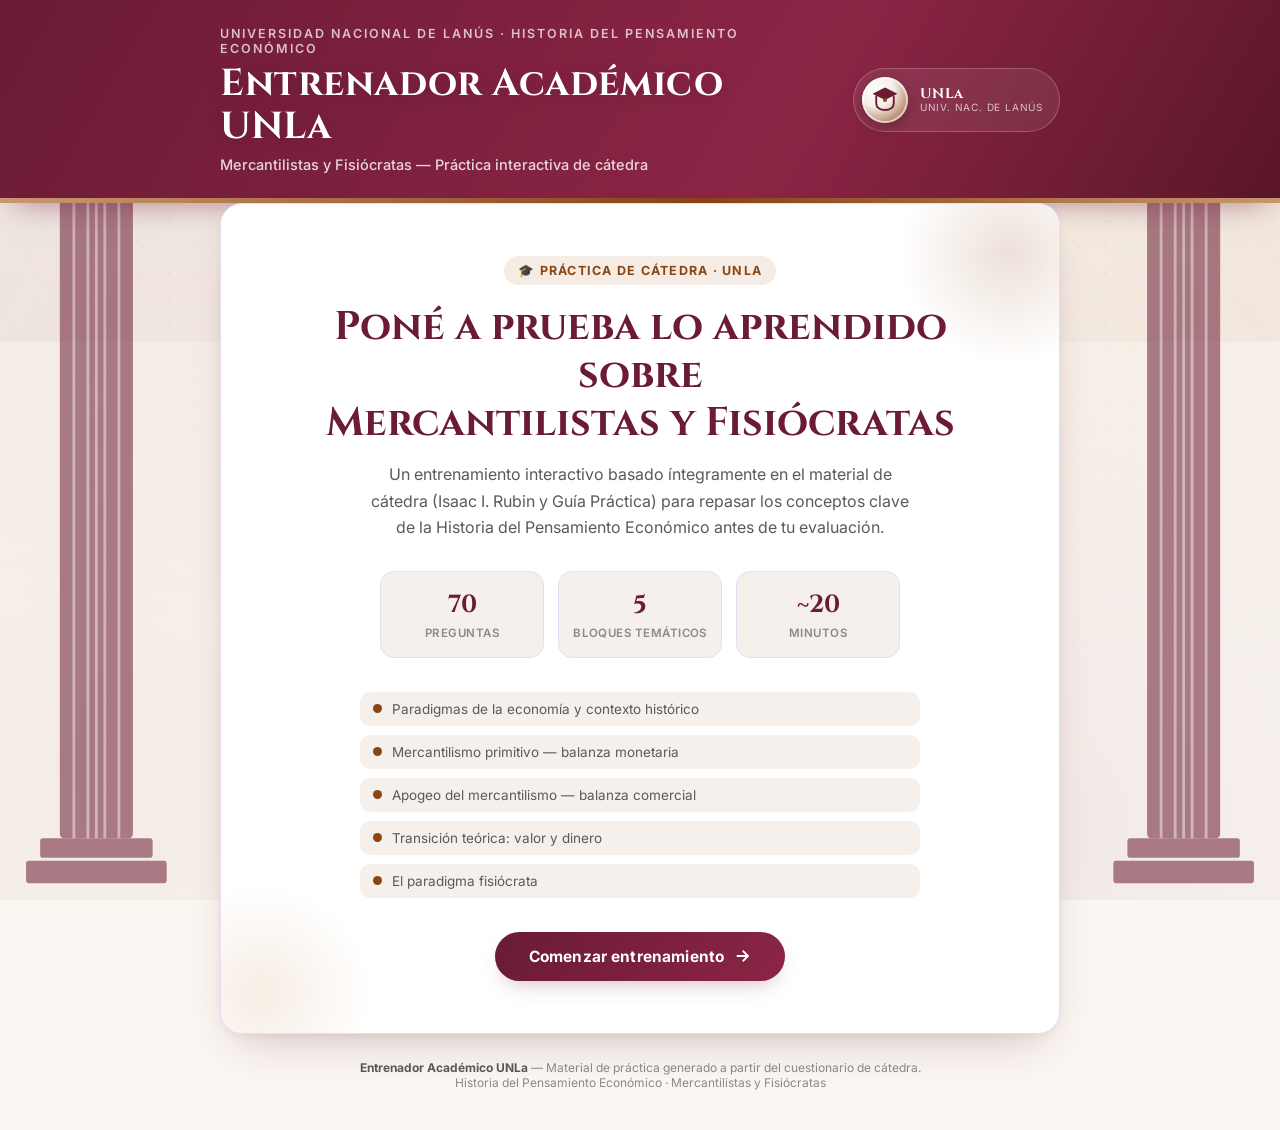
<file: unidad-1-mercantilistas-fisiocratas.html>
<!DOCTYPE html>
<html lang="es-AR">
<head>
<meta charset="UTF-8">
<meta name="viewport" content="width=device-width, initial-scale=1.0">
<title>Entrenador Académico UNLa | Mercantilistas y Fisiócratas</title>

<!-- ============================================================
     TIPOGRAFÍAS: Cinzel (títulos, identidad clásica-universitaria)
     e Inter (contenido, legibilidad moderna). Con fallback local
     por si no hay conexión al cargar el archivo.
     ============================================================ -->
<link rel="preconnect" href="https://fonts.googleapis.com">
<link rel="preconnect" href="https://fonts.gstatic.com" crossorigin>
<link href="https://fonts.googleapis.com/css2?family=Cinzel:wght@500;600;700;800&family=Inter:wght@400;500;600;700;800&display=swap" rel="stylesheet">

<style>
/* =====================================================================
   ENTRENADOR ACADÉMICO UNLa
   Hoja de estilos única — Sistema de diseño académico-tecnológico
   Paleta institucional: Granate / Dorado Elegante / Beige Pergamino / Negro Profundo
   ===================================================================== */

:root{
  /* --- Paleta institucional: Granate + Dorado + Beige + Negro --- */
  --color-primary:      #6B1B34;
  --color-primary-dark: #4a121f;
  --color-primary-soft: #8B2545;
  --color-secondary:    #8B4513;
  --color-accent:       #D4A574;
  --color-bg:           #FAF6F1;
  --color-text:         #2C2C2C;

  /* --- Derivados de la paleta (tonos cálidos, históricos) --- */
  --color-text-soft:    #5a5a5a;
  --color-text-faint:   #8a8a8a;
  --color-surface:      #ffffff;
  --color-surface-alt:  #f5f0eb;
  --color-border:       #e8ddf7;
  --color-success:      #6B8E23;
  --color-success-bg:   #f0f5e8;
  --color-error:        #a85a5a;
  --color-error-bg:     #f9eded;

  /* --- Tipografía --- */
  --font-title: 'Cinzel', 'Iowan Old Style', Georgia, serif;
  --font-body: 'Inter', -apple-system, BlinkMacSystemFont, 'Segoe UI', Roboto, sans-serif;

  /* --- Geometría --- */
  --radius-lg: 22px;
  --radius-md: 14px;
  --radius-sm: 9px;
  --shadow-card: 0 20px 45px -18px rgba(107, 27, 52, 0.28), 0 2px 8px rgba(107, 27, 52,0.06);
  --shadow-soft: 0 8px 20px -10px rgba(107, 27, 52, 0.18);
  --shadow-btn:  0 10px 22px -10px rgba(107, 27, 52, 0.35);
  --max-width: 880px;
}

*, *::before, *::after{ box-sizing:border-box; }

html{ scroll-behavior:smooth; }

body{
  margin:0;
  min-height:100vh;
  font-family:var(--font-body);
  color:var(--color-text);
  background:var(--color-bg);
  -webkit-font-smoothing:antialiased;
  overflow-x:hidden;
}

img, svg{ display:block; max-width:100%; }

button{ font-family:inherit; cursor:pointer; }

/* =====================================================================
   1. FONDO — degradados suaves + geometría sutil + referencia arquitectónica
   ===================================================================== */

.bg-layer{
  position:fixed;
  inset:0;
  z-index:-3;
  background:
    radial-gradient(circle at 12% 8%,  rgba(139, 69, 19, 0.07), transparent 40%),
    radial-gradient(circle at 92% 18%, rgba(212, 165, 116, 0.10), transparent 38%),
    radial-gradient(circle at 80% 92%, rgba(107, 27, 52, 0.06), transparent 45%),
    radial-gradient(circle at 6% 85%,  rgba(139, 69, 19, 0.06), transparent 40%),
    linear-gradient(180deg, #fdfbf7 0%, var(--color-bg) 35%, #faf6f1 100%);
}

/* Textura tipo "plano arquitectónico": grilla de puntos muy sutil */
.bg-grid{
  position:fixed;
  inset:0;
  z-index:-2;
  opacity:0.55;
  background-image: radial-gradient(rgba(107, 27, 52,0.09) 1px, transparent 1px);
  background-size: 26px 26px;
  mask-image: radial-gradient(ellipse 80% 60% at 50% 20%, black 40%, transparent 90%);
}

/* Franja diagonal decorativa que evoca un frontón / entablamento clásico */
.bg-pediment{
  position:fixed;
  top:0; left:0; right:0;
  height:38vh;
  z-index:-2;
  pointer-events:none;
  background:
    linear-gradient(115deg, rgba(107, 27, 52,0.05) 0%, transparent 55%),
    linear-gradient(245deg, rgba(139, 69, 19,0.06) 0%, transparent 55%);
}

/* =====================================================================
   2. COLUMNAS GRIEGAS DECORATIVAS — laterales, semitransparentes, no invasivas
   ===================================================================== */

.greek-columns{
  position:fixed;
  top:0;
  bottom:0;
  width:min(15vw, 210px);
  z-index:-1;
  pointer-events:none;
  opacity:0.55;
  display:flex;
  align-items:flex-end;
  justify-content:center;
}
.greek-columns.left{ left:0; }
.greek-columns.right{ right:0; transform:scaleX(-1); }
.greek-columns svg{ height:100%; width:auto; }

@media (max-width: 1180px){
  .greek-columns{ opacity:0.32; width:min(11vw, 140px); }
}
@media (max-width: 880px){
  .greek-columns{ display:none; } /* decorativas, no invasivas en pantallas chicas */
}

/* =====================================================================
   3. LAYOUT GENERAL
   ===================================================================== */

.app-shell{
  position:relative;
  z-index:1;
  min-height:100vh;
  display:flex;
  flex-direction:column;
}

.container{
  width:100%;
  max-width:var(--max-width);
  margin:0 auto;
  padding:0 20px;
}

/* =====================================================================
   4. ENCABEZADO
   ===================================================================== */

.site-header{
  position:relative;
  background:
    linear-gradient(120deg, var(--color-primary) 0%, var(--color-primary-soft) 62%, #5a1628 100%);
  color:#fff;
  padding:26px 0 30px;
  box-shadow:0 12px 30px -14px rgba(107, 27, 52,0.55);
}

.site-header::after{
  /* borde inferior tipo "moldura" académica */
  content:"";
  position:absolute;
  left:0; right:0; bottom:0;
  height:5px;
  background:linear-gradient(90deg, var(--color-accent) 0%, var(--color-secondary) 55%, var(--color-accent) 100%);
  opacity:0.9;
}

.header-inner{
  display:flex;
  align-items:center;
  justify-content:space-between;
  gap:20px;
}

.header-text .eyebrow{
  font-family:var(--font-body);
  font-size:12.5px;
  letter-spacing:0.16em;
  text-transform:uppercase;
  color:rgba(255,255,255,0.72);
  margin:0 0 6px;
  font-weight:600;
}

.header-text h1{
  font-family:var(--font-title);
  font-weight:700;
  font-size:clamp(1.5rem, 3.2vw, 2.35rem);
  margin:0;
  letter-spacing:0.015em;
  line-height:1.15;
  text-shadow:0 2px 14px rgba(0,0,0,0.15);
}

.header-text p.subtitle{
  margin:8px 0 0;
  font-size:14.5px;
  color:rgba(255,255,255,0.82);
  font-weight:500;
}

/* --- Logo institucional (esquina superior derecha) --- */
.logo-badge{
  flex-shrink:0;
  display:flex;
  align-items:center;
  gap:12px;
  background:rgba(255,255,255,0.08);
  border:1px solid rgba(255,255,255,0.22);
  padding:8px 16px 8px 8px;
  border-radius:100px;
  backdrop-filter:blur(6px);
}

.logo-badge .logo-mark{
  width:46px;
  height:46px;
  border-radius:50%;
  background:radial-gradient(circle at 32% 28%, #ffffff 0%, #f5ede6 38%, var(--color-secondary) 100%);
  display:flex;
  align-items:center;
  justify-content:center;
  box-shadow:0 4px 14px rgba(0,0,0,0.25), inset 0 0 0 2px rgba(255,255,255,0.6);
  flex-shrink:0;
}

.logo-badge .logo-mark svg{ width:30px; height:30px; }

.logo-badge .logo-text{
  line-height:1.15;
  display:flex;
  flex-direction:column;
}
.logo-badge .logo-text strong{
  font-family:var(--font-title);
  font-size:14px;
  letter-spacing:0.03em;
}
.logo-badge .logo-text span{
  font-size:10px;
  letter-spacing:0.08em;
  text-transform:uppercase;
  color:rgba(255,255,255,0.7);
}

@media (max-width: 620px){
  .header-inner{ flex-direction:column; align-items:flex-start; }
  .logo-badge{ align-self:flex-end; }
}

/* =====================================================================
   5. BARRA DE PROGRESO Y ESTADÍSTICAS EN VIVO
   ===================================================================== */

.progress-panel{
  position:sticky;
  top:0;
  z-index:20;
  background:rgba(248,250,252,0.86);
  backdrop-filter:blur(10px);
  border-bottom:1px solid var(--color-border);
  padding:14px 0;
  display:none; /* se muestra solo durante el quiz */
}
.progress-panel.visible{ display:block; }

.progress-top-row{
  display:flex;
  align-items:center;
  justify-content:space-between;
  gap:16px;
  margin-bottom:9px;
  flex-wrap:wrap;
}

.progress-status{
  font-size:13.5px;
  font-weight:700;
  color:var(--color-primary);
  display:flex;
  align-items:center;
  gap:8px;
}
.progress-status .pct{
  color:var(--color-text-faint);
  font-weight:600;
}

.stat-chips{
  display:flex;
  gap:8px;
  flex-wrap:wrap;
}

.chip{
  display:inline-flex;
  align-items:center;
  gap:6px;
  font-size:12.5px;
  font-weight:700;
  padding:5px 11px;
  border-radius:100px;
  background:var(--color-surface);
  border:1px solid var(--color-border);
  color:var(--color-text-soft);
}
.chip.correct{ color:var(--color-success); background:var(--color-success-bg); border-color:transparent; }
.chip.incorrect{ color:var(--color-error); background:var(--color-error-bg); border-color:transparent; }
.chip.streak{ color:#8B6914; background:#f9f3e8; border-color:transparent; }

.progress-track{
  width:100%;
  height:10px;
  border-radius:100px;
  background:var(--color-surface-alt);
  overflow:hidden;
  box-shadow:inset 0 1px 3px rgba(107, 27, 52,0.12);
}
.progress-fill{
  height:100%;
  width:0%;
  border-radius:100px;
  background:linear-gradient(90deg, var(--color-secondary), var(--color-accent));
  transition:width 0.55s cubic-bezier(.4,0,.2,1);
  position:relative;
}
.progress-fill::after{
  content:"";
  position:absolute; inset:0;
  background:linear-gradient(90deg, transparent, rgba(255,255,255,0.5), transparent);
  animation:shimmer 2.2s infinite;
}
@keyframes shimmer{
  0%{ transform:translateX(-100%); }
  100%{ transform:translateX(100%); }
}

/* =====================================================================
   6. CONTENIDO PRINCIPAL / PANTALLAS
   ===================================================================== */

main{
  flex:1;
  padding:38px 0 70px;
}

.screen{ display:none; animation:fadeUp 0.5s ease both; }
.screen.active{ display:block; }

@keyframes fadeUp{
  from{ opacity:0; transform:translateY(14px); }
  to{ opacity:1; transform:translateY(0); }
}

/* --- Pantalla de inicio --- */
.hero-card{
  background:var(--color-surface);
  border-radius:var(--radius-lg);
  box-shadow:var(--shadow-card);
  padding:clamp(28px, 5vw, 52px);
  text-align:center;
  position:relative;
  overflow:hidden;
  border:1px solid var(--color-border);
}
.hero-card::before{
  content:"";
  position:absolute;
  top:-60px; right:-60px;
  width:220px; height:220px;
  border-radius:50%;
  background:radial-gradient(circle, rgba(139, 69, 19,0.16), transparent 70%);
}
.hero-card::after{
  content:"";
  position:absolute;
  bottom:-70px; left:-70px;
  width:220px; height:220px;
  border-radius:50%;
  background:radial-gradient(circle, rgba(212, 165, 116,0.20), transparent 70%);
}

.hero-kicker{
  display:inline-flex;
  align-items:center;
  gap:8px;
  font-size:12.5px;
  font-weight:700;
  letter-spacing:0.1em;
  text-transform:uppercase;
  color:var(--color-secondary);
  background:#f4ece5;
  padding:7px 14px;
  border-radius:100px;
  margin-bottom:18px;
}

.hero-card h2{
  font-family:var(--font-title);
  font-size:clamp(1.7rem, 4vw, 2.5rem);
  color:var(--color-primary);
  margin:0 0 14px;
  line-height:1.2;
}

.hero-card p.lead{
  font-size:16px;
  color:var(--color-text-soft);
  max-width:560px;
  margin:0 auto 30px;
  line-height:1.65;
}

.hero-stats{
  display:grid;
  grid-template-columns:repeat(3, 1fr);
  gap:14px;
  max-width:520px;
  margin:0 auto 34px;
  position:relative;
}
.hero-stat{
  background:var(--color-surface-alt);
  border-radius:var(--radius-md);
  padding:16px 10px;
  border:1px solid var(--color-border);
}
.hero-stat strong{
  display:block;
  font-family:var(--font-title);
  font-size:1.55rem;
  color:var(--color-primary);
}
.hero-stat span{
  font-size:11.5px;
  color:var(--color-text-faint);
  font-weight:600;
  text-transform:uppercase;
  letter-spacing:0.04em;
}

.topics-list{
  text-align:left;
  max-width:560px;
  margin:0 auto 34px;
  display:grid;
  gap:9px;
  position:relative;
}
.topic-row{
  display:flex;
  align-items:center;
  gap:10px;
  font-size:13.5px;
  color:var(--color-text-soft);
  background:var(--color-surface-alt);
  border-radius:10px;
  padding:9px 13px;
}
.topic-row .topic-dot{
  width:9px; height:9px; border-radius:50%;
  background:var(--color-secondary);
  flex-shrink:0;
}

/* --- Botón principal (CTA) --- */
.btn{
  border:none;
  border-radius:100px;
  padding:15px 34px;
  font-weight:700;
  font-size:15.5px;
  letter-spacing:0.01em;
  display:inline-flex;
  align-items:center;
  gap:9px;
  transition:transform 0.18s ease, box-shadow 0.18s ease, filter 0.18s ease;
}
.btn:active{ transform:translateY(1px) scale(0.98); }

.btn-primary{
  color:#fff;
  background:linear-gradient(120deg, var(--color-primary) 0%, var(--color-primary-soft) 100%);
  box-shadow:var(--shadow-btn);
}
.btn-primary:hover{ filter:brightness(1.08); transform:translateY(-2px); }

.btn-accent{
  color:#6b4423;
  background:linear-gradient(120deg, #dbb896 0%, var(--color-accent) 100%);
  box-shadow:0 10px 22px -10px rgba(212, 165, 116,0.55);
}
.btn-accent:hover{ filter:brightness(1.05); transform:translateY(-2px); }

.btn-ghost{
  color:var(--color-primary);
  background:var(--color-surface);
  border:1.5px solid var(--color-border);
}
.btn-ghost:hover{ border-color:var(--color-secondary); color:var(--color-secondary); }

.btn:disabled{
  opacity:0.45;
  cursor:not-allowed;
  transform:none !important;
  filter:none !important;
}

/* --- Tarjeta de pregunta --- */
.question-card{
  background:var(--color-surface);
  border-radius:var(--radius-lg);
  box-shadow:var(--shadow-card);
  border:1px solid var(--color-border);
  padding:clamp(24px, 4.5vw, 40px);
  position:relative;
  overflow:hidden;
}
.question-card::before{
  content:"";
  position:absolute;
  top:0; left:0; right:0;
  height:6px;
  background:linear-gradient(90deg, var(--part-color-a, var(--color-primary)), var(--part-color-b, var(--color-secondary)));
}

.card-meta{
  display:flex;
  align-items:center;
  justify-content:space-between;
  flex-wrap:wrap;
  gap:10px;
  margin-bottom:18px;
}

.meta-badge{
  display:inline-flex;
  align-items:center;
  gap:7px;
  font-size:11.5px;
  font-weight:700;
  letter-spacing:0.04em;
  text-transform:uppercase;
  padding:6px 13px;
  border-radius:100px;
  background:var(--color-surface-alt);
  color:var(--color-primary);
  border:1px solid var(--color-border);
}

.type-badge{
  font-size:11.5px;
  font-weight:700;
  padding:6px 13px;
  border-radius:100px;
  background:#f6f1eb;
  color:#6B4423;
}

.question-number{
  font-family:var(--font-title);
  font-size:13px;
  color:var(--color-text-faint);
  font-weight:600;
  margin-bottom:8px;
  letter-spacing:0.02em;
}

.question-text{
  font-size:clamp(1.08rem, 2.4vw, 1.32rem);
  font-weight:700;
  line-height:1.5;
  color:var(--color-text);
  margin:0 0 26px;
}

.multi-hint{
  display:inline-flex;
  align-items:center;
  gap:6px;
  font-size:12.5px;
  color:#8B6914;
  background:#fff8e8;
  border:1px solid #ffe8b0;
  padding:6px 12px;
  border-radius:9px;
  margin:-14px 0 20px;
  font-weight:600;
}

/* --- Opciones de respuesta --- */
.options{
  display:grid;
  gap:12px;
  margin-bottom:8px;
}

.option-btn{
  display:flex;
  align-items:center;
  gap:14px;
  width:100%;
  text-align:left;
  background:var(--color-surface);
  border:1.75px solid var(--color-border);
  border-radius:var(--radius-md);
  padding:14px 16px;
  font-size:14.5px;
  font-weight:500;
  color:var(--color-text);
  transition:border-color 0.16s ease, transform 0.12s ease, background 0.16s ease, box-shadow 0.16s ease;
  line-height:1.45;
}
.option-btn:hover:not(:disabled){
  border-color:var(--color-secondary);
  background:#f9f4ef;
  transform:translateY(-1px);
  box-shadow:0 8px 18px -12px rgba(139, 69, 19, 0.35);
}
.option-btn:disabled{ cursor:default; }

.option-letter{
  flex-shrink:0;
  width:32px;
  height:32px;
  border-radius:9px;
  background:var(--color-surface-alt);
  color:var(--color-primary);
  font-family:var(--font-title);
  font-weight:700;
  font-size:14px;
  display:flex;
  align-items:center;
  justify-content:center;
  transition:background 0.16s ease, color 0.16s ease;
}

.option-text{ flex:1; }

.option-icon{
  flex-shrink:0;
  width:22px;
  height:22px;
  opacity:0;
  transform:scale(0.6);
  transition:opacity 0.16s ease, transform 0.16s ease;
}

/* Estado: seleccionada (previo a confirmar, solo multi) */
.option-btn.picked{
  border-color:var(--color-secondary);
  background:#f4ede6;
}
.option-btn.picked .option-letter{
  background:var(--color-secondary);
  color:#fff;
}

/* Estado: correcta (tras responder) */
.option-btn.is-correct{
  border-color:var(--color-success);
  background:var(--color-success-bg);
}
.option-btn.is-correct .option-letter{ background:var(--color-success); color:#fff; }
.option-btn.is-correct .option-icon{ opacity:1; transform:scale(1); }

/* Estado: incorrecta y elegida (tras responder) */
.option-btn.is-wrong{
  border-color:var(--color-error);
  background:var(--color-error-bg);
}
.option-btn.is-wrong .option-letter{ background:var(--color-error); color:#fff; }
.option-btn.is-wrong .option-icon{ opacity:1; transform:scale(1); }

/* Estado: atenuada (no elegida, no correcta) */
.option-btn.is-dim{ opacity:0.55; }

@keyframes correctPulse{
  0%{ box-shadow:0 0 0 0 rgba(15,157,88,0.35); }
  70%{ box-shadow:0 0 0 14px rgba(15,157,88,0); }
  100%{ box-shadow:0 0 0 0 rgba(15,157,88,0); }
}
.option-btn.is-correct.pulse{ animation:correctPulse 0.7s ease-out; }

@keyframes shakeX{
  10%,90%{ transform:translateX(-1px); }
  20%,80%{ transform:translateX(2px); }
  30%,50%,70%{ transform:translateX(-4px); }
  40%,60%{ transform:translateX(4px); }
}
.option-btn.is-wrong.shake{ animation:shakeX 0.5s; }

/* --- Botón confirmar (multi-selección) --- */
.confirm-row{
  display:flex;
  justify-content:flex-end;
  margin-top:6px;
}

/* --- Panel de retroalimentación --- */
.feedback-panel{
  margin-top:22px;
  border-radius:var(--radius-md);
  padding:18px 20px;
  display:none;
  animation:fadeUp 0.4s ease both;
}
.feedback-panel.show{ display:block; }
.feedback-panel.correct{ background:var(--color-success-bg); border:1px solid #bfe8cf; }
.feedback-panel.incorrect{ background:var(--color-error-bg); border:1px solid #f3c6c6; }

.feedback-title{
  display:flex;
  align-items:center;
  gap:9px;
  font-family:var(--font-title);
  font-weight:700;
  font-size:16px;
  margin-bottom:8px;
}
.feedback-panel.correct .feedback-title{ color:var(--color-success); }
.feedback-panel.incorrect .feedback-title{ color:var(--color-error); }

.feedback-explanation{
  font-size:13.75px;
  line-height:1.6;
  color:var(--color-text-soft);
  border-left:3px solid rgba(107, 27, 52,0.18);
  padding-left:12px;
}
.feedback-explanation strong{ color:var(--color-text); }

.next-row{
  display:flex;
  justify-content:flex-end;
  margin-top:24px;
}

/* =====================================================================
   7. PANTALLA DE RESULTADOS
   ===================================================================== */

.results-card{
  background:var(--color-surface);
  border-radius:var(--radius-lg);
  box-shadow:var(--shadow-card);
  border:1px solid var(--color-border);
  padding:clamp(28px, 5vw, 52px);
  text-align:center;
  position:relative;
  overflow:hidden;
}

.results-medal{
  width:96px; height:96px;
  margin:0 auto 18px;
  border-radius:50%;
  display:flex; align-items:center; justify-content:center;
  background:radial-gradient(circle at 35% 30%, #fff8e2, var(--color-accent) 75%);
  box-shadow:0 14px 30px -10px rgba(212, 165, 116,0.55);
}
.results-medal svg{ width:50px; height:50px; }

/* Variantes de medalla según el nivel de desempeño */
.results-medal.medal-gold{
  background:radial-gradient(circle at 35% 30%, #fff8e2, var(--color-accent) 75%);
  box-shadow:0 14px 30px -10px rgba(212, 165, 116,0.6);
}
.results-medal.medal-silver{
  background:radial-gradient(circle at 35% 30%, #f4f8fb, #b9c8d6 75%);
  box-shadow:0 14px 30px -10px rgba(120,140,160,0.5);
}
.results-medal.medal-bronze{
  background:radial-gradient(circle at 35% 30%, #f9e3cf, #cb8a53 75%);
  box-shadow:0 14px 30px -10px rgba(180,120,70,0.5);
}
.results-medal.medal-book{
  background:radial-gradient(circle at 35% 30%, #eaf4fa, var(--color-secondary) 88%);
  box-shadow:0 14px 30px -10px rgba(139, 69, 19,0.45);
}

.score-ring-wrap{
  position:relative;
  width:180px; height:180px;
  margin:0 auto 22px;
}
.score-ring-wrap svg{ width:100%; height:100%; transform:rotate(-90deg); }
.score-ring-bg{ fill:none; stroke:var(--color-surface-alt); stroke-width:14; }
.score-ring-fill{
  fill:none;
  stroke:url(#ringGradient);
  stroke-width:14;
  stroke-linecap:round;
  stroke-dasharray:502.4;
  stroke-dashoffset:502.4;
  transition:stroke-dashoffset 1.1s cubic-bezier(.4,0,.2,1);
}
.score-ring-center{
  position:absolute; inset:0;
  display:flex; flex-direction:column; align-items:center; justify-content:center;
}
.score-ring-center strong{
  font-family:var(--font-title);
  font-size:2.3rem;
  color:var(--color-primary);
  line-height:1;
}
.score-ring-center span{
  font-size:11.5px;
  color:var(--color-text-faint);
  text-transform:uppercase;
  letter-spacing:0.05em;
  font-weight:700;
  margin-top:4px;
}

.results-title{
  font-family:var(--font-title);
  font-size:clamp(1.5rem, 3.6vw, 2rem);
  color:var(--color-primary);
  margin:4px 0 10px;
}

.results-message{
  font-size:15px;
  color:var(--color-text-soft);
  max-width:520px;
  margin:0 auto 28px;
  line-height:1.65;
}

.results-grid{
  display:grid;
  grid-template-columns:repeat(3, 1fr);
  gap:14px;
  max-width:540px;
  margin:0 auto 30px;
}
.results-stat{
  background:var(--color-surface-alt);
  border-radius:var(--radius-md);
  padding:16px 8px;
  border:1px solid var(--color-border);
}
.results-stat strong{
  display:block;
  font-family:var(--font-title);
  font-size:1.6rem;
}
.results-stat.correct strong{ color:var(--color-success); }
.results-stat.incorrect strong{ color:var(--color-error); }
.results-stat.streak strong{ color:#a6720a; }
.results-stat span{
  font-size:11px;
  color:var(--color-text-faint);
  text-transform:uppercase;
  font-weight:700;
  letter-spacing:0.03em;
}

.results-actions{
  display:flex;
  gap:12px;
  justify-content:center;
  flex-wrap:wrap;
  margin-bottom:8px;
}

/* --- Repaso de errores --- */
.review-wrap{
  text-align:left;
  max-width:660px;
  margin:26px auto 0;
  display:none;
}
.review-wrap.show{ display:block; }
.review-item{
  background:var(--color-surface-alt);
  border:1px solid var(--color-border);
  border-radius:var(--radius-md);
  padding:16px 18px;
  margin-bottom:12px;
}
.review-item .rq{ font-weight:700; font-size:14px; margin-bottom:9px; }
.review-item .ra{ font-size:13px; margin-bottom:4px; color:var(--color-text-soft); }
.review-item .ra.wrong-answer{ color:var(--color-error); }
.review-item .ra.right-answer{ color:var(--color-success); }
.review-item .re{ font-size:12.75px; color:var(--color-text-faint); margin-top:8px; line-height:1.55; }

/* =====================================================================
   8. FOOTER
   ===================================================================== */

.site-footer{
  text-align:center;
  padding:26px 20px 40px;
  font-size:12px;
  color:var(--color-text-faint);
}
.site-footer strong{ color:var(--color-text-soft); }

/* =====================================================================
   9. CONFETI (celebración elegante, sin librerías externas)
   ===================================================================== */

.confetti-layer{
  position:fixed;
  inset:0;
  pointer-events:none;
  z-index:200;
  overflow:hidden;
}
.confetti-piece{
  position:absolute;
  top:-20px;
  width:8px;
  height:14px;
  opacity:0.95;
  border-radius:2px;
  animation-name:confettiFall;
  animation-timing-function:cubic-bezier(.25,.46,.45,.94);
  animation-fill-mode:forwards;
}
@keyframes confettiFall{
  0%{ transform:translateY(0) rotate(0deg); opacity:1; }
  100%{ transform:translateY(105vh) rotate(540deg); opacity:0; }
}

/* =====================================================================
   10. UTILIDADES / ACCESIBILIDAD / RESPONSIVE
   ===================================================================== */

.sr-only{
  position:absolute; width:1px; height:1px;
  padding:0; margin:-1px; overflow:hidden;
  clip:rect(0,0,0,0); white-space:nowrap; border:0;
}

:focus-visible{
  outline:3px solid var(--color-secondary);
  outline-offset:2px;
}

@media (max-width: 600px){
  .hero-stats{ grid-template-columns:1fr 1fr; }
  .results-grid{ grid-template-columns:1fr; }
  .btn{ padding:13px 24px; font-size:14.5px; }
  main{ padding:26px 0 50px; }
  .question-card, .hero-card, .results-card{ border-radius:16px; }
}

@media (min-width: 601px) and (max-width: 880px){
  .hero-stats{ grid-template-columns:repeat(3,1fr); }
}
</style>
</head>
<body>

<!-- Fondo decorativo (no interactivo) -->
<div class="bg-layer" aria-hidden="true"></div>
<div class="bg-pediment" aria-hidden="true"></div>
<div class="bg-grid" aria-hidden="true"></div>

<!-- Columnas griegas laterales decorativas -->
<div class="greek-columns left" aria-hidden="true">
  <svg viewBox="0 0 120 640" preserveAspectRatio="xMidYMax meet">
    <g fill="#6B1B34">
      <!-- base -->
      <rect x="10" y="612" width="100" height="16" rx="2"/>
      <rect x="20" y="596" width="80" height="14" rx="2"/>
      <!-- fuste con estrías -->
      <rect x="34" y="120" width="52" height="476" rx="3"/>
      <g stroke="#FAF6F1" stroke-width="2" opacity="0.5">
        <line x1="44" y1="120" x2="44" y2="596"/>
        <line x1="54" y1="120" x2="54" y2="596"/>
        <line x1="60" y1="120" x2="60" y2="596"/>
        <line x1="66" y1="120" x2="66" y2="596"/>
        <line x1="76" y1="120" x2="76" y2="596"/>
      </g>
      <!-- capitel jónico simplificado -->
      <rect x="18" y="96" width="84" height="18" rx="3"/>
      <circle cx="30" cy="94" r="12"/>
      <circle cx="90" cy="94" r="12"/>
      <rect x="24" y="80" width="72" height="16" rx="4"/>
      <rect x="6" y="74" width="108" height="10" rx="3"/>
    </g>
  </svg>
</div>
<div class="greek-columns right" aria-hidden="true">
  <svg viewBox="0 0 120 640" preserveAspectRatio="xMidYMax meet">
    <g fill="#6B1B34">
      <rect x="10" y="612" width="100" height="16" rx="2"/>
      <rect x="20" y="596" width="80" height="14" rx="2"/>
      <rect x="34" y="120" width="52" height="476" rx="3"/>
      <g stroke="#FAF6F1" stroke-width="2" opacity="0.5">
        <line x1="44" y1="120" x2="44" y2="596"/>
        <line x1="54" y1="120" x2="54" y2="596"/>
        <line x1="60" y1="120" x2="60" y2="596"/>
        <line x1="66" y1="120" x2="66" y2="596"/>
        <line x1="76" y1="120" x2="76" y2="596"/>
      </g>
      <rect x="18" y="96" width="84" height="18" rx="3"/>
      <circle cx="30" cy="94" r="12"/>
      <circle cx="90" cy="94" r="12"/>
      <rect x="24" y="80" width="72" height="16" rx="4"/>
      <rect x="6" y="74" width="108" height="10" rx="3"/>
    </g>
  </svg>
</div>

<div class="app-shell">

  <!-- ===================== ENCABEZADO ===================== -->
  <header class="site-header">
    <div class="container header-inner">
      <div class="header-text">
        <p class="eyebrow">Universidad Nacional de Lanús · Historia del Pensamiento Económico</p>
        <h1>Entrenador Académico UNLa</h1>
        <p class="subtitle">Mercantilistas y Fisiócratas — Práctica interactiva de cátedra</p>
      </div>
      <div class="logo-badge" title="Universidad Nacional de Lanús">
        <span class="logo-mark">
          <!-- Monograma institucional UNLa (marca de referencia, en la paleta oficial) -->
          <svg viewBox="0 0 48 48" fill="none">
            <path d="M24 4 L44 14 L24 24 L4 14 Z" fill="#6B1B34"/>
            <path d="M10 18 V30 C10 36 16 40 24 40 C32 40 38 36 38 30 V18" stroke="#6B1B34" stroke-width="3" fill="none" stroke-linecap="round"/>
            <circle cx="24" cy="24" r="3.2" fill="#8B4513"/>
          </svg>
        </span>
        <span class="logo-text">
          <strong>UNLa</strong>
          <span>Univ. Nac. de Lanús</span>
        </span>
      </div>
    </div>
  </header>

  <!-- ============ BARRA DE PROGRESO Y ESTADÍSTICAS ============ -->
  <div class="progress-panel" id="progressPanel">
    <div class="container">
      <div class="progress-top-row">
        <div class="progress-status">
          <span id="progressLabel">Pregunta 1 de 70</span>
          <span class="pct" id="progressPct">· 0% completado</span>
        </div>
        <div class="stat-chips">
          <span class="chip correct" id="chipCorrect">✅ Correctas: 0</span>
          <span class="chip incorrect" id="chipIncorrect">❌ Incorrectas: 0</span>
          <span class="chip" id="chipAccuracy">🎯 Aciertos: 0%</span>
          <span class="chip streak" id="chipStreak" style="display:none;">🔥 Racha: 0</span>
        </div>
      </div>
      <div class="progress-track">
        <div class="progress-fill" id="progressFill"></div>
      </div>
    </div>
  </div>

  <main class="container">

    <!-- ===================== PANTALLA DE INICIO ===================== -->
    <section class="screen active" id="screen-start">
      <div class="hero-card">
        <span class="hero-kicker">🎓 Práctica de cátedra · UNLa</span>
        <h2>Poné a prueba lo aprendido sobre<br>Mercantilistas y Fisiócratas</h2>
        <p class="lead">
          Un entrenamiento interactivo basado íntegramente en el material de cátedra
          (Isaac I. Rubin y Guía Práctica) para repasar los conceptos clave de la
          Historia del Pensamiento Económico antes de tu evaluación.
        </p>

        <div class="hero-stats">
          <div class="hero-stat"><strong id="statTotalQuestions">70</strong><span>Preguntas</span></div>
          <div class="hero-stat"><strong>5</strong><span>Bloques temáticos</span></div>
          <div class="hero-stat"><strong>~20</strong><span>Minutos</span></div>
        </div>

        <div class="topics-list">
          <div class="topic-row"><span class="topic-dot"></span> Paradigmas de la economía y contexto histórico</div>
          <div class="topic-row"><span class="topic-dot"></span> Mercantilismo primitivo — balanza monetaria</div>
          <div class="topic-row"><span class="topic-dot"></span> Apogeo del mercantilismo — balanza comercial</div>
          <div class="topic-row"><span class="topic-dot"></span> Transición teórica: valor y dinero</div>
          <div class="topic-row"><span class="topic-dot"></span> El paradigma fisiócrata</div>
        </div>

        <button class="btn btn-primary" id="btnStart">
          Comenzar entrenamiento
          <svg width="18" height="18" viewBox="0 0 24 24" fill="none" stroke="currentColor" stroke-width="2.4"><path d="M5 12h14M13 5l7 7-7 7"/></svg>
        </button>
      </div>
    </section>

    <!-- ===================== PANTALLA DE PREGUNTA ===================== -->
    <section class="screen" id="screen-quiz">
      <div class="question-card" id="questionCard">
        <div class="card-meta">
          <span class="meta-badge" id="partBadge">Parte 1</span>
          <span class="type-badge" id="typeBadge">Opción múltiple</span>
        </div>
        <div class="question-number" id="questionNumber">Pregunta 1</div>
        <h2 class="question-text" id="questionText">Cargando pregunta…</h2>
        <div class="multi-hint" id="multiHint" style="display:none;">☑ Esta pregunta tiene más de una respuesta correcta. Seleccioná todas las que correspondan.</div>

        <div class="options" id="optionsList" role="list" aria-live="polite"></div>

        <div class="confirm-row" id="confirmRow" style="display:none;">
          <button class="btn btn-accent" id="btnConfirmMulti" disabled>Confirmar respuesta</button>
        </div>

        <div class="feedback-panel" id="feedbackPanel" aria-live="polite">
          <div class="feedback-title" id="feedbackTitle"></div>
          <div class="feedback-explanation" id="feedbackExplanation"></div>
        </div>

        <div class="next-row">
          <button class="btn btn-primary" id="btnNext" style="display:none;">
            Siguiente pregunta
            <svg width="16" height="16" viewBox="0 0 24 24" fill="none" stroke="currentColor" stroke-width="2.6"><path d="M5 12h14M13 5l7 7-7 7"/></svg>
          </button>
        </div>
      </div>
    </section>

    <!-- ===================== PANTALLA DE RESULTADOS ===================== -->
    <section class="screen" id="screen-results">
      <div class="results-card">
        <div class="results-medal" id="resultsMedal">
          <svg viewBox="0 0 24 24" fill="none" stroke="#6B1B34" stroke-width="1.6"><circle cx="12" cy="9" r="6.5"/><path d="M8.5 14.5L7 22l5-3 5 3-1.5-7.5"/></svg>
        </div>

        <div class="score-ring-wrap">
          <svg viewBox="0 0 180 180">
            <defs>
              <linearGradient id="ringGradient" x1="0%" y1="0%" x2="100%" y2="0%">
                <stop offset="0%" stop-color="#8B4513"/>
                <stop offset="100%" stop-color="#D4A574"/>
              </linearGradient>
            </defs>
            <circle class="score-ring-bg" cx="90" cy="90" r="80"/>
            <circle class="score-ring-fill" id="scoreRingFill" cx="90" cy="90" r="80"/>
          </svg>
          <div class="score-ring-center">
            <strong id="scorePercent">0%</strong>
            <span>Aciertos</span>
          </div>
        </div>

        <h2 class="results-title" id="resultsTitle">¡Entrenamiento completado!</h2>
        <p class="results-message" id="resultsMessage">Cargando resultados…</p>

        <div class="results-grid">
          <div class="results-stat correct"><strong id="finalCorrect">0</strong><span>Correctas</span></div>
          <div class="results-stat incorrect"><strong id="finalIncorrect">0</strong><span>Incorrectas</span></div>
          <div class="results-stat streak"><strong id="finalStreak">0</strong><span>Mejor racha</span></div>
        </div>

        <div class="results-actions">
          <button class="btn btn-primary" id="btnRestart">Reintentar cuestionario</button>
          <button class="btn btn-ghost" id="btnToggleReview">Repasar preguntas falladas</button>
        </div>

        <div class="review-wrap" id="reviewWrap"></div>
      </div>
    </section>

  </main>

  <footer class="site-footer">
    <strong>Entrenador Académico UNLa</strong> — Material de práctica generado a partir del cuestionario de cátedra.<br>
    Historia del Pensamiento Económico · Mercantilistas y Fisiócratas
  </footer>
</div>

<!-- Capa de confeti (se puebla dinámicamente por JS) -->
<div class="confetti-layer" id="confettiLayer" aria-hidden="true"></div>

<script>
/* =====================================================================
   ENTRENADOR ACADÉMICO UNLa — LÓGICA DE LA APLICACIÓN
   Vanilla JS, sin frameworks ni dependencias externas.
   ===================================================================== */
(function(){
  "use strict";

  /* -------------------------------------------------------------
     1. BASE DE PREGUNTAS
     Generada automáticamente a partir del archivo de cátedra
     "70 preguntas sobre mercantilistas y fisiócratas".
     Cada pregunta: { id, part, type: 'single'|'tf'|'multi', question, options[], explanation }
     ------------------------------------------------------------- */
  const QUESTIONS = [{"id": 1, "part": "PARTE 1: CONTEXTO HISTÓRICO Y PARADIGMAS DE LA ECONOMÍA (Preguntas 1 a 15)", "type": "single", "question": "De acuerdo con Karl Polanyi y el Paradigma Sustantivista, ¿cómo se define la economía?", "options": [{"text": "Como la ciencia que estudia la asignación de recursos escasos susceptibles de usos alternativos para satisfacer fines múltiples.", "correct": false}, {"text": "Como un proceso institucionalizado entre el hombre y la naturaleza que permite el abastecimiento regular de medios materiales para satisfacer necesidades.", "correct": true}, {"text": "Como el estudio de las relaciones sociales de producción, distribución e intercambio englobadas en la reproducción social.", "correct": false}, {"text": "Como la lógica formal de toma de decisiones del homo economicus racional e individualista.", "correct": false}], "explanation": "El Paradigma Sustantivista de Polanyi sostiene que la economía es una actividad socialmente institucionalizada de abastecimiento material, donde la escasez no es una premisa definitoria universal."}, {"id": 2, "part": "PARTE 1: CONTEXTO HISTÓRICO Y PARADIGMAS DE LA ECONOMÍA (Preguntas 1 a 15)", "type": "tf", "question": "El Paradigma Neoclásico o Formalista, formulado por Lionel Robbins, parte de la base de que la economía es a-histórica porque asume que los principios de escasez y elección individual operan bajo las mismas leyes en cualquier sociedad.", "options": [{"text": "Verdadero", "correct": true}, {"text": "Falso", "correct": false}], "explanation": "Los formalistas identifican la economía con la forma de mercado y asumen la universalidad y a-historicidad del cálculo instrumental del sujeto económico."}, {"id": 3, "part": "PARTE 1: CONTEXTO HISTÓRICO Y PARADIGMAS DE LA ECONOMÍA (Preguntas 1 a 15)", "type": "multi", "question": "¿Cuáles de las siguientes críticas formula el Paradigma Marxista frente a los enfoques Formalista y Sustantivista? (Selecciona todas las que correspondan)", "options": [{"text": "Critica a los formalistas por su visión etnocéntrica del capitalismo y por reducir la economía a la racionalidad instrumental del individuo.", "correct": true}, {"text": "Critica a los sustantivistas por dar excesiva importancia a la esfera de la distribución, velando el modo de explotación capitalista que se desarrolla en la producción.", "correct": true}, {"text": "Critica a ambos por sostener que el valor de cambio de las mercancías se determina exclusivamente por la naturaleza física del suelo.", "correct": false}, {"text": "Critica a los formalistas por fundamentar su análisis en la reproducción biológica del cuerpo humano.", "correct": false}], "explanation": "El marxismo acusa a los formalistas de etnocentrismo y a los sustantivistas de centrarse demasiado en la distribución, ocultando las relaciones de explotación que ocurren directamente en la esfera productiva."}, {"id": 4, "part": "PARTE 1: CONTEXTO HISTÓRICO Y PARADIGMAS DE LA ECONOMÍA (Preguntas 1 a 15)", "type": "tf", "question": "Durante la Edad Media, la Iglesia Católica consideraba que el comercio profesional realizado con el único objetivo de obtener un beneficio era una actividad moralmente aceptable y necesaria para la prosperidad social.", "options": [{"text": "Verdadero", "correct": false}, {"text": "Falso", "correct": true}], "explanation": "Los pensadores y escolásticos medievales (como Tomás de Aquino) condenaban el comercio por ganancia como \"inmoral\" o \"pecaminoso\" y prohibían estrictamente el cobro de intereses sobre préstamos."}, {"id": 5, "part": "PARTE 1: CONTEXTO HISTÓRICO Y PARADIGMAS DE LA ECONOMÍA (Preguntas 1 a 15)", "type": "single", "question": "¿Qué cambio conceptual caracterizó la transición del pensamiento teocéntrico de la Edad Media hacia el pensamiento de la Edad Moderna en el siglo XVI?", "options": [{"text": "Una mayor sumisión a los dogmas eclesiásticos para asegurar la salvación divina.", "correct": false}, {"text": "La adopción de la economía feudal de consumo autosuficiente basada en el trueque in natura.", "correct": false}, {"text": "El paso a una visión antropocéntrica y racionalista de la Tierra y el ser humano, ejemplificada en la ciencia por Galileo y en la filosofía por Descartes.", "correct": true}, {"text": "La prohibición generalizada de exportar manufacturas nacionales de alto valor agregado.", "correct": false}], "explanation": "El Renacimiento y la revolución científica rompieron con el teocentrismo medieval, ubicando al ser humano en el centro del análisis y promoviendo la investigación basada en la razón y la observación de la naturaleza."}, {"id": 6, "part": "PARTE 1: CONTEXTO HISTÓRICO Y PARADIGMAS DE LA ECONOMÍA (Preguntas 1 a 15)", "type": "tf", "question": "Según el análisis de Rubin, la literatura mercantilista alemana estuvo conformada principalmente por los llamados \"Cameralistas\", cuyos escritos se enfocaban en la gestión financiera y el control administrativo del Estado.", "options": [{"text": "Verdadero", "correct": true}, {"text": "Falso", "correct": false}], "explanation": "Debido al atraso económico de Alemania, el mercantilismo alemán adoptó un carácter burocrático y administrativo (cameralismo) escrito por funcionarios y para funcionarios."}, {"id": 7, "part": "PARTE 1: CONTEXTO HISTÓRICO Y PARADIGMAS DE LA ECONOMÍA (Preguntas 1 a 15)", "type": "single", "question": "¿Cuál era la principal diferencia entre el carácter de la literatura mercantilista en Inglaterra y en Alemania, según la descripción analizada por Rubin?", "options": [{"text": "En Inglaterra la escribían teólogos escolásticos y en Alemania mercaderes de ultramar.", "correct": false}, {"text": "En Inglaterra se basaba en la agricultura de pequeña escala y en Alemania en la metalurgia colonial.", "correct": false}, {"text": "En Inglaterra reflejó el punto de vista del comercio, siendo escrita por mercaderes para mercaderes, mientras que en Alemania fue escrita por funcionarios para funcionarios.", "correct": true}, {"text": "En Inglaterra defendía el monopolio absoluto de la Iglesia sobre el tipo de cambio y en Alemania promovía la usura libre.", "correct": false}], "explanation": "En los países avanzados como Inglaterra, el mercantilismo tuvo un fuerte carácter capitalista y comercial, reflejando directamente los intereses prácticos de la burguesía mercantil."}, {"id": 8, "part": "PARTE 1: CONTEXTO HISTÓRICO Y PARADIGMAS DE LA ECONOMÍA (Preguntas 1 a 15)", "type": "tf", "question": "La economía de la baja Edad Media (siglos XII a XV) se caracterizaba por ser una economía de ciudades o economía regional, donde los intercambios se daban de forma cerrada y autosuficiente dentro de límites geográficos estrechos.", "options": [{"text": "Verdadero", "correct": true}, {"text": "Falso", "correct": false}], "explanation": "Cada ciudad medieval y su distrito agrícola circundante formaban una sola región económica aislada, con escaso comercio de larga distancia (salvo para bienes suntuarios)."}, {"id": 9, "part": "PARTE 1: CONTEXTO HISTÓRICO Y PARADIGMAS DE LA ECONOMÍA (Preguntas 1 a 15)", "type": "single", "question": "¿Qué nombre recibe el sistema de trabajo forzado gratuito que los campesinos medievales debían realizar obligatoriamente en las fincas de los señores feudales?", "options": [{"text": "Laissez-faire.", "correct": false}, {"text": "Barshchina (o corvea).", "correct": true}, {"text": "Tax farming.", "correct": false}, {"text": "Avances primitives.", "correct": false}], "explanation": "La barshchina (en Rusia) o corvée (en Europa occidental) consistía en la prestación obligatoria y gratuita de trabajo agrícola por los siervos en las tierras del noble."}, {"id": 10, "part": "PARTE 1: CONTEXTO HISTÓRICO Y PARADIGMAS DE LA ECONOMÍA (Preguntas 1 a 15)", "type": "tf", "question": "Con el auge del comercio marítimo y la expansión de la economía monetaria a finales de la Edad Media, los señores feudales de los países más avanzados comenzaron a reemplazar las prestaciones feudales in natura por rentas monetarias.", "options": [{"text": "Verdadero", "correct": true}, {"text": "Falso", "correct": false}], "explanation": "El desarrollo de la circulación monetaria y la necesidad de dinero en efectivo de la nobleza impulsaron la monetización de las cargas feudales, transformando a los siervos en arrendatarios libres."}, {"id": 11, "part": "PARTE 1: CONTEXTO HISTÓRICO Y PARADIGMAS DE LA ECONOMÍA (Preguntas 1 a 15)", "type": "single", "question": "¿Qué famoso pensador humanista describió los brutales efectos de los cercamientos de tierras en Inglaterra con la frase: \"Las ovejas devoran a los propios hombres\"?", "options": [{"text": "François Quesnay.", "correct": false}, {"text": "Thomas Mun.", "correct": false}, {"text": "Tomás Moro en su obra Utopía.", "correct": true}, {"text": "William Petty.", "correct": false}], "explanation": "En su obra Utopía, Tomás Moro denunció cómo la expulsión de campesinos para convertir tierras de labranza en campos de pastoreo de ovejas (debido al alto precio de la lana) dejó a miles de personas en la indigencia."}, {"id": 12, "part": "PARTE 1: CONTEXTO HISTÓRICO Y PARADIGMAS DE LA ECONOMÍA (Preguntas 1 a 15)", "type": "tf", "question": "En los gremios artesanales medievales, la competencia entre los maestros estaba completamente permitida y desregulada para que el mercado fijara libremente la calidad y el precio de los bienes.", "options": [{"text": "Verdadero", "correct": false}, {"text": "Falso", "correct": true}], "explanation": "Las estrictas normas de los gremios estaban diseñadas precisamente para suprimir la competencia, limitar el número de ayudantes por taller y fijar precios obligatorios para asegurar la subsistencia decente de los artesanos."}, {"id": 13, "part": "PARTE 1: CONTEXTO HISTÓRICO Y PARADIGMAS DE LA ECONOMÍA (Preguntas 1 a 15)", "type": "single", "question": "¿Qué sector de la producción industrial comenzó a expandirse de forma acelerada en el campo, libre de las estrictas regulaciones gremiales de las ciudades, durante los siglos XVI y XVII?", "options": [{"text": "La minería de plata de Potosí.", "correct": false}, {"text": "La siderurgia pesada estatal.", "correct": false}, {"text": "La industria doméstica rural (cottage industry).", "correct": true}, {"text": "El cultivo intensivo de viñedos y tabaco.", "correct": false}], "explanation": "La industria doméstica o rural (cottage industry) permitió al capital comercial subordinar al productor directo campesino y esquivar las trabas monopolísticas de los gremios urbanos."}, {"id": 14, "part": "PARTE 1: CONTEXTO HISTÓRICO Y PARADIGMAS DE LA ECONOMÍA (Preguntas 1 a 15)", "type": "tf", "question": "La centralización de los Estados modernos y el surgimiento de las monarquías absolutas en el siglo XVI ocurrieron de forma paralela y en estrecha alianza con la fuerza creciente del capital mercantil.", "options": [{"text": "Verdadero", "correct": true}, {"text": "Falso", "correct": false}], "explanation": "La burguesía mercantil necesitaba un Estado centralizado y fuerte para unificar el mercado interno, conquistar colonias y competir exteriormente; a su vez, la Corona necesitaba de la riqueza burguesa para financiar su burocracia y ejércitos."}, {"id": 15, "part": "PARTE 1: CONTEXTO HISTÓRICO Y PARADIGMAS DE LA ECONOMÍA (Preguntas 1 a 15)", "type": "single", "question": "¿Qué práctica fiscal, común de las monarquías absolutas, consistía en conceder de forma privada la recaudación de impuestos a cambio de un precio fijo abonado al Estado?", "options": [{"text": "Laissez-faire.", "correct": false}, {"text": "Tax farming (arrendamiento de impuestos).", "correct": true}, {"text": "Balanza de pagos monetaria.", "correct": false}, {"text": "Avances foncières.", "correct": false}], "explanation": "El tax farming permitía a los reyes obtener liquidez inmediata para el Tesoro real cediendo el derecho de exacción fiscal de una región a financistas o burgueses ricos."}, {"id": 16, "part": "PARTE 2: EL MERCANTILISMO PRIMITIVO (\"BALANZA MONETARIA\") (Preguntas 16 a 25)", "type": "single", "question": "¿Cuál era el objetivo económico primordial del llamado mercantilismo primitivo o \"sistema de la balanza monetaria\"?", "options": [{"text": "Estimular la exportación de maquinaria pesada barata al continente americano.", "correct": false}, {"text": "Devaluar la moneda nacional para favorecer el consumo suntuario de los artesanos.", "correct": false}, {"text": "Retener y acumular metales preciosos dentro de las fronteras nacionales mediante prohibiciones directas y la regulación compulsiva del tipo de cambio.", "correct": true}, {"text": "Cobrar un impuesto único a la renta de los señores terratenientes ociosos.", "correct": false}], "explanation": "El mercantilismo primitivo tenía un enfoque fundamentalmente monetario y fiscal: buscaba incrementar las reservas del Tesoro impidiendo de forma física y legal la salida de oro y plata."}, {"id": 17, "part": "PARTE 2: EL MERCANTILISMO PRIMITIVO (\"BALANZA MONETARIA\") (Preguntas 16 a 25)", "type": "tf", "question": "Bajo el sistema inglés de los \"Estatutos de los Empleados\", los comerciantes extranjeros que vendían sus mercancías en Inglaterra estaban obligados a gastar todo el dinero en efectivo obtenido en la compra de mercancías locales.", "options": [{"text": "Verdadero", "correct": true}, {"text": "Falso", "correct": false}], "explanation": "Esta regulación coercitiva impedía que los comerciantes extranjeros retiraran metales preciosos del país, forzándolos a realizar un intercambio de mercancía por mercancía antes de partir."}, {"id": 18, "part": "PARTE 2: EL MERCANTILISMO PRIMITIVO (\"BALANZA MONETARIA\") (Preguntas 16 a 25)", "type": "single", "question": "¿Cómo controlaba el gobierno de Inglaterra a los comerciantes extranjeros bajo el régimen de los \"Estatutos de los Empleados\" en su fase más temprana?", "options": [{"text": "Obligándolos a registrarse en la Compañía de las Indias Orientales.", "correct": false}, {"text": "Sometiéndolos a la estricta vigilancia de un residente local que actuaba como su \"anfitrión\", registrando todas sus transacciones en un libro.", "correct": true}, {"text": "Prohibiéndoles comercializar cualquier tipo de paño de lana sin acabar.", "correct": false}, {"text": "Imponiéndoles el cobro de la tasa de interés regulada del 33%.", "correct": false}], "explanation": "El sistema de \"anfitriones\" (y posteriormente de inspectores del gobierno) garantizaba que los extranjeros no evadieran la obligación de reinvertir sus ganancias en bienes ingleses en un plazo máximo de ocho meses."}, {"id": 19, "part": "PARTE 2: EL MERCANTILISMO PRIMITIVO (\"BALANZA MONETARIA\") (Preguntas 16 a 25)", "type": "tf", "question": "Las llamadas \"Staples\" (o colonias de contratación) eran puertos o ciudades específicas del continente europeo a las cuales el gobierno inglés obligaba a enviar las exportaciones de lana para poder controlar fiscalmente las transacciones.", "options": [{"text": "Verdadero", "correct": true}, {"text": "Falso", "correct": false}], "explanation": "Al concentrar obligatoriamente el comercio en ciudades como Brujas o Amberes, el Estado inglés aseguraba la recaudación de aranceles y controlaba que una fracción del dinero de las ventas retornara físicamente a Inglaterra."}, {"id": 20, "part": "PARTE 2: EL MERCANTILISMO PRIMITIVO (\"BALANZA MONETARIA\") (Preguntas 16 a 25)", "type": "single", "question": "¿Qué fenómeno monetario, ocurrido en el siglo XVI a causa de la afluencia masiva de oro y plata de América, se caracterizó por un aumento universal y acelerado de los precios en Europa?", "options": [{"text": "La ley de Gresham.", "correct": false}, {"text": "La deflación monetaria de Thomas Mun.", "correct": false}, {"text": "La \"revolución de los precios\".", "correct": true}, {"text": "El orden natural de Quesnay.", "correct": false}], "explanation": "La triplicación de los metales preciosos en circulación disminuyó su valor de cambio intrínseco, lo que generó un incremento de los precios de las mercancías de entre 2 y 3 veces en promedio."}, {"id": 21, "part": "PARTE 2: EL MERCANTILISMO PRIMITIVO (\"BALANZA MONETARIA\") (Preguntas 16 a 25)", "type": "tf", "question": "Durante la revolución de los precios del siglo XVI, los salarios reales de los trabajadores ingleses aumentaron de manera proporcional a la subida de los precios de las provisiones agrícolas.", "options": [{"text": "Verdadero", "correct": false}, {"text": "Falso", "correct": true}], "explanation": "Mientras que las provisiones se encarecieron un 100%, los salarios nominales solo subieron un 30% o 40%, lo que provocó una drástica caída del salario real a la mitad."}, {"id": 22, "part": "PARTE 2: EL MERCANTILISMO PRIMITIVO (\"BALANZA MONETARIA\") (Preguntas 16 a 25)", "type": "single", "question": "¿Qué obra clásica de la literatura mercantilista temprana inglesa fue publicada en 1581 bajo las iniciales \"W. S.\" y originalmente atribuida a William Stafford?", "options": [{"text": "Discourses upon Trade.", "correct": false}, {"text": "England's Treasure by Forraign Trade.", "correct": false}, {"text": "A Compendious or Briefe Examination of Certayne Ordinary Complaints (escrita por John Hales en 1549).", "correct": true}, {"text": "A Treatise of Taxes and Contributions.", "correct": false}], "explanation": "Aunque publicada en 1581 (con Stafford como presunto editor), esta obra fundamental de la primera etapa proteccionista inglesa fue escrita en 1549 por John Hales bajo el título A Discourse of the Common Weal of the Realm of England."}, {"id": 23, "part": "PARTE 2: EL MERCANTILISMO PRIMITIVO (\"BALANZA MONETARIA\") (Preguntas 16 a 25)", "type": "tf", "question": "John Hales (Stafford) defendía un proteccionismo de tipo \"defensivo\" que buscaba restringir la importación de manufacturas caras y procesar la materia prima (lana) dentro de Inglaterra para dar empleo a la población local.", "options": [{"text": "Verdadero", "correct": true}, {"text": "Falso", "correct": false}], "explanation": "Hales sostenía que exportar lana barata e importar paños extranjeros caros succionaba el dinero de Inglaterra, por lo que el Estado debía forzar la industrialización defensiva nacional mediante aranceles aduaneros."}, {"id": 24, "part": "PARTE 2: EL MERCANTILISMO PRIMITIVO (\"BALANZA MONETARIA\") (Preguntas 16 a 25)", "type": "single", "question": "¿A qué causa atribuían principalmente los mercantilistas primitivos como John Hales el deterioro del tipo de cambio inglés y la consiguiente fuga de dinero del país?", "options": [{"text": "A una balanza comercial agraria deficitaria.", "correct": false}, {"text": "Al envilecimiento de la moneda por parte de la propia Corona, que emitía monedas con menor contenido metálico.", "correct": true}, {"text": "A la excesiva acumulación de metales preciosos en cofres ociosos.", "correct": false}, {"text": "A las trabas eclesiásticas al cobro de la renta del suelo.", "correct": false}], "explanation": "Al no comprender la correlación entre el tipo de cambio y la balanza comercial, veían en el deterioro del chelín una consecuencia directa de la emisión de monedas ligeras."}, {"id": 25, "part": "PARTE 2: EL MERCANTILISMO PRIMITIVO (\"BALANZA MONETARIA\") (Preguntas 16 a 25)", "type": "tf", "question": "Los mercantilistas primitivos del siglo XVI eran plenamente conscientes de que las fluctuaciones del tipo de cambio de la moneda dependían de forma regular y de acuerdo con leyes económicas del saldo positivo o negativo de la balanza comercial.", "options": [{"text": "Verdadero", "correct": false}, {"text": "Falso", "correct": true}], "explanation": "El funcionamiento de la balanza comercial como causa determinante del tipo de cambio les era desconocido; por ello intentaban retener el dinero mediante la intervención directa y compulsiva en la circulación monetaria."}, {"id": 26, "part": "PARTE 3: EL APOGEO DEL MERCANTILISMO (\"BALANZA COMERCIAL\") (Preguntas 26 a 40)", "type": "single", "question": "¿Cuál es la obra cumbre del mercantilismo en su apogeo, escrita en 1630 por Thomas Mun y considerada por Marx y Engels como \"el evangelio mercantilista\"?", "options": [{"text": "Discourses upon Trade.", "correct": false}, {"text": "Aritmética Política.", "correct": false}, {"text": "England's Treasure by Forraign Trade (La riqueza de Inglaterra por el comercio exterior).", "correct": true}, {"text": "Le Commerce et le gouvernement.", "correct": false}], "explanation": "Escrita en 1630 y publicada en 1664, la obra de Thomas Mun representa el punto de maduración analítica de la teoría de la balanza comercial."}, {"id": 27, "part": "PARTE 3: EL APOGEO DEL MERCANTILISMO (\"BALANZA COMERCIAL\") (Preguntas 26 a 40)", "type": "tf", "question": "Thomas Mun, como director de la Compañía de las Indias Orientales, defendió activamente la exportación de metales preciosos argumentando que dicho flujo de dinero era indispensable para financiar el lucrativo comercio de transporte.", "options": [{"text": "Verdadero", "correct": true}, {"text": "Falso", "correct": false}], "explanation": "Mun demostró que prohibir la salida de dinero arruinaría las transacciones comerciales con la India. Sostuvo que el capital monetario exportado retornaría al país multiplicado por la reventa de bienes coloniales en Europa."}, {"id": 28, "part": "PARTE 3: EL APOGEO DEL MERCANTILISMO (\"BALANZA COMERCIAL\") (Preguntas 26 a 40)", "type": "single", "question": "¿Qué célebre metáfora utilizó Thomas Mun para ilustrar que la exportación transitoria de dinero en el comercio exterior era beneficiosa a largo plazo para la nación?", "options": [{"text": "La analogía médica de la circulación de la sangre en el cuerpo humano.", "correct": false}, {"text": "La acción del agricultor que en el momento de la siembra arroja el grano a la tierra para recoger una cosecha abundante posteriormente.", "correct": true}, {"text": "La comparación de la industria urbana con un zapatero estéril.", "correct": false}, {"text": "El cálculo de mortalidad de las tres generaciones de una familia.", "correct": false}], "explanation": "Mun argumentó que \"arrojar\" el dinero al circuito comercial exterior es la siembra necesaria para \"cosechar\" una masa de riqueza monetaria mucho mayor al concretar las ventas."}, {"id": 29, "part": "PARTE 3: EL APOGEO DEL MERCANTILISMO (\"BALANZA COMERCIAL\") (Preguntas 26 a 40)", "type": "tf", "question": "De acuerdo con la regla matemática de Thomas Mun, el saldo positivo de la balanza comercial es el único medio por el cual un país que no posee minas propias puede atraer y multiplicar sus tesoros metálicos.", "options": [{"text": "Verdadero", "correct": true}, {"text": "Falso", "correct": false}], "explanation": "La diferencia entre el valor de lo que se exporta y lo que se importa debe ser obligatoriamente cancelada por las otras naciones mediante el envío de dinero en efectivo."}, {"id": 30, "part": "PARTE 3: EL APOGEO DEL MERCANTILISMO (\"BALANZA COMERCIAL\") (Preguntas 26 a 40)", "type": "single", "question": "¿Qué recomendación de política comercial formuló Thomas Mun con respecto al precio de venta de las manufacturas nacionales de exportación?", "options": [{"text": "Mantener precios de exportación siempre altos para maximizar la entrada de metales.", "correct": false}, {"text": "Prohibir la importación de cualquier tipo de materia prima extranjera.", "correct": false}, {"text": "Vender lo más barato posible en los mercados donde exista competencia para desplazar a los rivales comerciales, como ocurrió con los venecianos en Turquía.", "correct": true}, {"text": "Dejar que el libre juego de la oferta y la demanda agrícola fije los precios.", "correct": false}], "explanation": "Mun comprendió que en un mercado competitivo la reducción de precios incrementaba exponencialmente las ventas físicas, beneficiando a la nación en su conjunto a pesar de la aparente pérdida del comerciante individual."}, {"id": 31, "part": "PARTE 3: EL APOGEO DEL MERCANTILISMO (\"BALANZA COMERCIAL\") (Preguntas 26 a 40)", "type": "tf", "question": "Para los mercantilistas tardíos, la ganancia comercial tiene su origen en la producción material y en el valor agregado por la naturaleza del suelo.", "options": [{"text": "Verdadero", "correct": false}, {"text": "Falso", "correct": true}], "explanation": "Para el mercantilismo, la ganancia surge del \"intercambio de no equivalentes\" en la circulación (el beneficio por la venta), al comprar por debajo del valor y vender por encima de este."}, {"id": 32, "part": "PARTE 3: EL APOGEO DEL MERCANTILISMO (\"BALANZA COMERCIAL\") (Preguntas 26 a 40)", "type": "multi", "question": "¿Cuáles de las siguientes características definen el \"sistema de la balanza comercial\" del mercantilismo desarrollado en comparación con el mercantilismo primitivo? (Selecciona todas las que correspondan)", "options": [{"text": "Es expansionista y agresivo, apuntando a la conquista de mercados mundiales y la supremacía colonial.", "correct": true}, {"text": "Sustituye el control minucioso de cada transacción individual por una regulación de alcance nacional más amplio.", "correct": true}, {"text": "Proclama la abolición absoluta de todos los aranceles de importación manufacturada.", "correct": false}, {"text": "Defiende que el dinero es un simple instrumento de cuenta sin ningún valor real o ficticio.", "correct": false}], "explanation": "El mercantilismo maduro operaba a escala macroeconómica protegiendo la industria de exportación nacional para forzar un balance de pagos positivo."}, {"id": 33, "part": "PARTE 3: EL APOGEO DEL MERCANTILISMO (\"BALANZA COMERCIAL\") (Preguntas 26 a 40)", "type": "tf", "question": "D'Avenant resumió la postura mercantilista al afirmar que el comercio interno solo redistribuye la riqueza entre los habitantes, mientras que el comercio de exportación es el único que enriquece al país en su conjunto.", "options": [{"text": "Verdadero", "correct": true}, {"text": "Falso", "correct": false}], "explanation": "Dado que la ganancia comercial surgía del intercambio no equivalente, la ganancia interna de uno era la pérdida de otro ciudadano. El enriquecimiento nacional neto solo ocurría cuando el excedente se extraía del consumo extranjero."}, {"id": 34, "part": "PARTE 3: EL APOGEO DEL MERCANTILISMO (\"BALANZA COMERCIAL\") (Preguntas 26 a 40)", "type": "single", "question": "¿Qué ley, aprobada por Oliver Cromwell en 1651, asestó un golpe letal al transporte marítimo de Holanda al monopolizar el comercio colonial británico para los barcos ingleses?", "options": [{"text": "El Estatuto de los Empleados.", "correct": false}, {"text": "La Ley de Gresham.", "correct": false}, {"text": "La Ley de Navegación (Navigation Act).", "correct": true}, {"text": "El Impuesto Único sobre la renta.", "correct": false}], "explanation": "La Ley de Navegación prohibía que barcos de terceras naciones (como los holandeses, \"transportistas de Europa\") intermediaran en el tráfico comercial de las colonias inglesas."}, {"id": 35, "part": "PARTE 3: EL APOGEO DEL MERCANTILISMO (\"BALANZA COMERCIAL\") (Preguntas 26 a 40)", "type": "tf", "question": "Según el análisis de Rubin, los mercantilistas confundieron ingenuamente el \"valor de cambio\" con el dinero físico (oro y plata) debido a las condiciones de transición de una economía natural a una monetaria.", "options": [{"text": "Verdadero", "correct": true}, {"text": "Falso", "correct": false}], "explanation": "En una economía donde la mayoría de los bienes aún no eran mercancías para el mercado, el dinero en efectivo era visto como el depositario exclusivo del valor de cambio realizable."}, {"id": 36, "part": "PARTE 3: EL APOGEO DEL MERCANTILISMO (\"BALANZA COMERCIAL\") (Preguntas 26 a 40)", "type": "single", "question": "De acuerdo con la visión unánime de los mercantilistas (como William Petty), ¿cómo debían regularse los salarios de la clase trabajadora?", "options": [{"text": "Debían aumentarse mediante paritarias libres para reactivar el mercado de consumo doméstico.", "correct": false}, {"text": "Debían fijarse en proporción exacta al Producto Neto generado por la naturaleza agrícola.", "correct": false}, {"text": "Debían limitarse estrictamente por ley al mínimo necesario para la subsistencia física.", "correct": true}, {"text": "Debían cancelarse mediante el reparto directo de acciones de la Compañía de las Indias Orientales.", "correct": false}], "explanation": "Sostenían una versión pragmática de la \"ley de hierro de los salarios\" basada en la coerción, argumentando que la abundancia fomentaba la indisciplina y la holgazanería."}, {"id": 37, "part": "PARTE 3: EL APOGEO DEL MERCANTILISMO (\"BALANZA COMERCIAL\") (Preguntas 26 a 40)", "type": "tf", "question": "William Petty consideraba que limitar los salarios de los pobres y prohibirles ahorrar para tiempos de inactividad era una medida de estricta justicia y utilidad pública para obligarlos a trabajar de forma constante.", "options": [{"text": "Verdadero", "correct": true}, {"text": "Falso", "correct": false}], "explanation": "Petty argumentaba que el exceso de ingresos hacía \"licenciosos\" a los obreros y que el Estado debía mantenerlos bajo la disciplina del trabajo continuo."}, {"id": 38, "part": "PARTE 3: EL APOGEO DEL MERCANTILISMO (\"BALANZA COMERCIAL\") (Preguntas 26 a 40)", "type": "single", "question": "¿Qué papel asignaba la política económica mercantilista de Inglaterra a la importación de materias primas extranjeras?", "options": [{"text": "Debían ser fuertemente gravadas con aranceles aduaneros para proteger la minería local.", "correct": false}, {"text": "Debían estar exentas de impuestos e incluso ser subsidiadas para abaratar los costos de la industria nacional.", "correct": true}, {"text": "Debían ser prohibidas por completo en favor del Producto Neto de los terratenientes ingleses.", "correct": false}, {"text": "Debían ser compradas únicamente mediante oro devaluado de Holanda.", "correct": false}], "explanation": "El proteccionismo mercantilista favorecía de forma unilateral a la manufactura local de exportación, abaratando la entrada de insumos básicos."}, {"id": 39, "part": "PARTE 3: EL APOGEO DEL MERCANTILISMO (\"BALANZA COMERCIAL\") (Preguntas 26 a 40)", "type": "tf", "question": "A diferencia de lo que ocurrió en Francia, donde la agricultura permaneció bajo un régimen feudal asfixiado por el mercantilismo, en Inglaterra la penetración temprana del capitalismo en el campo propició una alianza política entre terratenientes y burguesía comercial.", "options": [{"text": "Verdadero", "correct": true}, {"text": "Falso", "correct": false}], "explanation": "En Inglaterra, los terratenientes capitalistas se beneficiaban del dinamismo del comercio de exportación de lanas, lo que atenuó el conflicto entre el campo y la ciudad que más tarde asfixiaría a Francia."}, {"id": 40, "part": "PARTE 3: EL APOGEO DEL MERCANTILISMO (\"BALANZA COMERCIAL\") (Preguntas 26 a 40)", "type": "single", "question": "Para los mercantilistas tardíos de finales del siglo XVII, como Child y D'Avenant, ¿cuál era la condición indispensable para sostener la competitividad exportadora de Inglaterra en el mercado mundial?", "options": [{"text": "Elevar la tasa de interés regulada de los préstamos al 33%.", "correct": false}, {"text": "Garantizar precios bajos del trabajo y de las mercancías manufacturadas.", "correct": true}, {"text": "Entregar la renta de la tierra a los labriegos capitalistas directos.", "correct": false}, {"text": "Prohibir la exportación de paños de lana acabados.", "correct": false}], "explanation": "Al consolidarse la competencia internacional (especialmente con Francia y Holanda), la burguesía exportadora comprendió que la única defensa contra los rivales era la reducción sistemática de costos y precios de venta."}, {"id": 41, "part": "PARTE 4: LA TRANSICIÓN TEÓRICA Y EVOLUCIÓN DEL VALOR Y DINERO (Preguntas 41 a 55)", "type": "single", "question": "¿Qué destacado comerciante y Comisionado de Aduanas inglés publicó en 1691 sus \"Discursos sobre el Comercio\" como la primera reacción científica sistemática a favor del libre comercio?", "options": [{"text": "William Petty.", "correct": false}, {"text": "Dudley North.", "correct": true}, {"text": "David Hume.", "correct": false}, {"text": "James Steuart.", "correct": false}], "explanation": "Dudley North fue el primer profeta del librecambismo, argumentando contra el proteccionismo de la balanza comercial y exigiendo la no intervención estatal."}, {"id": 42, "part": "PARTE 4: LA TRANSICIÓN TEÓRICA Y EVOLUCIÓN DEL VALOR Y DINERO (Preguntas 41 a 55)", "type": "tf", "question": "Dudley North superó el error mercantilista al definir al dinero meramente como \"pesos y medidas\" que facilitan el tráfico comercial, negando que la escasez de dinero fuera la causa real del estancamiento de los negocios.", "options": [{"text": "Verdadero", "correct": true}, {"text": "Falso", "correct": false}], "explanation": "North demostró que cuando un comerciante se queja de \"falta de dinero\", en realidad lo que le falta es demanda o un comprador para su producción excedente."}, {"id": 43, "part": "PARTE 4: LA TRANSICIÓN TEÓRICA Y EVOLUCIÓN DEL VALOR Y DINERO (Preguntas 41 a 55)", "type": "single", "question": "¿Qué principio de autorregulación de la circulación monetaria formuló Dudley North para combatir el miedo mercantilista a la fuga de metales?", "options": [{"text": "Que el Estado debe fijar por tratado el valor de cambio del chelín.", "correct": false}, {"text": "Que el dinero sobrante para las necesidades del comercio sale espontáneamente de la circulación para ser fundido como plata, regulándose solo.", "correct": true}, {"text": "Que el Producto Neto de la naturaleza agrícola multiplica automáticamente las monedas.", "correct": false}, {"text": "Que el dinero devaluado expulsa inexorablemente al dinero de peso estándar.", "correct": false}], "explanation": "North comprendió que la masa de dinero se adapta espontáneamente a las necesidades de la circulación de mercancías; por ende, las leyes que prohíben la exportación de metales son inútiles y dañinas."}, {"id": 44, "part": "PARTE 4: LA TRANSICIÓN TEÓRICA Y EVOLUCIÓN DEL VALOR Y DINERO (Preguntas 41 a 55)", "type": "tf", "question": "Dudley North, al igual que Petty y Locke, se opuso a los límites legales de las tasas de interés argumentando que el interés es \"renta por las reservas\" y debe fijarse de forma libre por la oferta y la demanda de capitales.", "options": [{"text": "Verdadero", "correct": true}, {"text": "Falso", "correct": false}], "explanation": "North defendió al capital financiero equiparando el alquiler de dinero (interés) con el alquiler de la tierra (renta), áreas donde el Estado no tiene potestad natural de control."}, {"id": 45, "part": "PARTE 4: LA TRANSICIÓN TEÓRICA Y EVOLUCIÓN DEL VALOR Y DINERO (Preguntas 41 a 55)", "type": "single", "question": "¿A qué economista atribuye Rubin los primeros pasos científicos hacia la formulación de la teoría del valor-trabajo al equiparar analíticamente el valor de un bushel de grano con el de una onza de plata de Perú?", "options": [{"text": "Dudley North.", "correct": false}, {"text": "David Hume.", "correct": false}, {"text": "William Petty.", "correct": true}, {"text": "James Steuart.", "correct": false}], "explanation": "Petty formuló la idea de que dos mercancías tienen el mismo valor de cambio si su producción ha demandado el mismo tiempo de trabajo promedio."}, {"id": 46, "part": "PARTE 4: LA TRANSICIÓN TEÓRICA Y EVOLUCIÓN DEL VALOR Y DINERO (Preguntas 41 a 55)", "type": "tf", "question": "En su análisis teórico, William Petty disolvió la categoría de la ganancia capitalista dentro de la renta de la tierra, considerando a esta última como el plusvalor absoluto total del cual se deducen los salarios.", "options": [{"text": "Verdadero", "correct": true}, {"text": "Falso", "correct": false}], "explanation": "En el siglo XVII, la agricultura aún era el sector abrumadoramente dominante y la ganancia industrial no se había autonomizado formalmente de la renta del suelo en la teoría."}, {"id": 47, "part": "PARTE 4: LA TRANSICIÓN TEÓRICA Y EVOLUCIÓN DEL VALOR Y DINERO (Preguntas 41 a 55)", "type": "single", "question": "¿Qué unidad de medida común de valor propuso William Petty en su búsqueda de una \"paridad natural\" que permitiera equiparar las fuerzas del trabajo humano y la fertilidad de la tierra?", "options": [{"text": "La onza de plata de Perú.", "correct": false}, {"text": "Los \"días de alimento\" de un hombre adulto mediano.", "correct": true}, {"text": "El arancel de aduana de la lana.", "correct": false}, {"text": "La tasa de interés agraria del 5%.", "correct": false}], "explanation": "Petty intentó resolver la paridad tierra-trabajo expresando ambas fuerzas físicas bajo el concepto alimentario de subsistencia biológica diaria."}, {"id": 48, "part": "PARTE 4: LA TRANSICIÓN TEÓRICA Y EVOLUCIÓN DEL VALOR Y DINERO (Preguntas 41 a 55)", "type": "tf", "question": "De acuerdo con la crítica de Rubin, William Petty cayó en una aguda contradicción al confundir la cantidad de trabajo necesario para la producción con el \"valor del trabajo\" (es decir, el costo de los salarios).", "options": [{"text": "Verdadero", "correct": true}, {"text": "Falso", "correct": false}], "explanation": "Petty inicialmente definió el valor por el tiempo de trabajo empleado, pero luego pasó a determinarlo por los \"días de alimento\" (salarios) que costaba el trabajador, un error recurrente en la economía clásica."}, {"id": 49, "part": "PARTE 4: LA TRANSICIÓN TEÓRICA Y EVOLUCIÓN DEL VALOR Y DINERO (Preguntas 41 a 55)", "type": "single", "question": "¿Qué filósofo y economista del siglo XVII sostuvo que el trabajo es el origen del 90% del valor de uso de las cosas, pero relegó la fijación de su valor de cambio exclusivamente a la ley de la oferta y la demanda?", "options": [{"text": "Nicholas Barbon.", "correct": false}, {"text": "Richard Cantillon.", "correct": false}, {"text": "John Locke.", "correct": true}, {"text": "David Ricardo.", "correct": false}], "explanation": "Para Locke, el trabajo genera la utilidad y riqueza material de los objetos, pero el precio en el mercado depende puramente de la proporción accidental entre compradores y vendedores."}, {"id": 50, "part": "PARTE 4: LA TRANSICIÓN TEÓRICA Y EVOLUCIÓN DEL VALOR Y DINERO (Preguntas 41 a 55)", "type": "tf", "question": "Richard Cantillon, influenciado por Petty, le otorgó la superioridad analítica a la tierra e intentó reducir el valor del trabajo del obrero a la superficie de suelo necesaria para alimentarlo a él y a su familia.", "options": [{"text": "Verdadero", "correct": true}, {"text": "Falso", "correct": false}], "explanation": "Cantillon, como predecesor de la fisiocracia, intentó medir el \"valor intrínseco\" de las cosas reduciendo todo el trabajo a la cantidad de Producto de la tierra adjudicado al operario."}, {"id": 51, "part": "PARTE 4: LA TRANSICIÓN TEÓRICA Y EVOLUCIÓN DEL VALOR Y DINERO (Preguntas 41 a 55)", "type": "single", "question": "¿Qué distinción conceptual del valor planteó James Steuart en su obra de 1767 al analizar la producción manufacturera?", "options": [{"text": "Diferenció entre valor de uso y Producto Neto.", "correct": false}, {"text": "Dividió el precio de una mercancía en su \"valor real\" (costos de producción de insumos y salarios) y la \"ganancia al vender\" en el mercado.", "correct": true}, {"text": "Separó el capital circulante en avances primitives y avances annuelles.", "correct": false}, {"text": "Distinguió el valor del oro del valor del trigo por la Ley de Gresham.", "correct": false}], "explanation": "Steuart definió el \"valor real\" por los costos físicos fijos e incluyó la plusvalía únicamente como un recargo mercantil fluctuante de la demanda."}, {"id": 52, "part": "PARTE 4: LA TRANSICIÓN TEÓRICA Y EVOLUCIÓN DEL VALOR Y DINERO (Preguntas 41 a 55)", "type": "tf", "question": "David Hume, en sus \"Ensayos\" de 1753, formuló una teoría cuantitativa del dinero de carácter nominalista, afirmando que el dinero carece de valor intrínseco y es un simple signo de cuenta para facilitar el intercambio.", "options": [{"text": "Verdadero", "correct": true}, {"text": "Falso", "correct": false}], "explanation": "Hume consideraba que el oro y la plata solo tienen un \"valor ficticio\" de convención social, operando como representación condicional del trabajo y las mercancías."}, {"id": 53, "part": "PARTE 4: LA TRANSICIÓN TEÓRICA Y EVOLUCIÓN DEL VALOR Y DINERO (Preguntas 41 a 55)", "type": "single", "question": "De acuerdo con el mecanismo de autorregulación del dinero metálico descrito por David Hume, ¿qué ocurre si la masa monetaria de un país supera su nivel normal en proporción a su industria?", "options": [{"text": "Los precios de las manufacturas locales caen de forma permanente.", "correct": false}, {"text": "Se establece un impuesto único a la renta del suelo.", "correct": false}, {"text": "Los precios locales suben, haciendo que el país sea menos competitivo externamente, lo que provoca la fuga natural del exceso de metal precioso.", "correct": true}, {"text": "Los capitalistas agrarios multiplican automáticamente la barshchina.", "correct": false}], "explanation": "Hume argumentaba que los flujos de metales preciosos se distribuyen solos internacionalmente, haciendo imposible y nociva la acumulación mercantil de tesoros muertos."}, {"id": 54, "part": "PARTE 4: LA TRANSICIÓN TEÓRICA Y EVOLUCIÓN DEL VALOR Y DINERO (Preguntas 41 a 55)", "type": "tf", "question": "James Steuart refutó de forma exitosa la teoría cuantitativa de David Hume al demostrar que es la circulación mercantil de mercancías (incluyendo el nivel de sus precios) la que determina la cantidad de dinero que efectivamente circula, acumulándose el excedente como tesoro ocioso.", "options": [{"text": "Verdadero", "correct": true}, {"text": "Falso", "correct": false}], "explanation": "Steuart demostró que el dinero inactivo en cofres no afecta los precios. El volumen de transacciones y los precios (basados en valores de cambio intrínsecos) son los que demandan o repelen la masa monetaria necesaria en el mercado."}, {"id": 55, "part": "PARTE 4: LA TRANSICIÓN TEÓRICA Y EVOLUCIÓN DEL VALOR Y DINERO (Preguntas 41 a 55)", "type": "single", "question": "¿Cómo explicó David Hume el nivel absoluto de la tasa de interés en sus ensayos económicos?", "options": [{"text": "Sostuvo que depende de la cantidad absoluta de oro y plata que ingresa de América.", "correct": false}, {"text": "Sostuvo que depende de la demanda de crédito, del volumen de capitales acumulados y del tamaño de los beneficios comerciales, no de la cantidad de dinero.", "correct": true}, {"text": "Afirmó que la determina por decreto el Rey mediante los cambistas reales.", "correct": false}, {"text": "Explicó que equivale exactamente al 10% del capital fijo de la clase estéril.", "correct": false}], "explanation": "Hume independizó la tasa de interés del dinero metálico, demostrando que el interés es el alquiler del capital real (trabajo y mercancías acumuladas) y baja cuando se dinamiza el comercio industrial."}, {"id": 56, "part": "PARTE 5: EL PARADIGMA FISIÓCRATA (Preguntas 56 a 70)", "type": "single", "question": "¿Qué significa etimológicamente el término \"Fisiocracia\", escuela de pensamiento económico surgida en la Francia del siglo XVIII?", "options": [{"text": "Gobierno de los mercaderes y del Rey.", "correct": false}, {"text": "Gobierno de la naturaleza.", "correct": true}, {"text": "Ciencia de la administración fiscal.", "correct": false}, {"text": "Reproducción de la clase estéril.", "correct": false}], "explanation": "Proviene del griego, postulando la existencia de un \"orden natural\" eterno e inmutable regido por las leyes de la naturaleza física."}, {"id": 57, "part": "PARTE 5: EL PARADIGMA FISIÓCRATA (Preguntas 56 a 70)", "type": "tf", "question": "François Quesnay, el cirujano real de Luis XV, pensaba la circulación de la riqueza nacional de forma biológica, comparando el flujo libre del Producto Neto con la circulación de la sangre en el cuerpo humano.", "options": [{"text": "Verdadero", "correct": true}, {"text": "Falso", "correct": false}], "explanation": "Su formación médica condicionó su visión fisiológica de la economía, advirtiendo que los bloqueos arancelarios o impositivos enfermaban al cuerpo social del Estado."}, {"id": 58, "part": "PARTE 5: EL PARADIGMA FISIÓCRATA (Preguntas 56 a 70)", "type": "single", "question": "¿Cómo dividió François Quesnay a las clases sociales de Francia en su famoso esquema del Tableau Économique?", "options": [{"text": "En Clero, Nobleza y Tercer Estado.", "correct": false}, {"text": "En Capitalistas agrarios, Obreros agrícolas y Artesanos.", "correct": false}, {"text": "En Clase Propietaria (terratenientes), Clase Productiva (labradores) y Clase Estéril (artesanos y comerciantes).", "correct": true}, {"text": "En Productores de oro, Cambistas y Obreros del paño.", "correct": false}], "explanation": "Quesnay clasificó a la sociedad en función de su papel respecto a la generación y apropiación del excedente agrícola."}, {"id": 59, "part": "PARTE 5: EL PARADIGMA FISIÓCRATA (Preguntas 56 a 70)", "type": "tf", "question": "La Clase Estéril del Tableau Économique de Quesnay era considerada inútil o vaga para la sociedad francesa prerrevolucionaria.", "options": [{"text": "Verdadero", "correct": false}, {"text": "Falso", "correct": true}], "explanation": "Aunque indispensable, Quesnay la consideraba \"estéril\" únicamente porque su trabajo no multiplicaba físicamente la materia, limitándose a cambiar de forma los insumos agrícolas preexistentes."}, {"id": 60, "part": "PARTE 5: EL PARADIGMA FISIÓCRATA (Preguntas 56 a 70)", "type": "single", "question": "¿Qué escuela de pensamiento económico fue la primera en trasladar el origen del plusvalor (excedente) desde la esfera de la circulación comercial hacia la esfera de la producción material?", "options": [{"text": "Los mercantilistas ingleses tardíos.", "correct": false}, {"text": "Los fisiócratas franceses.", "correct": true}, {"text": "La escuela neoclásica formalista.", "correct": false}, {"text": "Los cameralistas alemanes.", "correct": false}], "explanation": "Los fisiócratas asestaron un golpe letal al mercantilismo al demostrar que el excedente (Producto Neto) se crea en la producción y no en el mero cambio de equivalentes comerciales."}, {"id": 61, "part": "PARTE 5: EL PARADIGMA FISIÓCRATA (Preguntas 56 a 70)", "type": "tf", "question": "De acuerdo con la teoría fisiócrata, el Producto Neto consiste en el excedente físico material cosechado que queda libre tras restar las semillas y los medios de subsistencia del labrador.", "options": [{"text": "Verdadero", "correct": true}, {"text": "Falso", "correct": false}], "explanation": "Los fisiócratas asimilaron el excedente de valor de cambio con la multiplicación material física del suelo producida por obra de la vegetación natural."}, {"id": 62, "part": "PARTE 5: EL PARADIGMA FISIÓCRATA (Preguntas 56 a 70)", "type": "single", "question": "¿Qué analogía de las arvejas planteaba el fisiócrata italiano Ferdinando Paoletti para demostrar la productividad exclusiva de la agricultura?", "options": [{"text": "Que un campesino gasta la misma cantidad de arvejas que consume un artesano.", "correct": false}, {"text": "Que si le damos arvejas a un cocinero las servirá igual, pero si las damos a un jardinero la naturaleza las sembrará y multiplicará de forma cuadruplicada.", "correct": true}, {"text": "Que las arvejas son valores de cambio ficticios similares al dinero.", "correct": false}, {"text": "Que el impuesto único se cobra sobre el excedente de la cosecha de arvejas.", "correct": false}], "explanation": "Paoletti ilustró la teoría fisiocrática demostrando que solo el suelo multiplica la sustancia física, mientras la industria urbana es de mera recomposición formal."}, {"id": 63, "part": "PARTE 5: EL PARADIGMA FISIÓCRATA (Preguntas 56 a 70)", "type": "tf", "question": "Para los fisiócratas, el dinero no constituye verdadera riqueza, sino un simple \"signo intermediario\" que facilita el tráfico y la circulación de los valores de uso reales (pan, carne, telas).", "options": [{"text": "Verdadero", "correct": true}, {"text": "Falso", "correct": false}], "explanation": "Sostuvieron que \"el dinero no cría dinero\". La prosperidad nacional radicaba en la reproducción abundante de la riqueza física que renace anualmente del suelo, y no en el acervo metálico acumulado."}, {"id": 64, "part": "PARTE 5: EL PARADIGMA FISIÓCRATA (Preguntas 56 a 70)", "type": "single", "question": "¿Cómo dividió Anne Robert Jacques Turgot (discípulo de Quesnay y Ministro de Finanzas) a las clases sociales, refinando el esquema tripartito original de la fisiocracia?", "options": [{"text": "En siervos, nobles y monarquía absoluta.", "correct": false}, {"text": "En cinco órdenes: propietarios, capitalistas agrarios, obreros agrícolas, capitalistas industriales y obreros industriales.", "correct": true}, {"text": "En formalistas, sustantivistas, mercantilistas, clásicos y marxistas.", "correct": false}, {"text": "En directores de la Compañía de Indias y mendigos urbanos.", "correct": false}], "explanation": "Turgot aisló con precisión científica al capitalista del obrero asalariado desposeído tanto en el campo como en la ciudad, sentando bases más nítidas para la teoría clásica."}, {"id": 65, "part": "PARTE 5: EL PARADIGMA FISIÓCRATA (Preguntas 56 a 70)", "type": "tf", "question": "Según la propuesta impositiva de los fisiócratas, el Estado debía anular todos los gravámenes indirectos al comercio y cobrar un Impuesto Único sobre la renta de la tierra percibida por los terratenientes nobles.", "options": [{"text": "Verdadero", "correct": true}, {"text": "Falso", "correct": false}], "explanation": "Dado que el excedente (Producto Neto) terminaba en manos de los propietarios de tierras, cobrar impuestos sobre el capital agrario o el salario obrero detendría el flujo circular de reproducción. El impuesto debía gravar directamente al excedente disponible."}, {"id": 66, "part": "PARTE 5: EL PARADIGMA FISIÓCRATA (Preguntas 56 a 70)", "type": "single", "question": "¿Qué lema o consigna librecambista internacional popularizaron los fisiócratas para exigir la eliminación de trabas, aranceles internos y privilegios mercantilistas?", "options": [{"text": "\"El grano caro hace al trabajo barato\".", "correct": false}, {"text": "\"El trabajo es el padre y la tierra es la madre\".", "correct": false}, {"text": "\"Laissez-faire, Laissez-passer\" (Dejar hacer, dejar pasar).", "correct": true}, {"text": "\"Un marinero es en efecto tres agricultores\".", "correct": false}], "explanation": "Los fisiócratas abogaban por la libertad de mercado absoluta, permitiendo que las fuerzas productivas e industriales operaran bajo el \"orden natural\" sin regulaciones burocráticas."}, {"id": 67, "part": "PARTE 5: EL PARADIGMA FISIÓCRATA (Preguntas 56 a 70)", "type": "tf", "question": "El concepto de \"Bon Prix\" (buen precio) de Quesnay consistía en fijar precios de trigo artificialmente bajos para subsidiar de forma barata el consumo de los obreros de la clase estéril.", "options": [{"text": "Verdadero", "correct": false}, {"text": "Falso", "correct": true}], "explanation": "El Bon Prix implicaba liberar la exportación de granos para que el precio francés del trigo se elevara y estabilizara al nivel rentable del mercado mundial, estimulando la inversión capitalista en la agricultura."}, {"id": 68, "part": "PARTE 5: EL PARADIGMA FISIÓCRATA (Preguntas 56 a 70)", "type": "single", "question": "¿Cuál es el principal servicio teórico del Tableau Économique de François Quesnay (1758) a la ciencia económica moderna?", "options": [{"text": "Ser el primer modelo de aranceles de aduana proteccionistas.", "correct": false}, {"text": "Constituir el primer modelo macroeconómico de reproducción social unificada, mostrando el flujo circular e interdependiente de ingresos y mercancías entre las clases.", "correct": true}, {"text": "Determinar matemáticamente la paridad entre las onzas de plata y el trigo.", "correct": false}, {"text": "Registrar estadísticamente las curvas de mortalidad de Graunt.", "correct": false}], "explanation": "Quesnay representó de forma genial el proceso de reproducción capitalista periódico global como un sistema integrado, un legado analítico rescatado por Marx para sus esquemas en El Capital."}, {"id": 69, "part": "PARTE 5: EL PARADIGMA FISIÓCRATA (Preguntas 56 a 70)", "type": "tf", "question": "A diferencia de los economistas clásicos ingleses que buscaban trigo barato para favorecer el avance industrial urbano, el librecambismo de los fisiócratas estaba orientado a defender los intereses agrarios de la burguesía rural francesa.", "options": [{"text": "Verdadero", "correct": true}, {"text": "Falso", "correct": false}], "explanation": "Los clásicos defendían el libre comercio industrial para abaratar la subsistencia obrera; los fisiócratas defendían la libre exportación agrícola para encarecer rentablemente el grano de los labriegos."}, {"id": 70, "part": "PARTE 5: EL PARADIGMA FISIÓCRATA (Preguntas 56 a 70)", "type": "single", "question": "¿Cuál fue la equivocación fundamental (talón de Aquiles) de la escuela fisiócrata analizada críticamente por Rubin y Marx?", "options": [{"text": "No cobrar impuestos indirectos a la exportación de metales.", "correct": false}, {"text": "Creer que los salarios debían subir de forma constante de acuerdo con el tipo de cambio.", "correct": false}, {"text": "Confundir la productividad física de la tierra (valores de uso) con la creación de valor de cambio, atribuyendo a la naturaleza la exclusividad en la producción de excedente.", "correct": true}, {"text": "Defender la vigencia feudal de los Estatutos de los Empleados.", "correct": false}], "explanation": "Al carecer de una teoría del valor-trabajo, los fisiócratas explicaron el plusvalor como si fuera un \"milagro de la vegetación natural\" en vez de ver en él la apropiación de trabajo humano no remunerado en la producción, lo que los llevó a negar erróneamente la productividad industrial."}];

  /* Colores por bloque temático (tintes derivados de la paleta institucional) */
  const PART_COLORS = {};
  const PART_PALETTE = [
    ["#6B1B34", "#8B4513"],
    ["#8B4513", "#6B8E23"],
    ["#6B1B34", "#D4A574"],
    ["#8B2545", "#8B4513"],
    ["#6B1B34", "#8B2545"]
  ];

  /* -------------------------------------------------------------
     2. MENSAJES MOTIVACIONALES SEGÚN DESEMPEÑO
     ------------------------------------------------------------- */
  const PERFORMANCE_TIERS = [
    { min: 90, title: "Dominio sobresaliente", medal: "gold",
      message: "Excelente desempeño. Mostrás un manejo sólido de los paradigmas económicos, el mercantilismo y la fisiocracia: estás en condiciones de rendir tu evaluación con confianza." },
    { min: 75, title: "Muy buen desempeño", medal: "silver",
      message: "Muy buen resultado. Dominás la mayoría de los conceptos centrales; repasá las preguntas falladas para llegar a un dominio completo del tema." },
    { min: 60, title: "Desempeño aceptable", medal: "bronze",
      message: "Vas por buen camino. Conocés las bases, pero conviene reforzar el repaso de los bloques con más errores antes de la evaluación." },
    { min: 0, title: "A reforzar el estudio", medal: "book",
      message: "Este es un buen punto de partida. Te recomendamos volver sobre el material de cátedra y repetir el entrenamiento: cada intento suma para consolidar los conceptos." }
  ];

  /* -------------------------------------------------------------
     3. ESTADO DE LA SESIÓN
     ------------------------------------------------------------- */
  let sessionQuestions = [];
  let currentIndex = 0;
  let correctCount = 0;
  let incorrectCount = 0;
  let streak = 0;
  let bestStreak = 0;
  let answered = false;
  let selectedSet = new Set();
  let missedLog = [];

  /* -------------------------------------------------------------
     4. REFERENCIAS AL DOM
     ------------------------------------------------------------- */
  const el = (id) => document.getElementById(id);

  const screens = {
    start: el('screen-start'),
    quiz: el('screen-quiz'),
    results: el('screen-results')
  };

  const progressPanel = el('progressPanel');
  const progressLabel = el('progressLabel');
  const progressPct = el('progressPct');
  const progressFill = el('progressFill');
  const chipCorrect = el('chipCorrect');
  const chipIncorrect = el('chipIncorrect');
  const chipAccuracy = el('chipAccuracy');
  const chipStreak = el('chipStreak');

  const partBadge = el('partBadge');
  const typeBadge = el('typeBadge');
  const questionNumber = el('questionNumber');
  const questionText = el('questionText');
  const multiHint = el('multiHint');
  const optionsList = el('optionsList');
  const confirmRow = el('confirmRow');
  const btnConfirmMulti = el('btnConfirmMulti');
  const feedbackPanel = el('feedbackPanel');
  const feedbackTitle = el('feedbackTitle');
  const feedbackExplanation = el('feedbackExplanation');
  const btnNext = el('btnNext');

  /* -------------------------------------------------------------
     5. UTILIDADES
     ------------------------------------------------------------- */
  function shuffle(array){
    const a = array.slice();
    for(let i = a.length - 1; i > 0; i--){
      const j = Math.floor(Math.random() * (i + 1));
      [a[i], a[j]] = [a[j], a[i]];
    }
    return a;
  }

  function setsEqual(a, b){
    if(a.size !== b.size) return false;
    for(const v of a){ if(!b.has(v)) return false; }
    return true;
  }

  function showScreen(name){
    Object.entries(screens).forEach(([key, node]) => {
      node.classList.toggle('active', key === name);
    });
    progressPanel.classList.toggle('visible', name === 'quiz');
    window.scrollTo({ top: 0, behavior: 'smooth' });
  }

  function shortPartLabel(fullPart){
    // "PARTE 3: EL APOGEO DEL MERCANTILISMO (...)" -> "Parte 3 · El apogeo del mercantilismo"
    const m = fullPart.match(/PARTE (\d+):\s*([^(]+)/i);
    if(!m) return fullPart;
    const num = m[1];
    const title = m[2].trim();
    const titleCase = title.charAt(0) + title.slice(1).toLowerCase();
    return `Parte ${num} · ${titleCase}`;
  }

  function typeLabel(type){
    if(type === 'tf') return 'Verdadero o Falso';
    if(type === 'multi') return 'Selección múltiple';
    return 'Opción múltiple';
  }

  /* -------------------------------------------------------------
     6. CONFETI (celebración elegante, sin librerías)
     ------------------------------------------------------------- */
  const confettiLayer = el('confettiLayer');
  const CONFETTI_COLORS = ['#8B4513', '#D4A574', '#6B1B34', '#6B8E23'];

  function burstConfetti(count, spreadTop){
    for(let i = 0; i < count; i++){
      const piece = document.createElement('div');
      piece.className = 'confetti-piece';
      const left = Math.random() * 100;
      const size = 6 + Math.random() * 6;
      const duration = 2.2 + Math.random() * 1.6;
      const delay = Math.random() * (spreadTop ? 0.6 : 0.05);
      const color = CONFETTI_COLORS[Math.floor(Math.random() * CONFETTI_COLORS.length)];
      piece.style.left = left + 'vw';
      piece.style.width = size + 'px';
      piece.style.height = (size * 1.6) + 'px';
      piece.style.background = color;
      piece.style.animationDuration = duration + 's';
      piece.style.animationDelay = delay + 's';
      piece.style.borderRadius = Math.random() > 0.5 ? '50%' : '2px';
      confettiLayer.appendChild(piece);
      setTimeout(() => piece.remove(), (duration + delay) * 1000 + 200);
    }
  }

  /* -------------------------------------------------------------
     7. ARRANQUE / REINICIO DE SESIÓN
     ------------------------------------------------------------- */
  function startQuiz(){
    sessionQuestions = shuffle(QUESTIONS).map(q => {
      const opts = q.type === 'tf' ? q.options.slice() : shuffle(q.options);
      return Object.assign({}, q, { options: opts });
    });
    currentIndex = 0;
    correctCount = 0;
    incorrectCount = 0;
    streak = 0;
    bestStreak = 0;
    missedLog = [];
    el('reviewWrap').classList.remove('show');
    el('reviewWrap').innerHTML = '';
    el('btnToggleReview').textContent = 'Repasar preguntas falladas';
    updateStatsChips();
    showScreen('quiz');
    renderQuestion();
  }

  /* -------------------------------------------------------------
     8. RENDER DE PREGUNTA
     ------------------------------------------------------------- */
  function renderQuestion(){
    const q = sessionQuestions[currentIndex];
    answered = false;
    selectedSet = new Set();

    // Progreso (previo a responder la pregunta actual)
    const total = sessionQuestions.length;
    progressLabel.textContent = `Pregunta ${currentIndex + 1} de ${total}`;
    const pctSoFar = Math.round((currentIndex / total) * 100);
    progressPct.textContent = `· ${pctSoFar}% completado`;
    progressFill.style.width = pctSoFar + '%';

    // Color del bloque temático
    const partIndex = Math.max(0, Math.min(4, Math.ceil(q.id / 15) - (q.id % 15 === 0 ? 0 : 0)));
    const paletteIdx = Math.floor((q.id - 1) / 15) % PART_PALETTE.length;
    const [ca, cb] = PART_PALETTE[paletteIdx];
    el('questionCard').style.setProperty('--part-color-a', ca);
    el('questionCard').style.setProperty('--part-color-b', cb);

    partBadge.textContent = shortPartLabel(q.part);
    typeBadge.textContent = typeLabel(q.type);
    questionNumber.textContent = `Pregunta ${currentIndex + 1}`;
    questionText.textContent = q.question;
    multiHint.style.display = q.type === 'multi' ? 'inline-flex' : 'none';

    // Render de opciones
    optionsList.innerHTML = '';
    q.options.forEach((opt, idx) => {
      const btn = document.createElement('button');
      btn.className = 'option-btn';
      btn.type = 'button';
      btn.setAttribute('role', 'listitem');
      btn.dataset.idx = idx;

      const letter = document.createElement('span');
      letter.className = 'option-letter';
      letter.textContent = q.type === 'tf' ? opt.text.charAt(0) : String.fromCharCode(65 + idx);

      const text = document.createElement('span');
      text.className = 'option-text';
      text.textContent = opt.text;

      const icon = document.createElement('span');
      icon.className = 'option-icon';
      icon.innerHTML = '<svg viewBox="0 0 24 24" fill="none" stroke="currentColor" stroke-width="3"><path d="M5 13l4 4L19 7"/></svg>';

      btn.appendChild(letter);
      btn.appendChild(text);
      btn.appendChild(icon);
      btn.addEventListener('click', () => handleOptionClick(idx));
      optionsList.appendChild(btn);
    });

    // Botón confirmar (solo multi)
    confirmRow.style.display = q.type === 'multi' ? 'flex' : 'none';
    btnConfirmMulti.disabled = true;

    // Ocultar feedback y botón siguiente
    feedbackPanel.classList.remove('show', 'correct', 'incorrect');
    btnNext.style.display = 'none';
    btnNext.textContent = (currentIndex + 1 >= total) ? 'Ver resultados 🏆' : 'Siguiente pregunta';
  }

  /* -------------------------------------------------------------
     9. INTERACCIÓN CON OPCIONES
     ------------------------------------------------------------- */
  function handleOptionClick(idx){
    if(answered) return;
    const q = sessionQuestions[currentIndex];

    if(q.type === 'multi'){
      const btn = optionsList.querySelector(`[data-idx="${idx}"]`);
      if(selectedSet.has(idx)){
        selectedSet.delete(idx);
        btn.classList.remove('picked');
      } else {
        selectedSet.add(idx);
        btn.classList.add('picked');
      }
      btnConfirmMulti.disabled = selectedSet.size === 0;
      return;
    }

    selectedSet = new Set([idx]);
    evaluateAnswer();
  }

  btnConfirmMulti.addEventListener('click', () => {
    if(selectedSet.size === 0 || answered) return;
    evaluateAnswer();
  });

  /* -------------------------------------------------------------
     10. EVALUACIÓN DE RESPUESTA
     ------------------------------------------------------------- */
  function evaluateAnswer(){
    answered = true;
    const q = sessionQuestions[currentIndex];
    const correctIdx = new Set();
    q.options.forEach((o, i) => { if(o.correct) correctIdx.add(i); });

    const isCorrect = setsEqual(selectedSet, correctIdx);

    // Pintar opciones
    const buttons = optionsList.querySelectorAll('.option-btn');
    buttons.forEach((btn, i) => {
      btn.disabled = true;
      btn.classList.remove('picked');
      const isThisCorrect = correctIdx.has(i);
      const wasSelected = selectedSet.has(i);
      if(isThisCorrect){
        btn.classList.add('is-correct', 'pulse');
      } else if(wasSelected && !isThisCorrect){
        btn.classList.add('is-wrong', 'shake');
      } else {
        btn.classList.add('is-dim');
      }
    });

    confirmRow.style.display = 'none';

    // Actualizar contadores
    if(isCorrect){
      correctCount++;
      streak++;
      bestStreak = Math.max(bestStreak, streak);
      burstConfetti(16, false);
    } else {
      incorrectCount++;
      streak = 0;
      missedLog.push({
        question: q.question,
        yourAnswer: q.options.filter((o, i) => selectedSet.has(i)).map(o => o.text).join(' · ') || '(sin respuesta)',
        correctAnswer: q.options.filter(o => o.correct).map(o => o.text).join(' · '),
        explanation: q.explanation
      });
    }

    updateStatsChips();

    // Avanzar la barra de progreso al responder
    const total = sessionQuestions.length;
    const pctNow = Math.round(((currentIndex + 1) / total) * 100);
    progressPct.textContent = `· ${pctNow}% completado`;
    progressFill.style.width = pctNow + '%';

    // Panel de retroalimentación
    feedbackPanel.classList.add('show', isCorrect ? 'correct' : 'incorrect');
    feedbackPanel.classList.remove(isCorrect ? 'incorrect' : 'correct');
    feedbackTitle.innerHTML = isCorrect
      ? '✅ ¡Correcto!'
      : '❌ Incorrecto — revisá la respuesta correcta arriba';
    feedbackExplanation.innerHTML = q.explanation
      ? `<strong>Justificación:</strong> ${escapeHtml(q.explanation)}`
      : '';

    btnNext.style.display = 'inline-flex';
    btnNext.focus({ preventScroll: true });
  }

  function escapeHtml(str){
    const div = document.createElement('div');
    div.textContent = str;
    return div.innerHTML;
  }

  /* -------------------------------------------------------------
     11. ESTADÍSTICAS EN VIVO
     ------------------------------------------------------------- */
  function updateStatsChips(){
    const answeredCount = correctCount + incorrectCount;
    const accuracy = answeredCount > 0 ? Math.round((correctCount / answeredCount) * 100) : 0;
    chipCorrect.textContent = `✅ Correctas: ${correctCount}`;
    chipIncorrect.textContent = `❌ Incorrectas: ${incorrectCount}`;
    chipAccuracy.textContent = `🎯 Aciertos: ${accuracy}%`;
    if(streak >= 3){
      chipStreak.style.display = 'inline-flex';
      chipStreak.textContent = `🔥 Racha: ${streak}`;
    } else {
      chipStreak.style.display = 'none';
    }
  }

  /* -------------------------------------------------------------
     12. AVANCE Y RESULTADOS FINALES
     ------------------------------------------------------------- */
  btnNext.addEventListener('click', () => {
    if(currentIndex + 1 >= sessionQuestions.length){
      showResults();
    } else {
      currentIndex++;
      renderQuestion();
    }
  });

  function pickTier(pct){
    return PERFORMANCE_TIERS.find(t => pct >= t.min) || PERFORMANCE_TIERS[PERFORMANCE_TIERS.length - 1];
  }

  const MEDAL_ICONS = {
    /* Trofeo (desempeño sobresaliente) */
    gold: '<svg viewBox="0 0 24 24" fill="none" stroke="#6b4423" stroke-width="1.6" stroke-linecap="round" stroke-linejoin="round"><path d="M8 4h8v5a4 4 0 01-8 0V4z"/><path d="M8 5H5.5A1.5 1.5 0 004 6.5c0 1.9 1.4 3.4 3.2 3.7"/><path d="M16 5h2.5A1.5 1.5 0 0120 6.5c0 1.9-1.4 3.4-3.2 3.7"/><path d="M12 13v3"/><path d="M9 20h6"/><path d="M9.5 20c0-2 1-3 2.5-3s2.5 1 2.5 3"/></svg>',
    /* Medalla con cinta (muy buen desempeño) */
    silver: '<svg viewBox="0 0 24 24" fill="none" stroke="#3b4b5c" stroke-width="1.6" stroke-linecap="round" stroke-linejoin="round"><path d="M8.5 3L11 10M15.5 3L13 10"/><circle cx="12" cy="15" r="6"/><path d="M12 12v6M9.5 15h5"/></svg>',
    /* Cinta / listón (desempeño aceptable) */
    bronze: '<svg viewBox="0 0 24 24" fill="none" stroke="#6b3f14" stroke-width="1.6" stroke-linecap="round" stroke-linejoin="round"><circle cx="12" cy="9" r="5.5"/><path d="M9 13.5L7 21l5-2.6L17 21l-2-7.5"/></svg>',
    /* Libro abierto (a reforzar el estudio) */
    book: '<svg viewBox="0 0 24 24" fill="none" stroke="#6B1B34" stroke-width="1.6" stroke-linecap="round" stroke-linejoin="round"><path d="M12 6.2c-1.7-1.1-3.6-1.7-5.6-1.9-.8-.1-1.4.5-1.4 1.3v11.6c0 .7.5 1.2 1.2 1.3 2.1.2 4.1.8 5.8 2 1.7-1.2 3.7-1.8 5.8-2 .7-.1 1.2-.6 1.2-1.3V5.6c0-.8-.6-1.4-1.4-1.3-2 .2-3.9.8-5.6 1.9z"/><path d="M12 6.2V19"/></svg>'
  };

  function showResults(){
    const total = sessionQuestions.length;
    const pct = Math.round((correctCount / total) * 100);
    const tier = pickTier(pct);

    el('scorePercent').textContent = pct + '%';
    el('resultsTitle').textContent = tier.title;
    el('resultsMessage').textContent = tier.message;
    el('resultsMedal').innerHTML = MEDAL_ICONS[tier.medal];
    el('resultsMedal').className = 'results-medal medal-' + tier.medal;
    el('finalCorrect').textContent = correctCount;
    el('finalIncorrect').textContent = incorrectCount;
    el('finalStreak').textContent = bestStreak;

    // Anillo de puntaje (circunferencia r=80 -> 502.4)
    const ring = el('scoreRingFill');
    const circumference = 502.4;
    const offset = circumference - (pct / 100) * circumference;
    ring.style.strokeDashoffset = circumference;
    requestAnimationFrame(() => {
      requestAnimationFrame(() => { ring.style.strokeDashoffset = offset; });
    });

    // Repaso de errores
    const reviewWrap = el('reviewWrap');
    reviewWrap.innerHTML = '';
    if(missedLog.length === 0){
      reviewWrap.innerHTML = '<p style="text-align:center;color:var(--color-text-faint);font-size:13.5px;">¡Sin errores para repasar — resultado perfecto!</p>';
    } else {
      missedLog.forEach((m) => {
        const item = document.createElement('div');
        item.className = 'review-item';
        item.innerHTML = `
          <div class="rq">${escapeHtml(m.question)}</div>
          <div class="ra wrong-answer">Tu respuesta: ${escapeHtml(m.yourAnswer)}</div>
          <div class="ra right-answer">Respuesta correcta: ${escapeHtml(m.correctAnswer)}</div>
          <div class="re">${escapeHtml(m.explanation)}</div>
        `;
        reviewWrap.appendChild(item);
      });
    }

    showScreen('results');

    // Celebración final proporcional al desempeño
    burstConfetti(pct >= 60 ? 90 : 45, true);
    setTimeout(() => burstConfetti(pct >= 60 ? 60 : 30, true), 350);
  }

  /* -------------------------------------------------------------
     13. REINICIO Y REPASO
     ------------------------------------------------------------- */
  el('btnRestart').addEventListener('click', startQuiz);

  el('btnToggleReview').addEventListener('click', () => {
    const wrap = el('reviewWrap');
    const showing = wrap.classList.toggle('show');
    el('btnToggleReview').textContent = showing ? 'Ocultar repaso' : 'Repasar preguntas falladas';
    if(showing){ wrap.scrollIntoView({ behavior: 'smooth', block: 'nearest' }); }
  });

  /* -------------------------------------------------------------
     14. INICIALIZACIÓN
     ------------------------------------------------------------- */
  el('statTotalQuestions').textContent = QUESTIONS.length;
  el('btnStart').addEventListener('click', startQuiz);

  // Soporte de teclado básico: 1-4 selecciona opción, Enter avanza / confirma
  document.addEventListener('keydown', (e) => {
    if(!screens.quiz.classList.contains('active')) return;
    if(['1','2','3','4'].includes(e.key)){
      const idx = parseInt(e.key, 10) - 1;
      const btn = optionsList.querySelector(`[data-idx="${idx}"]`);
      if(btn && !answered) btn.click();
    } else if(e.key === 'Enter'){
      if(btnNext.style.display !== 'none'){ btnNext.click(); }
      else if(confirmRow.style.display !== 'none' && !btnConfirmMulti.disabled){ btnConfirmMulti.click(); }
    }
  });

})();
</script>
</body>
</html>
</file>
<file: museo-malthus-unla/css/styles.css>
/* =====================================================================
   styles.css — Variables, base tipográfica y componentes generales
   Paleta institucional UNLa: Granate #56121E · Dorado #D4AF37 ·
   Blanco hueso #FAF8F5 · Acento oscuro #1A1A1A
   Layout: un "edificio" de salas a pantalla completa; cada sala es una
   galería con muro (cabecera granate), piso (contenido) y salida.
   ===================================================================== */

:root {
  /* — Marca (fija en ambos temas) — */
  --granate: #56121E;
  --dorado: #D4AF37;
  --hueso: #FAF8F5;
  --tinta: #1A1A1A;

  /* — Tokens de superficie (tema claro) — */
  --bg: #FAF8F5;
  --surface: #F3EDE7;
  --surface-2: #EADFD6;
  --fg: #1A1A1A;
  --muted: #5F4D50;
  --line: #DDCEC4;
  --accent: #56121E;          /* rellenos: botones, muros */
  --accent-fg: #FAF8F5;
  --accent-ink: #56121E;      /* texto en color de acento */
  --gold: #D4AF37;            /* filetes y ornamentos */
  --gold-ink: #7E6210;        /* texto dorado legible sobre hueso */
  --wall: #56121E;
  --wall-fg: #FAF8F5;
  --wall-muted: #E7CFC9;
  --ok: #2E6A45;
  --ok-bg: #E4EFE6;
  --bad: #A3261B;
  --bad-bg: #F6E1DD;
  --alarm: #B3261E;
  --shadow: 0 1px 2px rgba(58, 14, 22, .08), 0 8px 28px rgba(58, 14, 22, .10);
  /* series del simulador (validadas para daltonismo) */
  --serie-pob: #9A2A3A;
  --serie-ali: #A07C10;
  --brecha: rgba(179, 38, 30, .13);

  /* — Tipografía — */
  --f-display: "Libre Caslon Display", "Libre Caslon Text", "Baskerville", "Times New Roman", serif;
  --f-serif: "Libre Caslon Text", "Baskerville", "Georgia", serif;
  --f-sans: "Instrument Sans", "Segoe UI", system-ui, -apple-system, sans-serif;
  --f-mono: "IBM Plex Mono", ui-monospace, "Consolas", monospace;

  /* — Escala tipográfica (1.25) — */
  --t-xs: .78rem;
  --t-sm: .9rem;
  --t-md: 1rem;
  --t-lg: 1.25rem;
  --t-xl: 1.6rem;
  --t-2xl: clamp(1.9rem, 1.2rem + 2.6vw, 2.8rem);
  --t-3xl: clamp(2.4rem, 1.3rem + 4.4vw, 4.3rem);

  /* — Espaciado — */
  --s-1: .25rem; --s-2: .5rem; --s-3: .75rem; --s-4: 1rem;
  --s-5: 1.5rem; --s-6: 2rem; --s-7: 3rem; --s-8: 4.5rem;

  --radius: 3px;
  --maxw: 1180px;
  --ease: cubic-bezier(.2, .7, .2, 1);
}

@media (prefers-color-scheme: dark) {
  :root:not([data-theme="light"]) {
    --bg: #130A0C;
    --surface: #1E1013;
    --surface-2: #2A171B;
    --fg: #F3EEE9;
    --muted: #C2B1AC;
    --line: #3D252A;
    --accent: #7E2232;
    --accent-fg: #FAF8F5;
    --accent-ink: #EBA2AB;
    --gold: #D4AF37;
    --gold-ink: #DDBD55;
    --wall: #3A0D15;
    --wall-fg: #FAF8F5;
    --wall-muted: #D7B9B3;
    --ok: #8FD0A4;
    --ok-bg: #16281D;
    --bad: #F29C91;
    --bad-bg: #351513;
    --alarm: #F07A6E;
    --shadow: 0 1px 2px rgba(0, 0, 0, .4), 0 10px 30px rgba(0, 0, 0, .45);
    --serie-pob: #D9606F;
    --serie-ali: #A8861F;
    --brecha: rgba(240, 122, 110, .16);
    color-scheme: dark;
  }
}
:root[data-theme="dark"] {
  --bg: #130A0C;
  --surface: #1E1013;
  --surface-2: #2A171B;
  --fg: #F3EEE9;
  --muted: #C2B1AC;
  --line: #3D252A;
  --accent: #7E2232;
  --accent-fg: #FAF8F5;
  --accent-ink: #EBA2AB;
  --gold: #D4AF37;
  --gold-ink: #DDBD55;
  --wall: #3A0D15;
  --wall-fg: #FAF8F5;
  --wall-muted: #D7B9B3;
  --ok: #8FD0A4;
  --ok-bg: #16281D;
  --bad: #F29C91;
  --bad-bg: #351513;
  --alarm: #F07A6E;
  --shadow: 0 1px 2px rgba(0, 0, 0, .4), 0 10px 30px rgba(0, 0, 0, .45);
  --serie-pob: #D9606F;
  --serie-ali: #A8861F;
  --brecha: rgba(240, 122, 110, .16);
  color-scheme: dark;
}

/* ---------------------------------------------------------------- base */
*, *::before, *::after { box-sizing: border-box; }
html { -webkit-text-size-adjust: 100%; scroll-behavior: smooth; }
body {
  margin: 0;
  background: var(--bg);
  color: var(--fg);
  font-family: var(--f-sans);
  font-size: var(--t-md);
  line-height: 1.6;
  min-height: 100%;
  overflow-x: hidden;
}
body::before { /* franja bajo la barra superior en móviles con notch */
  content: ""; position: fixed; inset: 0 0 auto;
  height: env(safe-area-inset-top, 0px); z-index: 60; background: var(--surface);
}
img { max-width: 100%; height: auto; display: block; }
[hidden] { display: none !important; }
h1, h2, h3, h4 { margin: 0; font-weight: 400; text-wrap: balance; line-height: 1.15; }
p { margin: 0; }
button { font: inherit; color: inherit; }
a { color: var(--accent-ink); }
:focus-visible { outline: 2px solid var(--gold); outline-offset: 3px; border-radius: 2px; }

.skip {
  position: absolute; left: -9999px; top: 0; z-index: 100;
  background: var(--accent); color: var(--accent-fg); padding: var(--s-2) var(--s-4);
}
.skip:focus { left: max(16px, env(safe-area-inset-left, 0px)); top: var(--s-2); }

.eyebrow {
  font-family: var(--f-mono);
  font-size: var(--t-xs);
  letter-spacing: .14em;
  text-transform: uppercase;
  color: var(--gold-ink);
}
.wrap {
  width: 100%;
  max-width: var(--maxw);
  margin-inline: auto;
  padding-left: max(16px, env(safe-area-inset-left, 0px));
  padding-right: max(16px, env(safe-area-inset-right, 0px));
}

/* ----------------------------------------------------------- topbar */
.topbar {
  position: sticky;
  top: env(safe-area-inset-top, 0px);
  z-index: 50;
  background: var(--surface);
  border-bottom: 1px solid var(--line);
}
.topbar__inner {
  max-width: var(--maxw);
  margin-inline: auto;
  padding-block: var(--s-2);
  padding-left: max(16px, env(safe-area-inset-left, 0px));
  padding-right: max(16px, env(safe-area-inset-right, 0px));
  display: flex;
  align-items: center;
  gap: var(--s-4);
}
.brand {
  display: flex; align-items: center; gap: var(--s-3);
  text-decoration: none; color: var(--fg); flex-shrink: 0;
}
.brand img { width: 40px; height: auto; border-radius: 2px; }
.brand__text { display: flex; flex-direction: column; line-height: 1.1; }
.brand__name { font-family: var(--f-display); font-size: 1.15rem; }
.brand__sub { font-family: var(--f-mono); font-size: .66rem; letter-spacing: .1em; text-transform: uppercase; color: var(--muted); }

.roomnav { flex: 1; min-width: 0; overflow-x: auto; scrollbar-width: none; }
.roomnav::-webkit-scrollbar { display: none; }
.roomnav__list {
  list-style: none; margin: 0; padding: 2px; display: flex; gap: 2px; justify-content: center;
}
.roomnav__link {
  display: flex; align-items: center; gap: .4em;
  padding: .4rem .7rem;
  font-family: var(--f-mono); font-size: var(--t-xs); letter-spacing: .06em;
  color: var(--muted); text-decoration: none; white-space: nowrap;
  border-radius: var(--radius);
  transition: background .2s, color .2s;
}
.roomnav__link:hover { color: var(--fg); background: var(--surface-2); }
.roomnav__link[aria-current="page"] { background: var(--accent); color: var(--accent-fg); }
.roomnav__link .tick {
  width: 6px; height: 6px; border-radius: 50%; border: 1px solid currentColor; opacity: .6;
}
.roomnav__link.is-visto .tick { background: var(--gold); border-color: var(--gold); opacity: 1; }

.controls { display: flex; gap: var(--s-2); flex-shrink: 0; }
.ctrl {
  display: inline-flex; align-items: center; gap: .45em;
  border: 1px solid var(--line); background: var(--bg);
  padding: .4rem .7rem; border-radius: var(--radius);
  font-size: var(--t-sm); cursor: pointer;
  transition: border-color .2s, background .2s;
}
.ctrl svg { width: 18px; height: 18px; }
.ctrl:hover { border-color: var(--gold); }
.ctrl[aria-pressed="false"] .wave { opacity: .25; }
.ctrl[aria-pressed="true"] { background: var(--accent); color: var(--accent-fg); border-color: var(--accent); }
.ctrl--icon { padding: .45rem; }

.progress { height: 2px; background: transparent; }
.progress span { display: block; height: 100%; width: 0; background: var(--gold); transition: width .5s var(--ease); }

@media (max-width: 860px) {
  .brand__text { display: none; }
  .roomnav__list { justify-content: flex-start; }
  .ctrl span { display: none; }
  .ctrl { padding: .45rem; }
}

/* ----------------------------------------------------------- buttons */
.btn {
  display: inline-flex; align-items: center; justify-content: center; gap: .6em;
  padding: .85rem 1.35rem;
  font-family: var(--f-sans); font-weight: 600; font-size: var(--t-md);
  border-radius: var(--radius); border: 1px solid transparent;
  text-decoration: none; cursor: pointer;
  transition: transform .2s var(--ease), background .2s, border-color .2s, color .2s;
}
.btn svg { width: 18px; height: 18px; transition: transform .25s var(--ease); }
.btn--primary { background: var(--accent); color: var(--accent-fg); box-shadow: inset 0 -2px 0 rgba(0,0,0,.18), 0 0 0 1px var(--gold) inset; }
.btn--primary:hover svg { transform: translateX(4px); }
.btn--primary:active { transform: translateY(1px); }
.btn--ghost { background: transparent; color: var(--fg); border-color: var(--line); }
.btn--ghost:hover { border-color: var(--gold); }
.btn--sm { padding: .5rem .9rem; font-size: var(--t-sm); }
.btn[disabled] { opacity: .45; cursor: not-allowed; }

/* ----------------------------------------------------------- footer */
.pie { border-top: 1px solid var(--line); background: var(--surface); }
.pie__inner {
  max-width: var(--maxw); margin-inline: auto;
  padding-block: var(--s-5);
  padding-left: max(16px, env(safe-area-inset-left, 0px));
  padding-right: max(16px, env(safe-area-inset-right, 0px));
  display: flex; flex-wrap: wrap; justify-content: space-between; gap: var(--s-2);
  font-family: var(--f-mono); font-size: var(--t-xs); color: var(--muted); letter-spacing: .04em;
}

/* ----------------------------------------------------------- toast */
.toast {
  position: fixed; z-index: 80;
  left: 50%; transform: translateX(-50%);
  bottom: calc(var(--s-5) + env(safe-area-inset-bottom, 0px));
  background: var(--tinta); color: var(--hueso);
  border: 1px solid var(--gold);
  padding: .6rem 1rem; border-radius: var(--radius);
  font-size: var(--t-sm); max-width: calc(100% - 32px);
  box-shadow: var(--shadow);
}

@media (prefers-reduced-motion: reduce) {
  *, *::before, *::after { animation-duration: .01ms !important; animation-iteration-count: 1 !important; transition-duration: .01ms !important; scroll-behavior: auto !important; }
}
</file>
<file: museo-malthus-unla/css/museum-theme.css>
/* =====================================================================
   museum-theme.css — Salas, vitrinas, atriles, cédulas y transiciones
   Tipografía: Caslon (la letra de la imprenta inglesa del siglo XVIII)
   para títulos y citas; sans para la lectura; mono para cédulas y datos.
   ===================================================================== */

/* ------------------------------------------------ transiciones de sala */
.sala { display: block; }
.sala.is-entering { animation: entrar .6s var(--ease) both; }
.sala.is-leaving { animation: salir .26s ease-in both; }
@keyframes entrar { from { opacity: 0; transform: translateY(14px); } to { opacity: 1; transform: none; } }
@keyframes salir { to { opacity: 0; transform: translateY(-8px); } }
.sala h1:focus, .sala h2:focus { outline: none; }

/* ------------------------------------------------ HALL */
.sala--hall {
  background:
    linear-gradient(to bottom, transparent 0, transparent calc(100% - 70px), var(--surface) calc(100% - 70px)),
    var(--bg);
}
.hall {
  max-width: var(--maxw); margin-inline: auto;
  padding-block: var(--s-7) var(--s-6);
  padding-left: max(16px, env(safe-area-inset-left, 0px));
  padding-right: max(16px, env(safe-area-inset-right, 0px));
  display: grid; grid-template-columns: minmax(0, 1.15fr) minmax(0, .85fr);
  gap: var(--s-7); align-items: center;
}
.hall__text { display: flex; flex-direction: column; gap: var(--s-4); min-width: 0; }
.hall__logo { width: 84px; height: auto; border-radius: 2px; box-shadow: 0 0 0 1px var(--gold); }
.hall__title {
  font-family: var(--f-display); font-size: var(--t-3xl); line-height: 1.02; letter-spacing: -.01em;
  color: var(--fg);
}
.hall__title em { font-family: var(--f-serif); font-style: italic; color: var(--accent-ink); display: inline-block; margin-top: .1em; }
.hall__unit { font-family: var(--f-serif); font-size: var(--t-lg); color: var(--muted); border-left: 2px solid var(--gold); padding-left: var(--s-3); }
.hall__lead { max-width: 58ch; color: var(--fg); }
.hall__actions { display: flex; flex-wrap: wrap; gap: var(--s-3); margin-top: var(--s-2); }
.hall__meta { display: flex; flex-wrap: wrap; gap: var(--s-5); margin: var(--s-3) 0 0; padding-top: var(--s-4); border-top: 1px solid var(--line); }
.hall__meta dt { font-family: var(--f-mono); font-size: var(--t-xs); letter-spacing: .12em; text-transform: uppercase; color: var(--muted); }
.hall__meta dd { margin: 0; font-family: var(--f-serif); font-size: var(--t-lg); }

.hall__portrait { margin: 0; display: flex; flex-direction: column; align-items: center; gap: var(--s-4); }
.frame {
  padding: 14px;
  background: linear-gradient(135deg, #8a6a1c, var(--gold) 30%, #f1d98a 50%, var(--gold) 70%, #7a5c14);
  box-shadow: var(--shadow), inset 0 0 0 2px rgba(0,0,0,.25);
  max-width: 400px; width: 100%;
  transform: rotate(-.6deg);
  animation: colgar 1.4s var(--ease) both;
}
.frame img { width: 100%; box-shadow: inset 0 0 0 1px rgba(0,0,0,.4); }
@keyframes colgar { from { transform: rotate(-3deg) translateY(-10px); opacity: 0; } to { transform: rotate(-.6deg); opacity: 1; } }
.label {
  display: flex; flex-direction: column; gap: 2px;
  background: var(--bg); border: 1px solid var(--line);
  padding: var(--s-3) var(--s-4); max-width: 300px; width: 100%;
  font-size: var(--t-sm);
}
.label__name { font-family: var(--f-serif); font-weight: 700; font-size: var(--t-md); }
.label__line { color: var(--muted); }
.label__cat { font-family: var(--f-mono); font-size: .7rem; letter-spacing: .06em; color: var(--gold-ink); margin-top: 4px; }

.audio-slot { padding-block: var(--s-4) var(--s-6); }
.audio-slot .audioguia { max-width: 640px; }

@media (max-width: 820px) {
  .hall { grid-template-columns: 1fr; gap: var(--s-6); padding-block: var(--s-6) var(--s-5); }
  .hall__portrait { order: -1; }
  .frame { max-width: 260px; }
}

/* ------------------------------------------------ MURO (cabecera de sala) */
.muro {
  background:
    repeating-linear-gradient(90deg, rgba(255,255,255,.025) 0 2px, transparent 2px 120px),
    var(--wall);
  color: var(--wall-fg);
  border-bottom: 3px solid var(--gold);
  position: relative;
}
.muro::after { /* zócalo */
  content: ""; position: absolute; left: 0; right: 0; bottom: -9px; height: 6px;
  background: linear-gradient(var(--gold), transparent); opacity: .35;
}
.muro__inner {
  max-width: var(--maxw);
  padding-block: var(--s-7) var(--s-6);
  display: grid; grid-template-columns: minmax(0, 1fr) minmax(0, 360px);
  gap: var(--s-6); align-items: end;
}
.muro__id { min-width: 0; display: flex; flex-direction: column; gap: var(--s-3); }
.muro__num { font-family: var(--f-mono); font-size: var(--t-sm); letter-spacing: .2em; text-transform: uppercase; color: var(--dorado); }
.muro__title { font-family: var(--f-display); font-size: var(--t-2xl); max-width: 22ch; }
.muro__amb { color: var(--wall-muted); font-size: var(--t-sm); }
.muro__amb span { font-family: var(--f-mono); font-size: var(--t-xs); letter-spacing: .12em; text-transform: uppercase; border: 1px solid rgba(212,175,55,.6); padding: 1px 6px; margin-right: 6px; color: var(--dorado); }
@media (max-width: 820px) { .muro__inner { grid-template-columns: 1fr; padding-block: var(--s-6) var(--s-5); } }

/* ------------------------------------------------ AUDIO-GUÍA */
.audioguia { display: flex; flex-direction: column; gap: var(--s-2); min-width: 0; }
.audio-btn {
  display: flex; align-items: center; gap: var(--s-3);
  width: 100%; text-align: left; cursor: pointer;
  padding: .7rem .9rem; border-radius: var(--radius);
  border: 1px solid rgba(212,175,55,.65);
  background: rgba(0,0,0,.18); color: inherit;
  transition: background .2s;
}
.sala--hall .audio-btn { background: var(--surface); border-color: var(--line); }
.audio-btn:hover { background: rgba(0,0,0,.28); }
.sala--hall .audio-btn:hover { border-color: var(--gold); background: var(--surface); }
.audio-btn[disabled] { cursor: default; opacity: .75; }
.audio-btn__icon { width: 34px; height: 34px; border-radius: 50%; display: grid; place-items: center; background: var(--dorado); color: var(--tinta); flex-shrink: 0; }
.audio-btn__icon svg { width: 18px; height: 18px; }
.audio-btn__txt { flex: 1; font-weight: 600; font-size: var(--t-sm); }
.audio-btn__bars { display: flex; gap: 3px; align-items: end; height: 16px; opacity: 0; }
.audio-btn__bars i { width: 3px; height: 30%; background: var(--dorado); border-radius: 1px; }
.audio-btn[aria-pressed="true"] .audio-btn__bars { opacity: 1; }
.audio-btn[aria-pressed="true"] .audio-btn__bars i { animation: barra .9s ease-in-out infinite; }
.audio-btn[aria-pressed="true"] .audio-btn__bars i:nth-child(2) { animation-delay: .15s; }
.audio-btn[aria-pressed="true"] .audio-btn__bars i:nth-child(3) { animation-delay: .3s; }
@keyframes barra { 0%, 100% { height: 25%; } 50% { height: 100%; } }
.notas summary { cursor: pointer; font-family: var(--f-mono); font-size: var(--t-xs); letter-spacing: .1em; text-transform: uppercase; opacity: .85; }
.notas p { margin-top: var(--s-2); font-size: var(--t-sm); line-height: 1.55; opacity: .92; }

/* ------------------------------------------------ PISO (contenido de sala) */
.piso { padding-block: var(--s-7); display: flex; flex-direction: column; gap: var(--s-7); }
.piso > * { min-width: 0; }
.intro { font-family: var(--f-serif); font-size: var(--t-lg); max-width: 62ch; line-height: 1.5; }
.sec-head { display: flex; flex-direction: column; gap: var(--s-2); margin-bottom: calc(-1 * var(--s-5)); }
.sec-head h3 { font-family: var(--f-display); font-size: var(--t-xl); }
.sec-head p:last-child { color: var(--muted); max-width: 62ch; }

.placa {
  background: var(--surface); border: 1px solid var(--line);
  padding: var(--s-5); display: flex; flex-direction: column; gap: var(--s-3);
}
.placa h3 { font-family: var(--f-display); font-size: var(--t-xl); }
.placa ul, .panel ul, .atril__det ul { margin: 0; padding-left: 1.1em; display: flex; flex-direction: column; gap: var(--s-2); }
.placa li::marker, .panel li::marker, .atril__det li::marker { color: var(--gold-ink); }

/* ------------------------------------------------ SALA I */
.contexto { display: grid; grid-template-columns: minmax(0, 1.4fr) minmax(0, 1fr); gap: var(--s-5); align-items: stretch; }
.grabado { margin: 0; background: var(--surface); border: 1px solid var(--line); padding: var(--s-3); display: flex; flex-direction: column; gap: var(--s-2); }
.grabado img { width: 100%; filter: saturate(.85); }
.grabado figcaption { font-family: var(--f-mono); font-size: var(--t-xs); color: var(--muted); }
@media (max-width: 820px) { .contexto { grid-template-columns: 1fr; } }

.cita-muro {
  margin: 0; padding: var(--s-6) 0; text-align: center;
  border-top: 1px solid var(--line); border-bottom: 1px solid var(--line);
  position: relative;
}
.cita-muro::before {
  content: "“"; position: absolute; left: 50%; top: -.38em; transform: translateX(-50%);
  font-family: var(--f-display); font-size: 5rem; line-height: 1; color: var(--gold);
  background: var(--bg); padding-inline: .2em;
}
.cita-muro p {
  font-family: var(--f-display); font-size: clamp(1.5rem, 1rem + 2.2vw, 2.4rem); line-height: 1.22;
  max-width: 28ch; margin-inline: auto; color: var(--accent-ink);
}
.cita-muro cite { display: block; margin-top: var(--s-4); font-style: normal; font-family: var(--f-mono); font-size: var(--t-xs); letter-spacing: .1em; text-transform: uppercase; color: var(--muted); }

.atriles { display: grid; grid-template-columns: minmax(0, 1fr) auto minmax(0, 1fr); gap: var(--s-4); align-items: start; }
.atriles__vs { align-self: center; font-family: var(--f-display); font-style: italic; font-size: var(--t-xl); color: var(--gold-ink); }
.atril {
  position: relative; display: flex; flex-direction: column;
  background: var(--surface); border: 1px solid var(--line);
  border-top: 4px solid var(--gold);
  transition: box-shadow .3s, transform .3s var(--ease);
}
.atril:hover { box-shadow: var(--shadow); }
.atril.is-open { box-shadow: var(--shadow); transform: translateY(-2px); }
.atril__top { padding: var(--s-5) var(--s-5) var(--s-4); display: flex; flex-direction: column; gap: var(--s-2); }
.atril__cat { font-family: var(--f-mono); font-size: var(--t-xs); letter-spacing: .14em; text-transform: uppercase; color: var(--gold-ink); }
.atril h4 { font-family: var(--f-display); font-size: var(--t-xl); }
.atril__autores { font-size: var(--t-sm); color: var(--muted); font-style: italic; font-family: var(--f-serif); }
.atril__tesis { font-family: var(--f-serif); font-size: 1.06rem; }
.atril__btn {
  display: flex; justify-content: space-between; align-items: center;
  margin: 0 var(--s-5) var(--s-4); padding: .55rem .8rem;
  border: 1px solid var(--line); background: var(--bg); border-radius: var(--radius);
  font-weight: 600; font-size: var(--t-sm); cursor: pointer;
}
.atril__btn:hover { border-color: var(--gold); }
.atril__btn svg { width: 18px; height: 18px; transition: transform .3s var(--ease); }
.atril__btn[aria-expanded="true"] svg { transform: rotate(180deg); }
.atril__det { padding: 0 var(--s-5) var(--s-5); display: flex; flex-direction: column; gap: var(--s-3); animation: entrar .45s var(--ease) both; }
.atril__veredicto { font-weight: 600; padding: var(--s-3); background: var(--bg); border-left: 3px solid var(--accent); }
.atril__base { height: 14px; margin: 0 22%; background: var(--surface-2); clip-path: polygon(6% 0, 94% 0, 100% 100%, 0 100%); }
.comparador { font-family: var(--f-serif); font-size: var(--t-lg); text-align: center; max-width: 60ch; margin-inline: auto; margin-top: calc(-1 * var(--s-5)); animation: entrar .5s var(--ease) both; }
@media (max-width: 820px) { .atriles { grid-template-columns: 1fr; } .atriles__vs { justify-self: center; } }

.nota-pie { font-size: var(--t-sm); color: var(--muted); padding: var(--s-3) var(--s-4); border: 1px dashed var(--line); max-width: 72ch; }
.nota-pie .eyebrow { margin-right: .4em; }

/* ------------------------------------------------ SALA II */
.postulados { display: grid; grid-template-columns: repeat(2, minmax(0, 1fr)); gap: var(--s-4); }
.placa--bronce { border-top: 4px solid var(--gold); }
.placa__cita { font-family: var(--f-serif); font-style: italic; font-size: var(--t-lg); color: var(--accent-ink); }
@media (max-width: 720px) { .postulados { grid-template-columns: 1fr; } }
.conclusion {
  display: flex; flex-direction: column; gap: var(--s-2);
  font-family: var(--f-serif); font-size: var(--t-lg); line-height: 1.5;
  padding: var(--s-5); background: var(--wall); color: var(--wall-fg);
  margin-top: calc(-1 * var(--s-5));
}
.conclusion .eyebrow { color: var(--dorado); }

.gabinete { display: grid; grid-template-columns: minmax(0, 1fr) minmax(0, 260px); gap: var(--s-5); align-items: start; }
@media (max-width: 980px) { .gabinete { grid-template-columns: 1fr; } .series { flex-direction: row; } }
@media (max-width: 600px) { .series { flex-direction: column; } }
.series { display: flex; flex-direction: column; gap: var(--s-3); }
.serie { padding: var(--s-4); border: 1px solid var(--line); background: var(--surface); display: flex; flex-direction: column; gap: var(--s-2); font-size: var(--t-sm); flex: 1; }
.serie--pob { border-left: 3px solid var(--serie-pob); }
.serie--ali { border-left: 3px dashed var(--serie-ali); }
.serie__num { font-family: var(--f-mono); font-size: var(--t-lg); font-variant-numeric: tabular-nums; }

.sim { background: var(--surface); border: 1px solid var(--line); padding: var(--s-5); display: flex; flex-direction: column; gap: var(--s-4); min-width: 0; transition: border-color .4s; }
.sim.is-alarm { border-color: var(--alarm); }
.sim__head { display: flex; flex-wrap: wrap; justify-content: space-between; gap: var(--s-3); align-items: end; }
.sim__title { font-family: var(--f-display); font-size: var(--t-xl); }
.sim__legend { list-style: none; margin: 0; padding: 0; display: flex; flex-wrap: wrap; gap: var(--s-4); font-size: var(--t-sm); color: var(--muted); }
.sim__legend li { display: flex; align-items: center; gap: var(--s-2); }
.sim__readout { display: grid; grid-template-columns: repeat(4, minmax(0, 1fr)); gap: 1px; background: var(--line); border: 1px solid var(--line); margin: 0; }
.sim__readout div { background: var(--bg); padding: var(--s-2) var(--s-3); }
.sim__readout dt { font-family: var(--f-mono); font-size: .68rem; letter-spacing: .1em; text-transform: uppercase; color: var(--muted); }
.sim__readout dd { margin: 0; font-family: var(--f-display); font-size: var(--t-xl); font-variant-numeric: tabular-nums; line-height: 1.2; }
@media (max-width: 520px) { .sim__readout { grid-template-columns: repeat(2, minmax(0, 1fr)); } }

.sim__chart { position: relative; }
.sim__svg { width: 100%; height: auto; display: block; overflow: visible; touch-action: pan-y; }
.sim__svg .grid line { stroke: var(--line); stroke-width: 1; }
.sim__svg .axis { fill: var(--muted); font-family: var(--f-mono); font-size: 12px; }
.sim__svg .axis--title { font-size: 11px; letter-spacing: .08em; }
.sim__svg .ghost { fill: none; stroke: var(--muted); stroke-opacity: .35; stroke-width: 1.2; stroke-dasharray: 2 5; }
.sim__svg .gap { fill: var(--brecha); stroke: none; transition: fill .4s; }
.sim__svg .gap__txt { fill: var(--alarm); font-family: var(--f-mono); font-size: 12px; letter-spacing: .14em; text-transform: uppercase; transition: opacity .3s; }
.sim__svg .umbral line { stroke: var(--alarm); stroke-width: 1; stroke-dasharray: 4 4; opacity: .55; }
.sim__svg .umbral__txt { fill: var(--alarm); font-family: var(--f-mono); font-size: 11px; opacity: .8; }
.ln { fill: none; stroke-width: 2; stroke-linecap: round; stroke-linejoin: round; }
.ln--pob { stroke: var(--serie-pob); }
.ln--ali { stroke: var(--serie-ali); stroke-dasharray: 7 4; }
.mk { stroke: var(--surface); stroke-width: 2; }
.mk--pob { fill: var(--serie-pob); }
.mk--ali { fill: var(--serie-ali); }
.sim__legend .mk { stroke: var(--surface); }
.endlab { font-family: var(--f-sans); font-size: 13px; font-weight: 600; fill: var(--fg); }
.cross { stroke: var(--muted); stroke-width: 1; stroke-dasharray: 3 3; }
.hit { fill: transparent; cursor: crosshair; }
.sim__tip {
  position: absolute; top: 4px; transform: translateX(-50%); pointer-events: none;
  background: var(--bg); border: 1px solid var(--line); box-shadow: var(--shadow);
  padding: 6px 10px; font-size: var(--t-xs); display: flex; flex-direction: column; gap: 2px; white-space: nowrap;
  font-variant-numeric: tabular-nums;
}
.sim__tip .sw { display: inline-block; width: 10px; height: 3px; margin-right: 6px; vertical-align: middle; }
.sw--pob { background: var(--serie-pob); }
.sw--ali { background: var(--serie-ali); }

.sim__alarm {
  display: flex; gap: var(--s-3); align-items: flex-start;
  padding: var(--s-3) var(--s-4); border: 1px solid var(--alarm); background: var(--bad-bg); color: var(--fg);
  animation: alarma .5s var(--ease) both;
}
.sim__alarm svg { width: 24px; height: 24px; color: var(--alarm); flex-shrink: 0; animation: pulso 1.6s ease-in-out infinite; }
.sim__alarm strong { display: block; font-family: var(--f-mono); letter-spacing: .1em; text-transform: uppercase; font-size: var(--t-sm); color: var(--alarm); }
.sim__alarm span { font-size: var(--t-sm); }
@keyframes alarma { from { opacity: 0; transform: translateY(-6px); } to { opacity: 1; transform: none; } }
@keyframes pulso { 50% { opacity: .35; } }

.sim__control { display: grid; grid-template-columns: auto minmax(0, 1fr) auto; gap: var(--s-4); align-items: center; }
.sim__control label { font-family: var(--f-mono); font-size: var(--t-xs); letter-spacing: .1em; text-transform: uppercase; color: var(--muted); }
.sim__slider { display: flex; flex-direction: column; gap: 4px; min-width: 0; }
.sim__ticks { display: flex; justify-content: space-between; font-family: var(--f-mono); font-size: .7rem; color: var(--muted); font-variant-numeric: tabular-nums; padding-inline: 2px; }
@media (max-width: 600px) { .sim__control { grid-template-columns: 1fr; } }

input[type="range"] { -webkit-appearance: none; appearance: none; width: 100%; height: 28px; background: transparent; cursor: pointer; }
input[type="range"]::-webkit-slider-runnable-track { height: 4px; background: linear-gradient(90deg, var(--serie-ali), var(--serie-pob)); border-radius: 2px; }
input[type="range"]::-moz-range-track { height: 4px; background: linear-gradient(90deg, var(--serie-ali), var(--serie-pob)); border-radius: 2px; }
input[type="range"]::-webkit-slider-thumb { -webkit-appearance: none; width: 22px; height: 22px; margin-top: -9px; border-radius: 50%; background: var(--gold); border: 3px solid var(--bg); box-shadow: 0 0 0 1px var(--gold-ink), var(--shadow); }
input[type="range"]::-moz-range-thumb { width: 18px; height: 18px; border-radius: 50%; background: var(--gold); border: 3px solid var(--bg); box-shadow: 0 0 0 1px var(--gold-ink); }

.sim__tablewrap { overflow-x: auto; }
.sim__table { width: 100%; border-collapse: collapse; font-variant-numeric: tabular-nums; font-size: var(--t-sm); min-width: 520px; }
.sim__table caption { text-align: left; font-family: var(--f-mono); font-size: var(--t-xs); color: var(--muted); padding-bottom: var(--s-2); letter-spacing: .04em; }
.sim__table th, .sim__table td { padding: 6px 8px; border-bottom: 1px solid var(--line); text-align: right; }
.sim__table th[scope="row"] { text-align: left; font-weight: 600; }
.sim__table thead th { font-family: var(--f-mono); font-weight: 500; color: var(--muted); }
.sim__table .is-future { color: var(--muted); opacity: .55; }
.sim__table .is-now { background: var(--bg); font-weight: 700; color: var(--fg); box-shadow: inset 0 -2px 0 var(--gold); }
.sim__nota { margin-top: var(--s-2); font-family: var(--f-serif); font-style: italic; color: var(--muted); font-size: var(--t-sm); }

/* ------------------------------------------------ SALA III */
.frenos { display: grid; grid-template-columns: repeat(2, minmax(0, 1fr)); gap: var(--s-5); }
.frenos__col { display: flex; flex-direction: column; gap: var(--s-3); min-width: 0; }
.frenos__h { font-family: var(--f-display); font-size: var(--t-xl); display: flex; flex-direction: column; gap: 2px; }
.frenos__h span { font-family: var(--f-mono); font-size: var(--t-xs); letter-spacing: .14em; text-transform: uppercase; color: var(--gold-ink); }
.frenos__h small { font-family: var(--f-sans); font-size: var(--t-sm); color: var(--muted); }
.flips { display: grid; grid-template-columns: repeat(2, minmax(0, 1fr)); gap: var(--s-3); }
@media (max-width: 820px) { .frenos { grid-template-columns: 1fr; } }
@media (max-width: 460px) { .flips { grid-template-columns: 1fr; } }

.flip { border: 0; padding: 0; background: none; cursor: pointer; perspective: 900px; text-align: left; min-height: 220px; display: grid; }
.flip__in { display: grid; transition: transform .7s var(--ease); transform-style: preserve-3d; }
.flip[aria-pressed="true"] .flip__in { transform: rotateY(180deg); }
.flip__face {
  grid-area: 1 / 1; backface-visibility: hidden; -webkit-backface-visibility: hidden;
  display: flex; flex-direction: column; gap: var(--s-2);
  padding: var(--s-4); border: 1px solid var(--line); background: var(--surface);
}
.flip--preventivo .flip__front { border-top: 4px solid var(--serie-ali); }
.flip--represivo .flip__front { border-top: 4px solid var(--serie-pob); }
.flip__back { transform: rotateY(180deg); background: var(--wall); color: var(--wall-fg); border-color: var(--wall); }
.flip__back .eyebrow { color: var(--dorado); }
.flip__t { font-family: var(--f-display); font-size: var(--t-xl); }
.flip__x { font-size: var(--t-sm); line-height: 1.5; }
.flip__hint { margin-top: auto; font-family: var(--f-mono); font-size: .68rem; color: var(--muted); letter-spacing: .06em; }
.flip:hover .flip__front { border-color: var(--gold); }
@media (prefers-reduced-motion: reduce) {
  .flip__in { transform: none !important; }
  .flip[aria-pressed="true"] .flip__front { visibility: hidden; }
  .flip__back { transform: none; visibility: hidden; }
  .flip[aria-pressed="true"] .flip__back { visibility: visible; }
}

.balanza { display: flex; flex-direction: column; gap: var(--s-4); padding: var(--s-5); background: var(--surface); border: 1px solid var(--line); }
.balanza__svg { width: 100%; max-width: 560px; margin-inline: auto; height: auto; overflow: visible; }
.balanza__pie { fill: var(--surface-2); stroke: var(--gold-ink); stroke-width: 2; }
.balanza__eje { fill: var(--gold); stroke: var(--gold-ink); stroke-width: 2; }
.balanza__barra { stroke: var(--gold-ink); stroke-width: 5; stroke-linecap: round; }
.balanza__hilo { stroke: var(--gold-ink); stroke-width: 1.5; fill: none; }
.balanza__plato { fill: var(--gold); stroke: var(--gold-ink); stroke-width: 2; }
.balanza__n { fill: var(--fg); font-family: var(--f-display); font-size: 22px; }
.balanza__brazo, [data-plato] { transform-box: view-box; transition: transform .8s cubic-bezier(.3, 1.5, .5, 1); }
.balanza__brazo { transform-origin: 300px 36px; }

.bandeja { display: flex; flex-wrap: wrap; gap: var(--s-2); justify-content: center; min-height: 10px; }
.ficha {
  max-width: 280px; text-align: left; cursor: grab;
  padding: .55rem .75rem; font-size: var(--t-sm); line-height: 1.4;
  background: var(--bg); border: 1px solid var(--line); border-radius: var(--radius);
  box-shadow: 0 1px 0 var(--line);
  transition: transform .2s var(--ease), border-color .2s, box-shadow .2s;
}
.ficha:hover { border-color: var(--gold); transform: translateY(-1px); }
.ficha.is-sel { border-color: var(--accent-ink); box-shadow: 0 0 0 2px var(--gold); }
.ficha.is-drag { opacity: .5; }
.ficha.is-shake { animation: shake .45s; border-color: var(--bad); }
@keyframes shake { 20%, 60% { transform: translateX(-6px); } 40%, 80% { transform: translateX(6px); } }

.platillos { display: grid; grid-template-columns: repeat(2, minmax(0, 1fr)); gap: var(--s-4); }
.platillo {
  min-height: 140px; padding: var(--s-3); border: 2px dashed var(--line); border-radius: var(--radius);
  background: var(--bg); display: flex; flex-direction: column; gap: var(--s-2); cursor: pointer;
  transition: border-color .2s, background .2s;
}
.platillo__h { font-family: var(--f-display); font-size: var(--t-lg); display: flex; justify-content: space-between; align-items: baseline; gap: var(--s-2); }
.platillo__h small { font-family: var(--f-mono); font-size: var(--t-xs); color: var(--muted); }
.platillo__lista { display: flex; flex-direction: column; gap: var(--s-1); }
.colocada { font-size: var(--t-xs); line-height: 1.4; padding: 6px 8px; background: var(--ok-bg); border-left: 3px solid var(--ok); animation: entrar .35s var(--ease) both; }
.balanza.is-eligiendo .platillo, .platillo.is-over { border-color: var(--gold); background: var(--surface); }
@media (max-width: 560px) { .platillos { grid-template-columns: 1fr; } }
.balanza__fb { text-align: center; font-size: var(--t-sm); min-height: 1.6em; }
.balanza__fb.is-ok { color: var(--ok); }
.balanza__fb.is-bad { color: var(--bad); }
.balanza.is-completa .balanza__fb { font-family: var(--f-serif); font-size: var(--t-lg); color: var(--fg); }
.balanza [data-reset] { align-self: center; }

/* ------------------------------------------------ SALA IV */
.causa { font-family: var(--f-mono); font-size: var(--t-sm); letter-spacing: .06em; color: var(--gold-ink); margin-bottom: calc(-1 * var(--s-6)); }
.tribunal { display: grid; grid-template-columns: minmax(0, 1fr) 190px minmax(0, 1fr); gap: var(--s-4); align-items: start; }
.pedestal { background: var(--surface); border: 1px solid var(--line); min-height: 320px; display: flex; flex-direction: column; }
.pedestal header { padding: var(--s-4) var(--s-5); border-bottom: 1px solid var(--line); background: var(--surface-2); }
.pedestal h3 { font-family: var(--f-display); font-size: var(--t-xl); }
.pedestal__quien { font-family: var(--f-serif); font-style: italic; color: var(--muted); }
.pedestal--acusacion header { border-top: 4px solid var(--accent); }
.pedestal--defensa header { border-top: 4px solid var(--gold); }
.pedestal__args { padding: var(--s-4); display: flex; flex-direction: column; gap: var(--s-3); }
.pedestal__args:empty::before { content: "Aguardando intervención…"; font-family: var(--f-mono); font-size: var(--t-xs); color: var(--muted); padding: var(--s-4); text-align: center; border: 1px dashed var(--line); }
.argumento { padding: var(--s-4); background: var(--bg); border: 1px solid var(--line); display: flex; flex-direction: column; gap: var(--s-2); animation: entrar .5s var(--ease) both; }
.argumento h4 { font-family: var(--f-display); font-size: var(--t-lg); }
.argumento p:last-child { font-size: var(--t-sm); }
.argumento__n { font-family: var(--f-mono); font-size: .68rem; letter-spacing: .14em; text-transform: uppercase; color: var(--gold-ink); }
.argumento--acusacion { border-left: 3px solid var(--accent); }
.argumento--defensa { border-left: 3px solid var(--gold); }
.estrado { position: sticky; top: calc(80px + env(safe-area-inset-top, 0px)); display: flex; flex-direction: column; align-items: center; gap: var(--s-3); text-align: center; padding: var(--s-4) var(--s-2); }
.estrado__cont { font-family: var(--f-mono); font-size: var(--t-xs); color: var(--muted); letter-spacing: .08em; }
.estrado__todo { background: none; border: 0; text-decoration: underline; color: var(--muted); font-size: var(--t-sm); cursor: pointer; }
.mazo { width: 64px; height: 64px; }
.mazo__cabeza { fill: var(--accent); stroke: var(--gold-ink); stroke-width: 1.5; }
.mazo__mango { stroke: var(--gold-ink); stroke-width: 5; stroke-linecap: round; }
.mazo__base { fill: var(--surface-2); stroke: var(--gold-ink); stroke-width: 1.5; }
@media (max-width: 900px) {
  .tribunal { grid-template-columns: 1fr; }
  .estrado { position: static; order: -1; flex-direction: row; flex-wrap: wrap; justify-content: center; }
  .mazo { display: none; }
  .pedestal { min-height: 0; }
}
.veredicto { padding: var(--s-5); border: 1px solid var(--gold); background: var(--surface); display: flex; flex-direction: column; gap: var(--s-4); animation: entrar .5s var(--ease) both; }
.veredicto fieldset { border: 0; margin: 0; padding: 0; }
.veredicto legend { font-family: var(--f-display); font-size: var(--t-xl); margin-bottom: var(--s-3); }
.veredicto__ops { display: grid; grid-template-columns: repeat(2, minmax(0, 1fr)); gap: var(--s-2); }
.veredicto__ops label { display: flex; gap: var(--s-2); align-items: flex-start; padding: var(--s-2) var(--s-3); border: 1px solid var(--line); background: var(--bg); cursor: pointer; font-size: var(--t-sm); }
.veredicto__ops input { accent-color: var(--accent); margin-top: .25em; }
.veredicto__ops label:has(input:checked) { border-color: var(--gold); }
.veredicto .btn { align-self: flex-start; }
.veredicto__res { font-family: var(--f-serif); font-size: var(--t-lg); }
@media (max-width: 600px) { .veredicto__ops { grid-template-columns: 1fr; } }

/* ------------------------------------------------ SALA V */
.vitrinas { display: grid; grid-template-columns: repeat(3, minmax(0, 1fr)); gap: var(--s-4); }
.vitrina {
  display: flex; flex-direction: column; gap: var(--s-2); text-align: left; cursor: pointer;
  padding: var(--s-4); border: 1px solid var(--line); background: var(--surface);
  transition: border-color .25s, transform .3s var(--ease), box-shadow .3s;
}
.vitrina:hover { border-color: var(--gold); }
.vitrina[aria-selected="true"] { border-color: var(--gold); box-shadow: var(--shadow); transform: translateY(-3px); }
.vitrina__vidrio {
  height: 130px; margin-bottom: var(--s-2); display: grid; place-items: center; position: relative; overflow: hidden;
  background: linear-gradient(160deg, var(--bg), var(--surface-2));
  border: 1px solid var(--line);
}
.vitrina__vidrio::after { /* reflejo del vidrio */
  content: ""; position: absolute; inset: -40% auto -40% -60%; width: 40%;
  background: linear-gradient(90deg, transparent, rgba(255,255,255,.35), transparent);
  transform: rotate(18deg); transition: left .9s var(--ease);
}
.vitrina:hover .vitrina__vidrio::after, .vitrina[aria-selected="true"] .vitrina__vidrio::after { left: 130%; }
.vitrina__objeto { width: 74px; height: 92px; position: relative; }
/* Objetos de las vitrinas dibujados con CSS */
.vitrina__objeto--ricardo { background: var(--accent); border-left: 8px solid var(--gold-ink); box-shadow: 4px 4px 0 var(--surface-2); }
.vitrina__objeto--ricardo::before { content: "1817"; position: absolute; inset: auto 0 14px 0; text-align: center; color: var(--dorado); font-family: var(--f-display); font-size: 1rem; }
.vitrina__objeto--marx { background: var(--tinta); border-left: 8px solid #7a1e2e; box-shadow: 4px 4px 0 var(--surface-2); }
.vitrina__objeto--marx::before { content: "1867"; position: absolute; inset: auto 0 14px 0; text-align: center; color: var(--dorado); font-family: var(--f-display); font-size: 1rem; }
.vitrina__objeto--ecologia { width: 88px; height: 88px; border-radius: 50%; background: radial-gradient(circle at 35% 35%, #8fb7a0, #2e6a45 60%, #1b3d29); box-shadow: 0 0 0 3px var(--gold), 0 0 0 10px rgba(212,175,55,.18); }
.vitrina__t { font-family: var(--f-display); font-size: var(--t-lg); line-height: 1.2; }
.vitrina__f { font-size: var(--t-xs); color: var(--muted); font-family: var(--f-mono); }
@media (max-width: 820px) { .vitrinas { grid-template-columns: 1fr; } .vitrina__vidrio { height: 96px; } .vitrina__objeto { transform: scale(.8); } }

.panel {
  display: grid; grid-template-columns: minmax(0, 1.5fr) minmax(0, 1fr); gap: var(--s-5);
  padding: var(--s-5); background: var(--surface); border: 1px solid var(--gold);
  margin-top: calc(-1 * var(--s-5)); animation: entrar .45s var(--ease) both;
}
.panel__txt { display: flex; flex-direction: column; gap: var(--s-3); min-width: 0; }
.panel__res { font-family: var(--f-serif); font-size: var(--t-lg); }
.ciclo { margin: 0; padding: var(--s-4); background: var(--bg); border: 1px solid var(--line); display: flex; flex-direction: column; gap: var(--s-3); }
.ciclo ol { list-style: none; margin: 0; padding: 0; display: flex; flex-direction: column; gap: 0; counter-reset: c; }
.ciclo li { counter-increment: c; padding: var(--s-2) var(--s-3); border: 1px solid var(--line); background: var(--surface); font-weight: 600; font-size: var(--t-sm); display: flex; gap: var(--s-2); position: relative; }
.ciclo li::before { content: counter(c); font-family: var(--f-mono); color: var(--gold-ink); }
.ciclo li + li { margin-top: 22px; }
.ciclo li + li::after { content: "↓"; position: absolute; top: -21px; left: 50%; transform: translateX(-50%); color: var(--gold-ink); }
.ciclo__vuelta { font-family: var(--f-mono); font-size: var(--t-xs); color: var(--muted); text-align: center; }
@media (max-width: 820px) { .panel { grid-template-columns: 1fr; } }

.porque { padding: var(--s-5); background: var(--wall); color: var(--wall-fg); display: flex; flex-direction: column; gap: var(--s-4); }
.porque h3 { font-family: var(--f-display); font-size: var(--t-xl); }
.porque__grid { display: grid; grid-template-columns: repeat(2, minmax(0, 1fr)); gap: var(--s-4); }
.porque h4 { font-family: var(--f-mono); font-size: var(--t-xs); letter-spacing: .14em; text-transform: uppercase; color: var(--dorado); margin-bottom: var(--s-2); font-weight: 500; }
.porque p { font-size: var(--t-sm); color: var(--wall-muted); }
@media (max-width: 640px) { .porque__grid { grid-template-columns: 1fr; } }

/* ------------------------------------------------ LAB / QUIZ */
.piso--lab { max-width: 860px; }
.quiz { display: flex; flex-direction: column; gap: var(--s-4); }
.quiz__bar { display: flex; justify-content: space-between; align-items: center; gap: var(--s-3); }
.quiz__dots { list-style: none; display: flex; gap: 6px; margin: 0; padding: 0; }
.quiz__dots li { width: 28px; height: 6px; background: var(--line); border-radius: 3px; }
.quiz__dots li.is-now { background: var(--gold); }
.quiz__dots li.is-ok { background: var(--ok); }
.quiz__dots li.is-bad { background: var(--bad); }
.quiz__stage { display: flex; flex-direction: column; gap: var(--s-4); }
.quiz__q { border: 0; margin: 0; padding: 0; display: flex; flex-direction: column; gap: var(--s-4); }
.quiz__enunciado { font-family: var(--f-display); font-size: var(--t-xl); line-height: 1.25; padding: 0; margin-bottom: var(--s-4); }
.quiz__opts { display: flex; flex-direction: column; gap: var(--s-2); }
.opt {
  display: flex; gap: var(--s-3); align-items: flex-start; text-align: left;
  padding: var(--s-3) var(--s-4); border: 1px solid var(--line); background: var(--surface); cursor: pointer;
  border-radius: var(--radius); transition: border-color .2s, background .2s;
}
.opt:hover:not([disabled]) { border-color: var(--gold); }
.opt[disabled] { cursor: default; }
.opt__key { font-family: var(--f-mono); font-weight: 500; width: 26px; height: 26px; display: grid; place-items: center; border: 1px solid var(--line); border-radius: 50%; flex-shrink: 0; font-size: var(--t-xs); }
.opt.is-correct { border-color: var(--ok); background: var(--ok-bg); }
.opt.is-correct .opt__key { background: var(--ok); color: var(--bg); border-color: var(--ok); }
.opt.is-wrong { border-color: var(--bad); background: var(--bad-bg); }
.opt.is-wrong .opt__key { background: var(--bad); color: var(--bg); border-color: var(--bad); }
.opt[disabled]:not(.is-correct):not(.is-wrong) { opacity: .55; }
.quiz__fb { padding: var(--s-4); border-left: 4px solid; display: flex; flex-direction: column; gap: var(--s-3); animation: entrar .4s var(--ease) both; background: var(--surface); }
.quiz__fb.is-ok { border-color: var(--ok); }
.quiz__fb.is-bad { border-color: var(--bad); }
.quiz__fb .btn { align-self: flex-start; }
.quiz__verdict { font-weight: 700; }
.quiz__fb.is-ok .quiz__verdict { color: var(--ok); }
.quiz__fb.is-bad .quiz__verdict { color: var(--bad); }
.quiz__result { display: flex; flex-direction: column; gap: var(--s-4); align-items: flex-start; }
.quiz__score { font-family: var(--f-display); font-size: var(--t-2xl); color: var(--muted); }
.quiz__score span { font-size: var(--t-3xl); color: var(--accent-ink); }
.quiz__msg { font-family: var(--f-serif); font-size: var(--t-lg); }
.quiz__form { display: flex; flex-direction: column; gap: var(--s-2); width: 100%; max-width: 560px; }
.quiz__form label { font-family: var(--f-mono); font-size: var(--t-xs); letter-spacing: .1em; text-transform: uppercase; color: var(--muted); }
.quiz__row { display: flex; gap: var(--s-2); flex-wrap: wrap; }
.quiz__row input { flex: 1 1 220px; min-width: 0; padding: .8rem .9rem; font: inherit; color: var(--fg); background: var(--bg); border: 1px solid var(--line); border-radius: var(--radius); }
.quiz__row input:focus { border-color: var(--gold); outline: none; box-shadow: 0 0 0 2px var(--gold); }
.quiz__err { color: var(--bad); font-size: var(--t-sm); }

/* Boleto de visita */
.ticket {
  display: grid; grid-template-columns: 150px minmax(0, 1fr) 150px;
  background: var(--hueso); color: var(--tinta);
  border: 1px solid var(--gold); box-shadow: var(--shadow);
  position: relative; animation: imprimir .8s var(--ease) both;
}
@keyframes imprimir { from { clip-path: inset(0 0 100% 0); } to { clip-path: inset(0 0 0 0); } }
.ticket__stub {
  background: var(--granate); color: var(--hueso);
  padding: var(--s-4); display: flex; flex-direction: column; gap: var(--s-2); justify-content: center; text-align: center;
  border-right: 2px dashed rgba(250,248,245,.6);
}
.ticket__adm { font-family: var(--f-mono); font-size: var(--t-xs); letter-spacing: .2em; }
.ticket__num { font-family: var(--f-display); font-size: 1.05rem; color: var(--dorado); white-space: nowrap; }
.ticket__stubtxt { font-family: var(--f-mono); font-size: .62rem; opacity: .8; }
.ticket__main { padding: var(--s-5); display: flex; flex-direction: column; gap: var(--s-3); min-width: 0; }
.ticket .eyebrow { color: #7E6210; }
.ticket__title { font-family: var(--f-display); font-size: var(--t-xl); }
.ticket__body { font-size: var(--t-md); }
.ticket__name { font-family: var(--f-serif); font-style: italic; font-weight: 400; font-size: 1.3em; color: var(--granate); overflow-wrap: anywhere; }
.ticket__meta { display: flex; flex-wrap: wrap; gap: var(--s-4); margin: 0; padding-top: var(--s-3); border-top: 1px solid #DDCEC4; }
.ticket__meta dt { font-family: var(--f-mono); font-size: .66rem; letter-spacing: .12em; text-transform: uppercase; color: #7E6210; }
.ticket__meta dd { margin: 0; font-size: var(--t-sm); }
.ticket__seal { display: grid; place-items: center; padding: var(--s-3); }
.sello { width: 128px; height: 128px; transform: rotate(-10deg); opacity: .9; animation: sellar .5s .7s cubic-bezier(.2, 1.6, .4, 1) both; }
@keyframes sellar { from { transform: rotate(-10deg) scale(1.6); opacity: 0; } to { transform: rotate(-10deg) scale(1); opacity: .9; } }
.sello__ring { fill: none; stroke: var(--granate); stroke-width: 3; }
.sello__ring--in { stroke-width: 1.5; }
.sello__arc { fill: var(--granate); font-family: var(--f-sans); font-weight: 600; font-size: 10.2px; letter-spacing: .06em; }
.sello__big { fill: var(--granate); font-family: var(--f-display); font-size: 30px; }
.sello__small { fill: var(--granate); font-family: var(--f-mono); font-size: 8px; letter-spacing: .08em; }
.ticket__actions { display: flex; flex-wrap: wrap; gap: var(--s-3); align-items: center; }
.ticket__hint { font-size: var(--t-sm); color: var(--muted); }
@media (max-width: 680px) {
  .ticket { grid-template-columns: 1fr; }
  .ticket__stub { border-right: 0; border-bottom: 2px dashed rgba(250,248,245,.6); flex-direction: row; justify-content: space-between; flex-wrap: wrap; }
  .ticket__seal { position: absolute; right: 8px; bottom: 8px; padding: 0; }
  .sello { width: 84px; height: 84px; }
  .ticket__main { padding-bottom: 100px; }
}

/* ------------------------------------------------ SALIDA (anterior / siguiente) */
.salida { display: grid; grid-template-columns: repeat(2, minmax(0, 1fr)); gap: var(--s-4); padding-block: 0 var(--s-7); }
.salida__link {
  display: flex; flex-direction: column; gap: 4px; padding: var(--s-4) var(--s-5);
  border: 1px solid var(--line); text-decoration: none; color: var(--fg);
  font-family: var(--f-display); font-size: var(--t-lg); line-height: 1.25;
  transition: border-color .2s, background .2s;
}
.salida__link:hover { border-color: var(--gold); background: var(--surface); }
.salida__link--next { text-align: right; }
@media (max-width: 600px) { .salida { grid-template-columns: 1fr; } .salida > span:empty { display: none; } .salida__link--next { text-align: left; } }

/* ------------------------------------------------ PLANO (dialog) */
.plano {
  border: 1px solid var(--gold); padding: var(--s-5); background: var(--bg); color: var(--fg);
  width: min(720px, calc(100% - 32px)); max-height: calc(100% - 32px); box-shadow: var(--shadow);
}
.plano::backdrop { background: rgba(26, 10, 13, .6); backdrop-filter: blur(2px); }
.plano[open] { animation: entrar .4s var(--ease) both; }
.plano__head { display: flex; justify-content: space-between; align-items: flex-start; gap: var(--s-3); margin-bottom: var(--s-4); }
.plano__head h2 { font-family: var(--f-display); font-size: var(--t-xl); }
.plano__map { overflow-x: auto; }
.plano__map svg { width: 100%; min-width: 460px; height: auto; display: block; }
.plano__patio { fill: none; stroke: var(--line); stroke-dasharray: 4 4; }
.plano__patiotxt { fill: var(--muted); font-family: var(--f-display); font-size: 18px; }
.plano__patiotxt--s { font-size: 13px; font-family: var(--f-serif); font-style: italic; }
.plano__ruta { fill: none; stroke: var(--gold); stroke-width: 2; stroke-dasharray: 6 6; opacity: .7; }
.plano__sala rect { fill: var(--surface); stroke: var(--line); stroke-width: 1.5; transition: fill .2s, stroke .2s; }
.plano__sala:hover rect, .plano__sala:focus rect { stroke: var(--gold); fill: var(--surface-2); }
.plano__sala:focus { outline: none; }
.plano__num { fill: var(--gold-ink); font-family: var(--f-mono); font-size: 12px; letter-spacing: .12em; text-transform: uppercase; }
.plano__tit { margin: 0; font-family: var(--f-display); font-size: 14px; line-height: 1.2; color: var(--fg); }
.plano__pin { fill: none; stroke: var(--line); stroke-width: 1.5; }
.plano__sala.is-visto .plano__pin { fill: var(--gold); stroke: var(--gold); }
.plano__sala.is-aqui rect { fill: var(--accent); stroke: var(--gold); }
.plano__sala.is-aqui .plano__tit { color: var(--accent-fg); }
.plano__sala.is-aqui .plano__num { fill: var(--dorado); }
.plano__legend { display: flex; align-items: center; gap: var(--s-2); margin-top: var(--s-3); font-size: var(--t-xs); color: var(--muted); font-family: var(--f-mono); }
.dot { width: 10px; height: 10px; border-radius: 50%; display: inline-block; }
.dot--visto { background: var(--gold); margin-left: 0; }
.dot--aqui { background: var(--accent); margin-left: var(--s-3); border: 1px solid var(--gold); }
</file>
